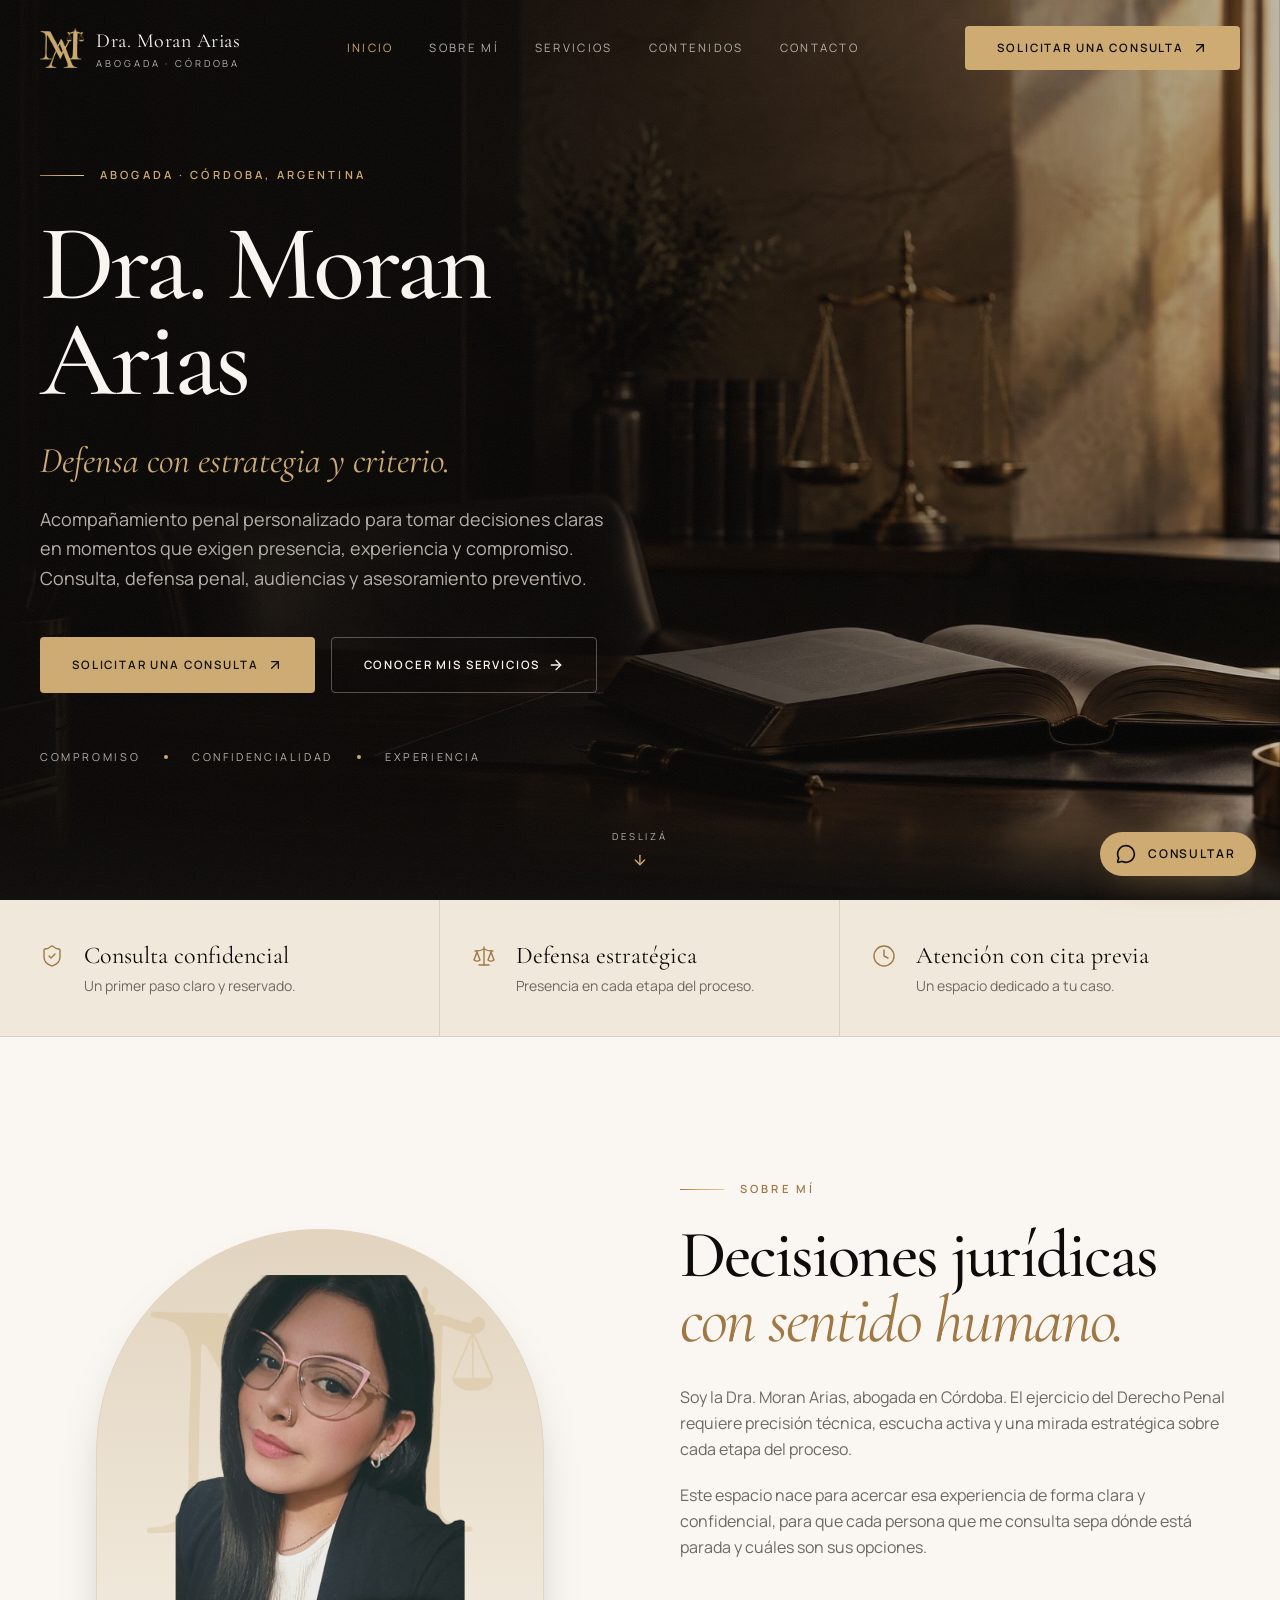
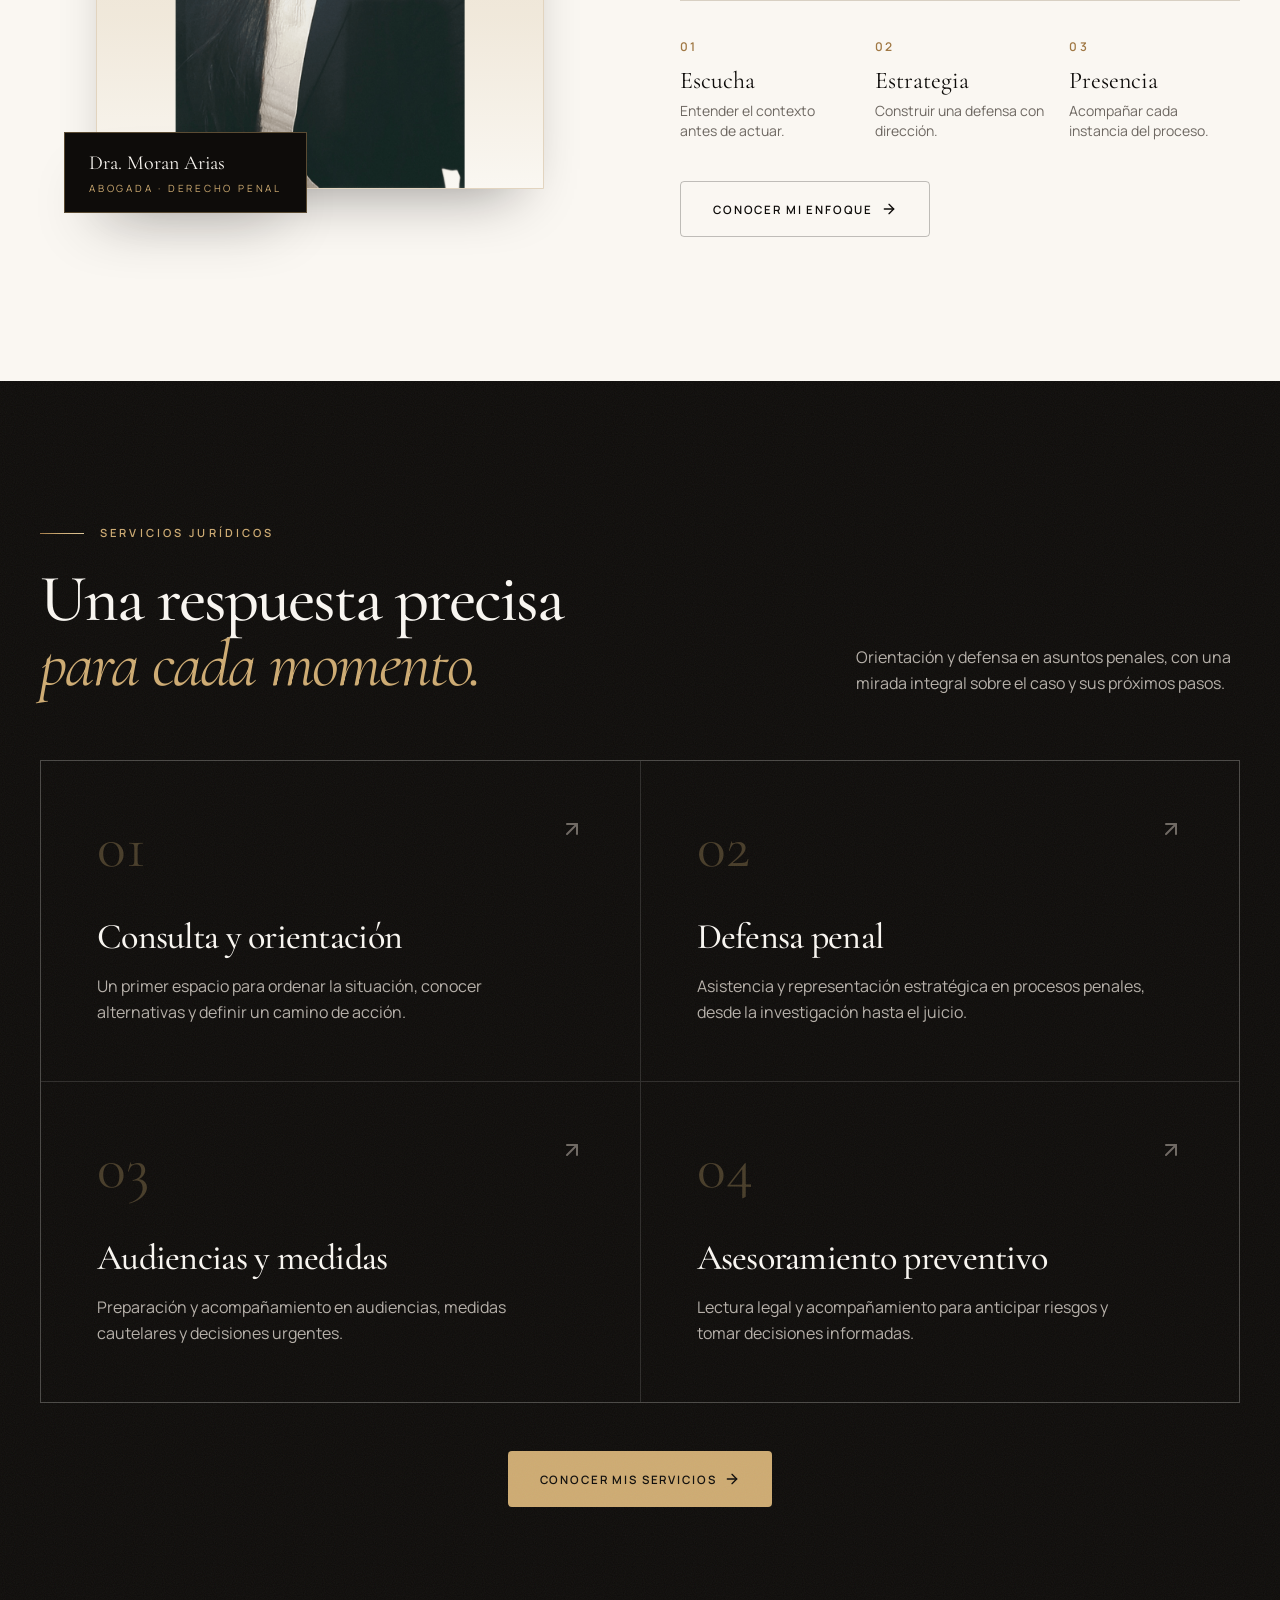
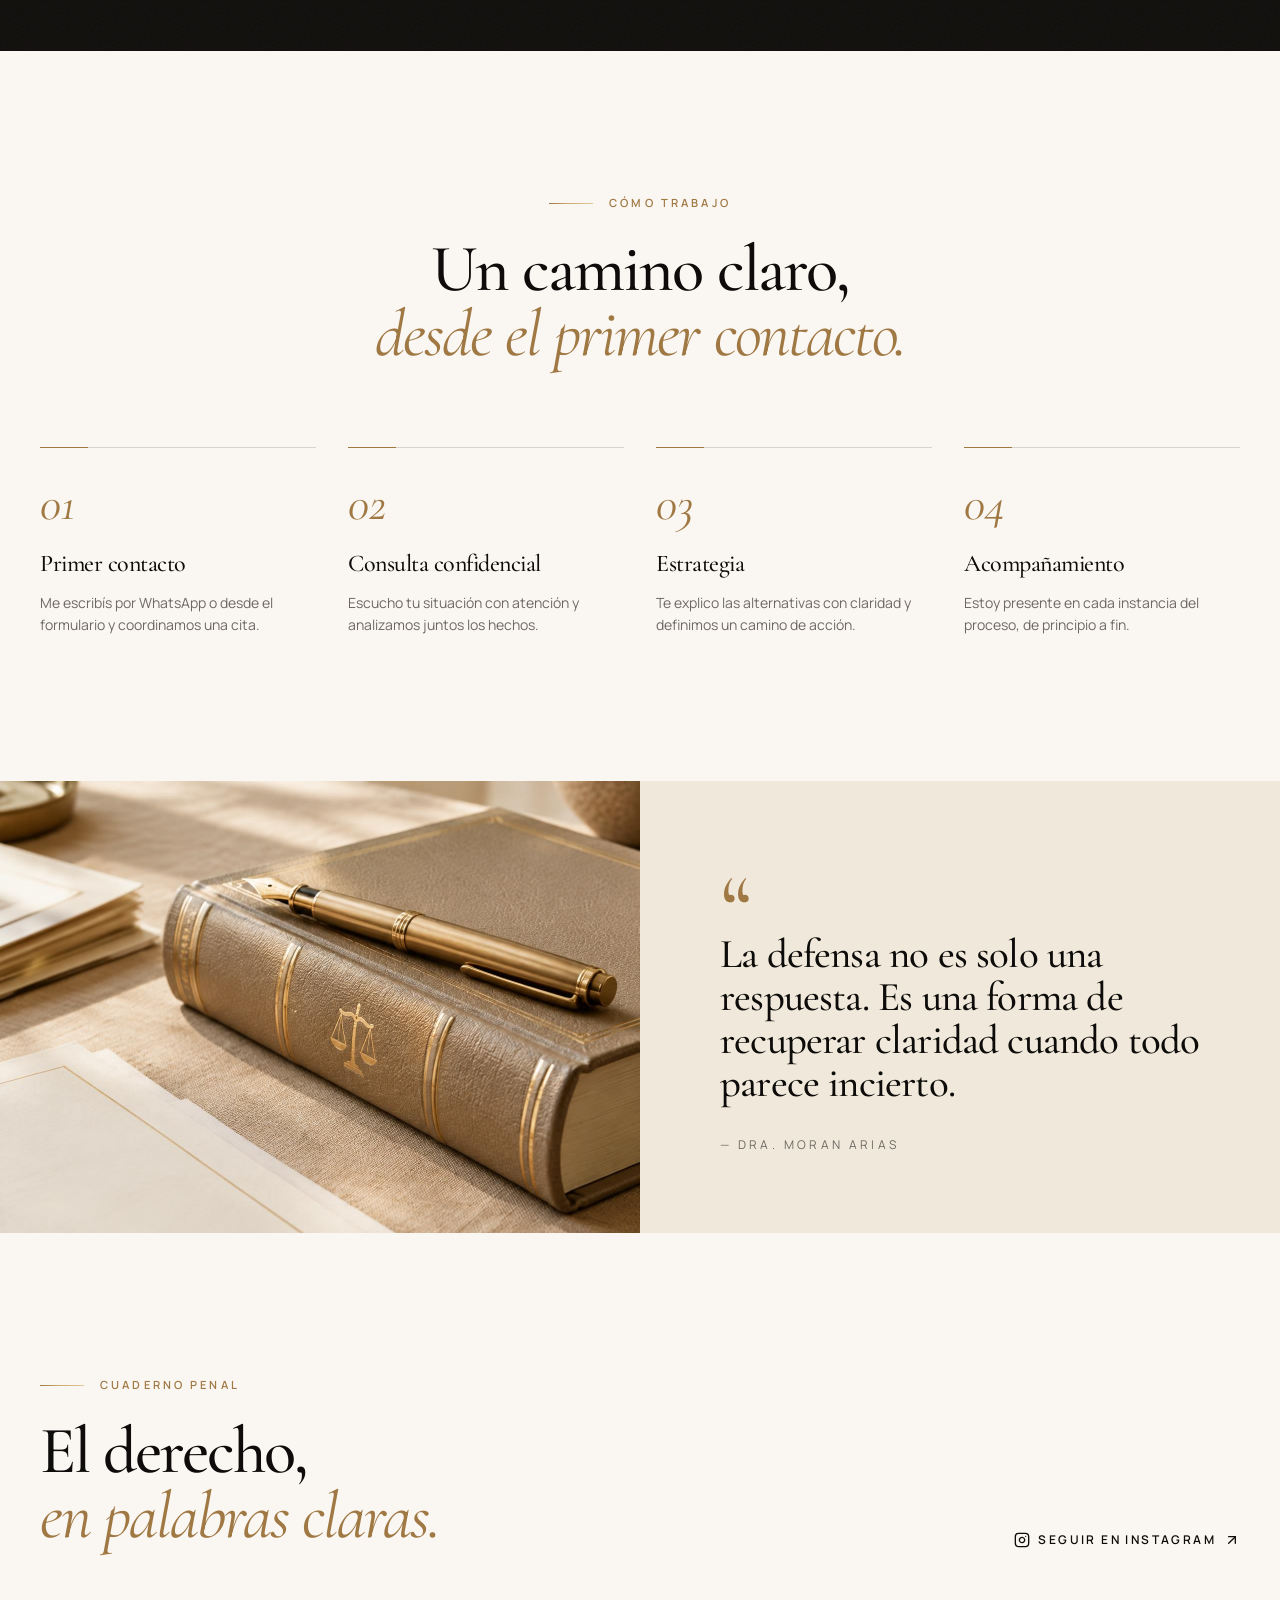
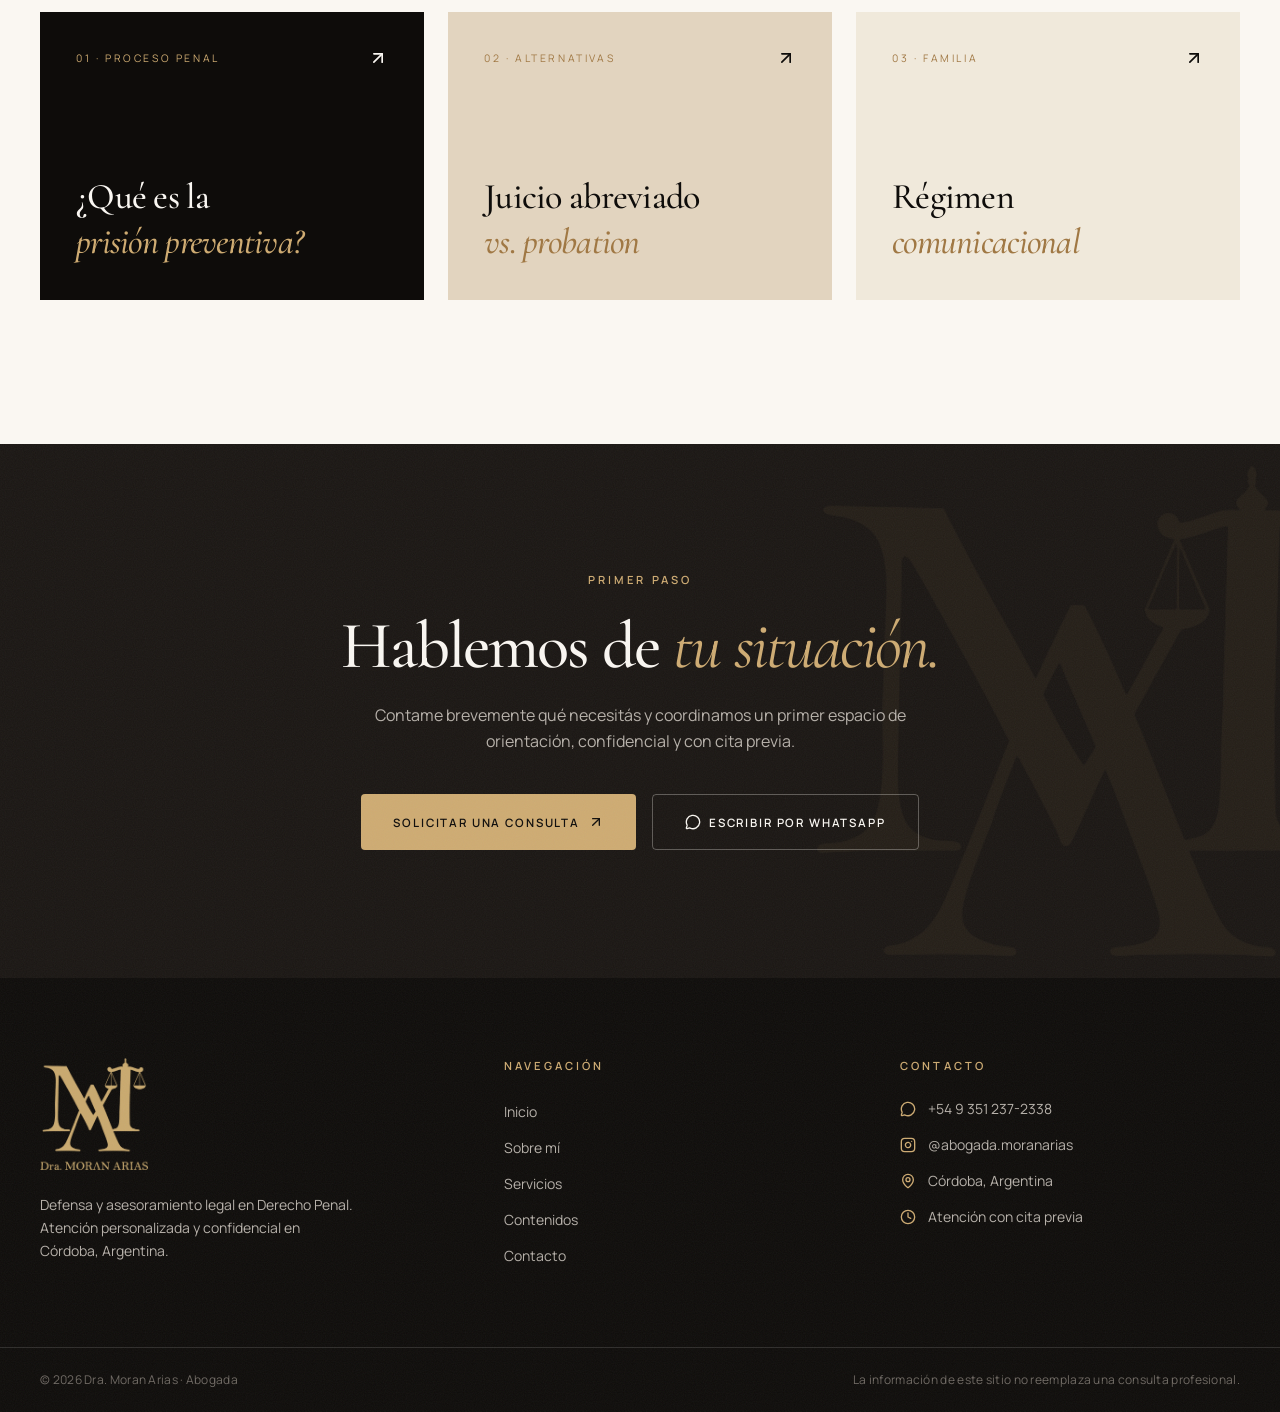
<file: index.html>
<!doctype html>
<!-- ===== PÁGINA: INICIO (index.html) =====
     Es la portada. Las secciones van de arriba hacia abajo en el mismo orden de este archivo.
     Acá no hay lógica: es HTML puro. Estilos en styles.css, interacciones en script.js.
     
     CÓMO LEER LAS CLASES (el sitio usa Tailwind, las clases van en class="..."):
     bg-ink / bg-paper / bg-sand ... color de fondo (negro cálido / blanco cálido / arena)
     text-gold / text-paper / text-ink / text-stone ... color del texto
     py-24 lg:py-36 ... espacio arriba y abajo (celular / pantallas grandes)
     px-6 lg:px-10 ... espacio a los costados
     mx-auto max-w-7xl ... contenido centrado con ancho máximo
     grid lg:grid-cols-[...] ... columnas (1 en celular, varias en pantalla grande)
     hidden lg:flex ... oculto en celular, visible en escritorio
     display-xl / display-lg / display-md ... tamaños de títulos grandes
     eyebrow ... texto chico dorado en mayúsculas (arriba de los títulos)
     reveal / animate-rise ... animación de aparición
     Los colores y tamaños reales están definidos en styles.css
-->
<html lang="es">
  <head>
    <!-- ===== HEAD: datos de la página (no se ven en pantalla) =====
         charset = acentos y ñ. viewport = que se vea bien en celular.
    -->
    <meta charset="utf-8" />
    <meta name="viewport" content="width=device-width, initial-scale=1" />
    <!-- ===== PRECARGA DE IMÁGENES =====
         Hace que el logo y la foto principal carguen más rápido.
    -->
    <link rel="preload" as="image" href="assets/monograma-dorado.png" />
    <link rel="preload" as="image" href="assets/hero-estudio.jpg" fetchpriority="high" />
    <!-- ===== ESTILOS =====
         styles.css tiene TODOS los estilos (colores, tamaños, animaciones).
    -->
    <link rel="stylesheet" href="styles.css" />
    <!-- ===== TIPOGRAFÍAS (Google Fonts) =====
         Cormorant Garamond = títulos (serif). Manrope = textos (sans).
         Si cambiás una fuente, también hay que cambiarla en styles.css (variables font-serif y font-sans).
    -->
    <link
      rel="stylesheet"
      href="https://fonts.googleapis.com/css2?family=Cormorant+Garamond:ital,wght@0,400;0,500;0,600;1,400;1,500&amp;family=Manrope:wght@300;400;500;600;700&amp;display=swap"
      data-precedence="default"
    />
    <!-- ===== TÍTULO Y DESCRIPCIÓN PARA GOOGLE / REDES =====
         title = texto de la pestaña y título en Google.
         description = frase que aparece debajo en los resultados.
         og:* y twitter:card = cómo se ve el link al compartirlo en WhatsApp o redes.
         theme-color = color de la barra del navegador en celular.
    -->
    <title>Dra. Moran Arias | Abogada penalista en Córdoba</title>
    <meta name="author" content="Dra. Moran Arias" />
    <meta name="theme-color" content="#141210" />
    <meta property="og:locale" content="es_AR" />
    <meta
      name="description"
      content="Defensa penal estratégica, asesoramiento y acompañamiento jurídico en Córdoba, Argentina. Solicitá una consulta confidencial con la Dra. Moran Arias."
    />
    <meta property="og:title" content="Dra. Moran Arias | Abogada penalista en Córdoba" />
    <meta
      property="og:description"
      content="Defensa con estrategia y criterio. Consulta confidencial con cita previa."
    />
    <meta property="og:type" content="website" />
    <meta name="twitter:card" content="summary_large_image" />
    <!-- ===== ÍCONO DE LA PESTAÑA (favicon) =====
    -->
    <link rel="icon" href="favicon.ico" type="image/x-icon" />
    <link rel="preconnect" href="https://fonts.googleapis.com" />
    <link rel="preconnect" href="https://fonts.gstatic.com" crossorigin="anonymous" />
  </head>
  <body>
    <!-- ===== HEADER (menú superior fijo) =====
         Es transparente arriba de todo y se vuelve oscuro al hacer scroll (lo maneja script.js).
         Contiene: logo, menú de escritorio, botón de consulta y botón hamburguesa para celular.
    -->
    <header class="fixed inset-x-0 top-0 z-50 transition-all duration-500 border-b border-transparent bg-transparent">
      <div class="mx-auto flex max-w-7xl items-center justify-between px-6 transition-all duration-500 lg:px-10 h-24">
        <!-- ===== LOGO + NOMBRE (lleva al inicio) =====
        -->
        <a
          class="flex items-center gap-3 active"
          aria-label="Dra. Moran Arias, inicio"
          href="index.html"
          data-status="active"
          aria-current="page"
          ><img src="assets/monograma-dorado.png" alt="" class="h-10 w-auto" width="445" height="402" /><span
            class="flex flex-col leading-none"
            ><span class="font-serif text-xl tracking-wide text-paper">Dra. Moran Arias</span
            ><span class="mt-1 text-[0.6rem] uppercase tracking-[0.3em] text-stone-light">Abogada · Córdoba</span></span
          ></a
        >
        <!-- ===== MENÚ DE ESCRITORIO =====
             Links a las 5 páginas. El de la página actual lleva data-status="active" (se pinta dorado).
             Si agregás una página nueva, sumá su link acá, en el pie de página (Navegación) y mové el 'active'.
             En celular este menú se oculta y script.js arma uno nuevo a partir de estos links.
        -->
        <nav class="hidden items-center gap-9 lg:flex" aria-label="Navegación principal">
          <a
            class="relative text-[0.72rem] uppercase tracking-[0.2em] text-stone-light transition-colors hover:text-gold data-[status=active]:text-gold active"
            href="index.html"
            data-status="active"
            aria-current="page"
            >Inicio</a
          ><a
            class="relative text-[0.72rem] uppercase tracking-[0.2em] text-stone-light transition-colors hover:text-gold data-[status=active]:text-gold"
            href="sobre-mi.html"
            >Sobre mí</a
          ><a
            class="relative text-[0.72rem] uppercase tracking-[0.2em] text-stone-light transition-colors hover:text-gold data-[status=active]:text-gold"
            href="servicios.html"
            >Servicios</a
          ><a
            class="relative text-[0.72rem] uppercase tracking-[0.2em] text-stone-light transition-colors hover:text-gold data-[status=active]:text-gold"
            href="contenidos.html"
            >Contenidos</a
          ><a
            class="relative text-[0.72rem] uppercase tracking-[0.2em] text-stone-light transition-colors hover:text-gold data-[status=active]:text-gold"
            href="contacto.html"
            >Contacto</a
          >
        </nav>
        <div class="hidden lg:block">
          <a
            class="inline-flex items-center justify-center gap-2 whitespace-nowrap cursor-pointer transition-all duration-300 focus-visible:outline-none focus-visible:ring-2 focus-visible:ring-ring focus-visible:ring-offset-2 disabled:pointer-events-none disabled:opacity-50 disabled:cursor-not-allowed [&amp;_svg]:pointer-events-none [&amp;_svg]:size-4 [&amp;_svg]:shrink-0 bg-gold text-ink uppercase tracking-[0.16em] text-[0.72rem] font-semibold hover:bg-gold-soft hover:-translate-y-0.5 hover:shadow-gold rounded-md px-8 h-11"
            href="contacto.html"
            >Solicitar una consulta
            <svg
              xmlns="http://www.w3.org/2000/svg"
              width="24"
              height="24"
              viewBox="0 0 24 24"
              fill="none"
              stroke="currentColor"
              stroke-width="2"
              stroke-linecap="round"
              stroke-linejoin="round"
              class="lucide lucide-arrow-up-right"
              aria-hidden="true"
            >
              <path d="M7 7h10v10"></path>
              <path d="M7 17 17 7"></path></svg
          ></a>
        </div>
        <!-- ===== BOTÓN HAMBURGUESA (solo celular) =====
             Al tocarlo, script.js despliega el menú móvil.
        -->
        <button type="button" class="p-2 text-paper lg:hidden" aria-label="Abrir menú" aria-expanded="false">
          <svg
            xmlns="http://www.w3.org/2000/svg"
            width="24"
            height="24"
            viewBox="0 0 24 24"
            fill="none"
            stroke="currentColor"
            stroke-width="2"
            stroke-linecap="round"
            stroke-linejoin="round"
            class="lucide lucide-menu size-6"
            aria-hidden="true"
          >
            <path d="M4 5h16"></path>
            <path d="M4 12h16"></path>
            <path d="M4 19h16"></path>
          </svg>
        </button>
      </div>
    </header>
    <!-- ===== CONTENIDO PRINCIPAL =====
         Cada <section> es un bloque horizontal de la página.
    -->
    <main>
      
      <!-- ===== SECCIÓN 1) HERO (portada) =====
           Foto de fondo (assets/hero-estudio.jpg), título 'Dra. Moran Arias', frase y botones.
           Para cambiar textos: editar lo que está entre las etiquetas. Para cambiar la foto: ver comentario de la imagen.
      -->
      <section class="grain relative flex min-h-[100svh] items-center overflow-hidden bg-ink text-paper">
        <!-- ===== IMAGEN: hero-estudio.jpg =====
             FOTO DE FONDO del encabezado. Para cambiarla: reemplazar el archivo en assets/ (mismo nombre) o cambiar el src.
        -->
        <img
          src="assets/hero-estudio.jpg"
          alt="Escritorio de un estudio jurídico con código abierto y balanza de la justicia"
          width="1920"
          height="1152"
          fetchpriority="high"
          class="animate-slow-zoom absolute inset-0 h-full w-full object-cover object-[70%_center]"
        />
        <!-- ===== Capa oscura degradada sobre la foto (para que se lea el texto) =====
             Se edita en styles.css: variable gradient-hero.
        -->
        <div class="bg-hero-overlay absolute inset-0"></div>
        <!-- ===== Degradado hacia abajo para fundir la foto con la siguiente sección =====
        -->
        <div class="bg-fade-up absolute inset-x-0 bottom-0 h-40"></div>
        <div class="relative mx-auto w-full max-w-7xl px-6 pb-28 pt-36 lg:px-10">
          <div class="max-w-3xl">
            <div class="animate-rise flex items-center gap-4">
              <span class="gold-rule"></span>
              <p class="eyebrow-light">
                Abogada ·
                Córdoba, Argentina
              </p>
            </div>
            <h1 class="animate-rise anim-delay-1 display-xl mt-8">Dra. Moran<br />Arias</h1>
            <p class="animate-rise anim-delay-2 mt-8 font-serif text-3xl italic text-gold sm:text-4xl">
              Defensa con estrategia y criterio.
            </p>
            <p class="animate-rise anim-delay-2 mt-6 max-w-xl text-base leading-relaxed text-stone-light sm:text-lg">
              Acompañamiento penal personalizado para tomar decisiones claras en momentos que exigen presencia,
              experiencia y compromiso. Consulta, defensa penal, audiencias y asesoramiento preventivo.
            </p>
            <div class="animate-rise anim-delay-3 mt-11 flex flex-col gap-4 sm:flex-row">
              <a
                class="inline-flex items-center justify-center gap-2 whitespace-nowrap rounded-md cursor-pointer transition-all duration-300 focus-visible:outline-none focus-visible:ring-2 focus-visible:ring-ring focus-visible:ring-offset-2 disabled:pointer-events-none disabled:opacity-50 disabled:cursor-not-allowed [&amp;_svg]:pointer-events-none [&amp;_svg]:size-4 [&amp;_svg]:shrink-0 bg-gold text-ink uppercase tracking-[0.16em] text-[0.72rem] font-semibold hover:bg-gold-soft hover:-translate-y-0.5 hover:shadow-gold h-14 px-8"
                href="contacto.html"
                >Solicitar una consulta
                <svg
                  xmlns="http://www.w3.org/2000/svg"
                  width="24"
                  height="24"
                  viewBox="0 0 24 24"
                  fill="none"
                  stroke="currentColor"
                  stroke-width="2"
                  stroke-linecap="round"
                  stroke-linejoin="round"
                  class="lucide lucide-arrow-up-right"
                  aria-hidden="true"
                >
                  <path d="M7 7h10v10"></path>
                  <path d="M7 17 17 7"></path></svg></a
              ><a
                class="inline-flex items-center justify-center gap-2 whitespace-nowrap rounded-md cursor-pointer transition-all duration-300 focus-visible:outline-none focus-visible:ring-2 focus-visible:ring-ring focus-visible:ring-offset-2 disabled:pointer-events-none disabled:opacity-50 disabled:cursor-not-allowed [&amp;_svg]:pointer-events-none [&amp;_svg]:size-4 [&amp;_svg]:shrink-0 border border-paper/30 bg-transparent text-paper uppercase tracking-[0.16em] text-[0.72rem] font-semibold hover:border-gold hover:text-gold h-14 px-8"
                href="servicios.html"
                >Conocer mis servicios
                <svg
                  xmlns="http://www.w3.org/2000/svg"
                  width="24"
                  height="24"
                  viewBox="0 0 24 24"
                  fill="none"
                  stroke="currentColor"
                  stroke-width="2"
                  stroke-linecap="round"
                  stroke-linejoin="round"
                  class="lucide lucide-arrow-right"
                  aria-hidden="true"
                >
                  <path d="M5 12h14"></path>
                  <path d="m12 5 7 7-7 7"></path></svg
              ></a>
            </div>
            <div
              class="animate-rise anim-delay-3 mt-14 flex flex-wrap items-center gap-x-6 gap-y-3 text-[0.62rem] sm:text-[0.68rem] uppercase tracking-[0.24em] text-stone-light"
            >
              <span class="flex items-center gap-6">Compromiso</span
              ><span class="flex items-center gap-6"
                ><span class="hidden size-1 rounded-full bg-gold sm:inline-block"></span>Confidencialidad</span
              ><span class="flex items-center gap-6"
                ><span class="hidden size-1 rounded-full bg-gold sm:inline-block"></span>Experiencia</span
              >
            </div>
          </div>
        </div>
        <div
          class="absolute bottom-8 left-1/2 hidden -translate-x-1/2 flex-col items-center gap-2 text-[0.6rem] uppercase tracking-[0.3em] text-stone-light md:flex"
        >
          Deslizá<svg
            xmlns="http://www.w3.org/2000/svg"
            width="24"
            height="24"
            viewBox="0 0 24 24"
            fill="none"
            stroke="currentColor"
            stroke-width="2"
            stroke-linecap="round"
            stroke-linejoin="round"
            class="lucide lucide-arrow-down size-4 animate-bounce text-gold"
            aria-hidden="true"
          >
            <path d="M12 5v14"></path>
            <path d="m19 12-7 7-7-7"></path>
          </svg>
        </div>
      </section>
      <!-- ===== SECCIÓN 2) FRANJA DE PUNTOS FUERTES =====
           Banda clara con 3 o 4 ideas cortas (Consulta confidencial, Defensa estratégica, etc.).
           Cada bloque tiene un título chico y una frase.
      -->
      <section class="border-b border-border bg-sand">
        <div
          class="mx-auto grid max-w-7xl divide-y divide-border px-6 md:grid-cols-3 md:divide-x md:divide-y-0 lg:px-10"
        >
          <div class="reveal flex items-start gap-5 py-10 md:px-8 md:first:pl-0">
            <svg
              xmlns="http://www.w3.org/2000/svg"
              width="24"
              height="24"
              viewBox="0 0 24 24"
              fill="none"
              stroke="currentColor"
              stroke-width="1.4"
              stroke-linecap="round"
              stroke-linejoin="round"
              class="lucide lucide-shield-check mt-1 size-6 shrink-0 text-gold-deep"
              aria-hidden="true"
            >
              <path
                d="M20 13c0 5-3.5 7.5-7.66 8.95a1 1 0 0 1-.67-.01C7.5 20.5 4 18 4 13V6a1 1 0 0 1 1-1c2 0 4.5-1.2 6.24-2.72a1.17 1.17 0 0 1 1.52 0C14.51 3.81 17 5 19 5a1 1 0 0 1 1 1z"
              ></path>
              <path d="m9 12 2 2 4-4"></path>
            </svg>
            <div>
              <p class="font-serif text-2xl text-ink">Consulta confidencial</p>
              <p class="mt-1 text-sm text-muted-foreground">Un primer paso claro y reservado.</p>
            </div>
          </div>
          <div class="reveal flex items-start gap-5 py-10 md:px-8 md:first:pl-0">
            <svg
              xmlns="http://www.w3.org/2000/svg"
              width="24"
              height="24"
              viewBox="0 0 24 24"
              fill="none"
              stroke="currentColor"
              stroke-width="1.4"
              stroke-linecap="round"
              stroke-linejoin="round"
              class="lucide lucide-scale mt-1 size-6 shrink-0 text-gold-deep"
              aria-hidden="true"
            >
              <path d="M12 3v18"></path>
              <path d="m19 8 3 8a5 5 0 0 1-6 0zV7"></path>
              <path d="M3 7h1a17 17 0 0 0 8-2 17 17 0 0 0 8 2h1"></path>
              <path d="m5 8 3 8a5 5 0 0 1-6 0zV7"></path>
              <path d="M7 21h10"></path>
            </svg>
            <div>
              <p class="font-serif text-2xl text-ink">Defensa estratégica</p>
              <p class="mt-1 text-sm text-muted-foreground">Presencia en cada etapa del proceso.</p>
            </div>
          </div>
          <div class="reveal flex items-start gap-5 py-10 md:px-8 md:first:pl-0">
            <svg
              xmlns="http://www.w3.org/2000/svg"
              width="24"
              height="24"
              viewBox="0 0 24 24"
              fill="none"
              stroke="currentColor"
              stroke-width="1.4"
              stroke-linecap="round"
              stroke-linejoin="round"
              class="lucide lucide-clock mt-1 size-6 shrink-0 text-gold-deep"
              aria-hidden="true"
            >
              <circle cx="12" cy="12" r="10"></circle>
              <path d="M12 6v6l4 2"></path>
            </svg>
            <div>
              <p class="font-serif text-2xl text-ink">Atención con cita previa</p>
              <p class="mt-1 text-sm text-muted-foreground">Un espacio dedicado a tu caso.</p>
            </div>
          </div>
        </div>
      </section>
      <!-- ===== SECCIÓN 3) SOBRE MÍ (resumen) =====
           Retrato a un lado (assets/moran-arias-retrato.png) y texto de presentación al otro.
           El botón lleva a sobre-mi.html.
      -->
      <section class="bg-background py-24 lg:py-36">
        <div class="mx-auto grid max-w-7xl items-center gap-20 px-6 lg:grid-cols-2 lg:px-10">
          <div class="reveal order-2 lg:order-1">
            <figure class="relative mx-auto w-full max-w-md">
              <div class="arch bg-arch shadow-elegant relative aspect-[4/5] overflow-hidden border border-beige">
                <!-- ===== IMAGEN: monograma-dorado.png =====
                     MONOGRAMA dorado del logo del menú superior.
                -->
                <img
                  src="assets/monograma-dorado.png"
                  alt=""
                  aria-hidden="true"
                  class="absolute left-1/2 top-[10%] w-[78%] -translate-x-1/2 opacity-25"
                  loading="lazy"
                /><img
                  src="assets/moranarias.png"
                  alt="Dra. Moran Arias, abogada en Córdoba"
                  width="291"
                  height="664"
                  loading="lazy"
                  class="absolute bottom-0 left-1/2 h-[92%] w-auto -translate-x-1/2 object-contain"
                />
              </div>
              <figcaption
                class="absolute -bottom-6 -left-4 border border-gold/40 bg-ink px-6 py-4 text-paper shadow-elegant sm:-left-8"
              >
                <span class="block font-serif text-xl">Dra. Moran Arias</span
                ><span class="mt-1 block text-[0.62rem] uppercase tracking-[0.28em] text-gold"
                  >Abogada · Derecho Penal</span
                >
              </figcaption>
            </figure>
          </div>
          <div class="order-1 lg:order-2">
            <div class="reveal">
              <div class="flex items-center gap-4">
                <span class="gold-rule"></span>
                <p class="eyebrow">Sobre mí</p>
              </div>
              <h2 class="display-lg mt-6 text-ink">
                Decisiones jurídicas<br /><em class="font-normal text-gold-deep">con sentido humano.</em>
              </h2>
            </div>
            <div class="reveal mt-8 space-y-5 text-base leading-relaxed text-muted-foreground">
              <p>
                Soy la Dra. Moran Arias, abogada en Córdoba. El ejercicio del Derecho Penal requiere precisión técnica,
                escucha activa y una mirada estratégica sobre cada etapa del proceso.
              </p>
              <p>
                Este espacio nace para acercar esa experiencia de forma clara y confidencial, para que cada persona que
                me consulta sepa dónde está parada y cuáles son sus opciones.
              </p>
            </div>
            <div class="reveal mt-10 grid gap-6 border-t border-border pt-8 sm:grid-cols-3">
              <div>
                <span class="text-xs font-semibold tracking-[0.2em] text-gold-deep">01</span>
                <p class="mt-2 font-serif text-2xl text-ink">Escucha</p>
                <p class="mt-1 text-sm text-muted-foreground">Entender el contexto antes de actuar.</p>
              </div>
              <div>
                <span class="text-xs font-semibold tracking-[0.2em] text-gold-deep">02</span>
                <p class="mt-2 font-serif text-2xl text-ink">Estrategia</p>
                <p class="mt-1 text-sm text-muted-foreground">Construir una defensa con dirección.</p>
              </div>
              <div>
                <span class="text-xs font-semibold tracking-[0.2em] text-gold-deep">03</span>
                <p class="mt-2 font-serif text-2xl text-ink">Presencia</p>
                <p class="mt-1 text-sm text-muted-foreground">Acompañar cada instancia del proceso.</p>
              </div>
            </div>
            <a
              class="inline-flex items-center justify-center gap-2 whitespace-nowrap rounded-md cursor-pointer transition-all duration-300 focus-visible:outline-none focus-visible:ring-2 focus-visible:ring-ring focus-visible:ring-offset-2 disabled:pointer-events-none disabled:opacity-50 disabled:cursor-not-allowed [&amp;_svg]:pointer-events-none [&amp;_svg]:size-4 [&amp;_svg]:shrink-0 border border-ink/25 bg-transparent text-ink uppercase tracking-[0.16em] text-[0.72rem] font-semibold hover:border-gold-deep hover:text-gold-deep h-14 px-8 reveal mt-10"
              href="sobre-mi.html"
              >Conocer mi enfoque
              <svg
                xmlns="http://www.w3.org/2000/svg"
                width="24"
                height="24"
                viewBox="0 0 24 24"
                fill="none"
                stroke="currentColor"
                stroke-width="2"
                stroke-linecap="round"
                stroke-linejoin="round"
                class="lucide lucide-arrow-right"
                aria-hidden="true"
              >
                <path d="M5 12h14"></path>
                <path d="m12 5 7 7-7 7"></path></svg
            ></a>
          </div>
        </div>
      </section>
      <!-- ===== SECCIÓN 4) SERVICIOS (resumen) =====
           Fondo oscuro con tarjetas numeradas (01, 02, 03...) de los servicios.
           Para agregar una tarjeta: copiar una completa y cambiar número, título y texto.
      -->
      <section class="grain bg-ink py-24 text-paper lg:py-36">
        <div class="mx-auto max-w-7xl px-6 lg:px-10">
          <div class="flex flex-col justify-between gap-8 lg:flex-row lg:items-end">
            <div class="reveal">
              <div class="flex items-center gap-4">
                <span class="gold-rule"></span>
                <p class="eyebrow-light">Servicios jurídicos</p>
              </div>
              <h2 class="display-lg mt-6 text-paper">
                Una respuesta precisa<br /><em class="font-normal text-gold">para cada momento.</em>
              </h2>
            </div>
            <p class="reveal max-w-sm leading-relaxed text-stone-light">
              Orientación y defensa en asuntos penales, con una mirada integral sobre el caso y sus próximos pasos.
            </p>
          </div>
          <div class="mt-16 grid gap-px overflow-hidden border border-ink-line bg-ink-line md:grid-cols-2">
            <a
              class="reveal group relative flex flex-col bg-ink p-10 transition-colors duration-500 hover:bg-ink-soft lg:p-14"
              href="/servicios#consulta"
              ><div class="flex items-start justify-between">
                <span class="font-serif text-6xl text-gold/30 transition-colors duration-500 group-hover:text-gold"
                  >01</span
                ><svg
                  xmlns="http://www.w3.org/2000/svg"
                  width="24"
                  height="24"
                  viewBox="0 0 24 24"
                  fill="none"
                  stroke="currentColor"
                  stroke-width="2"
                  stroke-linecap="round"
                  stroke-linejoin="round"
                  class="lucide lucide-arrow-up-right size-6 text-stone transition-all duration-500 group-hover:-translate-y-1 group-hover:translate-x-1 group-hover:text-gold"
                  aria-hidden="true"
                >
                  <path d="M7 7h10v10"></path>
                  <path d="M7 17 17 7"></path>
                </svg>
              </div>
              <h3 class="mt-10 font-serif text-3xl lg:text-4xl">Consulta y orientación</h3>
              <p class="mt-4 max-w-md leading-relaxed text-stone-light">
                Un primer espacio para ordenar la situación, conocer alternativas y definir un camino de acción.
              </p>
              <span
                class="bg-gold-gradient absolute bottom-0 left-0 h-px w-0 transition-all duration-700 group-hover:w-full"
              ></span></a
            ><a
              class="reveal group relative flex flex-col bg-ink p-10 transition-colors duration-500 hover:bg-ink-soft lg:p-14"
              href="/servicios#defensa-penal"
              ><div class="flex items-start justify-between">
                <span class="font-serif text-6xl text-gold/30 transition-colors duration-500 group-hover:text-gold"
                  >02</span
                ><svg
                  xmlns="http://www.w3.org/2000/svg"
                  width="24"
                  height="24"
                  viewBox="0 0 24 24"
                  fill="none"
                  stroke="currentColor"
                  stroke-width="2"
                  stroke-linecap="round"
                  stroke-linejoin="round"
                  class="lucide lucide-arrow-up-right size-6 text-stone transition-all duration-500 group-hover:-translate-y-1 group-hover:translate-x-1 group-hover:text-gold"
                  aria-hidden="true"
                >
                  <path d="M7 7h10v10"></path>
                  <path d="M7 17 17 7"></path>
                </svg>
              </div>
              <h3 class="mt-10 font-serif text-3xl lg:text-4xl">Defensa penal</h3>
              <p class="mt-4 max-w-md leading-relaxed text-stone-light">
                Asistencia y representación estratégica en procesos penales, desde la investigación hasta el juicio.
              </p>
              <span
                class="bg-gold-gradient absolute bottom-0 left-0 h-px w-0 transition-all duration-700 group-hover:w-full"
              ></span></a
            ><a
              class="reveal group relative flex flex-col bg-ink p-10 transition-colors duration-500 hover:bg-ink-soft lg:p-14"
              href="/servicios#audiencias"
              ><div class="flex items-start justify-between">
                <span class="font-serif text-6xl text-gold/30 transition-colors duration-500 group-hover:text-gold"
                  >03</span
                ><svg
                  xmlns="http://www.w3.org/2000/svg"
                  width="24"
                  height="24"
                  viewBox="0 0 24 24"
                  fill="none"
                  stroke="currentColor"
                  stroke-width="2"
                  stroke-linecap="round"
                  stroke-linejoin="round"
                  class="lucide lucide-arrow-up-right size-6 text-stone transition-all duration-500 group-hover:-translate-y-1 group-hover:translate-x-1 group-hover:text-gold"
                  aria-hidden="true"
                >
                  <path d="M7 7h10v10"></path>
                  <path d="M7 17 17 7"></path>
                </svg>
              </div>
              <h3 class="mt-10 font-serif text-3xl lg:text-4xl">Audiencias y medidas</h3>
              <p class="mt-4 max-w-md leading-relaxed text-stone-light">
                Preparación y acompañamiento en audiencias, medidas cautelares y decisiones urgentes.
              </p>
              <span
                class="bg-gold-gradient absolute bottom-0 left-0 h-px w-0 transition-all duration-700 group-hover:w-full"
              ></span></a
            ><a
              class="reveal group relative flex flex-col bg-ink p-10 transition-colors duration-500 hover:bg-ink-soft lg:p-14"
              href="/servicios#asesoramiento-preventivo"
              ><div class="flex items-start justify-between">
                <span class="font-serif text-6xl text-gold/30 transition-colors duration-500 group-hover:text-gold"
                  >04</span
                ><svg
                  xmlns="http://www.w3.org/2000/svg"
                  width="24"
                  height="24"
                  viewBox="0 0 24 24"
                  fill="none"
                  stroke="currentColor"
                  stroke-width="2"
                  stroke-linecap="round"
                  stroke-linejoin="round"
                  class="lucide lucide-arrow-up-right size-6 text-stone transition-all duration-500 group-hover:-translate-y-1 group-hover:translate-x-1 group-hover:text-gold"
                  aria-hidden="true"
                >
                  <path d="M7 7h10v10"></path>
                  <path d="M7 17 17 7"></path>
                </svg>
              </div>
              <h3 class="mt-10 font-serif text-3xl lg:text-4xl">Asesoramiento preventivo</h3>
              <p class="mt-4 max-w-md leading-relaxed text-stone-light">
                Lectura legal y acompañamiento para anticipar riesgos y tomar decisiones informadas.
              </p>
              <span
                class="bg-gold-gradient absolute bottom-0 left-0 h-px w-0 transition-all duration-700 group-hover:w-full"
              ></span
            ></a>
          </div>
          <div class="mt-12 flex justify-center">
            <a
              class="inline-flex items-center justify-center gap-2 whitespace-nowrap rounded-md cursor-pointer transition-all duration-300 focus-visible:outline-none focus-visible:ring-2 focus-visible:ring-ring focus-visible:ring-offset-2 disabled:pointer-events-none disabled:opacity-50 disabled:cursor-not-allowed [&amp;_svg]:pointer-events-none [&amp;_svg]:size-4 [&amp;_svg]:shrink-0 bg-gold text-ink uppercase tracking-[0.16em] text-[0.72rem] font-semibold hover:bg-gold-soft hover:-translate-y-0.5 hover:shadow-gold h-14 px-8"
              href="servicios.html"
              >Conocer mis servicios
              <svg
                xmlns="http://www.w3.org/2000/svg"
                width="24"
                height="24"
                viewBox="0 0 24 24"
                fill="none"
                stroke="currentColor"
                stroke-width="2"
                stroke-linecap="round"
                stroke-linejoin="round"
                class="lucide lucide-arrow-right"
                aria-hidden="true"
              >
                <path d="M5 12h14"></path>
                <path d="m12 5 7 7-7 7"></path></svg
            ></a>
          </div>
        </div>
      </section>
      <!-- ===== SECCIÓN 5) CÓMO TRABAJO =====
           Pasos numerados del proceso (primer contacto, estrategia, etc.).
           Cada paso es un bloque con número, título y descripción.
      -->
      <section class="bg-background py-24 lg:py-36">
        <div class="mx-auto max-w-7xl px-6 lg:px-10">
          <div class="reveal text-center">
            <div class="flex items-center gap-4 justify-center">
              <span class="gold-rule"></span>
              <p class="eyebrow">Cómo trabajo</p>
            </div>
            <h2 class="display-lg mt-6 text-ink">
              Un camino claro,<br /><em class="font-normal text-gold-deep">desde el primer contacto.</em>
            </h2>
          </div>
          <ol class="mt-20 grid gap-12 md:grid-cols-2 lg:grid-cols-4 lg:gap-8">
            <li class="reveal relative border-t border-ink/15 pt-8">
              <span class="absolute -top-px left-0 h-px w-12 bg-gold-deep"></span
              ><span class="font-serif text-5xl italic text-gold-deep">01</span>
              <h3 class="mt-5 font-serif text-2xl text-ink">Primer contacto</h3>
              <p class="mt-3 text-sm leading-relaxed text-muted-foreground">
                Me escribís por WhatsApp o desde el formulario y coordinamos una cita.
              </p>
            </li>
            <li class="reveal relative border-t border-ink/15 pt-8">
              <span class="absolute -top-px left-0 h-px w-12 bg-gold-deep"></span
              ><span class="font-serif text-5xl italic text-gold-deep">02</span>
              <h3 class="mt-5 font-serif text-2xl text-ink">Consulta confidencial</h3>
              <p class="mt-3 text-sm leading-relaxed text-muted-foreground">
                Escucho tu situación con atención y analizamos juntos los hechos.
              </p>
            </li>
            <li class="reveal relative border-t border-ink/15 pt-8">
              <span class="absolute -top-px left-0 h-px w-12 bg-gold-deep"></span
              ><span class="font-serif text-5xl italic text-gold-deep">03</span>
              <h3 class="mt-5 font-serif text-2xl text-ink">Estrategia</h3>
              <p class="mt-3 text-sm leading-relaxed text-muted-foreground">
                Te explico las alternativas con claridad y definimos un camino de acción.
              </p>
            </li>
            <li class="reveal relative border-t border-ink/15 pt-8">
              <span class="absolute -top-px left-0 h-px w-12 bg-gold-deep"></span
              ><span class="font-serif text-5xl italic text-gold-deep">04</span>
              <h3 class="mt-5 font-serif text-2xl text-ink">Acompañamiento</h3>
              <p class="mt-3 text-sm leading-relaxed text-muted-foreground">
                Estoy presente en cada instancia del proceso, de principio a fin.
              </p>
            </li>
          </ol>
        </div>
      </section>
      <!-- ===== SECCIÓN 6) FRASE DESTACADA =====
           Foto de documentos (assets/detalle-documentos.jpg) con una cita grande de la Dra.
      -->
      <section class="bg-sand">
        <div class="grid items-stretch lg:grid-cols-2">
          <div class="relative min-h-[22rem] overflow-hidden">
            <!-- ===== IMAGEN: detalle-documentos.jpg =====
                 FOTO DE DETALLE (documentos). Para cambiarla: reemplazar el archivo en assets/ o cambiar el src.
            -->
            <img
              src="assets/detalle-documentos.jpg"
              alt="Código legal y pluma dorada sobre un escritorio"
              width="1280"
              height="1600"
              loading="lazy"
              class="absolute inset-0 h-full w-full object-cover"
            />
          </div>
          <div class="reveal flex max-w-2xl flex-col justify-center px-6 py-20 lg:px-20">
            <span class="font-serif text-8xl leading-none text-gold-deep">“</span>
            <blockquote class="display-md -mt-6 text-ink">
              La defensa no es solo una respuesta. Es una forma de recuperar claridad cuando todo parece incierto.
            </blockquote>
            <p class="mt-8 text-xs uppercase tracking-[0.28em] text-muted-foreground">— Dra. Moran Arias</p>
          </div>
        </div>
      </section>
      <!-- ===== SECCIÓN 7) CONTENIDOS (Cuaderno penal) =====
           Tarjetas de temas que llevan a Instagram. Cada tarjeta es un link.
           Para que apunte a una publicación puntual, cambiar la URL de instagram.com dentro de cada link.
      -->
      <section class="bg-background py-24 lg:py-36">
        <div class="mx-auto max-w-7xl px-6 lg:px-10">
          <div class="flex flex-col justify-between gap-8 lg:flex-row lg:items-end">
            <div class="reveal">
              <div class="flex items-center gap-4">
                <span class="gold-rule"></span>
                <p class="eyebrow">Cuaderno penal</p>
              </div>
              <h2 class="display-lg mt-6 text-ink">
                El derecho,<br /><em class="font-normal text-gold-deep">en palabras claras.</em>
              </h2>
            </div>
            <!-- ===== LINK A INSTAGRAM =====
                 Para llevar a una publicación puntual, reemplazar la URL por la del post.
            -->
            <a
              href="https://www.instagram.com/abogada.moranarias/"
              target="_blank"
              rel="noreferrer"
              class="reveal flex items-center gap-2 text-xs font-semibold uppercase tracking-[0.2em] text-ink transition-colors hover:text-gold-deep"
              ><svg
                xmlns="http://www.w3.org/2000/svg"
                width="24"
                height="24"
                viewBox="0 0 24 24"
                fill="none"
                stroke="currentColor"
                stroke-width="2"
                stroke-linecap="round"
                stroke-linejoin="round"
                class="lucide lucide-instagram size-4"
                aria-hidden="true"
              >
                <rect width="20" height="20" x="2" y="2" rx="5" ry="5"></rect>
                <path d="M16 11.37A4 4 0 1 1 12.63 8 4 4 0 0 1 16 11.37z"></path>
                <line x1="17.5" x2="17.51" y1="6.5" y2="6.5"></line>
              </svg>
              Seguir en Instagram
              <svg
                xmlns="http://www.w3.org/2000/svg"
                width="24"
                height="24"
                viewBox="0 0 24 24"
                fill="none"
                stroke="currentColor"
                stroke-width="2"
                stroke-linecap="round"
                stroke-linejoin="round"
                class="lucide lucide-arrow-up-right size-4"
                aria-hidden="true"
              >
                <path d="M7 7h10v10"></path>
                <path d="M7 17 17 7"></path></svg
            ></a>
          </div>
          <div class="mt-16 grid gap-6 md:grid-cols-3">
            <!-- ===== LINK A INSTAGRAM =====
                 Para llevar a una publicación puntual, reemplazar la URL por la del post.
            -->
            <a
              href="https://www.instagram.com/abogada.moranarias/"
              target="_blank"
              rel="noreferrer"
              class="reveal group flex min-h-72 flex-col justify-between p-9 transition-all duration-500 hover:-translate-y-1 hover:shadow-elegant bg-ink text-paper"
              ><div class="flex items-center justify-between">
                <span class="text-[0.65rem] uppercase tracking-[0.25em] text-gold"
                  >01
                  ·
                  Proceso penal</span
                ><svg
                  xmlns="http://www.w3.org/2000/svg"
                  width="24"
                  height="24"
                  viewBox="0 0 24 24"
                  fill="none"
                  stroke="currentColor"
                  stroke-width="2"
                  stroke-linecap="round"
                  stroke-linejoin="round"
                  class="lucide lucide-arrow-up-right size-5 transition-transform duration-500 group-hover:-translate-y-1 group-hover:translate-x-1"
                  aria-hidden="true"
                >
                  <path d="M7 7h10v10"></path>
                  <path d="M7 17 17 7"></path>
                </svg>
              </div>
              <h3 class="font-serif text-4xl leading-tight">
                ¿Qué es la<br /><em class="text-gold">prisión preventiva?</em>
              </h3></a
            ><a
              href="https://www.instagram.com/abogada.moranarias/"
              target="_blank"
              rel="noreferrer"
              class="reveal group flex min-h-72 flex-col justify-between p-9 transition-all duration-500 hover:-translate-y-1 hover:shadow-elegant bg-beige text-ink"
              ><div class="flex items-center justify-between">
                <span class="text-[0.65rem] uppercase tracking-[0.25em] text-gold-deep"
                  >02
                  ·
                  Alternativas</span
                ><svg
                  xmlns="http://www.w3.org/2000/svg"
                  width="24"
                  height="24"
                  viewBox="0 0 24 24"
                  fill="none"
                  stroke="currentColor"
                  stroke-width="2"
                  stroke-linecap="round"
                  stroke-linejoin="round"
                  class="lucide lucide-arrow-up-right size-5 transition-transform duration-500 group-hover:-translate-y-1 group-hover:translate-x-1"
                  aria-hidden="true"
                >
                  <path d="M7 7h10v10"></path>
                  <path d="M7 17 17 7"></path>
                </svg>
              </div>
              <h3 class="font-serif text-4xl leading-tight">
                Juicio abreviado<br /><em class="text-gold-deep">vs. probation</em>
              </h3></a
            ><a
              href="https://www.instagram.com/abogada.moranarias/"
              target="_blank"
              rel="noreferrer"
              class="reveal group flex min-h-72 flex-col justify-between p-9 transition-all duration-500 hover:-translate-y-1 hover:shadow-elegant bg-sand text-ink"
              ><div class="flex items-center justify-between">
                <span class="text-[0.65rem] uppercase tracking-[0.25em] text-gold-deep"
                  >03
                  ·
                  Familia</span
                ><svg
                  xmlns="http://www.w3.org/2000/svg"
                  width="24"
                  height="24"
                  viewBox="0 0 24 24"
                  fill="none"
                  stroke="currentColor"
                  stroke-width="2"
                  stroke-linecap="round"
                  stroke-linejoin="round"
                  class="lucide lucide-arrow-up-right size-5 transition-transform duration-500 group-hover:-translate-y-1 group-hover:translate-x-1"
                  aria-hidden="true"
                >
                  <path d="M7 7h10v10"></path>
                  <path d="M7 17 17 7"></path>
                </svg>
              </div>
              <h3 class="font-serif text-4xl leading-tight">
                Régimen<br /><em class="text-gold-deep">comunicacional</em>
              </h3></a
            >
          </div>
        </div>
      </section>
      <!-- ===== SECCIÓN 8) LLAMADO FINAL A LA ACCIÓN =====
           Bloque 'Hablemos de tu situación' con botón de WhatsApp y botón a contacto.html.
           Es el mismo bloque que aparece al final de las otras páginas.
      -->
      <section class="grain relative overflow-hidden bg-ink-soft py-24 text-paper lg:py-32">
        <!-- ===== IMAGEN: monograma-dorado.png =====
             MONOGRAMA dorado del logo del menú superior.
        -->
        <img
          src="assets/monograma-dorado.png"
          alt=""
          aria-hidden="true"
          loading="lazy"
          class="pointer-events-none absolute -right-20 top-1/2 w-[34rem] -translate-y-1/2 opacity-[0.06]"
        />
        <div class="relative mx-auto max-w-4xl px-6 text-center">
          <div class="reveal">
            <p class="eyebrow-light">Primer paso</p>
            <h2 class="display-lg mt-6">Hablemos de <em class="font-normal text-gold">tu situación.</em></h2>
            <p class="mx-auto mt-6 max-w-xl leading-relaxed text-stone-light">
              Contame brevemente qué necesitás y coordinamos un primer espacio de orientación, confidencial y con cita
              previa.
            </p>
            <div class="mt-10 flex flex-col items-center justify-center gap-4 sm:flex-row">
              <a
                class="inline-flex items-center justify-center gap-2 whitespace-nowrap rounded-md cursor-pointer transition-all duration-300 focus-visible:outline-none focus-visible:ring-2 focus-visible:ring-ring focus-visible:ring-offset-2 disabled:pointer-events-none disabled:opacity-50 disabled:cursor-not-allowed [&amp;_svg]:pointer-events-none [&amp;_svg]:size-4 [&amp;_svg]:shrink-0 bg-gold text-ink uppercase tracking-[0.16em] text-[0.72rem] font-semibold hover:bg-gold-soft hover:-translate-y-0.5 hover:shadow-gold h-14 px-8"
                href="contacto.html"
                >Solicitar una consulta
                <svg
                  xmlns="http://www.w3.org/2000/svg"
                  width="24"
                  height="24"
                  viewBox="0 0 24 24"
                  fill="none"
                  stroke="currentColor"
                  stroke-width="2"
                  stroke-linecap="round"
                  stroke-linejoin="round"
                  class="lucide lucide-arrow-up-right"
                  aria-hidden="true"
                >
                  <path d="M7 7h10v10"></path>
                  <path d="M7 17 17 7"></path></svg></a
              ><a
                href="https://wa.me/5493512372338?text=Hola%20Dra.%20Moran%20Arias%2C%20quisiera%20solicitar%20una%20consulta."
                target="_blank"
                rel="noreferrer"
                class="inline-flex items-center justify-center gap-2 whitespace-nowrap rounded-md cursor-pointer transition-all duration-300 focus-visible:outline-none focus-visible:ring-2 focus-visible:ring-ring focus-visible:ring-offset-2 disabled:pointer-events-none disabled:opacity-50 disabled:cursor-not-allowed [&amp;_svg]:pointer-events-none [&amp;_svg]:size-4 [&amp;_svg]:shrink-0 border border-paper/30 bg-transparent text-paper uppercase tracking-[0.16em] text-[0.72rem] font-semibold hover:border-gold hover:text-gold h-14 px-8"
                ><svg
                  xmlns="http://www.w3.org/2000/svg"
                  width="24"
                  height="24"
                  viewBox="0 0 24 24"
                  fill="none"
                  stroke="currentColor"
                  stroke-width="2"
                  stroke-linecap="round"
                  stroke-linejoin="round"
                  class="lucide lucide-message-circle"
                  aria-hidden="true"
                >
                  <path
                    d="M2.992 16.342a2 2 0 0 1 .094 1.167l-1.065 3.29a1 1 0 0 0 1.236 1.168l3.413-.998a2 2 0 0 1 1.099.092 10 10 0 1 0-4.777-4.719"
                  ></path>
                </svg>
                Escribir por WhatsApp</a
              >
            </div>
          </div>
        </div>
      </section>
      
    </main>
    <!-- ===== FOOTER (pie de página) =====
         Tres columnas: logo + descripción, navegación y datos de contacto.
         El año del copyright está escrito a mano en el texto (© 2026).
    -->
    <footer class="grain bg-ink text-paper">
      <div class="mx-auto grid max-w-7xl gap-14 px-6 py-20 lg:grid-cols-[1.2fr_1fr_1fr] lg:px-10">
        <div>
          <!-- ===== IMAGEN: logo-dorado.png =====
               LOGO dorado del pie de página.
          -->
          <img
            src="assets/logo-dorado.png"
            alt="Dra. Moran Arias"
            class="h-28 w-auto"
            width="464"
            height="482"
            loading="lazy"
          />
          <p class="mt-6 max-w-xs text-sm leading-relaxed text-stone-light">
            Defensa y asesoramiento legal en Derecho Penal. Atención personalizada y confidencial en Córdoba, Argentina.
          </p>
        </div>
        <div>
          <p class="eyebrow-light">Navegación</p>
          <ul class="mt-6 space-y-3">
            <li>
              <a
                class="text-sm text-stone-light transition-colors hover:text-gold active"
                href="index.html"
                data-status="active"
                aria-current="page"
                >Inicio</a
              >
            </li>
            <li>
              <a class="text-sm text-stone-light transition-colors hover:text-gold" href="sobre-mi.html">Sobre mí</a>
            </li>
            <li>
              <a class="text-sm text-stone-light transition-colors hover:text-gold" href="servicios.html">Servicios</a>
            </li>
            <li>
              <a class="text-sm text-stone-light transition-colors hover:text-gold" href="contenidos.html"
                >Contenidos</a
              >
            </li>
            <li>
              <!-- ===== LINK A WHATSAPP =====
                   El número va sin + ni espacios (54 9 351 237-2338 = 5493512372338).
                   El texto después de ?text= es el mensaje prellenado (está codificado, %20 = espacio).
              -->
              <a class="text-sm text-stone-light transition-colors hover:text-gold" href="contacto.html">Contacto</a>
            </li>
          </ul>
        </div>
        <div>
          <p class="eyebrow-light">Contacto</p>
          <ul class="mt-6 space-y-4 text-sm text-stone-light">
            <li>
              <!-- ===== LINK A WHATSAPP =====
                   El número va sin + ni espacios (54 9 351 237-2338 = 5493512372338).
                   El texto después de ?text= es el mensaje prellenado (está codificado, %20 = espacio).
              -->
              <a
                href="https://wa.me/5493512372338?text=Hola%20Dra.%20Moran%20Arias%2C%20quisiera%20solicitar%20una%20consulta."
                target="_blank"
                rel="noreferrer"
                class="flex items-center gap-3 transition-colors hover:text-gold"
                ><svg
                  xmlns="http://www.w3.org/2000/svg"
                  width="24"
                  height="24"
                  viewBox="0 0 24 24"
                  fill="none"
                  stroke="currentColor"
                  stroke-width="2"
                  stroke-linecap="round"
                  stroke-linejoin="round"
                  class="lucide lucide-message-circle size-4 text-gold"
                  aria-hidden="true"
                >
                  <path
                    d="M2.992 16.342a2 2 0 0 1 .094 1.167l-1.065 3.29a1 1 0 0 0 1.236 1.168l3.413-.998a2 2 0 0 1 1.099.092 10 10 0 1 0-4.777-4.719"
                  ></path>
                </svg>
                +54 9 351 237-2338</a
              >
            </li>
            <li>
              <!-- ===== LINK A INSTAGRAM =====
                   Para llevar a una publicación puntual, reemplazar la URL por la del post.
              -->
              <a
                href="https://www.instagram.com/abogada.moranarias/"
                target="_blank"
                rel="noreferrer"
                class="flex items-center gap-3 transition-colors hover:text-gold"
                ><svg
                  xmlns="http://www.w3.org/2000/svg"
                  width="24"
                  height="24"
                  viewBox="0 0 24 24"
                  fill="none"
                  stroke="currentColor"
                  stroke-width="2"
                  stroke-linecap="round"
                  stroke-linejoin="round"
                  class="lucide lucide-instagram size-4 text-gold"
                  aria-hidden="true"
                >
                  <rect width="20" height="20" x="2" y="2" rx="5" ry="5"></rect>
                  <path d="M16 11.37A4 4 0 1 1 12.63 8 4 4 0 0 1 16 11.37z"></path>
                  <line x1="17.5" x2="17.51" y1="6.5" y2="6.5"></line>
                </svg>
                @abogada.moranarias</a
              >
            </li>
            <li class="flex items-center gap-3">
              <svg
                xmlns="http://www.w3.org/2000/svg"
                width="24"
                height="24"
                viewBox="0 0 24 24"
                fill="none"
                stroke="currentColor"
                stroke-width="2"
                stroke-linecap="round"
                stroke-linejoin="round"
                class="lucide lucide-map-pin size-4 text-gold"
                aria-hidden="true"
              >
                <path
                  d="M20 10c0 4.993-5.539 10.193-7.399 11.799a1 1 0 0 1-1.202 0C9.539 20.193 4 14.993 4 10a8 8 0 0 1 16 0"
                ></path>
                <circle cx="12" cy="10" r="3"></circle>
              </svg>
              Córdoba, Argentina
            </li>
            <li class="flex items-center gap-3">
              <svg
                xmlns="http://www.w3.org/2000/svg"
                width="24"
                height="24"
                viewBox="0 0 24 24"
                fill="none"
                stroke="currentColor"
                stroke-width="2"
                stroke-linecap="round"
                stroke-linejoin="round"
                class="lucide lucide-clock size-4 text-gold"
                aria-hidden="true"
              >
                <circle cx="12" cy="12" r="10"></circle>
                <path d="M12 6v6l4 2"></path>
              </svg>
              Atención
              con cita previa
            </li>
          </ul>
        </div>
      </div>
      <div class="border-t border-ink-line">
        <div
          class="mx-auto flex max-w-7xl flex-col gap-2 px-6 py-6 text-xs tracking-wide text-stone sm:flex-row sm:items-center sm:justify-between lg:px-10"
        >
          <span
            >©
            2026
            Dra. Moran Arias · Abogada</span
          ><span>La información de este sitio no reemplaza una consulta profesional.</span>
        </div>
      </div>
    </footer>
    <!-- ===== BOTÓN FLOTANTE DE WHATSAPP (siempre visible abajo a la derecha) =====
         Mismo link que el resto: el número está en la URL wa.me/5493512372338.
         Para cambiar el número, reemplazarlo en TODOS los archivos .html y en script.js (buscar y reemplazar).
    -->
    <a
      href="https://wa.me/5493512372338?text=Hola%20Dra.%20Moran%20Arias%2C%20quisiera%20solicitar%20una%20consulta."
      target="_blank"
      rel="noreferrer"
      aria-label="Escribir por WhatsApp"
      class="group fixed bottom-6 right-6 z-40 flex items-center gap-3 rounded-full bg-gold py-3 pl-4 pr-4 text-ink shadow-gold transition-all duration-300 hover:-translate-y-1 hover:bg-gold-soft sm:pr-5"
      ><svg
        xmlns="http://www.w3.org/2000/svg"
        width="24"
        height="24"
        viewBox="0 0 24 24"
        fill="none"
        stroke="currentColor"
        stroke-width="2"
        stroke-linecap="round"
        stroke-linejoin="round"
        class="lucide lucide-message-circle size-5"
        aria-hidden="true"
      >
        <path
          d="M2.992 16.342a2 2 0 0 1 .094 1.167l-1.065 3.29a1 1 0 0 0 1.236 1.168l3.413-.998a2 2 0 0 1 1.099.092 10 10 0 1 0-4.777-4.719"
        ></path></svg
      ><span class="hidden text-xs font-semibold uppercase tracking-[0.16em] sm:inline">Consultar</span></a
    >
    <!-- ===== JAVASCRIPT =====
         Menú móvil, acordeón de preguntas y formulario → WhatsApp.
         Va al final del body para que cargue después de todo el contenido.
    -->
    <script src="script.js"></script>
  </body>
</html>
</file>
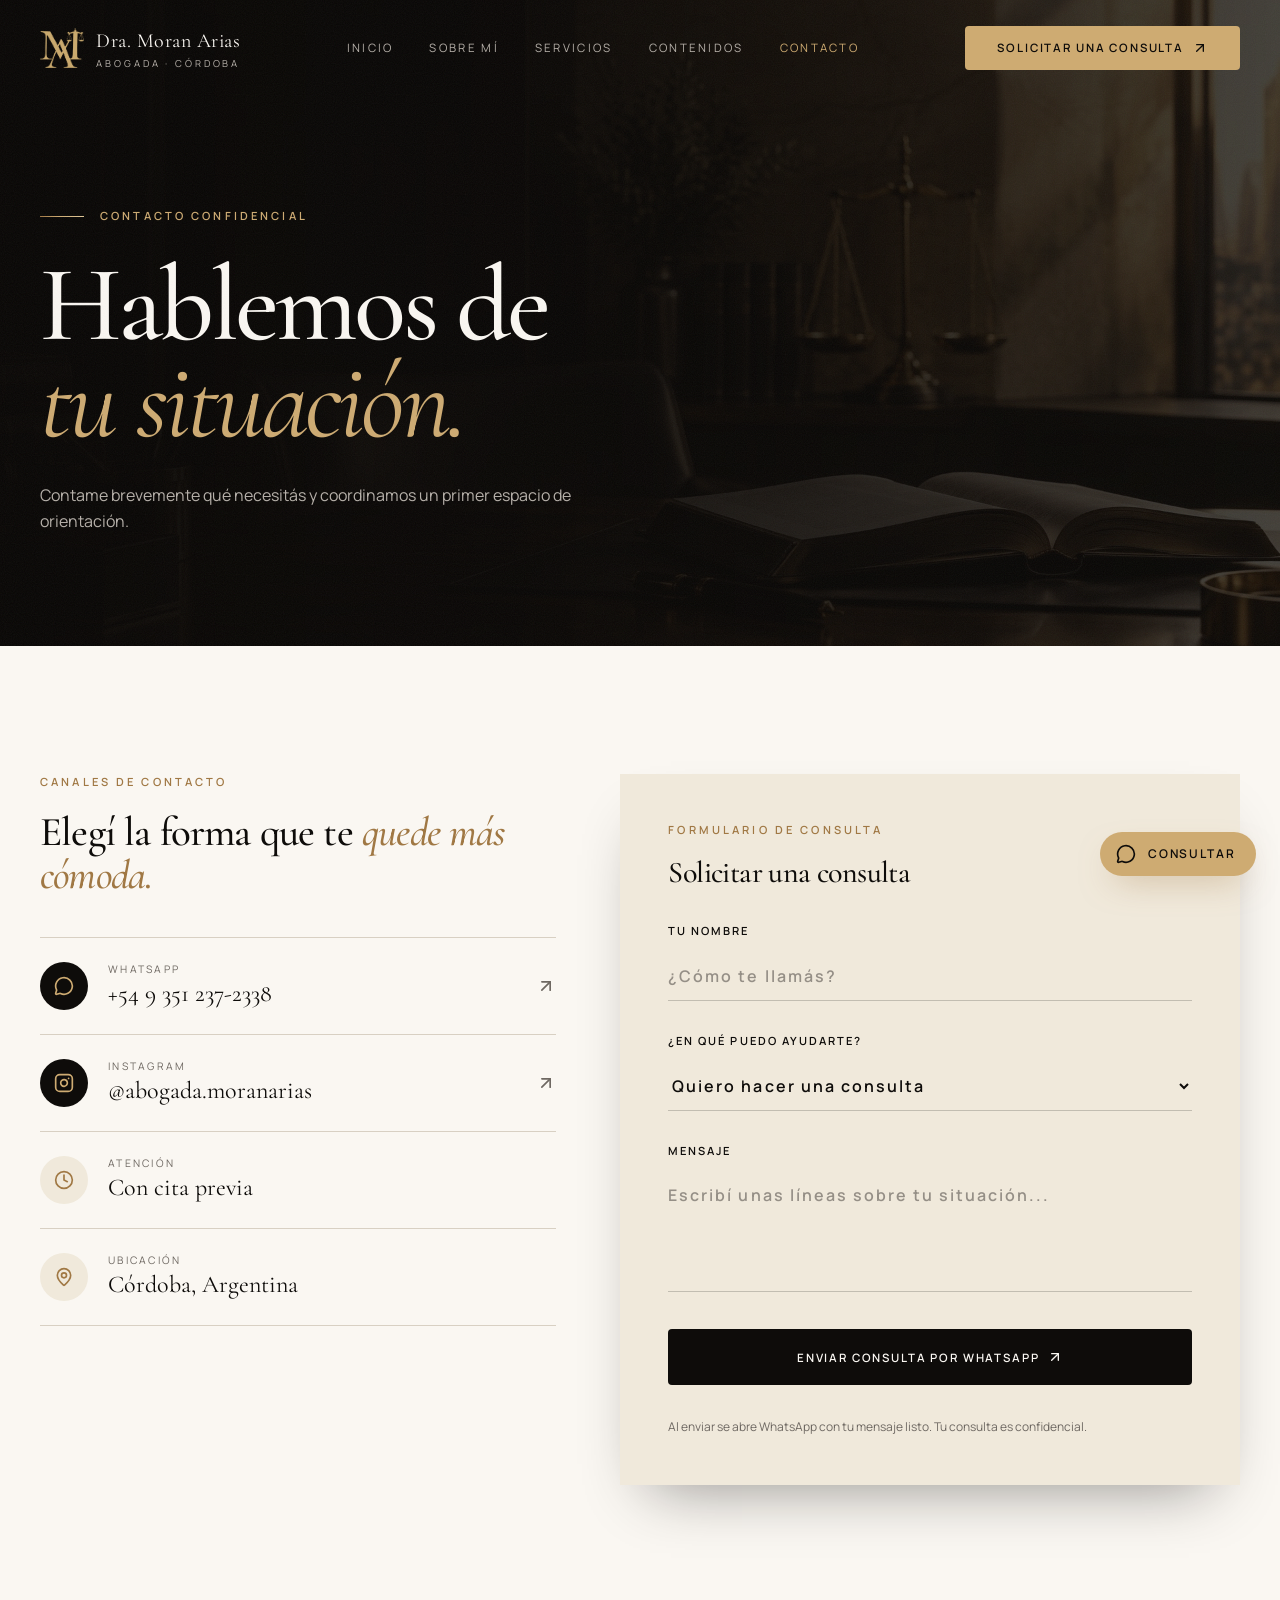
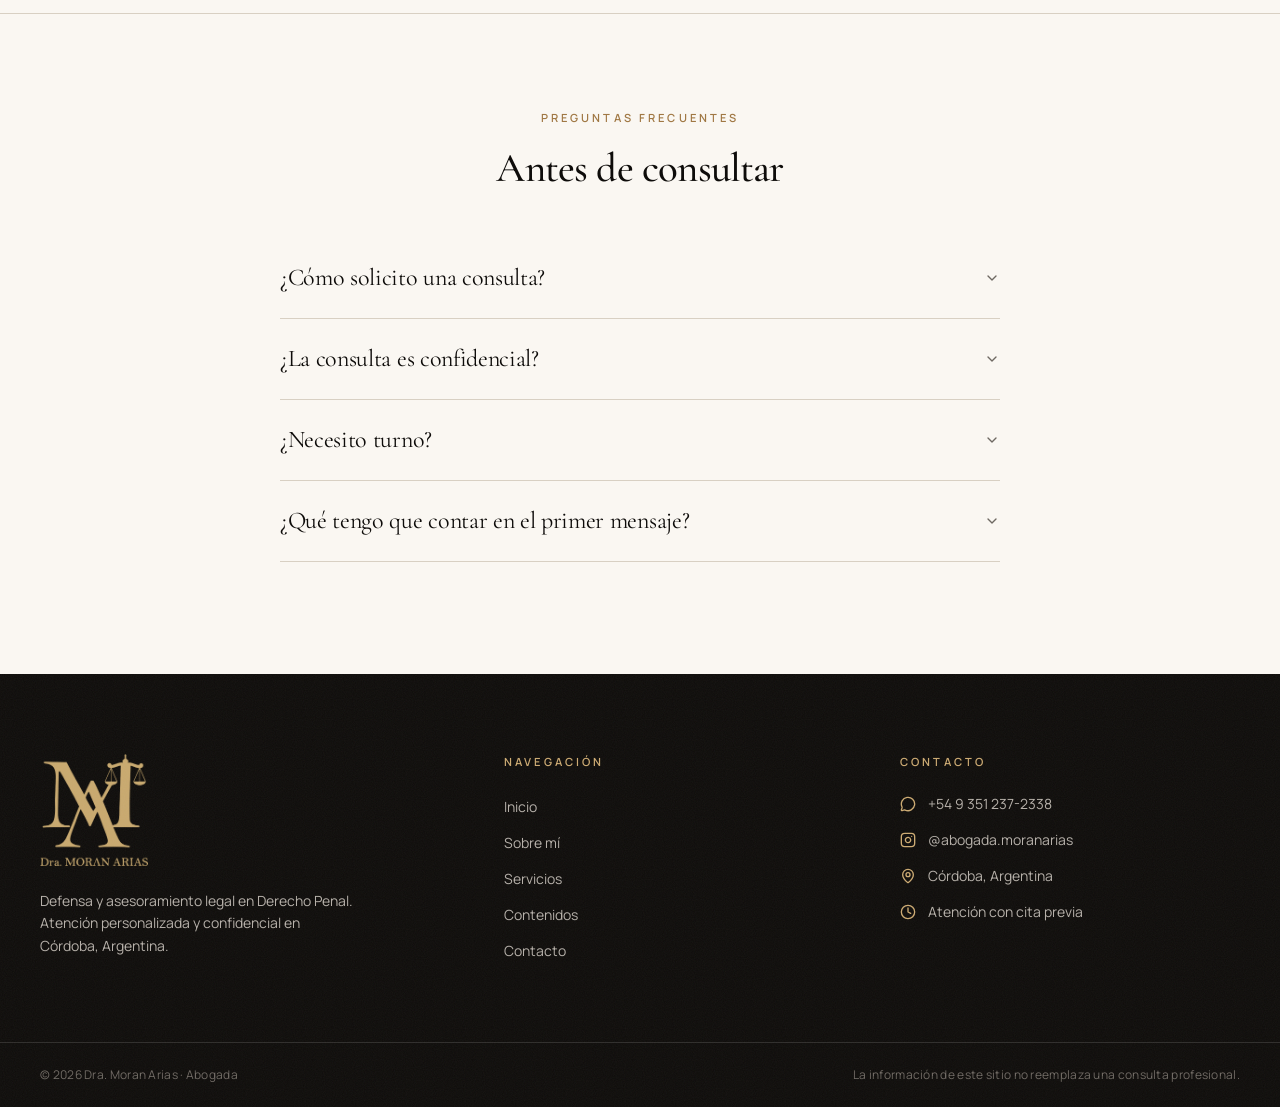
<file: contacto.html>
<!doctype html>
<!-- ===== PÁGINA: CONTACTO (contacto.html) =====
     Canales de contacto, formulario que arma un mensaje de WhatsApp y preguntas frecuentes.
     Acá no hay lógica: es HTML puro. Estilos en styles.css, interacciones en script.js.
     
     CÓMO LEER LAS CLASES (el sitio usa Tailwind, las clases van en class="..."):
     bg-ink / bg-paper / bg-sand ... color de fondo (negro cálido / blanco cálido / arena)
     text-gold / text-paper / text-ink / text-stone ... color del texto
     py-24 lg:py-36 ... espacio arriba y abajo (celular / pantallas grandes)
     px-6 lg:px-10 ... espacio a los costados
     mx-auto max-w-7xl ... contenido centrado con ancho máximo
     grid lg:grid-cols-[...] ... columnas (1 en celular, varias en pantalla grande)
     hidden lg:flex ... oculto en celular, visible en escritorio
     display-xl / display-lg / display-md ... tamaños de títulos grandes
     eyebrow ... texto chico dorado en mayúsculas (arriba de los títulos)
     reveal / animate-rise ... animación de aparición
     Los colores y tamaños reales están definidos en styles.css
-->
<html lang="es">
  <head>
    <!-- ===== HEAD: datos de la página (no se ven en pantalla) =====
         charset = acentos y ñ. viewport = que se vea bien en celular.
    -->
    <meta charset="utf-8" />
    <meta name="viewport" content="width=device-width, initial-scale=1" />
    <!-- ===== PRECARGA DE IMÁGENES =====
         Hace que el logo y la foto principal carguen más rápido.
    -->
    <link rel="preload" as="image" href="assets/monograma-dorado.png" />
    <link rel="preload" as="image" href="assets/hero-estudio.jpg" />
    <!-- ===== ESTILOS =====
         styles.css tiene TODOS los estilos (colores, tamaños, animaciones).
    -->
    <link rel="stylesheet" href="styles.css" />
    <!-- ===== TIPOGRAFÍAS (Google Fonts) =====
         Cormorant Garamond = títulos (serif). Manrope = textos (sans).
         Si cambiás una fuente, también hay que cambiarla en styles.css (variables font-serif y font-sans).
    -->
    <link
      rel="stylesheet"
      href="https://fonts.googleapis.com/css2?family=Cormorant+Garamond:ital,wght@0,400;0,500;0,600;1,400;1,500&amp;family=Manrope:wght@300;400;500;600;700&amp;display=swap"
      data-precedence="default"
    />
    <!-- ===== TÍTULO Y DESCRIPCIÓN PARA GOOGLE / REDES =====
         title = texto de la pestaña y título en Google.
         description = frase que aparece debajo en los resultados.
         og:* y twitter:card = cómo se ve el link al compartirlo en WhatsApp o redes.
         theme-color = color de la barra del navegador en celular.
    -->
    <title>Contacto | Solicitar una consulta con la Dra. Moran Arias</title>
    <meta name="author" content="Dra. Moran Arias" />
    <meta name="theme-color" content="#141210" />
    <meta property="og:locale" content="es_AR" />
    <meta
      name="description"
      content="Solicitá una consulta confidencial con la Dra. Moran Arias, abogada en Córdoba. Escribí por WhatsApp o completá el formulario. Atención con cita previa."
    />
    <meta property="og:title" content="Solicitar una consulta | Dra. Moran Arias" />
    <meta
      property="og:description"
      content="Hablemos de tu situación. Consulta confidencial con cita previa en Córdoba."
    />
    <meta property="og:type" content="website" />
    <meta name="twitter:card" content="summary_large_image" />
    <!-- ===== ÍCONO DE LA PESTAÑA (favicon) =====
    -->
    <link rel="icon" href="favicon.ico" type="image/x-icon" />
    <link rel="preconnect" href="https://fonts.googleapis.com" />
    <link rel="preconnect" href="https://fonts.gstatic.com" crossorigin="anonymous" />
  </head>
  <body>
    <!-- ===== HEADER (menú superior fijo) =====
         Es transparente arriba de todo y se vuelve oscuro al hacer scroll (lo maneja script.js).
         Contiene: logo, menú de escritorio, botón de consulta y botón hamburguesa para celular.
    -->
    <header class="fixed inset-x-0 top-0 z-50 transition-all duration-500 border-b border-transparent bg-transparent">
      <div class="mx-auto flex max-w-7xl items-center justify-between px-6 transition-all duration-500 lg:px-10 h-24">
        <!-- ===== LOGO + NOMBRE (lleva al inicio) =====
        -->
        <a class="flex items-center gap-3" aria-label="Dra. Moran Arias, inicio" href="index.html"
          ><img src="assets/monograma-dorado.png" alt="" class="h-10 w-auto" width="445" height="402" /><span
            class="flex flex-col leading-none"
            ><span class="font-serif text-xl tracking-wide text-paper">Dra. Moran Arias</span
            ><span class="mt-1 text-[0.6rem] uppercase tracking-[0.3em] text-stone-light">Abogada · Córdoba</span></span
          ></a
        >
        <!-- ===== MENÚ DE ESCRITORIO =====
             Links a las 5 páginas. El de la página actual lleva data-status="active" (se pinta dorado).
             Si agregás una página nueva, sumá su link acá, en el pie de página (Navegación) y mové el 'active'.
             En celular este menú se oculta y script.js arma uno nuevo a partir de estos links.
        -->
        <nav class="hidden items-center gap-9 lg:flex" aria-label="Navegación principal">
          <a
            class="relative text-[0.72rem] uppercase tracking-[0.2em] text-stone-light transition-colors hover:text-gold data-[status=active]:text-gold"
            href="index.html"
            >Inicio</a
          ><a
            class="relative text-[0.72rem] uppercase tracking-[0.2em] text-stone-light transition-colors hover:text-gold data-[status=active]:text-gold"
            href="sobre-mi.html"
            >Sobre mí</a
          ><a
            class="relative text-[0.72rem] uppercase tracking-[0.2em] text-stone-light transition-colors hover:text-gold data-[status=active]:text-gold"
            href="servicios.html"
            >Servicios</a
          ><a
            class="relative text-[0.72rem] uppercase tracking-[0.2em] text-stone-light transition-colors hover:text-gold data-[status=active]:text-gold"
            href="contenidos.html"
            >Contenidos</a
          ><a
            class="relative text-[0.72rem] uppercase tracking-[0.2em] text-stone-light transition-colors hover:text-gold data-[status=active]:text-gold active"
            href="contacto.html"
            data-status="active"
            aria-current="page"
            >Contacto</a
          >
        </nav>
        <div class="hidden lg:block">
          <a
            class="inline-flex items-center justify-center gap-2 whitespace-nowrap cursor-pointer transition-all duration-300 focus-visible:outline-none focus-visible:ring-2 focus-visible:ring-ring focus-visible:ring-offset-2 disabled:pointer-events-none disabled:opacity-50 disabled:cursor-not-allowed [&amp;_svg]:pointer-events-none [&amp;_svg]:size-4 [&amp;_svg]:shrink-0 bg-gold text-ink uppercase tracking-[0.16em] text-[0.72rem] font-semibold hover:bg-gold-soft hover:-translate-y-0.5 hover:shadow-gold rounded-md px-8 h-11 active"
            href="contacto.html"
            data-status="active"
            aria-current="page"
            >Solicitar una consulta
            <svg
              xmlns="http://www.w3.org/2000/svg"
              width="24"
              height="24"
              viewBox="0 0 24 24"
              fill="none"
              stroke="currentColor"
              stroke-width="2"
              stroke-linecap="round"
              stroke-linejoin="round"
              class="lucide lucide-arrow-up-right"
              aria-hidden="true"
            >
              <path d="M7 7h10v10"></path>
              <path d="M7 17 17 7"></path></svg
          ></a>
        </div>
        <!-- ===== BOTÓN HAMBURGUESA (solo celular) =====
             Al tocarlo, script.js despliega el menú móvil.
        -->
        <button type="button" class="p-2 text-paper lg:hidden" aria-label="Abrir menú" aria-expanded="false">
          <svg
            xmlns="http://www.w3.org/2000/svg"
            width="24"
            height="24"
            viewBox="0 0 24 24"
            fill="none"
            stroke="currentColor"
            stroke-width="2"
            stroke-linecap="round"
            stroke-linejoin="round"
            class="lucide lucide-menu size-6"
            aria-hidden="true"
          >
            <path d="M4 5h16"></path>
            <path d="M4 12h16"></path>
            <path d="M4 19h16"></path>
          </svg>
        </button>
      </div>
    </header>
    <!-- ===== CONTENIDO PRINCIPAL =====
         Cada <section> es un bloque horizontal de la página.
    -->
    <main>
      
      <!-- ===== SECCIÓN 1) ENCABEZADO DE PÁGINA =====
           Título 'Hablemos de tu situación' y bajada.
      -->
      <section class="grain relative overflow-hidden bg-ink pb-20 pt-44 text-paper lg:pb-28 lg:pt-52">
        <!-- ===== IMAGEN: hero-estudio.jpg =====
             FOTO DE FONDO del encabezado. Para cambiarla: reemplazar el archivo en assets/ (mismo nombre) o cambiar el src.
        -->
        <img
          src="assets/hero-estudio.jpg"
          alt=""
          width="1920"
          height="1152"
          class="animate-slow-zoom absolute inset-0 h-full w-full object-cover opacity-30"
        />
        <!-- ===== Capa oscura degradada sobre la foto (para que se lea el texto) =====
             Se edita en styles.css: variable gradient-hero.
        -->
        <div class="bg-hero-overlay absolute inset-0"></div>
        <div class="relative mx-auto max-w-7xl px-6 lg:px-10">
          <div class="animate-rise flex items-center gap-4">
            <span class="gold-rule"></span>
            <p class="eyebrow-light">Contacto confidencial</p>
          </div>
          <h1 class="animate-rise anim-delay-1 display-xl mt-8 max-w-4xl">
            Hablemos de<br /><em class="font-normal text-gold">tu situación.</em>
          </h1>
          <p class="animate-rise anim-delay-2 mt-8 max-w-xl text-base leading-relaxed text-stone-light">
            Contame brevemente qué necesitás y coordinamos un primer espacio de orientación.
          </p>
        </div>
      </section>
      <!-- ===== SECCIÓN 2) CANALES + FORMULARIO =====
           Columna izquierda: links de contacto (WhatsApp, Instagram, ubicación, horario).
           Columna derecha: formulario. No guarda datos: script.js arma el mensaje y abre WhatsApp.
      -->
      <section class="bg-background py-24 lg:py-32">
        <div class="mx-auto grid max-w-7xl gap-16 px-6 lg:grid-cols-[1fr_1.2fr] lg:px-10">
          <div class="reveal">
            <p class="eyebrow">Canales de contacto</p>
            <h2 class="display-md mt-5 text-ink">
              Elegí la forma que te <em class="text-gold-deep">quede más cómoda.</em>
            </h2>
            <div class="mt-10 divide-y divide-border border-y border-border">
              <!-- ===== LINK A WHATSAPP =====
                   El número va sin + ni espacios (54 9 351 237-2338 = 5493512372338).
                   El texto después de ?text= es el mensaje prellenado (está codificado, %20 = espacio).
              -->
              <a
                href="https://wa.me/5493512372338?text=Hola%20Dra.%20Moran%20Arias%2C%20quisiera%20solicitar%20una%20consulta."
                target="_blank"
                rel="noreferrer"
                class="group flex items-center gap-5 py-6"
                ><span class="flex size-12 items-center justify-center rounded-full bg-ink text-gold"
                  ><svg
                    xmlns="http://www.w3.org/2000/svg"
                    width="24"
                    height="24"
                    viewBox="0 0 24 24"
                    fill="none"
                    stroke="currentColor"
                    stroke-width="2"
                    stroke-linecap="round"
                    stroke-linejoin="round"
                    class="lucide lucide-message-circle size-5"
                    aria-hidden="true"
                  >
                    <path
                      d="M2.992 16.342a2 2 0 0 1 .094 1.167l-1.065 3.29a1 1 0 0 0 1.236 1.168l3.413-.998a2 2 0 0 1 1.099.092 10 10 0 1 0-4.777-4.719"
                    ></path></svg></span
                ><span class="flex-1"
                  ><span class="block text-[0.65rem] uppercase tracking-[0.22em] text-muted-foreground">WhatsApp</span
                  ><span class="block font-serif text-2xl text-ink">+54 9 351 237-2338</span></span
                ><svg
                  xmlns="http://www.w3.org/2000/svg"
                  width="24"
                  height="24"
                  viewBox="0 0 24 24"
                  fill="none"
                  stroke="currentColor"
                  stroke-width="2"
                  stroke-linecap="round"
                  stroke-linejoin="round"
                  class="lucide lucide-arrow-up-right size-5 text-stone transition-all group-hover:-translate-y-1 group-hover:translate-x-1 group-hover:text-gold-deep"
                  aria-hidden="true"
                >
                  <path d="M7 7h10v10"></path>
                  <path d="M7 17 17 7"></path></svg></a
              ><a
                href="https://www.instagram.com/abogada.moranarias/"
                target="_blank"
                rel="noreferrer"
                class="group flex items-center gap-5 py-6"
                ><span class="flex size-12 items-center justify-center rounded-full bg-ink text-gold"
                  ><svg
                    xmlns="http://www.w3.org/2000/svg"
                    width="24"
                    height="24"
                    viewBox="0 0 24 24"
                    fill="none"
                    stroke="currentColor"
                    stroke-width="2"
                    stroke-linecap="round"
                    stroke-linejoin="round"
                    class="lucide lucide-instagram size-5"
                    aria-hidden="true"
                  >
                    <rect width="20" height="20" x="2" y="2" rx="5" ry="5"></rect>
                    <path d="M16 11.37A4 4 0 1 1 12.63 8 4 4 0 0 1 16 11.37z"></path>
                    <line x1="17.5" x2="17.51" y1="6.5" y2="6.5"></line></svg></span
                ><span class="flex-1"
                  ><span class="block text-[0.65rem] uppercase tracking-[0.22em] text-muted-foreground">Instagram</span
                  ><span class="block font-serif text-2xl text-ink">@abogada.moranarias</span></span
                ><svg
                  xmlns="http://www.w3.org/2000/svg"
                  width="24"
                  height="24"
                  viewBox="0 0 24 24"
                  fill="none"
                  stroke="currentColor"
                  stroke-width="2"
                  stroke-linecap="round"
                  stroke-linejoin="round"
                  class="lucide lucide-arrow-up-right size-5 text-stone transition-all group-hover:-translate-y-1 group-hover:translate-x-1 group-hover:text-gold-deep"
                  aria-hidden="true"
                >
                  <path d="M7 7h10v10"></path>
                  <path d="M7 17 17 7"></path></svg
              ></a>
              <div class="flex items-center gap-5 py-6">
                <span class="flex size-12 items-center justify-center rounded-full bg-sand text-gold-deep"
                  ><svg
                    xmlns="http://www.w3.org/2000/svg"
                    width="24"
                    height="24"
                    viewBox="0 0 24 24"
                    fill="none"
                    stroke="currentColor"
                    stroke-width="2"
                    stroke-linecap="round"
                    stroke-linejoin="round"
                    class="lucide lucide-clock size-5"
                    aria-hidden="true"
                  >
                    <circle cx="12" cy="12" r="10"></circle>
                    <path d="M12 6v6l4 2"></path></svg></span
                ><span
                  ><span class="block text-[0.65rem] uppercase tracking-[0.22em] text-muted-foreground">Atención</span
                  ><span class="block font-serif text-2xl text-ink">Con cita previa</span></span
                >
              </div>
              <div class="flex items-center gap-5 py-6">
                <span class="flex size-12 items-center justify-center rounded-full bg-sand text-gold-deep"
                  ><svg
                    xmlns="http://www.w3.org/2000/svg"
                    width="24"
                    height="24"
                    viewBox="0 0 24 24"
                    fill="none"
                    stroke="currentColor"
                    stroke-width="2"
                    stroke-linecap="round"
                    stroke-linejoin="round"
                    class="lucide lucide-map-pin size-5"
                    aria-hidden="true"
                  >
                    <path
                      d="M20 10c0 4.993-5.539 10.193-7.399 11.799a1 1 0 0 1-1.202 0C9.539 20.193 4 14.993 4 10a8 8 0 0 1 16 0"
                    ></path>
                    <circle cx="12" cy="10" r="3"></circle></svg></span
                ><span
                  ><span class="block text-[0.65rem] uppercase tracking-[0.22em] text-muted-foreground">Ubicación</span
                  ><span class="block font-serif text-2xl text-ink">Córdoba, Argentina</span></span
                >
              </div>
            </div>
          </div>
          <div class="reveal bg-sand p-8 shadow-elegant sm:p-12">
            <!-- ===== FORMULARIO DE CONSULTA =====
                 Campos: name (nombre), topic (motivo, select) y message (mensaje).
                 script.js lee esos 3 campos por su atributo name. Si les cambiás el name, hay que cambiarlo también en script.js.
                 No envía datos a ningún servidor: arma el texto y abre WhatsApp.
            -->
            <form class="space-y-8">
              <div>
                <p class="eyebrow">Formulario de consulta</p>
                <h3 class="mt-4 font-serif text-3xl text-ink">Solicitar una consulta</h3>
              </div>
              <label class="block text-[0.7rem] font-semibold uppercase tracking-[0.18em] text-ink"
                >Tu nombre<input
                  required=""
                  autocomplete="name"
                  placeholder="¿Cómo te llamás?"
                  class="mt-3 w-full border-0 border-b border-ink/20 bg-transparent px-0 py-3 text-base text-ink placeholder:text-stone/70 focus:border-gold-deep focus:outline-none focus:ring-0 transition-colors"
                  name="name" /></label
              ><label class="block text-[0.7rem] font-semibold uppercase tracking-[0.18em] text-ink"
                >¿En qué puedo ayudarte?<select
                  name="topic"
                  class="mt-3 w-full border-0 border-b border-ink/20 bg-transparent px-0 py-3 text-base text-ink placeholder:text-stone/70 focus:border-gold-deep focus:outline-none focus:ring-0 transition-colors cursor-pointer"
                >
                  <option selected="">Quiero hacer una consulta</option>
                  <option>Necesito defensa penal</option>
                  <option>Consulta sobre una audiencia</option>
                  <option>Quiero asesoramiento preventivo</option>
                </select></label
              ><label class="block text-[0.7rem] font-semibold uppercase tracking-[0.18em] text-ink"
                >Mensaje<textarea
                  name="message"
                  rows="4"
                  placeholder="Escribí unas líneas sobre tu situación..."
                  class="mt-3 w-full border-0 border-b border-ink/20 bg-transparent px-0 py-3 text-base text-ink placeholder:text-stone/70 focus:border-gold-deep focus:outline-none focus:ring-0 transition-colors resize-none"
                ></textarea></label
              ><button
                class="inline-flex items-center justify-center gap-2 whitespace-nowrap rounded-md cursor-pointer transition-all duration-300 focus-visible:outline-none focus-visible:ring-2 focus-visible:ring-ring focus-visible:ring-offset-2 disabled:pointer-events-none disabled:opacity-50 disabled:cursor-not-allowed [&amp;_svg]:pointer-events-none [&amp;_svg]:size-4 [&amp;_svg]:shrink-0 bg-ink text-paper uppercase tracking-[0.16em] text-[0.72rem] font-semibold hover:bg-ink-soft hover:-translate-y-0.5 hover:shadow-elegant h-14 px-8 w-full"
                type="submit"
              >
                Enviar consulta por WhatsApp
                <svg
                  xmlns="http://www.w3.org/2000/svg"
                  width="24"
                  height="24"
                  viewBox="0 0 24 24"
                  fill="none"
                  stroke="currentColor"
                  stroke-width="2"
                  stroke-linecap="round"
                  stroke-linejoin="round"
                  class="lucide lucide-arrow-up-right"
                  aria-hidden="true"
                >
                  <path d="M7 7h10v10"></path>
                  <path d="M7 17 17 7"></path>
                </svg>
              </button>
              <p class="text-xs leading-relaxed text-muted-foreground">
                Al enviar se abre WhatsApp con tu mensaje listo. Tu consulta es confidencial.
              </p>
            </form>
          </div>
        </div>
      </section>
      <!-- ===== SECCIÓN 3) PREGUNTAS FRECUENTES (acordeón) =====
           Cada pregunta es un bloque: el botón es la pregunta y el div de abajo (role=region) es la respuesta.
           Para agregar una: copiar un bloque completo y cambiar el id del botón y el aria-labelledby
           de la respuesta para que sean únicos y coincidan entre sí. script.js se encarga de abrir y cerrar.
      -->
      <section class="border-t border-border bg-background pb-28">
        <div class="mx-auto max-w-3xl px-6 pt-24">
          <p class="eyebrow text-center">Preguntas frecuentes</p>
          <h2 class="display-md mt-5 text-center text-ink">Antes de consultar</h2>
          <div class="mt-12" data-orientation="vertical">
            <!-- ===== PREGUNTA FRECUENTE N° 1 =====
                 El botón es la pregunta; el div con role=region es la respuesta (empieza oculto).
            -->
            <div data-state="closed" data-orientation="vertical" class="border-b border-border">
              <h3 data-orientation="vertical" data-state="closed" class="flex">
                <button
                  type="button"
                  aria-expanded="false"
                  data-state="closed"
                  data-orientation="vertical"
                  id="radix-_R_bqiq_"
                  class="flex flex-1 items-center justify-between cursor-pointer transition-all [&amp;[data-state=open]&gt;svg]:rotate-180 py-6 text-left font-serif text-2xl font-normal text-ink hover:no-underline"
                  data-radix-collection-item=""
                >
                  ¿Cómo solicito una consulta?<svg
                    xmlns="http://www.w3.org/2000/svg"
                    width="24"
                    height="24"
                    viewBox="0 0 24 24"
                    fill="none"
                    stroke="currentColor"
                    stroke-width="2"
                    stroke-linecap="round"
                    stroke-linejoin="round"
                    class="lucide lucide-chevron-down h-4 w-4 shrink-0 text-muted-foreground transition-transform duration-200"
                    aria-hidden="true"
                  >
                    <path d="m6 9 6 6 6-6"></path>
                  </svg>
                </button>
              </h3>
              <div
                data-state="closed"
                id="radix-_R_2bqiq_"
                hidden=""
                role="region"
                aria-labelledby="radix-_R_bqiq_"
                data-orientation="vertical"
                class="overflow-hidden text-sm data-[state=closed]:animate-accordion-up data-[state=open]:animate-accordion-down"
                style="
                  --radix-accordion-content-height: var(--radix-collapsible-content-height);
                  --radix-accordion-content-width: var(--radix-collapsible-content-width);
                "
              >
                <div class="pb-6 text-base leading-relaxed text-muted-foreground">
                  <p>
                    Podés escribirme directamente por WhatsApp o completar el formulario de esta página. Con esos datos
                    coordinamos día y horario para la consulta.
                  </p>
                </div>
              </div>
            </div>
            <!-- ===== PREGUNTA FRECUENTE N° 2 =====
                 El botón es la pregunta; el div con role=region es la respuesta (empieza oculto).
            -->
            <div data-state="closed" data-orientation="vertical" class="border-b border-border">
              <h3 data-orientation="vertical" data-state="closed" class="flex">
                <button
                  type="button"
                  aria-expanded="false"
                  data-state="closed"
                  data-orientation="vertical"
                  id="radix-_R_jqiq_"
                  class="flex flex-1 items-center justify-between cursor-pointer transition-all [&amp;[data-state=open]&gt;svg]:rotate-180 py-6 text-left font-serif text-2xl font-normal text-ink hover:no-underline"
                  data-radix-collection-item=""
                >
                  ¿La consulta es confidencial?<svg
                    xmlns="http://www.w3.org/2000/svg"
                    width="24"
                    height="24"
                    viewBox="0 0 24 24"
                    fill="none"
                    stroke="currentColor"
                    stroke-width="2"
                    stroke-linecap="round"
                    stroke-linejoin="round"
                    class="lucide lucide-chevron-down h-4 w-4 shrink-0 text-muted-foreground transition-transform duration-200"
                    aria-hidden="true"
                  >
                    <path d="m6 9 6 6 6-6"></path>
                  </svg>
                </button>
              </h3>
              <div
                data-state="closed"
                id="radix-_R_2jqiq_"
                hidden=""
                role="region"
                aria-labelledby="radix-_R_jqiq_"
                data-orientation="vertical"
                class="overflow-hidden text-sm data-[state=closed]:animate-accordion-up data-[state=open]:animate-accordion-down"
                style="
                  --radix-accordion-content-height: var(--radix-collapsible-content-height);
                  --radix-accordion-content-width: var(--radix-collapsible-content-width);
                "
              >
                <div class="pb-6 text-base leading-relaxed text-muted-foreground">
                  <p>Sí. Todo lo que me cuentes, desde el primer mensaje, se trata con absoluta reserva.</p>
                </div>
              </div>
            </div>
            <!-- ===== PREGUNTA FRECUENTE N° 3 =====
                 El botón es la pregunta; el div con role=region es la respuesta (empieza oculto).
            -->
            <div data-state="closed" data-orientation="vertical" class="border-b border-border">
              <h3 data-orientation="vertical" data-state="closed" class="flex">
                <button
                  type="button"
                  aria-expanded="false"
                  data-state="closed"
                  data-orientation="vertical"
                  id="radix-_R_rqiq_"
                  class="flex flex-1 items-center justify-between cursor-pointer transition-all [&amp;[data-state=open]&gt;svg]:rotate-180 py-6 text-left font-serif text-2xl font-normal text-ink hover:no-underline"
                  data-radix-collection-item=""
                >
                  ¿Necesito turno?<svg
                    xmlns="http://www.w3.org/2000/svg"
                    width="24"
                    height="24"
                    viewBox="0 0 24 24"
                    fill="none"
                    stroke="currentColor"
                    stroke-width="2"
                    stroke-linecap="round"
                    stroke-linejoin="round"
                    class="lucide lucide-chevron-down h-4 w-4 shrink-0 text-muted-foreground transition-transform duration-200"
                    aria-hidden="true"
                  >
                    <path d="m6 9 6 6 6-6"></path>
                  </svg>
                </button>
              </h3>
              <div
                data-state="closed"
                id="radix-_R_2rqiq_"
                hidden=""
                role="region"
                aria-labelledby="radix-_R_rqiq_"
                data-orientation="vertical"
                class="overflow-hidden text-sm data-[state=closed]:animate-accordion-up data-[state=open]:animate-accordion-down"
                style="
                  --radix-accordion-content-height: var(--radix-collapsible-content-height);
                  --radix-accordion-content-width: var(--radix-collapsible-content-width);
                "
              >
                <div class="pb-6 text-base leading-relaxed text-muted-foreground">
                  <p>
                    Sí, la atención es con cita previa, para poder dedicarle a tu caso el tiempo y la atención que
                    merece.
                  </p>
                </div>
              </div>
            </div>
            <!-- ===== PREGUNTA FRECUENTE N° 4 =====
                 El botón es la pregunta; el div con role=region es la respuesta (empieza oculto).
            -->
            <div data-state="closed" data-orientation="vertical" class="border-b border-border">
              <h3 data-orientation="vertical" data-state="closed" class="flex">
                <button
                  type="button"
                  aria-expanded="false"
                  data-state="closed"
                  data-orientation="vertical"
                  id="radix-_R_13qiq_"
                  class="flex flex-1 items-center justify-between cursor-pointer transition-all [&amp;[data-state=open]&gt;svg]:rotate-180 py-6 text-left font-serif text-2xl font-normal text-ink hover:no-underline"
                  data-radix-collection-item=""
                >
                  ¿Qué tengo que contar en el primer mensaje?<svg
                    xmlns="http://www.w3.org/2000/svg"
                    width="24"
                    height="24"
                    viewBox="0 0 24 24"
                    fill="none"
                    stroke="currentColor"
                    stroke-width="2"
                    stroke-linecap="round"
                    stroke-linejoin="round"
                    class="lucide lucide-chevron-down h-4 w-4 shrink-0 text-muted-foreground transition-transform duration-200"
                    aria-hidden="true"
                  >
                    <path d="m6 9 6 6 6-6"></path>
                  </svg>
                </button>
              </h3>
              <div
                data-state="closed"
                id="radix-_R_33qiq_"
                hidden=""
                role="region"
                aria-labelledby="radix-_R_13qiq_"
                data-orientation="vertical"
                class="overflow-hidden text-sm data-[state=closed]:animate-accordion-up data-[state=open]:animate-accordion-down"
                style="
                  --radix-accordion-content-height: var(--radix-collapsible-content-height);
                  --radix-accordion-content-width: var(--radix-collapsible-content-width);
                "
              >
                <div class="pb-6 text-base leading-relaxed text-muted-foreground">
                  <p>
                    Alcanza con unas líneas sobre tu situación y si hay alguna fecha próxima, como una audiencia. Los
                    detalles los vemos en la consulta.
                  </p>
                </div>
              </div>
            </div>
          </div>
          <p class="sr-only">
            Servicios:
            Consulta y orientación, Defensa penal, Audiencias y medidas, Asesoramiento preventivo
          </p>
        </div>
      </section>
      
    </main>
    <!-- ===== FOOTER (pie de página) =====
         Tres columnas: logo + descripción, navegación y datos de contacto.
         El año del copyright está escrito a mano en el texto (© 2026).
    -->
    <footer class="grain bg-ink text-paper">
      <div class="mx-auto grid max-w-7xl gap-14 px-6 py-20 lg:grid-cols-[1.2fr_1fr_1fr] lg:px-10">
        <div>
          <!-- ===== IMAGEN: logo-dorado.png =====
               LOGO dorado del pie de página.
          -->
          <img
            src="assets/logo-dorado.png"
            alt="Dra. Moran Arias"
            class="h-28 w-auto"
            width="464"
            height="482"
            loading="lazy"
          />
          <p class="mt-6 max-w-xs text-sm leading-relaxed text-stone-light">
            Defensa y asesoramiento legal en Derecho Penal. Atención personalizada y confidencial en Córdoba, Argentina.
          </p>
        </div>
        <div>
          <p class="eyebrow-light">Navegación</p>
          <ul class="mt-6 space-y-3">
            <li><a class="text-sm text-stone-light transition-colors hover:text-gold" href="index.html">Inicio</a></li>
            <li>
              <a class="text-sm text-stone-light transition-colors hover:text-gold" href="sobre-mi.html">Sobre mí</a>
            </li>
            <li>
              <a class="text-sm text-stone-light transition-colors hover:text-gold" href="servicios.html">Servicios</a>
            </li>
            <li>
              <a class="text-sm text-stone-light transition-colors hover:text-gold" href="contenidos.html"
                >Contenidos</a
              >
            </li>
            <li>
              <a
                class="text-sm text-stone-light transition-colors hover:text-gold active"
                href="contacto.html"
                data-status="active"
                aria-current="page"
                >Contacto</a
              >
            </li>
          </ul>
        </div>
        <div>
          <p class="eyebrow-light">Contacto</p>
          <ul class="mt-6 space-y-4 text-sm text-stone-light">
            <li>
              <!-- ===== LINK A WHATSAPP =====
                   El número va sin + ni espacios (54 9 351 237-2338 = 5493512372338).
                   El texto después de ?text= es el mensaje prellenado (está codificado, %20 = espacio).
              -->
              <a
                href="https://wa.me/5493512372338?text=Hola%20Dra.%20Moran%20Arias%2C%20quisiera%20solicitar%20una%20consulta."
                target="_blank"
                rel="noreferrer"
                class="flex items-center gap-3 transition-colors hover:text-gold"
                ><svg
                  xmlns="http://www.w3.org/2000/svg"
                  width="24"
                  height="24"
                  viewBox="0 0 24 24"
                  fill="none"
                  stroke="currentColor"
                  stroke-width="2"
                  stroke-linecap="round"
                  stroke-linejoin="round"
                  class="lucide lucide-message-circle size-4 text-gold"
                  aria-hidden="true"
                >
                  <path
                    d="M2.992 16.342a2 2 0 0 1 .094 1.167l-1.065 3.29a1 1 0 0 0 1.236 1.168l3.413-.998a2 2 0 0 1 1.099.092 10 10 0 1 0-4.777-4.719"
                  ></path>
                </svg>
                +54 9 351 237-2338</a
              >
            </li>
            <li>
              <!-- ===== LINK A INSTAGRAM =====
                   Para llevar a una publicación puntual, reemplazar la URL por la del post.
              -->
              <a
                href="https://www.instagram.com/abogada.moranarias/"
                target="_blank"
                rel="noreferrer"
                class="flex items-center gap-3 transition-colors hover:text-gold"
                ><svg
                  xmlns="http://www.w3.org/2000/svg"
                  width="24"
                  height="24"
                  viewBox="0 0 24 24"
                  fill="none"
                  stroke="currentColor"
                  stroke-width="2"
                  stroke-linecap="round"
                  stroke-linejoin="round"
                  class="lucide lucide-instagram size-4 text-gold"
                  aria-hidden="true"
                >
                  <rect width="20" height="20" x="2" y="2" rx="5" ry="5"></rect>
                  <path d="M16 11.37A4 4 0 1 1 12.63 8 4 4 0 0 1 16 11.37z"></path>
                  <line x1="17.5" x2="17.51" y1="6.5" y2="6.5"></line>
                </svg>
                @abogada.moranarias</a
              >
            </li>
            <li class="flex items-center gap-3">
              <svg
                xmlns="http://www.w3.org/2000/svg"
                width="24"
                height="24"
                viewBox="0 0 24 24"
                fill="none"
                stroke="currentColor"
                stroke-width="2"
                stroke-linecap="round"
                stroke-linejoin="round"
                class="lucide lucide-map-pin size-4 text-gold"
                aria-hidden="true"
              >
                <path
                  d="M20 10c0 4.993-5.539 10.193-7.399 11.799a1 1 0 0 1-1.202 0C9.539 20.193 4 14.993 4 10a8 8 0 0 1 16 0"
                ></path>
                <circle cx="12" cy="10" r="3"></circle>
              </svg>
              Córdoba, Argentina
            </li>
            <li class="flex items-center gap-3">
              <svg
                xmlns="http://www.w3.org/2000/svg"
                width="24"
                height="24"
                viewBox="0 0 24 24"
                fill="none"
                stroke="currentColor"
                stroke-width="2"
                stroke-linecap="round"
                stroke-linejoin="round"
                class="lucide lucide-clock size-4 text-gold"
                aria-hidden="true"
              >
                <circle cx="12" cy="12" r="10"></circle>
                <path d="M12 6v6l4 2"></path>
              </svg>
              Atención
              con cita previa
            </li>
          </ul>
        </div>
      </div>
      <div class="border-t border-ink-line">
        <div
          class="mx-auto flex max-w-7xl flex-col gap-2 px-6 py-6 text-xs tracking-wide text-stone sm:flex-row sm:items-center sm:justify-between lg:px-10"
        >
          <span
            >©
            2026
            Dra. Moran Arias · Abogada</span
          ><span>La información de este sitio no reemplaza una consulta profesional.</span>
        </div>
      </div>
    </footer>
    <!-- ===== BOTÓN FLOTANTE DE WHATSAPP (siempre visible abajo a la derecha) =====
         Mismo link que el resto: el número está en la URL wa.me/5493512372338.
         Para cambiar el número, reemplazarlo en TODOS los archivos .html y en script.js (buscar y reemplazar).
    -->
    <a
      href="https://wa.me/5493512372338?text=Hola%20Dra.%20Moran%20Arias%2C%20quisiera%20solicitar%20una%20consulta."
      target="_blank"
      rel="noreferrer"
      aria-label="Escribir por WhatsApp"
      class="group fixed bottom-6 right-6 z-40 flex items-center gap-3 rounded-full bg-gold py-3 pl-4 pr-4 text-ink shadow-gold transition-all duration-300 hover:-translate-y-1 hover:bg-gold-soft sm:pr-5"
      ><svg
        xmlns="http://www.w3.org/2000/svg"
        width="24"
        height="24"
        viewBox="0 0 24 24"
        fill="none"
        stroke="currentColor"
        stroke-width="2"
        stroke-linecap="round"
        stroke-linejoin="round"
        class="lucide lucide-message-circle size-5"
        aria-hidden="true"
      >
        <path
          d="M2.992 16.342a2 2 0 0 1 .094 1.167l-1.065 3.29a1 1 0 0 0 1.236 1.168l3.413-.998a2 2 0 0 1 1.099.092 10 10 0 1 0-4.777-4.719"
        ></path></svg
      ><span class="hidden text-xs font-semibold uppercase tracking-[0.16em] sm:inline">Consultar</span></a
    >
    <!-- ===== JAVASCRIPT =====
         Menú móvil, acordeón de preguntas y formulario → WhatsApp.
         Va al final del body para que cargue después de todo el contenido.
    -->
    <script src="script.js"></script>
  </body>
</html>
</file>
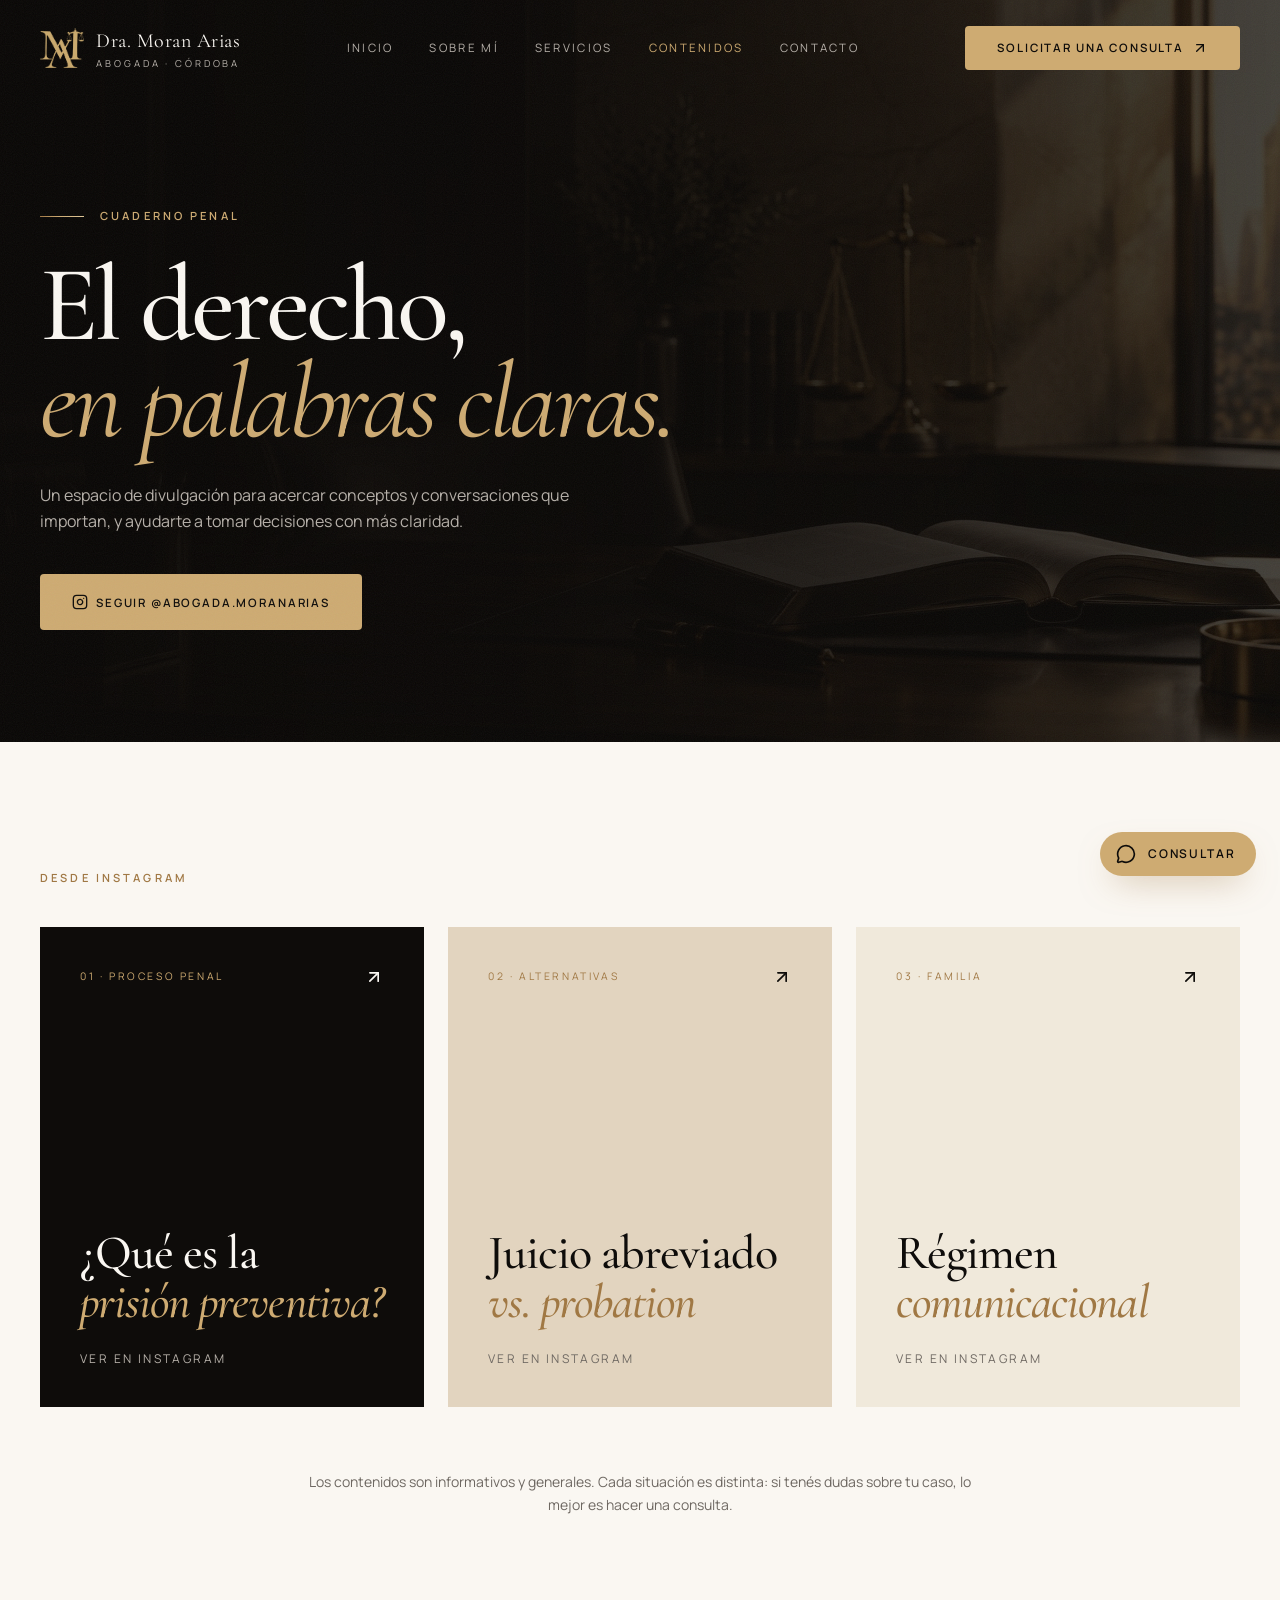
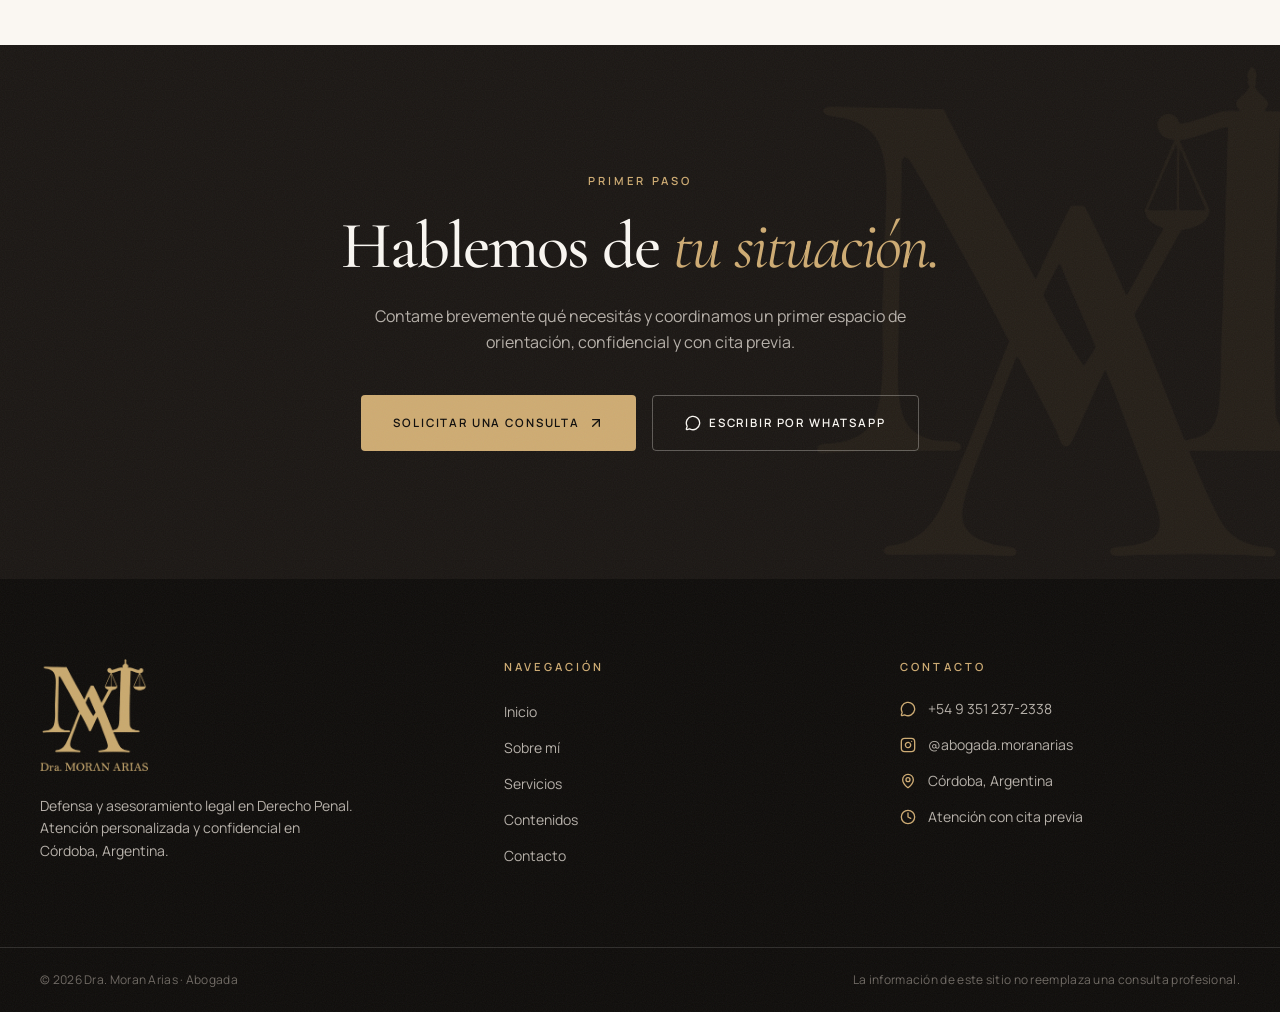
<file: contenidos.html>
<!doctype html>
<!-- ===== PÁGINA: CONTENIDOS (contenidos.html) =====
     Cuaderno penal: divulgación que redirige a Instagram.
     Acá no hay lógica: es HTML puro. Estilos en styles.css, interacciones en script.js.
     
     CÓMO LEER LAS CLASES (el sitio usa Tailwind, las clases van en class="..."):
     bg-ink / bg-paper / bg-sand ... color de fondo (negro cálido / blanco cálido / arena)
     text-gold / text-paper / text-ink / text-stone ... color del texto
     py-24 lg:py-36 ... espacio arriba y abajo (celular / pantallas grandes)
     px-6 lg:px-10 ... espacio a los costados
     mx-auto max-w-7xl ... contenido centrado con ancho máximo
     grid lg:grid-cols-[...] ... columnas (1 en celular, varias en pantalla grande)
     hidden lg:flex ... oculto en celular, visible en escritorio
     display-xl / display-lg / display-md ... tamaños de títulos grandes
     eyebrow ... texto chico dorado en mayúsculas (arriba de los títulos)
     reveal / animate-rise ... animación de aparición
     Los colores y tamaños reales están definidos en styles.css
-->
<html lang="es">
  <head>
    <!-- ===== HEAD: datos de la página (no se ven en pantalla) =====
         charset = acentos y ñ. viewport = que se vea bien en celular.
    -->
    <meta charset="utf-8" />
    <meta name="viewport" content="width=device-width, initial-scale=1" />
    <!-- ===== PRECARGA DE IMÁGENES =====
         Hace que el logo y la foto principal carguen más rápido.
    -->
    <link rel="preload" as="image" href="assets/monograma-dorado.png" />
    <link rel="preload" as="image" href="assets/hero-estudio.jpg" />
    <!-- ===== ESTILOS =====
         styles.css tiene TODOS los estilos (colores, tamaños, animaciones).
    -->
    <link rel="stylesheet" href="styles.css" />
    <!-- ===== TIPOGRAFÍAS (Google Fonts) =====
         Cormorant Garamond = títulos (serif). Manrope = textos (sans).
         Si cambiás una fuente, también hay que cambiarla en styles.css (variables font-serif y font-sans).
    -->
    <link
      rel="stylesheet"
      href="https://fonts.googleapis.com/css2?family=Cormorant+Garamond:ital,wght@0,400;0,500;0,600;1,400;1,500&amp;family=Manrope:wght@300;400;500;600;700&amp;display=swap"
      data-precedence="default"
    />
    <!-- ===== TÍTULO Y DESCRIPCIÓN PARA GOOGLE / REDES =====
         title = texto de la pestaña y título en Google.
         description = frase que aparece debajo en los resultados.
         og:* y twitter:card = cómo se ve el link al compartirlo en WhatsApp o redes.
         theme-color = color de la barra del navegador en celular.
    -->
    <title>Contenidos | Cuaderno penal de la Dra. Moran Arias</title>
    <meta name="author" content="Dra. Moran Arias" />
    <meta name="theme-color" content="#141210" />
    <meta property="og:locale" content="es_AR" />
    <meta
      name="description"
      content="Información penal en palabras claras: prisión preventiva, juicio abreviado vs. probation, régimen comunicacional y más, en el Instagram de la Dra. Moran Arias."
    />
    <meta property="og:title" content="Cuaderno penal | Dra. Moran Arias" />
    <meta property="og:description" content="El derecho, en palabras claras." />
    <meta property="og:type" content="website" />
    <meta name="twitter:card" content="summary_large_image" />
    <!-- ===== ÍCONO DE LA PESTAÑA (favicon) =====
    -->
    <link rel="icon" href="favicon.ico" type="image/x-icon" />
    <link rel="preconnect" href="https://fonts.googleapis.com" />
    <link rel="preconnect" href="https://fonts.gstatic.com" crossorigin="anonymous" />
  </head>
  <body>
    <!-- ===== HEADER (menú superior fijo) =====
         Es transparente arriba de todo y se vuelve oscuro al hacer scroll (lo maneja script.js).
         Contiene: logo, menú de escritorio, botón de consulta y botón hamburguesa para celular.
    -->
    <header class="fixed inset-x-0 top-0 z-50 transition-all duration-500 border-b border-transparent bg-transparent">
      <div class="mx-auto flex max-w-7xl items-center justify-between px-6 transition-all duration-500 lg:px-10 h-24">
        <!-- ===== LOGO + NOMBRE (lleva al inicio) =====
        -->
        <a class="flex items-center gap-3" aria-label="Dra. Moran Arias, inicio" href="index.html"
          ><img src="assets/monograma-dorado.png" alt="" class="h-10 w-auto" width="445" height="402" /><span
            class="flex flex-col leading-none"
            ><span class="font-serif text-xl tracking-wide text-paper">Dra. Moran Arias</span
            ><span class="mt-1 text-[0.6rem] uppercase tracking-[0.3em] text-stone-light">Abogada · Córdoba</span></span
          ></a
        >
        <!-- ===== MENÚ DE ESCRITORIO =====
             Links a las 5 páginas. El de la página actual lleva data-status="active" (se pinta dorado).
             Si agregás una página nueva, sumá su link acá, en el pie de página (Navegación) y mové el 'active'.
             En celular este menú se oculta y script.js arma uno nuevo a partir de estos links.
        -->
        <nav class="hidden items-center gap-9 lg:flex" aria-label="Navegación principal">
          <a
            class="relative text-[0.72rem] uppercase tracking-[0.2em] text-stone-light transition-colors hover:text-gold data-[status=active]:text-gold"
            href="index.html"
            >Inicio</a
          ><a
            class="relative text-[0.72rem] uppercase tracking-[0.2em] text-stone-light transition-colors hover:text-gold data-[status=active]:text-gold"
            href="sobre-mi.html"
            >Sobre mí</a
          ><a
            class="relative text-[0.72rem] uppercase tracking-[0.2em] text-stone-light transition-colors hover:text-gold data-[status=active]:text-gold"
            href="servicios.html"
            >Servicios</a
          ><a
            class="relative text-[0.72rem] uppercase tracking-[0.2em] text-stone-light transition-colors hover:text-gold data-[status=active]:text-gold active"
            href="contenidos.html"
            data-status="active"
            aria-current="page"
            >Contenidos</a
          ><a
            class="relative text-[0.72rem] uppercase tracking-[0.2em] text-stone-light transition-colors hover:text-gold data-[status=active]:text-gold"
            href="contacto.html"
            >Contacto</a
          >
        </nav>
        <div class="hidden lg:block">
          <a
            class="inline-flex items-center justify-center gap-2 whitespace-nowrap cursor-pointer transition-all duration-300 focus-visible:outline-none focus-visible:ring-2 focus-visible:ring-ring focus-visible:ring-offset-2 disabled:pointer-events-none disabled:opacity-50 disabled:cursor-not-allowed [&amp;_svg]:pointer-events-none [&amp;_svg]:size-4 [&amp;_svg]:shrink-0 bg-gold text-ink uppercase tracking-[0.16em] text-[0.72rem] font-semibold hover:bg-gold-soft hover:-translate-y-0.5 hover:shadow-gold rounded-md px-8 h-11"
            href="contacto.html"
            >Solicitar una consulta
            <svg
              xmlns="http://www.w3.org/2000/svg"
              width="24"
              height="24"
              viewBox="0 0 24 24"
              fill="none"
              stroke="currentColor"
              stroke-width="2"
              stroke-linecap="round"
              stroke-linejoin="round"
              class="lucide lucide-arrow-up-right"
              aria-hidden="true"
            >
              <path d="M7 7h10v10"></path>
              <path d="M7 17 17 7"></path></svg
          ></a>
        </div>
        <!-- ===== BOTÓN HAMBURGUESA (solo celular) =====
             Al tocarlo, script.js despliega el menú móvil.
        -->
        <button type="button" class="p-2 text-paper lg:hidden" aria-label="Abrir menú" aria-expanded="false">
          <svg
            xmlns="http://www.w3.org/2000/svg"
            width="24"
            height="24"
            viewBox="0 0 24 24"
            fill="none"
            stroke="currentColor"
            stroke-width="2"
            stroke-linecap="round"
            stroke-linejoin="round"
            class="lucide lucide-menu size-6"
            aria-hidden="true"
          >
            <path d="M4 5h16"></path>
            <path d="M4 12h16"></path>
            <path d="M4 19h16"></path>
          </svg>
        </button>
      </div>
    </header>
    <!-- ===== CONTENIDO PRINCIPAL =====
         Cada <section> es un bloque horizontal de la página.
    -->
    <main>
      
      <!-- ===== SECCIÓN 1) ENCABEZADO DE PÁGINA =====
           Título 'El derecho, en palabras claras' y botón para seguir en Instagram.
      -->
      <section class="grain relative overflow-hidden bg-ink pb-20 pt-44 text-paper lg:pb-28 lg:pt-52">
        <!-- ===== IMAGEN: hero-estudio.jpg =====
             FOTO DE FONDO del encabezado. Para cambiarla: reemplazar el archivo en assets/ (mismo nombre) o cambiar el src.
        -->
        <img
          src="assets/hero-estudio.jpg"
          alt=""
          width="1920"
          height="1152"
          class="animate-slow-zoom absolute inset-0 h-full w-full object-cover opacity-30"
        />
        <!-- ===== Capa oscura degradada sobre la foto (para que se lea el texto) =====
             Se edita en styles.css: variable gradient-hero.
        -->
        <div class="bg-hero-overlay absolute inset-0"></div>
        <div class="relative mx-auto max-w-7xl px-6 lg:px-10">
          <div class="animate-rise flex items-center gap-4">
            <span class="gold-rule"></span>
            <p class="eyebrow-light">Cuaderno penal</p>
          </div>
          <h1 class="animate-rise anim-delay-1 display-xl mt-8 max-w-4xl">
            El derecho,<br /><em class="font-normal text-gold">en palabras claras.</em>
          </h1>
          <p class="animate-rise anim-delay-2 mt-8 max-w-xl text-base leading-relaxed text-stone-light">
            Un espacio de divulgación para acercar conceptos y conversaciones que importan, y ayudarte a tomar
            decisiones con más claridad.
          </p>
          <!-- ===== LINK A INSTAGRAM =====
               Para llevar a una publicación puntual, reemplazar la URL por la del post.
          -->
          <a
            href="https://www.instagram.com/abogada.moranarias/"
            target="_blank"
            rel="noreferrer"
            class="inline-flex items-center justify-center gap-2 whitespace-nowrap rounded-md cursor-pointer transition-all duration-300 focus-visible:outline-none focus-visible:ring-2 focus-visible:ring-ring focus-visible:ring-offset-2 disabled:pointer-events-none disabled:opacity-50 disabled:cursor-not-allowed [&amp;_svg]:pointer-events-none [&amp;_svg]:size-4 [&amp;_svg]:shrink-0 bg-gold text-ink uppercase tracking-[0.16em] text-[0.72rem] font-semibold hover:bg-gold-soft hover:-translate-y-0.5 hover:shadow-gold h-14 px-8 animate-rise anim-delay-3 mt-10"
            ><svg
              xmlns="http://www.w3.org/2000/svg"
              width="24"
              height="24"
              viewBox="0 0 24 24"
              fill="none"
              stroke="currentColor"
              stroke-width="2"
              stroke-linecap="round"
              stroke-linejoin="round"
              class="lucide lucide-instagram"
              aria-hidden="true"
            >
              <rect width="20" height="20" x="2" y="2" rx="5" ry="5"></rect>
              <path d="M16 11.37A4 4 0 1 1 12.63 8 4 4 0 0 1 16 11.37z"></path>
              <line x1="17.5" x2="17.51" y1="6.5" y2="6.5"></line>
            </svg>
            Seguir
            @abogada.moranarias</a
          >
        </div>
      </section>
      <!-- ===== SECCIÓN 2) TARJETAS DE CONTENIDO =====
           Cada tarjeta (01 · Proceso penal, 02 · Alternativas...) es un link a Instagram.
           Para agregar una: copiar una tarjeta completa y cambiar categoría, título y URL.
      -->
      <section class="bg-background py-24 lg:py-32">
        <div class="mx-auto max-w-7xl px-6 lg:px-10">
          <p class="eyebrow">Desde Instagram</p>
          <div class="mt-10 grid gap-6 md:grid-cols-3">
            <!-- ===== LINK A INSTAGRAM =====
                 Para llevar a una publicación puntual, reemplazar la URL por la del post.
            -->
            <a
              href="https://www.instagram.com/abogada.moranarias/"
              target="_blank"
              rel="noreferrer"
              class="reveal group flex aspect-[4/5] flex-col justify-between p-10 transition-all duration-500 hover:-translate-y-1 hover:shadow-elegant bg-ink text-paper"
              ><div class="flex items-center justify-between">
                <span class="text-[0.65rem] uppercase tracking-[0.25em] text-gold"
                  >01
                  ·
                  Proceso penal</span
                ><svg
                  xmlns="http://www.w3.org/2000/svg"
                  width="24"
                  height="24"
                  viewBox="0 0 24 24"
                  fill="none"
                  stroke="currentColor"
                  stroke-width="2"
                  stroke-linecap="round"
                  stroke-linejoin="round"
                  class="lucide lucide-arrow-up-right size-5 transition-transform duration-500 group-hover:-translate-y-1 group-hover:translate-x-1"
                  aria-hidden="true"
                >
                  <path d="M7 7h10v10"></path>
                  <path d="M7 17 17 7"></path>
                </svg>
              </div>
              <div>
                <h2 class="font-serif text-5xl leading-[1.02]">
                  ¿Qué es la<br /><em class="text-gold">prisión preventiva?</em>
                </h2>
                <p class="mt-6 text-xs uppercase tracking-[0.2em] text-stone-light">Ver en Instagram</p>
              </div></a
            ><a
              href="https://www.instagram.com/abogada.moranarias/"
              target="_blank"
              rel="noreferrer"
              class="reveal group flex aspect-[4/5] flex-col justify-between p-10 transition-all duration-500 hover:-translate-y-1 hover:shadow-elegant bg-beige text-ink"
              ><div class="flex items-center justify-between">
                <span class="text-[0.65rem] uppercase tracking-[0.25em] text-gold-deep"
                  >02
                  ·
                  Alternativas</span
                ><svg
                  xmlns="http://www.w3.org/2000/svg"
                  width="24"
                  height="24"
                  viewBox="0 0 24 24"
                  fill="none"
                  stroke="currentColor"
                  stroke-width="2"
                  stroke-linecap="round"
                  stroke-linejoin="round"
                  class="lucide lucide-arrow-up-right size-5 transition-transform duration-500 group-hover:-translate-y-1 group-hover:translate-x-1"
                  aria-hidden="true"
                >
                  <path d="M7 7h10v10"></path>
                  <path d="M7 17 17 7"></path>
                </svg>
              </div>
              <div>
                <h2 class="font-serif text-5xl leading-[1.02]">
                  Juicio abreviado<br /><em class="text-gold-deep">vs. probation</em>
                </h2>
                <p class="mt-6 text-xs uppercase tracking-[0.2em] text-muted-foreground">Ver en Instagram</p>
              </div></a
            ><a
              href="https://www.instagram.com/abogada.moranarias/"
              target="_blank"
              rel="noreferrer"
              class="reveal group flex aspect-[4/5] flex-col justify-between p-10 transition-all duration-500 hover:-translate-y-1 hover:shadow-elegant bg-sand text-ink"
              ><div class="flex items-center justify-between">
                <span class="text-[0.65rem] uppercase tracking-[0.25em] text-gold-deep"
                  >03
                  ·
                  Familia</span
                ><svg
                  xmlns="http://www.w3.org/2000/svg"
                  width="24"
                  height="24"
                  viewBox="0 0 24 24"
                  fill="none"
                  stroke="currentColor"
                  stroke-width="2"
                  stroke-linecap="round"
                  stroke-linejoin="round"
                  class="lucide lucide-arrow-up-right size-5 transition-transform duration-500 group-hover:-translate-y-1 group-hover:translate-x-1"
                  aria-hidden="true"
                >
                  <path d="M7 7h10v10"></path>
                  <path d="M7 17 17 7"></path>
                </svg>
              </div>
              <div>
                <h2 class="font-serif text-5xl leading-[1.02]">
                  Régimen<br /><em class="text-gold-deep">comunicacional</em>
                </h2>
                <p class="mt-6 text-xs uppercase tracking-[0.2em] text-muted-foreground">Ver en Instagram</p>
              </div></a
            >
          </div>
          <p class="mx-auto mt-16 max-w-2xl text-center text-sm leading-relaxed text-muted-foreground">
            Los contenidos son informativos y generales. Cada situación es distinta: si tenés dudas sobre tu caso, lo
            mejor es hacer una consulta.
          </p>
        </div>
      </section>
      <!-- ===== SECCIÓN 3) LLAMADO FINAL A LA ACCIÓN =====
           Bloque 'Hablemos de tu situación' (igual en todas las páginas).
      -->
      <section class="grain relative overflow-hidden bg-ink-soft py-24 text-paper lg:py-32">
        <!-- ===== IMAGEN: monograma-dorado.png =====
             MONOGRAMA dorado del logo del menú superior.
        -->
        <img
          src="assets/monograma-dorado.png"
          alt=""
          aria-hidden="true"
          loading="lazy"
          class="pointer-events-none absolute -right-20 top-1/2 w-[34rem] -translate-y-1/2 opacity-[0.06]"
        />
        <div class="relative mx-auto max-w-4xl px-6 text-center">
          <div class="reveal">
            <p class="eyebrow-light">Primer paso</p>
            <h2 class="display-lg mt-6">Hablemos de <em class="font-normal text-gold">tu situación.</em></h2>
            <p class="mx-auto mt-6 max-w-xl leading-relaxed text-stone-light">
              Contame brevemente qué necesitás y coordinamos un primer espacio de orientación, confidencial y con cita
              previa.
            </p>
            <div class="mt-10 flex flex-col items-center justify-center gap-4 sm:flex-row">
              <a
                class="inline-flex items-center justify-center gap-2 whitespace-nowrap rounded-md cursor-pointer transition-all duration-300 focus-visible:outline-none focus-visible:ring-2 focus-visible:ring-ring focus-visible:ring-offset-2 disabled:pointer-events-none disabled:opacity-50 disabled:cursor-not-allowed [&amp;_svg]:pointer-events-none [&amp;_svg]:size-4 [&amp;_svg]:shrink-0 bg-gold text-ink uppercase tracking-[0.16em] text-[0.72rem] font-semibold hover:bg-gold-soft hover:-translate-y-0.5 hover:shadow-gold h-14 px-8"
                href="contacto.html"
                >Solicitar una consulta
                <svg
                  xmlns="http://www.w3.org/2000/svg"
                  width="24"
                  height="24"
                  viewBox="0 0 24 24"
                  fill="none"
                  stroke="currentColor"
                  stroke-width="2"
                  stroke-linecap="round"
                  stroke-linejoin="round"
                  class="lucide lucide-arrow-up-right"
                  aria-hidden="true"
                >
                  <path d="M7 7h10v10"></path>
                  <path d="M7 17 17 7"></path></svg></a
              ><a
                href="https://wa.me/5493512372338?text=Hola%20Dra.%20Moran%20Arias%2C%20quisiera%20solicitar%20una%20consulta."
                target="_blank"
                rel="noreferrer"
                class="inline-flex items-center justify-center gap-2 whitespace-nowrap rounded-md cursor-pointer transition-all duration-300 focus-visible:outline-none focus-visible:ring-2 focus-visible:ring-ring focus-visible:ring-offset-2 disabled:pointer-events-none disabled:opacity-50 disabled:cursor-not-allowed [&amp;_svg]:pointer-events-none [&amp;_svg]:size-4 [&amp;_svg]:shrink-0 border border-paper/30 bg-transparent text-paper uppercase tracking-[0.16em] text-[0.72rem] font-semibold hover:border-gold hover:text-gold h-14 px-8"
                ><svg
                  xmlns="http://www.w3.org/2000/svg"
                  width="24"
                  height="24"
                  viewBox="0 0 24 24"
                  fill="none"
                  stroke="currentColor"
                  stroke-width="2"
                  stroke-linecap="round"
                  stroke-linejoin="round"
                  class="lucide lucide-message-circle"
                  aria-hidden="true"
                >
                  <path
                    d="M2.992 16.342a2 2 0 0 1 .094 1.167l-1.065 3.29a1 1 0 0 0 1.236 1.168l3.413-.998a2 2 0 0 1 1.099.092 10 10 0 1 0-4.777-4.719"
                  ></path>
                </svg>
                Escribir por WhatsApp</a
              >
            </div>
          </div>
        </div>
      </section>
      
    </main>
    <!-- ===== FOOTER (pie de página) =====
         Tres columnas: logo + descripción, navegación y datos de contacto.
         El año del copyright está escrito a mano en el texto (© 2026).
    -->
    <footer class="grain bg-ink text-paper">
      <div class="mx-auto grid max-w-7xl gap-14 px-6 py-20 lg:grid-cols-[1.2fr_1fr_1fr] lg:px-10">
        <div>
          <!-- ===== IMAGEN: logo-dorado.png =====
               LOGO dorado del pie de página.
          -->
          <img
            src="assets/logo-dorado.png"
            alt="Dra. Moran Arias"
            class="h-28 w-auto"
            width="464"
            height="482"
            loading="lazy"
          />
          <p class="mt-6 max-w-xs text-sm leading-relaxed text-stone-light">
            Defensa y asesoramiento legal en Derecho Penal. Atención personalizada y confidencial en Córdoba, Argentina.
          </p>
        </div>
        <div>
          <p class="eyebrow-light">Navegación</p>
          <ul class="mt-6 space-y-3">
            <li><a class="text-sm text-stone-light transition-colors hover:text-gold" href="index.html">Inicio</a></li>
            <li>
              <a class="text-sm text-stone-light transition-colors hover:text-gold" href="sobre-mi.html">Sobre mí</a>
            </li>
            <li>
              <a class="text-sm text-stone-light transition-colors hover:text-gold" href="servicios.html">Servicios</a>
            </li>
            <li>
              <a
                class="text-sm text-stone-light transition-colors hover:text-gold active"
                href="contenidos.html"
                data-status="active"
                aria-current="page"
                >Contenidos</a
              >
            </li>
            <li>
              <!-- ===== LINK A WHATSAPP =====
                   El número va sin + ni espacios (54 9 351 237-2338 = 5493512372338).
                   El texto después de ?text= es el mensaje prellenado (está codificado, %20 = espacio).
              -->
              <a class="text-sm text-stone-light transition-colors hover:text-gold" href="contacto.html">Contacto</a>
            </li>
          </ul>
        </div>
        <div>
          <p class="eyebrow-light">Contacto</p>
          <ul class="mt-6 space-y-4 text-sm text-stone-light">
            <li>
              <!-- ===== LINK A WHATSAPP =====
                   El número va sin + ni espacios (54 9 351 237-2338 = 5493512372338).
                   El texto después de ?text= es el mensaje prellenado (está codificado, %20 = espacio).
              -->
              <a
                href="https://wa.me/5493512372338?text=Hola%20Dra.%20Moran%20Arias%2C%20quisiera%20solicitar%20una%20consulta."
                target="_blank"
                rel="noreferrer"
                class="flex items-center gap-3 transition-colors hover:text-gold"
                ><svg
                  xmlns="http://www.w3.org/2000/svg"
                  width="24"
                  height="24"
                  viewBox="0 0 24 24"
                  fill="none"
                  stroke="currentColor"
                  stroke-width="2"
                  stroke-linecap="round"
                  stroke-linejoin="round"
                  class="lucide lucide-message-circle size-4 text-gold"
                  aria-hidden="true"
                >
                  <path
                    d="M2.992 16.342a2 2 0 0 1 .094 1.167l-1.065 3.29a1 1 0 0 0 1.236 1.168l3.413-.998a2 2 0 0 1 1.099.092 10 10 0 1 0-4.777-4.719"
                  ></path>
                </svg>
                +54 9 351 237-2338</a
              >
            </li>
            <li>
              <!-- ===== LINK A INSTAGRAM =====
                   Para llevar a una publicación puntual, reemplazar la URL por la del post.
              -->
              <a
                href="https://www.instagram.com/abogada.moranarias/"
                target="_blank"
                rel="noreferrer"
                class="flex items-center gap-3 transition-colors hover:text-gold"
                ><svg
                  xmlns="http://www.w3.org/2000/svg"
                  width="24"
                  height="24"
                  viewBox="0 0 24 24"
                  fill="none"
                  stroke="currentColor"
                  stroke-width="2"
                  stroke-linecap="round"
                  stroke-linejoin="round"
                  class="lucide lucide-instagram size-4 text-gold"
                  aria-hidden="true"
                >
                  <rect width="20" height="20" x="2" y="2" rx="5" ry="5"></rect>
                  <path d="M16 11.37A4 4 0 1 1 12.63 8 4 4 0 0 1 16 11.37z"></path>
                  <line x1="17.5" x2="17.51" y1="6.5" y2="6.5"></line>
                </svg>
                @abogada.moranarias</a
              >
            </li>
            <li class="flex items-center gap-3">
              <svg
                xmlns="http://www.w3.org/2000/svg"
                width="24"
                height="24"
                viewBox="0 0 24 24"
                fill="none"
                stroke="currentColor"
                stroke-width="2"
                stroke-linecap="round"
                stroke-linejoin="round"
                class="lucide lucide-map-pin size-4 text-gold"
                aria-hidden="true"
              >
                <path
                  d="M20 10c0 4.993-5.539 10.193-7.399 11.799a1 1 0 0 1-1.202 0C9.539 20.193 4 14.993 4 10a8 8 0 0 1 16 0"
                ></path>
                <circle cx="12" cy="10" r="3"></circle>
              </svg>
              Córdoba, Argentina
            </li>
            <li class="flex items-center gap-3">
              <svg
                xmlns="http://www.w3.org/2000/svg"
                width="24"
                height="24"
                viewBox="0 0 24 24"
                fill="none"
                stroke="currentColor"
                stroke-width="2"
                stroke-linecap="round"
                stroke-linejoin="round"
                class="lucide lucide-clock size-4 text-gold"
                aria-hidden="true"
              >
                <circle cx="12" cy="12" r="10"></circle>
                <path d="M12 6v6l4 2"></path>
              </svg>
              Atención
              con cita previa
            </li>
          </ul>
        </div>
      </div>
      <div class="border-t border-ink-line">
        <div
          class="mx-auto flex max-w-7xl flex-col gap-2 px-6 py-6 text-xs tracking-wide text-stone sm:flex-row sm:items-center sm:justify-between lg:px-10"
        >
          <span
            >©
            2026
            Dra. Moran Arias · Abogada</span
          ><span>La información de este sitio no reemplaza una consulta profesional.</span>
        </div>
      </div>
    </footer>
    <!-- ===== BOTÓN FLOTANTE DE WHATSAPP (siempre visible abajo a la derecha) =====
         Mismo link que el resto: el número está en la URL wa.me/5493512372338.
         Para cambiar el número, reemplazarlo en TODOS los archivos .html y en script.js (buscar y reemplazar).
    -->
    <a
      href="https://wa.me/5493512372338?text=Hola%20Dra.%20Moran%20Arias%2C%20quisiera%20solicitar%20una%20consulta."
      target="_blank"
      rel="noreferrer"
      aria-label="Escribir por WhatsApp"
      class="group fixed bottom-6 right-6 z-40 flex items-center gap-3 rounded-full bg-gold py-3 pl-4 pr-4 text-ink shadow-gold transition-all duration-300 hover:-translate-y-1 hover:bg-gold-soft sm:pr-5"
      ><svg
        xmlns="http://www.w3.org/2000/svg"
        width="24"
        height="24"
        viewBox="0 0 24 24"
        fill="none"
        stroke="currentColor"
        stroke-width="2"
        stroke-linecap="round"
        stroke-linejoin="round"
        class="lucide lucide-message-circle size-5"
        aria-hidden="true"
      >
        <path
          d="M2.992 16.342a2 2 0 0 1 .094 1.167l-1.065 3.29a1 1 0 0 0 1.236 1.168l3.413-.998a2 2 0 0 1 1.099.092 10 10 0 1 0-4.777-4.719"
        ></path></svg
      ><span class="hidden text-xs font-semibold uppercase tracking-[0.16em] sm:inline">Consultar</span></a
    >
    <!-- ===== JAVASCRIPT =====
         Menú móvil, acordeón de preguntas y formulario → WhatsApp.
         Va al final del body para que cargue después de todo el contenido.
    -->
    <script src="script.js"></script>
  </body>
</html>
</file>
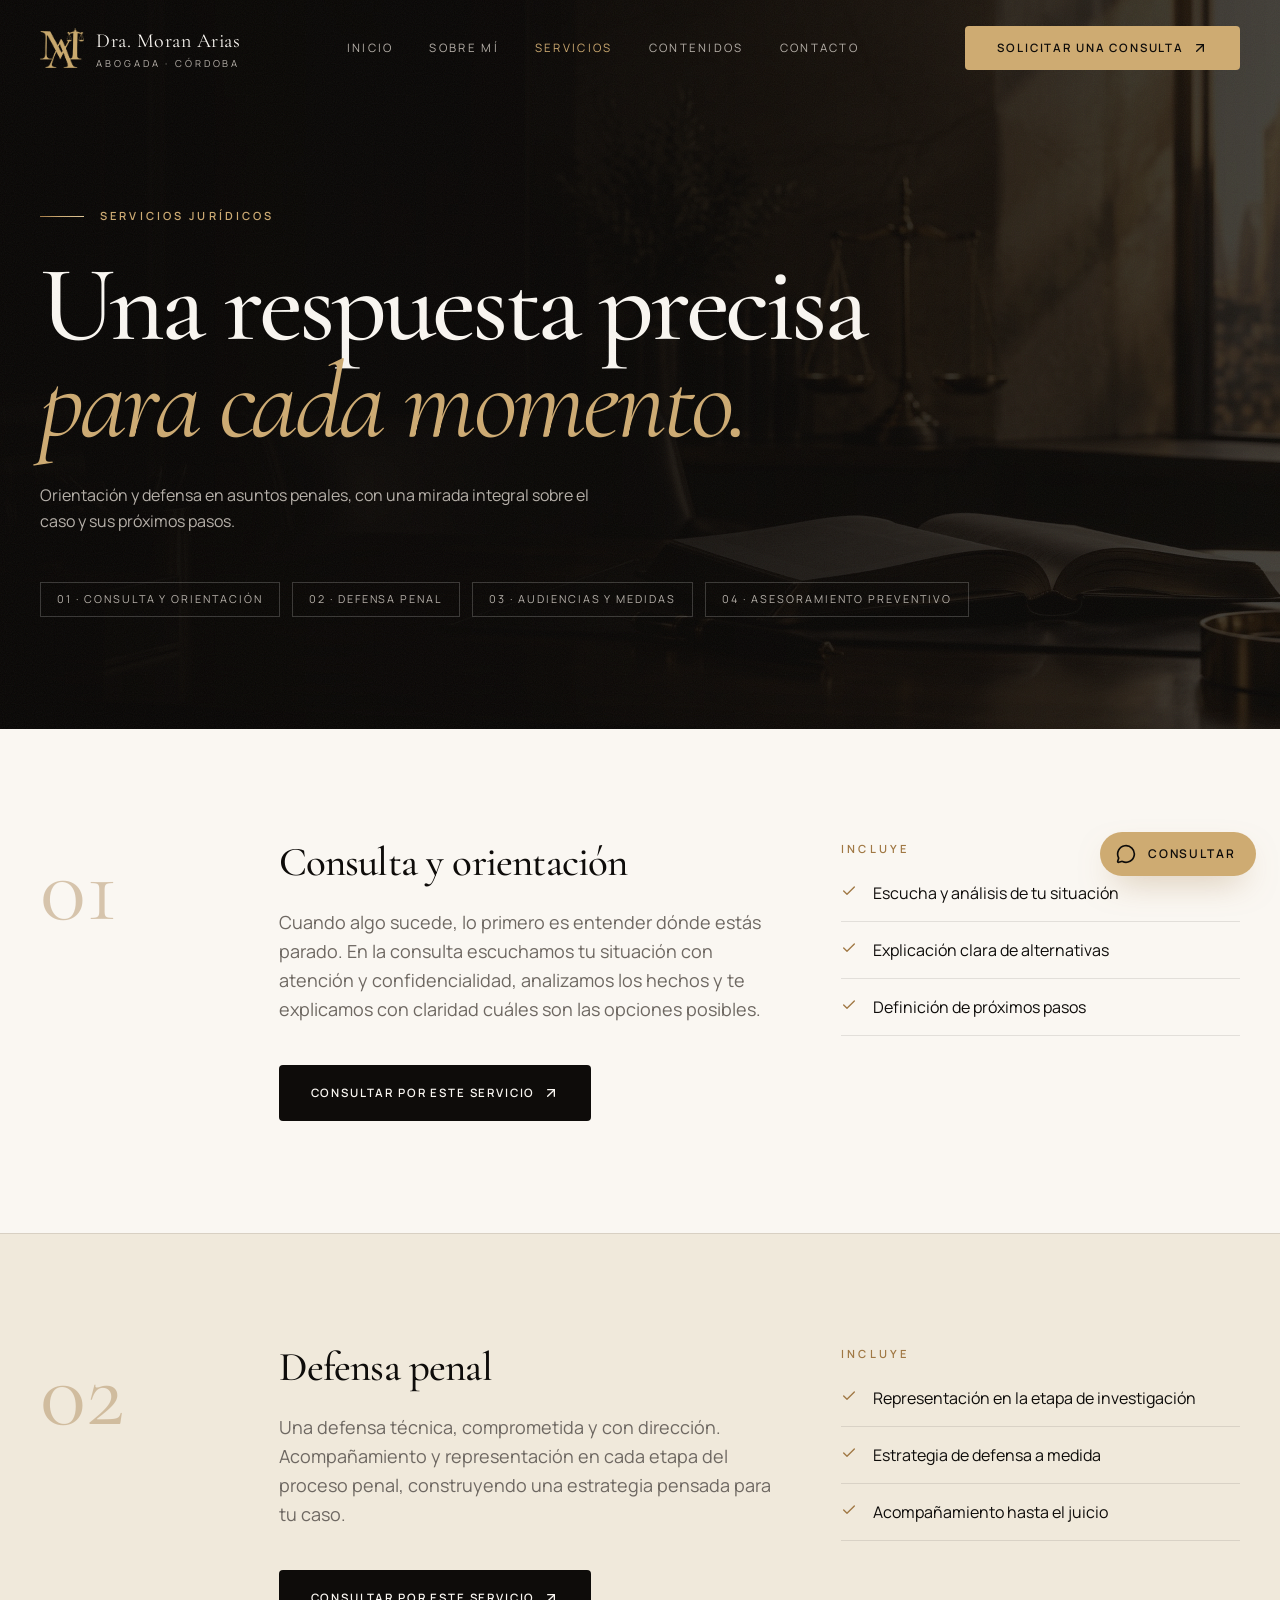
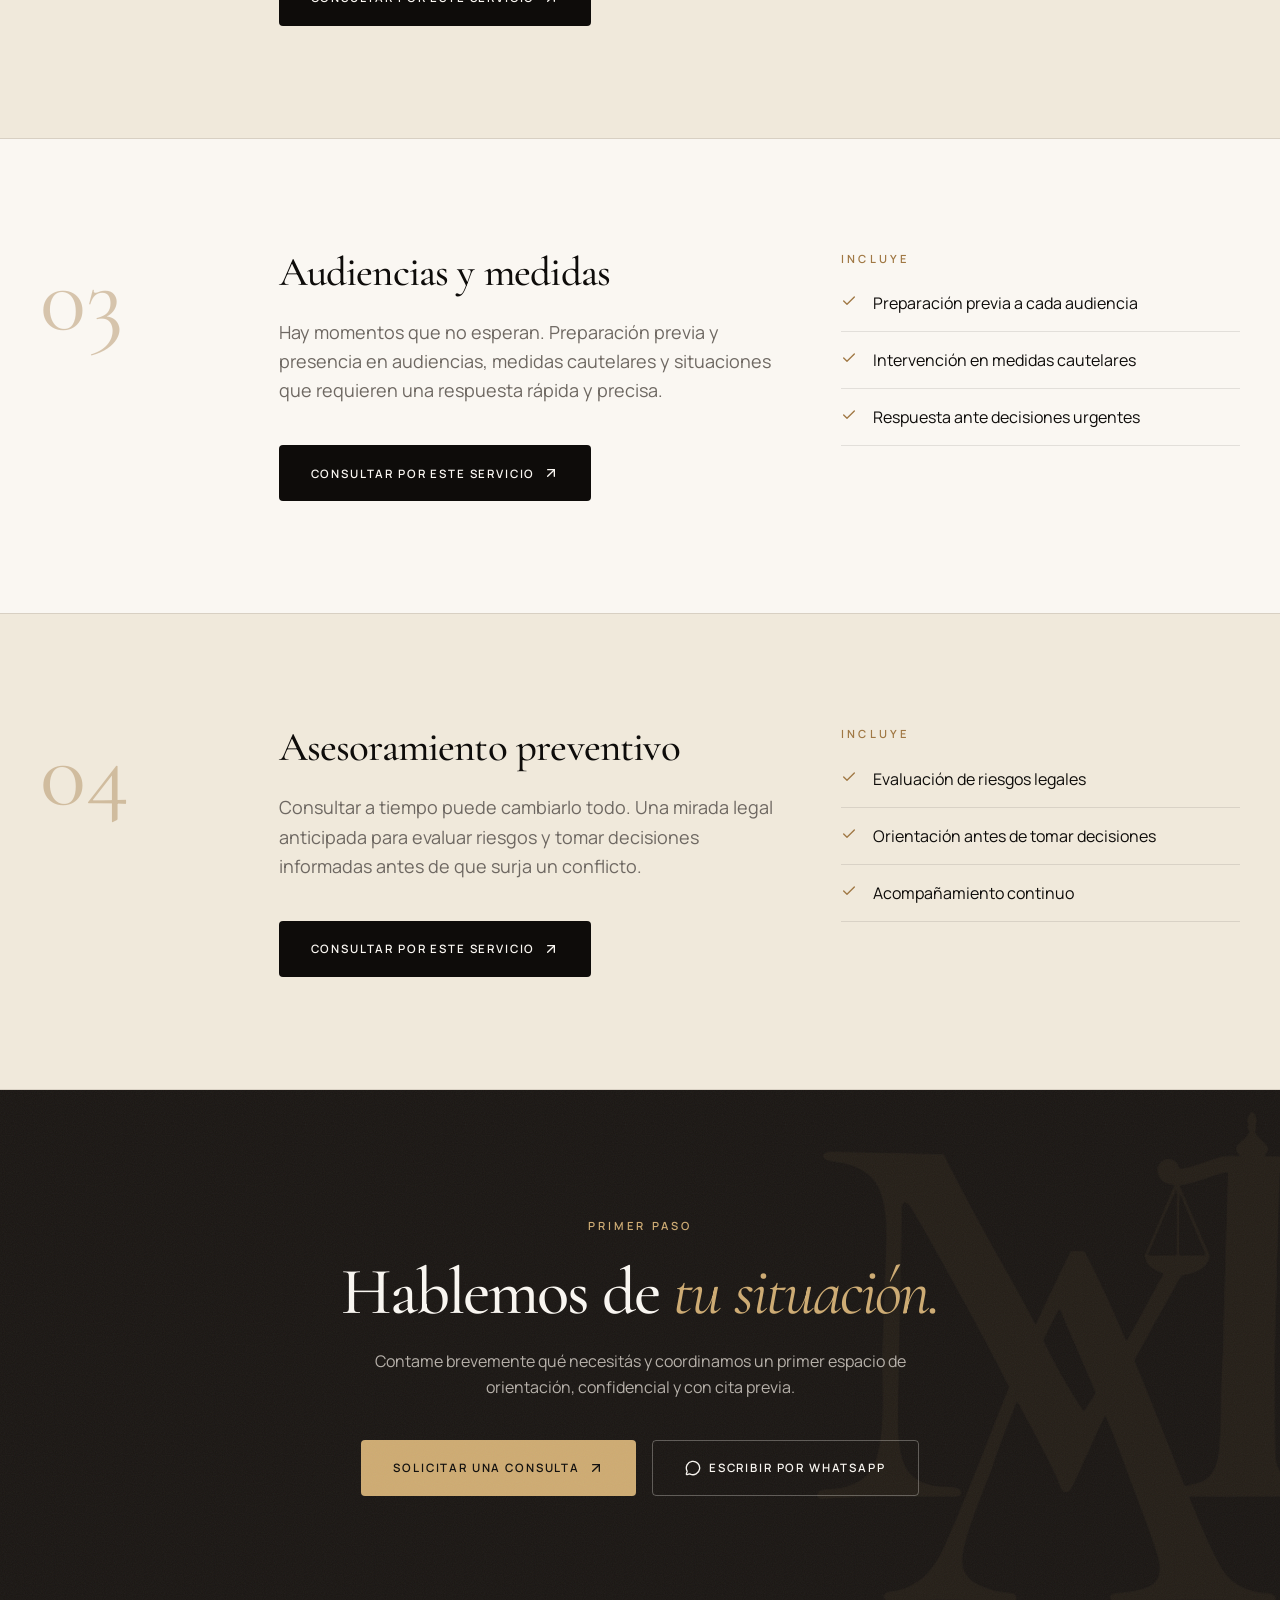
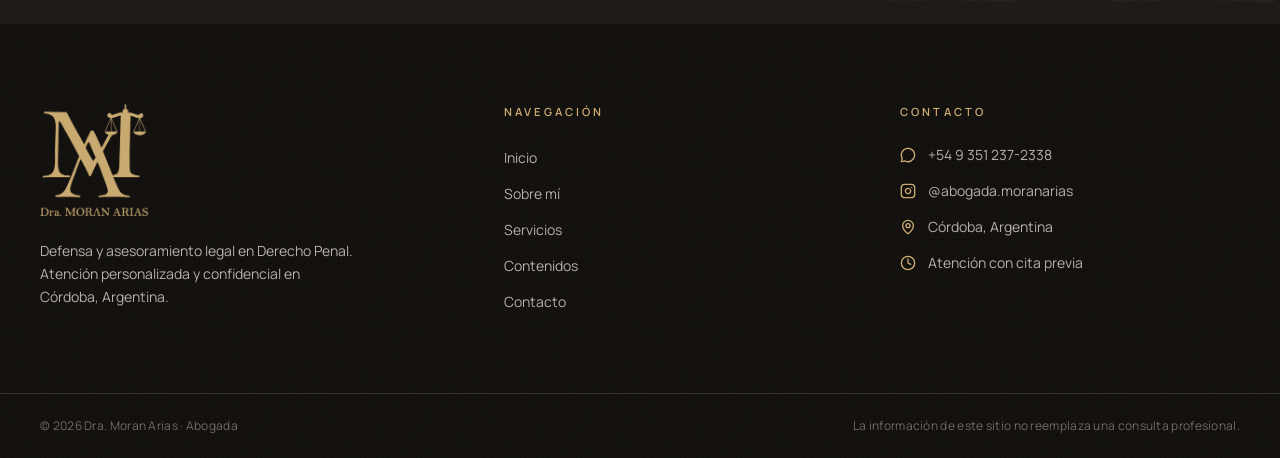
<file: servicios.html>
<!doctype html>
<!-- ===== PÁGINA: SERVICIOS (servicios.html) =====
     Detalle de cada servicio que ofrece la Dra.
     Acá no hay lógica: es HTML puro. Estilos en styles.css, interacciones en script.js.
     
     CÓMO LEER LAS CLASES (el sitio usa Tailwind, las clases van en class="..."):
     bg-ink / bg-paper / bg-sand ... color de fondo (negro cálido / blanco cálido / arena)
     text-gold / text-paper / text-ink / text-stone ... color del texto
     py-24 lg:py-36 ... espacio arriba y abajo (celular / pantallas grandes)
     px-6 lg:px-10 ... espacio a los costados
     mx-auto max-w-7xl ... contenido centrado con ancho máximo
     grid lg:grid-cols-[...] ... columnas (1 en celular, varias en pantalla grande)
     hidden lg:flex ... oculto en celular, visible en escritorio
     display-xl / display-lg / display-md ... tamaños de títulos grandes
     eyebrow ... texto chico dorado en mayúsculas (arriba de los títulos)
     reveal / animate-rise ... animación de aparición
     Los colores y tamaños reales están definidos en styles.css
-->
<html lang="es">
  <head>
    <!-- ===== HEAD: datos de la página (no se ven en pantalla) =====
         charset = acentos y ñ. viewport = que se vea bien en celular.
    -->
    <meta charset="utf-8" />
    <meta name="viewport" content="width=device-width, initial-scale=1" />
    <!-- ===== PRECARGA DE IMÁGENES =====
         Hace que el logo y la foto principal carguen más rápido.
    -->
    <link rel="preload" as="image" href="assets/monograma-dorado.png" />
    <link rel="preload" as="image" href="assets/hero-estudio.jpg" />
    <!-- ===== ESTILOS =====
         styles.css tiene TODOS los estilos (colores, tamaños, animaciones).
    -->
    <link rel="stylesheet" href="styles.css" />
    <!-- ===== TIPOGRAFÍAS (Google Fonts) =====
         Cormorant Garamond = títulos (serif). Manrope = textos (sans).
         Si cambiás una fuente, también hay que cambiarla en styles.css (variables font-serif y font-sans).
    -->
    <link
      rel="stylesheet"
      href="https://fonts.googleapis.com/css2?family=Cormorant+Garamond:ital,wght@0,400;0,500;0,600;1,400;1,500&amp;family=Manrope:wght@300;400;500;600;700&amp;display=swap"
      data-precedence="default"
    />
    <!-- ===== TÍTULO Y DESCRIPCIÓN PARA GOOGLE / REDES =====
         title = texto de la pestaña y título en Google.
         description = frase que aparece debajo en los resultados.
         og:* y twitter:card = cómo se ve el link al compartirlo en WhatsApp o redes.
         theme-color = color de la barra del navegador en celular.
    -->
    <title>Servicios jurídicos | Dra. Moran Arias, defensa penal en Córdoba</title>
    <meta name="author" content="Dra. Moran Arias" />
    <meta name="theme-color" content="#141210" />
    <meta property="og:locale" content="es_AR" />
    <meta
      name="description"
      content="Consulta y orientación, defensa penal, audiencias y medidas cautelares, y asesoramiento preventivo en Córdoba, Argentina."
    />
    <meta property="og:title" content="Servicios jurídicos | Dra. Moran Arias" />
    <meta
      property="og:description"
      content="Defensa penal estratégica y asesoramiento jurídico personalizado en Córdoba."
    />
    <meta property="og:type" content="website" />
    <meta name="twitter:card" content="summary_large_image" />
    <!-- ===== ÍCONO DE LA PESTAÑA (favicon) =====
    -->
    <link rel="icon" href="favicon.ico" type="image/x-icon" />
    <link rel="preconnect" href="https://fonts.googleapis.com" />
    <link rel="preconnect" href="https://fonts.gstatic.com" crossorigin="anonymous" />
  </head>
  <body>
    <!-- ===== HEADER (menú superior fijo) =====
         Es transparente arriba de todo y se vuelve oscuro al hacer scroll (lo maneja script.js).
         Contiene: logo, menú de escritorio, botón de consulta y botón hamburguesa para celular.
    -->
    <header class="fixed inset-x-0 top-0 z-50 transition-all duration-500 border-b border-transparent bg-transparent">
      <div class="mx-auto flex max-w-7xl items-center justify-between px-6 transition-all duration-500 lg:px-10 h-24">
        <!-- ===== LOGO + NOMBRE (lleva al inicio) =====
        -->
        <a class="flex items-center gap-3" aria-label="Dra. Moran Arias, inicio" href="index.html"
          ><img src="assets/monograma-dorado.png" alt="" class="h-10 w-auto" width="445" height="402" /><span
            class="flex flex-col leading-none"
            ><span class="font-serif text-xl tracking-wide text-paper">Dra. Moran Arias</span
            ><span class="mt-1 text-[0.6rem] uppercase tracking-[0.3em] text-stone-light">Abogada · Córdoba</span></span
          ></a
        >
        <!-- ===== MENÚ DE ESCRITORIO =====
             Links a las 5 páginas. El de la página actual lleva data-status="active" (se pinta dorado).
             Si agregás una página nueva, sumá su link acá, en el pie de página (Navegación) y mové el 'active'.
             En celular este menú se oculta y script.js arma uno nuevo a partir de estos links.
        -->
        <nav class="hidden items-center gap-9 lg:flex" aria-label="Navegación principal">
          <a
            class="relative text-[0.72rem] uppercase tracking-[0.2em] text-stone-light transition-colors hover:text-gold data-[status=active]:text-gold"
            href="index.html"
            >Inicio</a
          ><a
            class="relative text-[0.72rem] uppercase tracking-[0.2em] text-stone-light transition-colors hover:text-gold data-[status=active]:text-gold"
            href="sobre-mi.html"
            >Sobre mí</a
          ><a
            class="relative text-[0.72rem] uppercase tracking-[0.2em] text-stone-light transition-colors hover:text-gold data-[status=active]:text-gold active"
            href="servicios.html"
            data-status="active"
            aria-current="page"
            >Servicios</a
          ><a
            class="relative text-[0.72rem] uppercase tracking-[0.2em] text-stone-light transition-colors hover:text-gold data-[status=active]:text-gold"
            href="contenidos.html"
            >Contenidos</a
          ><a
            class="relative text-[0.72rem] uppercase tracking-[0.2em] text-stone-light transition-colors hover:text-gold data-[status=active]:text-gold"
            href="contacto.html"
            >Contacto</a
          >
        </nav>
        <div class="hidden lg:block">
          <a
            class="inline-flex items-center justify-center gap-2 whitespace-nowrap cursor-pointer transition-all duration-300 focus-visible:outline-none focus-visible:ring-2 focus-visible:ring-ring focus-visible:ring-offset-2 disabled:pointer-events-none disabled:opacity-50 disabled:cursor-not-allowed [&amp;_svg]:pointer-events-none [&amp;_svg]:size-4 [&amp;_svg]:shrink-0 bg-gold text-ink uppercase tracking-[0.16em] text-[0.72rem] font-semibold hover:bg-gold-soft hover:-translate-y-0.5 hover:shadow-gold rounded-md px-8 h-11"
            href="contacto.html"
            >Solicitar una consulta
            <svg
              xmlns="http://www.w3.org/2000/svg"
              width="24"
              height="24"
              viewBox="0 0 24 24"
              fill="none"
              stroke="currentColor"
              stroke-width="2"
              stroke-linecap="round"
              stroke-linejoin="round"
              class="lucide lucide-arrow-up-right"
              aria-hidden="true"
            >
              <path d="M7 7h10v10"></path>
              <path d="M7 17 17 7"></path></svg
          ></a>
        </div>
        <!-- ===== BOTÓN HAMBURGUESA (solo celular) =====
             Al tocarlo, script.js despliega el menú móvil.
        -->
        <button type="button" class="p-2 text-paper lg:hidden" aria-label="Abrir menú" aria-expanded="false">
          <svg
            xmlns="http://www.w3.org/2000/svg"
            width="24"
            height="24"
            viewBox="0 0 24 24"
            fill="none"
            stroke="currentColor"
            stroke-width="2"
            stroke-linecap="round"
            stroke-linejoin="round"
            class="lucide lucide-menu size-6"
            aria-hidden="true"
          >
            <path d="M4 5h16"></path>
            <path d="M4 12h16"></path>
            <path d="M4 19h16"></path>
          </svg>
        </button>
      </div>
    </header>
    <!-- ===== CONTENIDO PRINCIPAL =====
         Cada <section> es un bloque horizontal de la página.
    -->
    <main>
      
      <!-- ===== SECCIÓN 1) ENCABEZADO DE PÁGINA =====
           Título 'Una respuesta precisa para cada momento' y bajada.
      -->
      <section class="grain relative overflow-hidden bg-ink pb-20 pt-44 text-paper lg:pb-28 lg:pt-52">
        <!-- ===== IMAGEN: hero-estudio.jpg =====
             FOTO DE FONDO del encabezado. Para cambiarla: reemplazar el archivo en assets/ (mismo nombre) o cambiar el src.
        -->
        <img
          src="assets/hero-estudio.jpg"
          alt=""
          width="1920"
          height="1152"
          class="animate-slow-zoom absolute inset-0 h-full w-full object-cover opacity-30"
        />
        <!-- ===== Capa oscura degradada sobre la foto (para que se lea el texto) =====
             Se edita en styles.css: variable gradient-hero.
        -->
        <div class="bg-hero-overlay absolute inset-0"></div>
        <div class="relative mx-auto max-w-7xl px-6 lg:px-10">
          <div class="animate-rise flex items-center gap-4">
            <span class="gold-rule"></span>
            <p class="eyebrow-light">Servicios jurídicos</p>
          </div>
          <h1 class="animate-rise anim-delay-1 display-xl mt-8 max-w-4xl">
            Una respuesta precisa<br /><em class="font-normal text-gold">para cada momento.</em>
          </h1>
          <p class="animate-rise anim-delay-2 mt-8 max-w-xl text-base leading-relaxed text-stone-light">
            Orientación y defensa en asuntos penales, con una mirada integral sobre el caso y sus próximos pasos.
          </p>
          <nav class="animate-rise anim-delay-3 mt-12 flex flex-wrap gap-3" aria-label="Servicios">
            <a
              href="#consulta"
              class="border border-paper/20 px-4 py-2 text-[0.68rem] uppercase tracking-[0.18em] text-stone-light transition-colors hover:border-gold hover:text-gold"
              >01
              ·
              Consulta y orientación</a
            ><a
              href="#defensa-penal"
              class="border border-paper/20 px-4 py-2 text-[0.68rem] uppercase tracking-[0.18em] text-stone-light transition-colors hover:border-gold hover:text-gold"
              >02
              ·
              Defensa penal</a
            ><a
              href="#audiencias"
              class="border border-paper/20 px-4 py-2 text-[0.68rem] uppercase tracking-[0.18em] text-stone-light transition-colors hover:border-gold hover:text-gold"
              >03
              ·
              Audiencias y medidas</a
            ><a
              href="#asesoramiento-preventivo"
              class="border border-paper/20 px-4 py-2 text-[0.68rem] uppercase tracking-[0.18em] text-stone-light transition-colors hover:border-gold hover:text-gold"
              >04
              ·
              Asesoramiento preventivo</a
            >
          </nav>
        </div>
      </section>
      <!-- ===== SECCIÓN 2) LISTA DE SERVICIOS =====
           Cada servicio es un bloque numerado (01 Consulta y orientación, 02...).
           Para agregar uno: copiar un bloque completo, cambiar número, título y texto.
      -->
      <section class="bg-background">
        <article id="consulta" class="scroll-mt-24 border-b border-border">
          <div
            class="mx-auto grid max-w-7xl gap-12 px-6 py-20 lg:grid-cols-[0.35fr_1fr_0.8fr] lg:gap-16 lg:px-10 lg:py-28"
          >
            <span class="reveal font-serif text-8xl leading-none text-gold-deep/40">01</span>
            <div class="reveal">
              <h2 class="display-md text-ink">Consulta y orientación</h2>
              <p class="mt-6 text-lg leading-relaxed text-muted-foreground">
                Cuando algo sucede, lo primero es entender dónde estás parado. En la consulta escuchamos tu situación
                con atención y confidencialidad, analizamos los hechos y te explicamos con claridad cuáles son las
                opciones posibles.
              </p>
              <a
                class="inline-flex items-center justify-center gap-2 whitespace-nowrap rounded-md cursor-pointer transition-all duration-300 focus-visible:outline-none focus-visible:ring-2 focus-visible:ring-ring focus-visible:ring-offset-2 disabled:pointer-events-none disabled:opacity-50 disabled:cursor-not-allowed [&amp;_svg]:pointer-events-none [&amp;_svg]:size-4 [&amp;_svg]:shrink-0 bg-ink text-paper uppercase tracking-[0.16em] text-[0.72rem] font-semibold hover:bg-ink-soft hover:-translate-y-0.5 hover:shadow-elegant h-14 px-8 mt-10"
                href="https://wa.me/5493512372338?text=Hola%20Dra.%20Moran%20Arias%2C%20quisiera%20consultar%20por%20el%20servicio%20de%20Consulta%20y%20orientaci%C3%B3n."
                target="_blank"
                rel="noreferrer"
                data-servicio="Consulta y orientación"
                >Consultar por este servicio
                <svg
                  xmlns="http://www.w3.org/2000/svg"
                  width="24"
                  height="24"
                  viewBox="0 0 24 24"
                  fill="none"
                  stroke="currentColor"
                  stroke-width="2"
                  stroke-linecap="round"
                  stroke-linejoin="round"
                  class="lucide lucide-arrow-up-right"
                  aria-hidden="true"
                >
                  <path d="M7 7h10v10"></path>
                  <path d="M7 17 17 7"></path></svg
              ></a>
            </div>
            <div class="reveal">
              <p class="eyebrow">Incluye</p>
              <ul class="mt-6 space-y-4">
                <li class="flex items-start gap-4 border-b border-ink/10 pb-4 text-ink">
                  <svg
                    xmlns="http://www.w3.org/2000/svg"
                    width="24"
                    height="24"
                    viewBox="0 0 24 24"
                    fill="none"
                    stroke="currentColor"
                    stroke-width="2"
                    stroke-linecap="round"
                    stroke-linejoin="round"
                    class="lucide lucide-check mt-0.5 size-4 shrink-0 text-gold-deep"
                    aria-hidden="true"
                  >
                    <path d="M20 6 9 17l-5-5"></path></svg
                  >Escucha y análisis de tu situación
                </li>
                <li class="flex items-start gap-4 border-b border-ink/10 pb-4 text-ink">
                  <svg
                    xmlns="http://www.w3.org/2000/svg"
                    width="24"
                    height="24"
                    viewBox="0 0 24 24"
                    fill="none"
                    stroke="currentColor"
                    stroke-width="2"
                    stroke-linecap="round"
                    stroke-linejoin="round"
                    class="lucide lucide-check mt-0.5 size-4 shrink-0 text-gold-deep"
                    aria-hidden="true"
                  >
                    <path d="M20 6 9 17l-5-5"></path></svg
                  >Explicación clara de alternativas
                </li>
                <li class="flex items-start gap-4 border-b border-ink/10 pb-4 text-ink">
                  <svg
                    xmlns="http://www.w3.org/2000/svg"
                    width="24"
                    height="24"
                    viewBox="0 0 24 24"
                    fill="none"
                    stroke="currentColor"
                    stroke-width="2"
                    stroke-linecap="round"
                    stroke-linejoin="round"
                    class="lucide lucide-check mt-0.5 size-4 shrink-0 text-gold-deep"
                    aria-hidden="true"
                  >
                    <path d="M20 6 9 17l-5-5"></path></svg
                  >Definición de próximos pasos
                </li>
              </ul>
            </div>
          </div>
        </article>
        <article id="defensa-penal" class="scroll-mt-24 border-b border-border bg-sand">
          <div
            class="mx-auto grid max-w-7xl gap-12 px-6 py-20 lg:grid-cols-[0.35fr_1fr_0.8fr] lg:gap-16 lg:px-10 lg:py-28"
          >
            <span class="reveal font-serif text-8xl leading-none text-gold-deep/40">02</span>
            <div class="reveal">
              <h2 class="display-md text-ink">Defensa penal</h2>
              <p class="mt-6 text-lg leading-relaxed text-muted-foreground">
                Una defensa técnica, comprometida y con dirección. Acompañamiento y representación en cada etapa del
                proceso penal, construyendo una estrategia pensada para tu caso.
              </p>
              <a
                class="inline-flex items-center justify-center gap-2 whitespace-nowrap rounded-md cursor-pointer transition-all duration-300 focus-visible:outline-none focus-visible:ring-2 focus-visible:ring-ring focus-visible:ring-offset-2 disabled:pointer-events-none disabled:opacity-50 disabled:cursor-not-allowed [&amp;_svg]:pointer-events-none [&amp;_svg]:size-4 [&amp;_svg]:shrink-0 bg-ink text-paper uppercase tracking-[0.16em] text-[0.72rem] font-semibold hover:bg-ink-soft hover:-translate-y-0.5 hover:shadow-elegant h-14 px-8 mt-10"
                href="https://wa.me/5493512372338?text=Hola%20Dra.%20Moran%20Arias%2C%20quisiera%20consultar%20por%20el%20servicio%20de%20Defensa%20penal."
                target="_blank"
                rel="noreferrer"
                data-servicio="Defensa penal"
                >Consultar por este servicio
                <svg
                  xmlns="http://www.w3.org/2000/svg"
                  width="24"
                  height="24"
                  viewBox="0 0 24 24"
                  fill="none"
                  stroke="currentColor"
                  stroke-width="2"
                  stroke-linecap="round"
                  stroke-linejoin="round"
                  class="lucide lucide-arrow-up-right"
                  aria-hidden="true"
                >
                  <path d="M7 7h10v10"></path>
                  <path d="M7 17 17 7"></path></svg
              ></a>
            </div>
            <div class="reveal">
              <p class="eyebrow">Incluye</p>
              <ul class="mt-6 space-y-4">
                <li class="flex items-start gap-4 border-b border-ink/10 pb-4 text-ink">
                  <svg
                    xmlns="http://www.w3.org/2000/svg"
                    width="24"
                    height="24"
                    viewBox="0 0 24 24"
                    fill="none"
                    stroke="currentColor"
                    stroke-width="2"
                    stroke-linecap="round"
                    stroke-linejoin="round"
                    class="lucide lucide-check mt-0.5 size-4 shrink-0 text-gold-deep"
                    aria-hidden="true"
                  >
                    <path d="M20 6 9 17l-5-5"></path></svg
                  >Representación en la etapa de investigación
                </li>
                <li class="flex items-start gap-4 border-b border-ink/10 pb-4 text-ink">
                  <svg
                    xmlns="http://www.w3.org/2000/svg"
                    width="24"
                    height="24"
                    viewBox="0 0 24 24"
                    fill="none"
                    stroke="currentColor"
                    stroke-width="2"
                    stroke-linecap="round"
                    stroke-linejoin="round"
                    class="lucide lucide-check mt-0.5 size-4 shrink-0 text-gold-deep"
                    aria-hidden="true"
                  >
                    <path d="M20 6 9 17l-5-5"></path></svg
                  >Estrategia de defensa a medida
                </li>
                <li class="flex items-start gap-4 border-b border-ink/10 pb-4 text-ink">
                  <svg
                    xmlns="http://www.w3.org/2000/svg"
                    width="24"
                    height="24"
                    viewBox="0 0 24 24"
                    fill="none"
                    stroke="currentColor"
                    stroke-width="2"
                    stroke-linecap="round"
                    stroke-linejoin="round"
                    class="lucide lucide-check mt-0.5 size-4 shrink-0 text-gold-deep"
                    aria-hidden="true"
                  >
                    <path d="M20 6 9 17l-5-5"></path></svg
                  >Acompañamiento hasta el juicio
                </li>
              </ul>
            </div>
          </div>
        </article>
        <article id="audiencias" class="scroll-mt-24 border-b border-border">
          <div
            class="mx-auto grid max-w-7xl gap-12 px-6 py-20 lg:grid-cols-[0.35fr_1fr_0.8fr] lg:gap-16 lg:px-10 lg:py-28"
          >
            <span class="reveal font-serif text-8xl leading-none text-gold-deep/40">03</span>
            <div class="reveal">
              <h2 class="display-md text-ink">Audiencias y medidas</h2>
              <p class="mt-6 text-lg leading-relaxed text-muted-foreground">
                Hay momentos que no esperan. Preparación previa y presencia en audiencias, medidas cautelares y
                situaciones que requieren una respuesta rápida y precisa.
              </p>
              <a
                class="inline-flex items-center justify-center gap-2 whitespace-nowrap rounded-md cursor-pointer transition-all duration-300 focus-visible:outline-none focus-visible:ring-2 focus-visible:ring-ring focus-visible:ring-offset-2 disabled:pointer-events-none disabled:opacity-50 disabled:cursor-not-allowed [&amp;_svg]:pointer-events-none [&amp;_svg]:size-4 [&amp;_svg]:shrink-0 bg-ink text-paper uppercase tracking-[0.16em] text-[0.72rem] font-semibold hover:bg-ink-soft hover:-translate-y-0.5 hover:shadow-elegant h-14 px-8 mt-10"
                href="https://wa.me/5493512372338?text=Hola%20Dra.%20Moran%20Arias%2C%20quisiera%20consultar%20por%20el%20servicio%20de%20Audiencias%20y%20medidas."
                target="_blank"
                rel="noreferrer"
                data-servicio="Audiencias y medidas"
                >Consultar por este servicio
                <svg
                  xmlns="http://www.w3.org/2000/svg"
                  width="24"
                  height="24"
                  viewBox="0 0 24 24"
                  fill="none"
                  stroke="currentColor"
                  stroke-width="2"
                  stroke-linecap="round"
                  stroke-linejoin="round"
                  class="lucide lucide-arrow-up-right"
                  aria-hidden="true"
                >
                  <path d="M7 7h10v10"></path>
                  <path d="M7 17 17 7"></path></svg
              ></a>
            </div>
            <div class="reveal">
              <p class="eyebrow">Incluye</p>
              <ul class="mt-6 space-y-4">
                <li class="flex items-start gap-4 border-b border-ink/10 pb-4 text-ink">
                  <svg
                    xmlns="http://www.w3.org/2000/svg"
                    width="24"
                    height="24"
                    viewBox="0 0 24 24"
                    fill="none"
                    stroke="currentColor"
                    stroke-width="2"
                    stroke-linecap="round"
                    stroke-linejoin="round"
                    class="lucide lucide-check mt-0.5 size-4 shrink-0 text-gold-deep"
                    aria-hidden="true"
                  >
                    <path d="M20 6 9 17l-5-5"></path></svg
                  >Preparación previa a cada audiencia
                </li>
                <li class="flex items-start gap-4 border-b border-ink/10 pb-4 text-ink">
                  <svg
                    xmlns="http://www.w3.org/2000/svg"
                    width="24"
                    height="24"
                    viewBox="0 0 24 24"
                    fill="none"
                    stroke="currentColor"
                    stroke-width="2"
                    stroke-linecap="round"
                    stroke-linejoin="round"
                    class="lucide lucide-check mt-0.5 size-4 shrink-0 text-gold-deep"
                    aria-hidden="true"
                  >
                    <path d="M20 6 9 17l-5-5"></path></svg
                  >Intervención en medidas cautelares
                </li>
                <li class="flex items-start gap-4 border-b border-ink/10 pb-4 text-ink">
                  <svg
                    xmlns="http://www.w3.org/2000/svg"
                    width="24"
                    height="24"
                    viewBox="0 0 24 24"
                    fill="none"
                    stroke="currentColor"
                    stroke-width="2"
                    stroke-linecap="round"
                    stroke-linejoin="round"
                    class="lucide lucide-check mt-0.5 size-4 shrink-0 text-gold-deep"
                    aria-hidden="true"
                  >
                    <path d="M20 6 9 17l-5-5"></path></svg
                  >Respuesta ante decisiones urgentes
                </li>
              </ul>
            </div>
          </div>
        </article>
        <article id="asesoramiento-preventivo" class="scroll-mt-24 border-b border-border bg-sand">
          <div
            class="mx-auto grid max-w-7xl gap-12 px-6 py-20 lg:grid-cols-[0.35fr_1fr_0.8fr] lg:gap-16 lg:px-10 lg:py-28"
          >
            <span class="reveal font-serif text-8xl leading-none text-gold-deep/40">04</span>
            <div class="reveal">
              <h2 class="display-md text-ink">Asesoramiento preventivo</h2>
              <p class="mt-6 text-lg leading-relaxed text-muted-foreground">
                Consultar a tiempo puede cambiarlo todo. Una mirada legal anticipada para evaluar riesgos y tomar
                decisiones informadas antes de que surja un conflicto.
              </p>
              <a
                class="inline-flex items-center justify-center gap-2 whitespace-nowrap rounded-md cursor-pointer transition-all duration-300 focus-visible:outline-none focus-visible:ring-2 focus-visible:ring-ring focus-visible:ring-offset-2 disabled:pointer-events-none disabled:opacity-50 disabled:cursor-not-allowed [&amp;_svg]:pointer-events-none [&amp;_svg]:size-4 [&amp;_svg]:shrink-0 bg-ink text-paper uppercase tracking-[0.16em] text-[0.72rem] font-semibold hover:bg-ink-soft hover:-translate-y-0.5 hover:shadow-elegant h-14 px-8 mt-10"
                href="https://wa.me/5493512372338?text=Hola%20Dra.%20Moran%20Arias%2C%20quisiera%20consultar%20por%20el%20servicio%20de%20Asesoramiento%20preventivo."
                target="_blank"
                rel="noreferrer"
                data-servicio="Asesoramiento preventivo"
                >Consultar por este servicio
                <svg
                  xmlns="http://www.w3.org/2000/svg"
                  width="24"
                  height="24"
                  viewBox="0 0 24 24"
                  fill="none"
                  stroke="currentColor"
                  stroke-width="2"
                  stroke-linecap="round"
                  stroke-linejoin="round"
                  class="lucide lucide-arrow-up-right"
                  aria-hidden="true"
                >
                  <path d="M7 7h10v10"></path>
                  <path d="M7 17 17 7"></path></svg
              ></a>
            </div>
            <div class="reveal">
              <p class="eyebrow">Incluye</p>
              <ul class="mt-6 space-y-4">
                <li class="flex items-start gap-4 border-b border-ink/10 pb-4 text-ink">
                  <svg
                    xmlns="http://www.w3.org/2000/svg"
                    width="24"
                    height="24"
                    viewBox="0 0 24 24"
                    fill="none"
                    stroke="currentColor"
                    stroke-width="2"
                    stroke-linecap="round"
                    stroke-linejoin="round"
                    class="lucide lucide-check mt-0.5 size-4 shrink-0 text-gold-deep"
                    aria-hidden="true"
                  >
                    <path d="M20 6 9 17l-5-5"></path></svg
                  >Evaluación de riesgos legales
                </li>
                <li class="flex items-start gap-4 border-b border-ink/10 pb-4 text-ink">
                  <svg
                    xmlns="http://www.w3.org/2000/svg"
                    width="24"
                    height="24"
                    viewBox="0 0 24 24"
                    fill="none"
                    stroke="currentColor"
                    stroke-width="2"
                    stroke-linecap="round"
                    stroke-linejoin="round"
                    class="lucide lucide-check mt-0.5 size-4 shrink-0 text-gold-deep"
                    aria-hidden="true"
                  >
                    <path d="M20 6 9 17l-5-5"></path></svg
                  >Orientación antes de tomar decisiones
                </li>
                <li class="flex items-start gap-4 border-b border-ink/10 pb-4 text-ink">
                  <svg
                    xmlns="http://www.w3.org/2000/svg"
                    width="24"
                    height="24"
                    viewBox="0 0 24 24"
                    fill="none"
                    stroke="currentColor"
                    stroke-width="2"
                    stroke-linecap="round"
                    stroke-linejoin="round"
                    class="lucide lucide-check mt-0.5 size-4 shrink-0 text-gold-deep"
                    aria-hidden="true"
                  >
                    <path d="M20 6 9 17l-5-5"></path></svg
                  >Acompañamiento continuo
                </li>
              </ul>
            </div>
          </div>
        </article>
      </section>
      <!-- ===== SECCIÓN 3) LLAMADO FINAL A LA ACCIÓN =====
           Bloque 'Hablemos de tu situación' (igual en todas las páginas).
      -->
      <section class="grain relative overflow-hidden bg-ink-soft py-24 text-paper lg:py-32">
        <!-- ===== IMAGEN: monograma-dorado.png =====
             MONOGRAMA dorado del logo del menú superior.
        -->
        <img
          src="assets/monograma-dorado.png"
          alt=""
          aria-hidden="true"
          loading="lazy"
          class="pointer-events-none absolute -right-20 top-1/2 w-[34rem] -translate-y-1/2 opacity-[0.06]"
        />
        <div class="relative mx-auto max-w-4xl px-6 text-center">
          <div class="reveal">
            <p class="eyebrow-light">Primer paso</p>
            <h2 class="display-lg mt-6">Hablemos de <em class="font-normal text-gold">tu situación.</em></h2>
            <p class="mx-auto mt-6 max-w-xl leading-relaxed text-stone-light">
              Contame brevemente qué necesitás y coordinamos un primer espacio de orientación, confidencial y con cita
              previa.
            </p>
            <div class="mt-10 flex flex-col items-center justify-center gap-4 sm:flex-row">
              <a
                class="inline-flex items-center justify-center gap-2 whitespace-nowrap rounded-md cursor-pointer transition-all duration-300 focus-visible:outline-none focus-visible:ring-2 focus-visible:ring-ring focus-visible:ring-offset-2 disabled:pointer-events-none disabled:opacity-50 disabled:cursor-not-allowed [&amp;_svg]:pointer-events-none [&amp;_svg]:size-4 [&amp;_svg]:shrink-0 bg-gold text-ink uppercase tracking-[0.16em] text-[0.72rem] font-semibold hover:bg-gold-soft hover:-translate-y-0.5 hover:shadow-gold h-14 px-8"
                href="contacto.html"
                >Solicitar una consulta
                <svg
                  xmlns="http://www.w3.org/2000/svg"
                  width="24"
                  height="24"
                  viewBox="0 0 24 24"
                  fill="none"
                  stroke="currentColor"
                  stroke-width="2"
                  stroke-linecap="round"
                  stroke-linejoin="round"
                  class="lucide lucide-arrow-up-right"
                  aria-hidden="true"
                >
                  <path d="M7 7h10v10"></path>
                  <path d="M7 17 17 7"></path></svg></a
              ><a
                href="https://wa.me/5493512372338?text=Hola%20Dra.%20Moran%20Arias%2C%20quisiera%20solicitar%20una%20consulta."
                target="_blank"
                rel="noreferrer"
                class="inline-flex items-center justify-center gap-2 whitespace-nowrap rounded-md cursor-pointer transition-all duration-300 focus-visible:outline-none focus-visible:ring-2 focus-visible:ring-ring focus-visible:ring-offset-2 disabled:pointer-events-none disabled:opacity-50 disabled:cursor-not-allowed [&amp;_svg]:pointer-events-none [&amp;_svg]:size-4 [&amp;_svg]:shrink-0 border border-paper/30 bg-transparent text-paper uppercase tracking-[0.16em] text-[0.72rem] font-semibold hover:border-gold hover:text-gold h-14 px-8"
                ><svg
                  xmlns="http://www.w3.org/2000/svg"
                  width="24"
                  height="24"
                  viewBox="0 0 24 24"
                  fill="none"
                  stroke="currentColor"
                  stroke-width="2"
                  stroke-linecap="round"
                  stroke-linejoin="round"
                  class="lucide lucide-message-circle"
                  aria-hidden="true"
                >
                  <path
                    d="M2.992 16.342a2 2 0 0 1 .094 1.167l-1.065 3.29a1 1 0 0 0 1.236 1.168l3.413-.998a2 2 0 0 1 1.099.092 10 10 0 1 0-4.777-4.719"
                  ></path>
                </svg>
                Escribir por WhatsApp</a
              >
            </div>
          </div>
        </div>
      </section>
      
    </main>
    <!-- ===== FOOTER (pie de página) =====
         Tres columnas: logo + descripción, navegación y datos de contacto.
         El año del copyright está escrito a mano en el texto (© 2026).
    -->
    <footer class="grain bg-ink text-paper">
      <div class="mx-auto grid max-w-7xl gap-14 px-6 py-20 lg:grid-cols-[1.2fr_1fr_1fr] lg:px-10">
        <div>
          <!-- ===== IMAGEN: logo-dorado.png =====
               LOGO dorado del pie de página.
          -->
          <img
            src="assets/logo-dorado.png"
            alt="Dra. Moran Arias"
            class="h-28 w-auto"
            width="464"
            height="482"
            loading="lazy"
          />
          <p class="mt-6 max-w-xs text-sm leading-relaxed text-stone-light">
            Defensa y asesoramiento legal en Derecho Penal. Atención personalizada y confidencial en Córdoba, Argentina.
          </p>
        </div>
        <div>
          <p class="eyebrow-light">Navegación</p>
          <ul class="mt-6 space-y-3">
            <li><a class="text-sm text-stone-light transition-colors hover:text-gold" href="index.html">Inicio</a></li>
            <li>
              <a class="text-sm text-stone-light transition-colors hover:text-gold" href="sobre-mi.html">Sobre mí</a>
            </li>
            <li>
              <a
                class="text-sm text-stone-light transition-colors hover:text-gold active"
                href="servicios.html"
                data-status="active"
                aria-current="page"
                >Servicios</a
              >
            </li>
            <li>
              <a class="text-sm text-stone-light transition-colors hover:text-gold" href="contenidos.html"
                >Contenidos</a
              >
            </li>
            <li>
              <!-- ===== LINK A WHATSAPP =====
                   El número va sin + ni espacios (54 9 351 237-2338 = 5493512372338).
                   El texto después de ?text= es el mensaje prellenado (está codificado, %20 = espacio).
              -->
              <a class="text-sm text-stone-light transition-colors hover:text-gold" href="contacto.html">Contacto</a>
            </li>
          </ul>
        </div>
        <div>
          <p class="eyebrow-light">Contacto</p>
          <ul class="mt-6 space-y-4 text-sm text-stone-light">
            <li>
              <!-- ===== LINK A WHATSAPP =====
                   El número va sin + ni espacios (54 9 351 237-2338 = 5493512372338).
                   El texto después de ?text= es el mensaje prellenado (está codificado, %20 = espacio).
              -->
              <a
                href="https://wa.me/5493512372338?text=Hola%20Dra.%20Moran%20Arias%2C%20quisiera%20solicitar%20una%20consulta."
                target="_blank"
                rel="noreferrer"
                class="flex items-center gap-3 transition-colors hover:text-gold"
                ><svg
                  xmlns="http://www.w3.org/2000/svg"
                  width="24"
                  height="24"
                  viewBox="0 0 24 24"
                  fill="none"
                  stroke="currentColor"
                  stroke-width="2"
                  stroke-linecap="round"
                  stroke-linejoin="round"
                  class="lucide lucide-message-circle size-4 text-gold"
                  aria-hidden="true"
                >
                  <path
                    d="M2.992 16.342a2 2 0 0 1 .094 1.167l-1.065 3.29a1 1 0 0 0 1.236 1.168l3.413-.998a2 2 0 0 1 1.099.092 10 10 0 1 0-4.777-4.719"
                  ></path>
                </svg>
                +54 9 351 237-2338</a
              >
            </li>
            <li>
              <!-- ===== LINK A INSTAGRAM =====
                   Para llevar a una publicación puntual, reemplazar la URL por la del post.
              -->
              <a
                href="https://www.instagram.com/abogada.moranarias/"
                target="_blank"
                rel="noreferrer"
                class="flex items-center gap-3 transition-colors hover:text-gold"
                ><svg
                  xmlns="http://www.w3.org/2000/svg"
                  width="24"
                  height="24"
                  viewBox="0 0 24 24"
                  fill="none"
                  stroke="currentColor"
                  stroke-width="2"
                  stroke-linecap="round"
                  stroke-linejoin="round"
                  class="lucide lucide-instagram size-4 text-gold"
                  aria-hidden="true"
                >
                  <rect width="20" height="20" x="2" y="2" rx="5" ry="5"></rect>
                  <path d="M16 11.37A4 4 0 1 1 12.63 8 4 4 0 0 1 16 11.37z"></path>
                  <line x1="17.5" x2="17.51" y1="6.5" y2="6.5"></line>
                </svg>
                @abogada.moranarias</a
              >
            </li>
            <li class="flex items-center gap-3">
              <svg
                xmlns="http://www.w3.org/2000/svg"
                width="24"
                height="24"
                viewBox="0 0 24 24"
                fill="none"
                stroke="currentColor"
                stroke-width="2"
                stroke-linecap="round"
                stroke-linejoin="round"
                class="lucide lucide-map-pin size-4 text-gold"
                aria-hidden="true"
              >
                <path
                  d="M20 10c0 4.993-5.539 10.193-7.399 11.799a1 1 0 0 1-1.202 0C9.539 20.193 4 14.993 4 10a8 8 0 0 1 16 0"
                ></path>
                <circle cx="12" cy="10" r="3"></circle>
              </svg>
              Córdoba, Argentina
            </li>
            <li class="flex items-center gap-3">
              <svg
                xmlns="http://www.w3.org/2000/svg"
                width="24"
                height="24"
                viewBox="0 0 24 24"
                fill="none"
                stroke="currentColor"
                stroke-width="2"
                stroke-linecap="round"
                stroke-linejoin="round"
                class="lucide lucide-clock size-4 text-gold"
                aria-hidden="true"
              >
                <circle cx="12" cy="12" r="10"></circle>
                <path d="M12 6v6l4 2"></path>
              </svg>
              Atención
              con cita previa
            </li>
          </ul>
        </div>
      </div>
      <div class="border-t border-ink-line">
        <div
          class="mx-auto flex max-w-7xl flex-col gap-2 px-6 py-6 text-xs tracking-wide text-stone sm:flex-row sm:items-center sm:justify-between lg:px-10"
        >
          <span
            >©
            2026
            Dra. Moran Arias · Abogada</span
          ><span>La información de este sitio no reemplaza una consulta profesional.</span>
        </div>
      </div>
    </footer>
    <!-- ===== BOTÓN FLOTANTE DE WHATSAPP (siempre visible abajo a la derecha) =====
         Mismo link que el resto: el número está en la URL wa.me/5493512372338.
         Para cambiar el número, reemplazarlo en TODOS los archivos .html y en script.js (buscar y reemplazar).
    -->
    <a
      href="https://wa.me/5493512372338?text=Hola%20Dra.%20Moran%20Arias%2C%20quisiera%20solicitar%20una%20consulta."
      target="_blank"
      rel="noreferrer"
      aria-label="Escribir por WhatsApp"
      class="group fixed bottom-6 right-6 z-40 flex items-center gap-3 rounded-full bg-gold py-3 pl-4 pr-4 text-ink shadow-gold transition-all duration-300 hover:-translate-y-1 hover:bg-gold-soft sm:pr-5"
      ><svg
        xmlns="http://www.w3.org/2000/svg"
        width="24"
        height="24"
        viewBox="0 0 24 24"
        fill="none"
        stroke="currentColor"
        stroke-width="2"
        stroke-linecap="round"
        stroke-linejoin="round"
        class="lucide lucide-message-circle size-5"
        aria-hidden="true"
      >
        <path
          d="M2.992 16.342a2 2 0 0 1 .094 1.167l-1.065 3.29a1 1 0 0 0 1.236 1.168l3.413-.998a2 2 0 0 1 1.099.092 10 10 0 1 0-4.777-4.719"
        ></path></svg
      ><span class="hidden text-xs font-semibold uppercase tracking-[0.16em] sm:inline">Consultar</span></a
    >
    <!-- ===== JAVASCRIPT =====
         Menú móvil, acordeón de preguntas y formulario → WhatsApp.
         Va al final del body para que cargue después de todo el contenido.
    -->
    <script src="script.js"></script>
  </body>
</html>
</file>
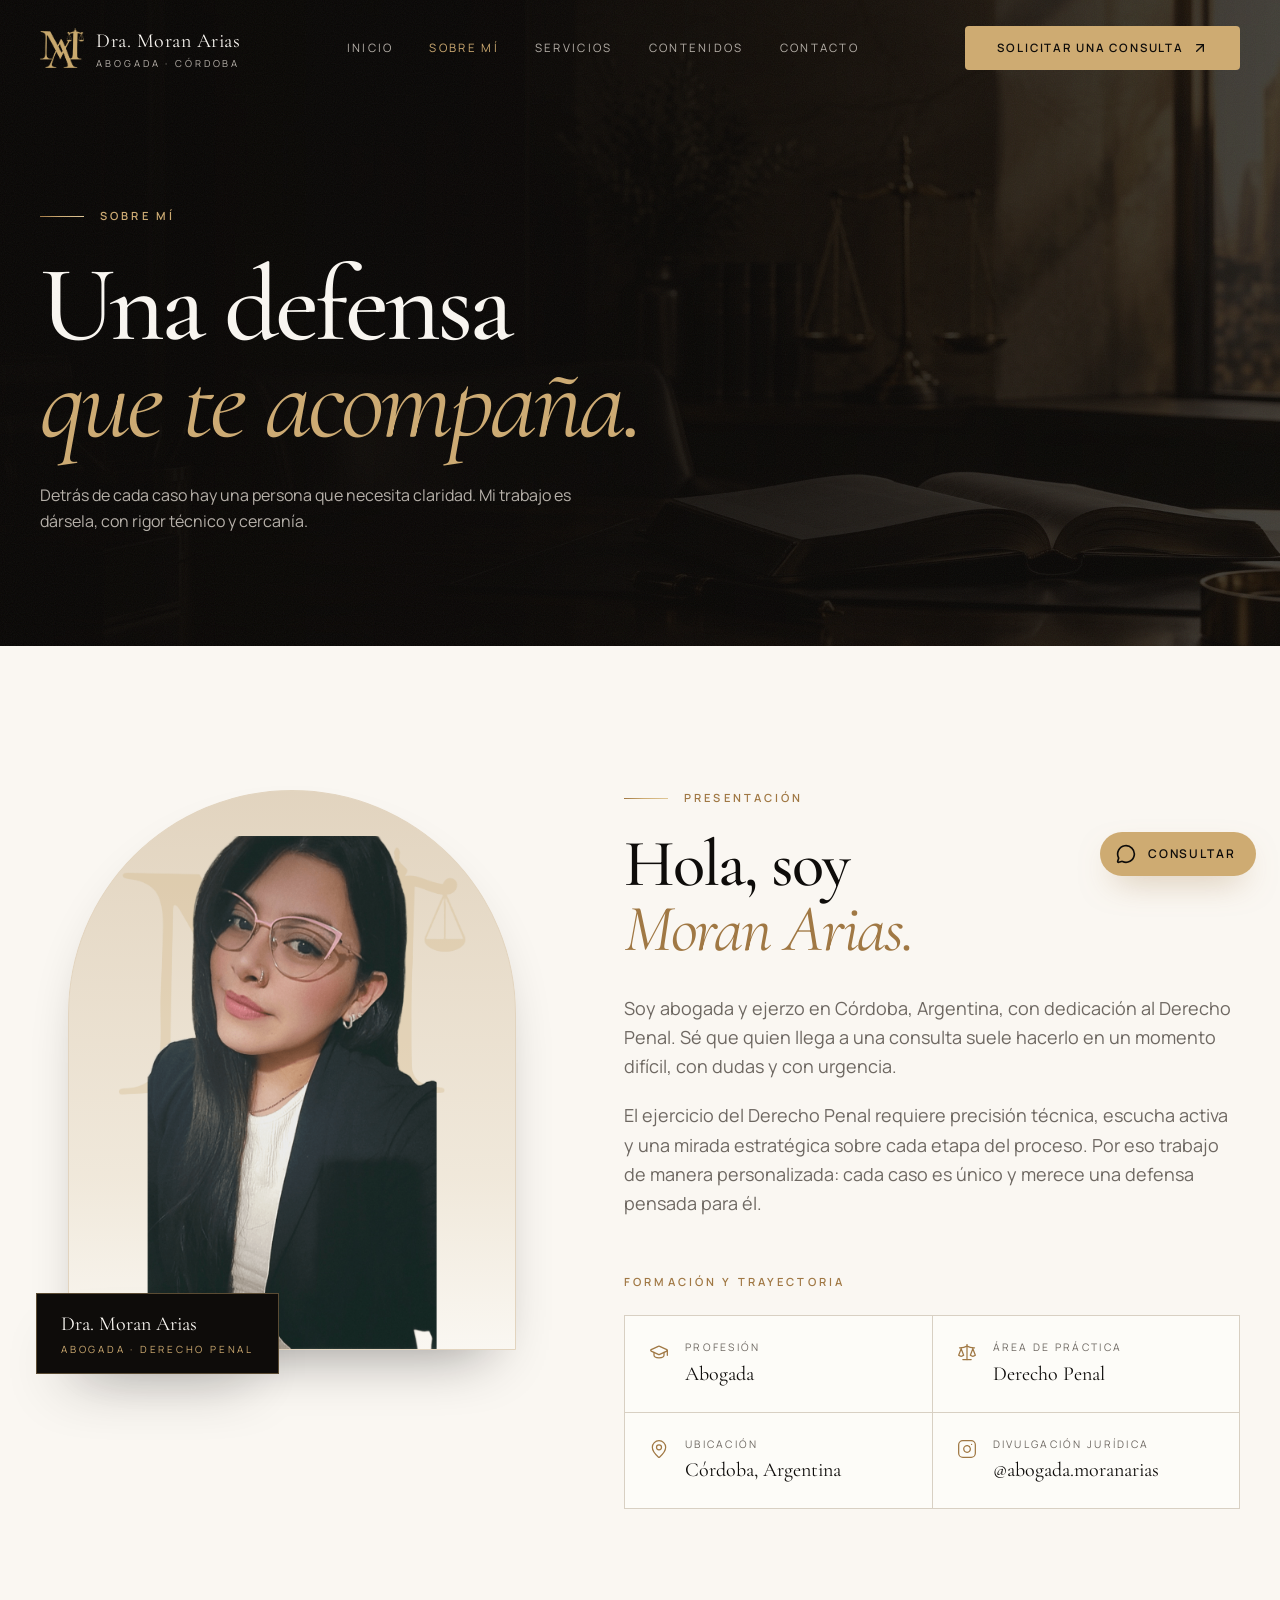
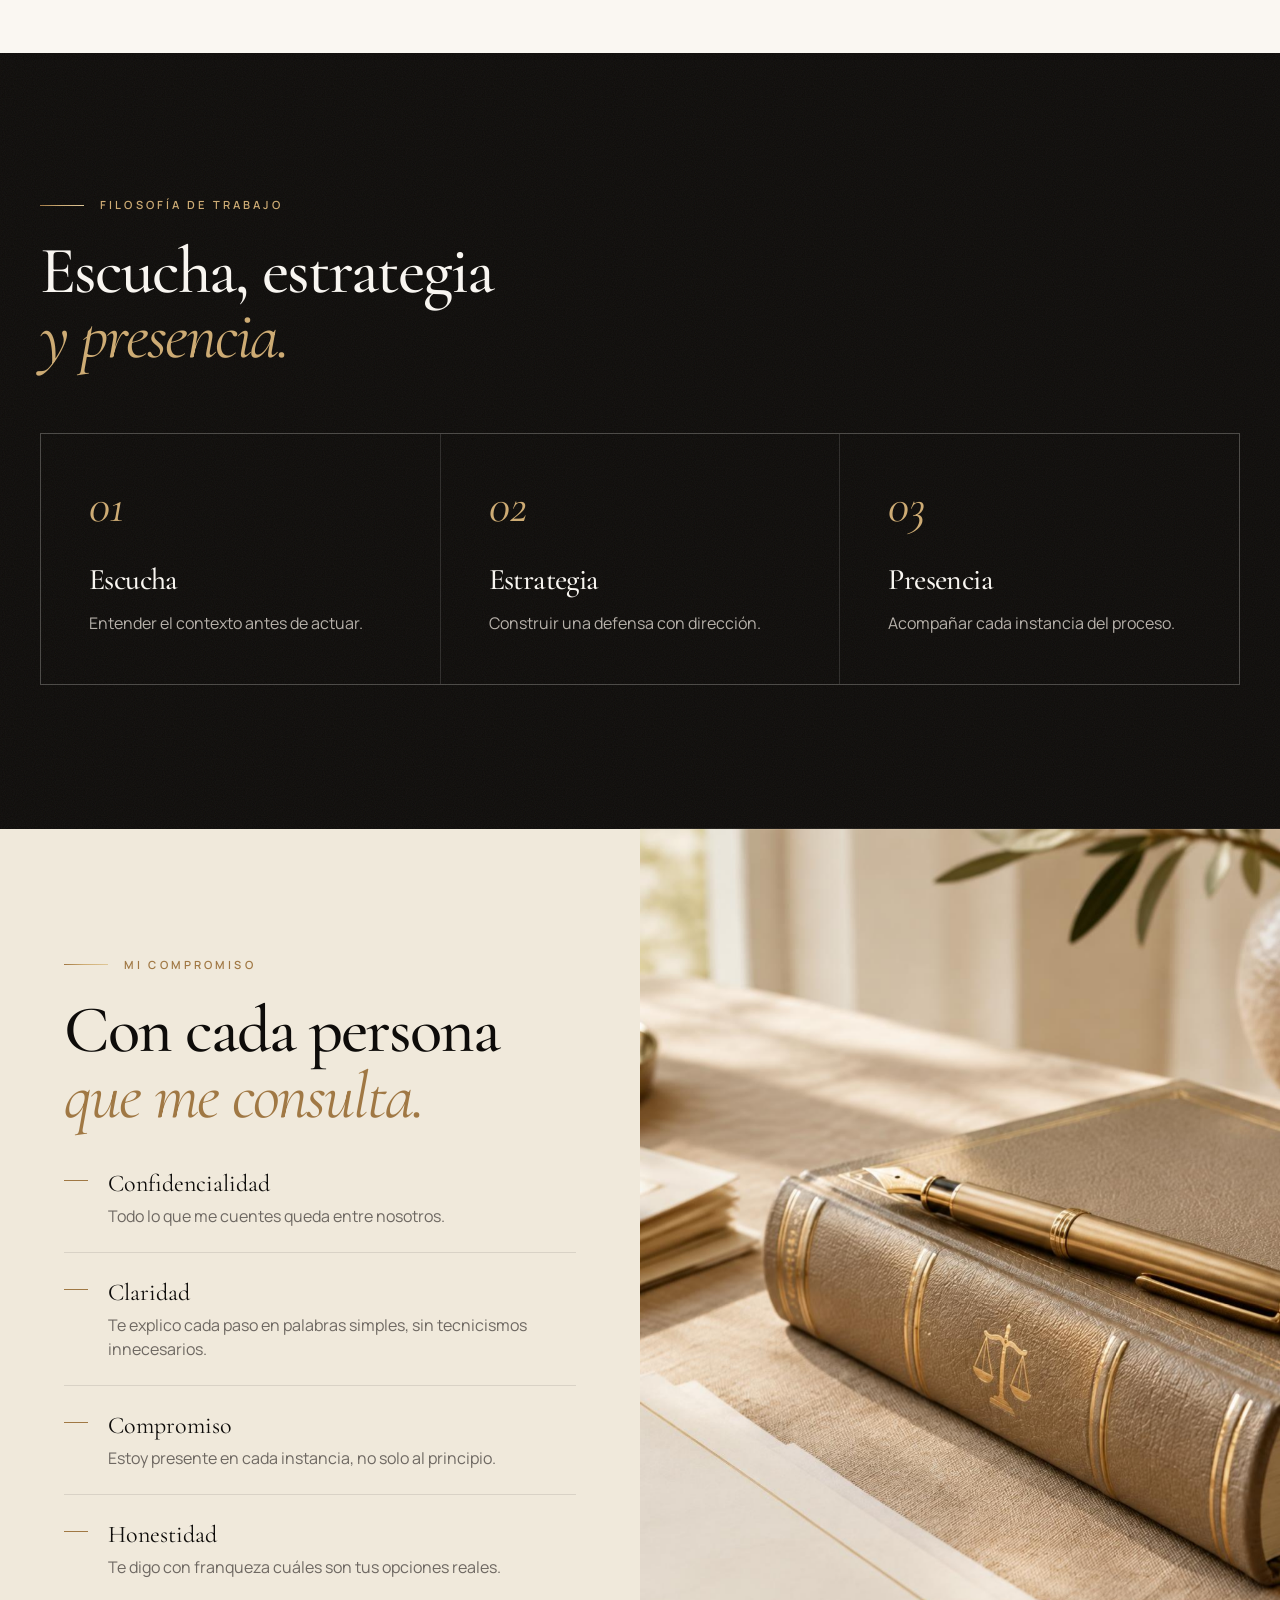
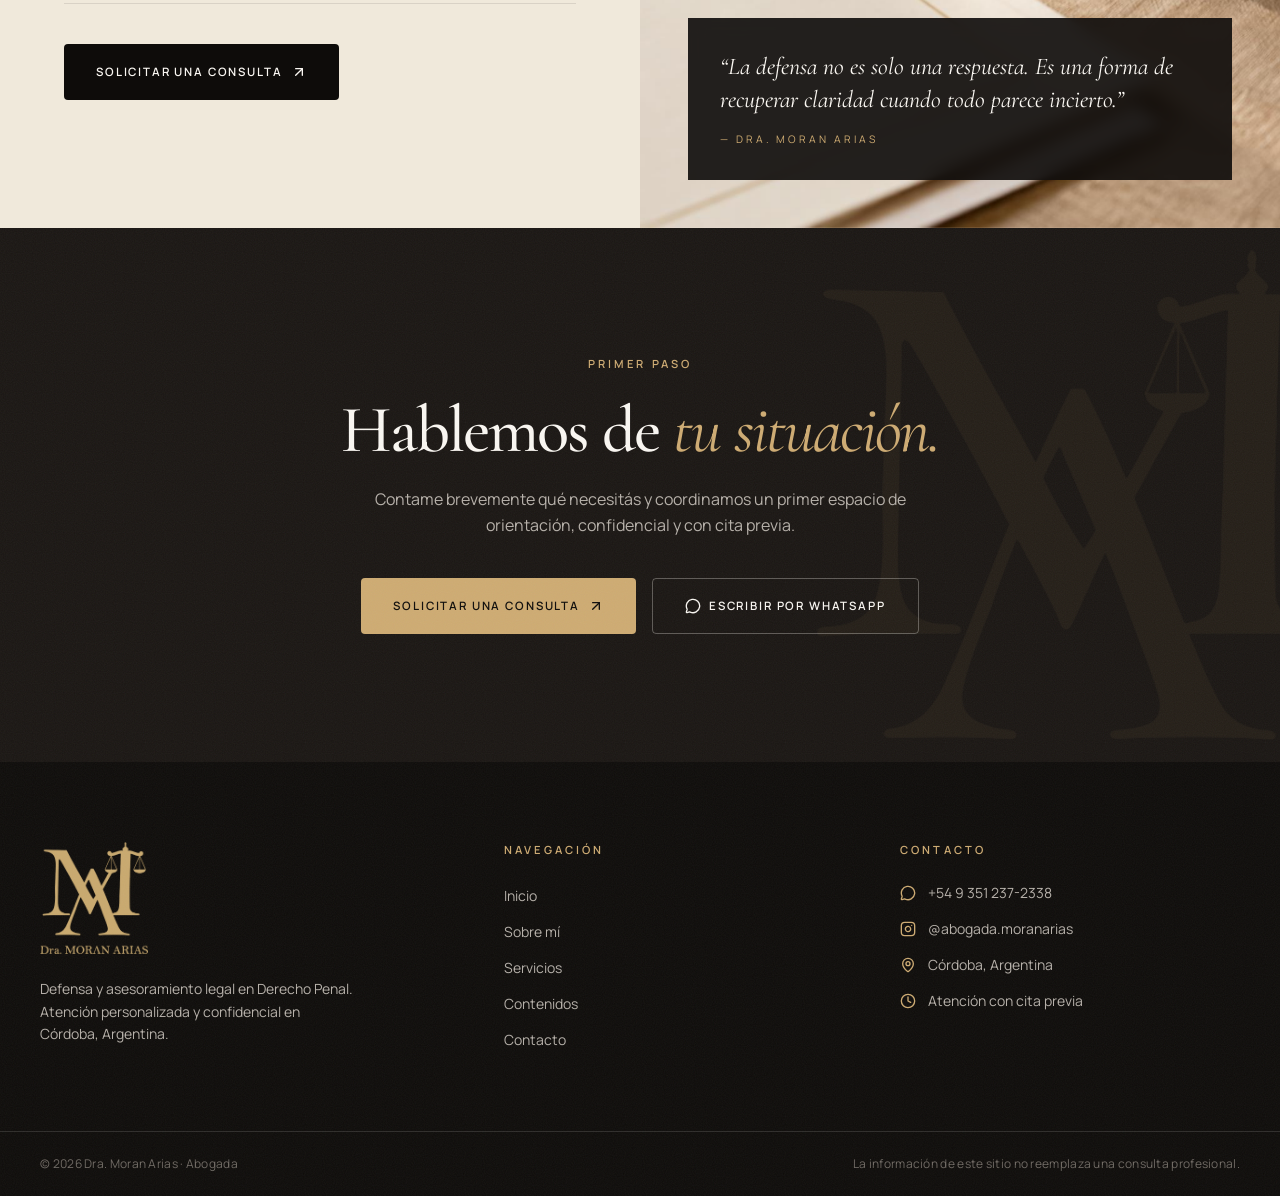
<file: sobre-mi.html>
<!doctype html>
<!-- ===== PÁGINA: SOBRE MÍ (sobre-mi.html) =====
     Presentación personal, filosofía de trabajo y compromiso.
     Acá no hay lógica: es HTML puro. Estilos en styles.css, interacciones en script.js.
     
     CÓMO LEER LAS CLASES (el sitio usa Tailwind, las clases van en class="..."):
     bg-ink / bg-paper / bg-sand ... color de fondo (negro cálido / blanco cálido / arena)
     text-gold / text-paper / text-ink / text-stone ... color del texto
     py-24 lg:py-36 ... espacio arriba y abajo (celular / pantallas grandes)
     px-6 lg:px-10 ... espacio a los costados
     mx-auto max-w-7xl ... contenido centrado con ancho máximo
     grid lg:grid-cols-[...] ... columnas (1 en celular, varias en pantalla grande)
     hidden lg:flex ... oculto en celular, visible en escritorio
     display-xl / display-lg / display-md ... tamaños de títulos grandes
     eyebrow ... texto chico dorado en mayúsculas (arriba de los títulos)
     reveal / animate-rise ... animación de aparición
     Los colores y tamaños reales están definidos en styles.css
-->
<html lang="es">
  <head>
    <!-- ===== HEAD: datos de la página (no se ven en pantalla) =====
         charset = acentos y ñ. viewport = que se vea bien en celular.
    -->
    <meta charset="utf-8" />
    <meta name="viewport" content="width=device-width, initial-scale=1" />
    <!-- ===== PRECARGA DE IMÁGENES =====
         Hace que el logo y la foto principal carguen más rápido.
    -->
    <link rel="preload" as="image" href="assets/monograma-dorado.png" />
    <link rel="preload" as="image" href="assets/hero-estudio.jpg" />
    <!-- ===== ESTILOS =====
         styles.css tiene TODOS los estilos (colores, tamaños, animaciones).
    -->
    <link rel="stylesheet" href="styles.css" />
    <!-- ===== TIPOGRAFÍAS (Google Fonts) =====
         Cormorant Garamond = títulos (serif). Manrope = textos (sans).
         Si cambiás una fuente, también hay que cambiarla en styles.css (variables font-serif y font-sans).
    -->
    <link
      rel="stylesheet"
      href="https://fonts.googleapis.com/css2?family=Cormorant+Garamond:ital,wght@0,400;0,500;0,600;1,400;1,500&amp;family=Manrope:wght@300;400;500;600;700&amp;display=swap"
      data-precedence="default"
    />
    <!-- ===== TÍTULO Y DESCRIPCIÓN PARA GOOGLE / REDES =====
         title = texto de la pestaña y título en Google.
         description = frase que aparece debajo en los resultados.
         og:* y twitter:card = cómo se ve el link al compartirlo en WhatsApp o redes.
         theme-color = color de la barra del navegador en celular.
    -->
    <title>Sobre mí | Dra. Moran Arias, abogada en Córdoba</title>
    <meta name="author" content="Dra. Moran Arias" />
    <meta name="theme-color" content="#141210" />
    <meta property="og:locale" content="es_AR" />
    <meta
      name="description"
      content="Conocé a la Dra. Moran Arias: abogada en Córdoba dedicada al Derecho Penal, con una forma de trabajo basada en la escucha, la estrategia y la presencia."
    />
    <meta property="og:title" content="Sobre mí | Dra. Moran Arias" />
    <meta
      property="og:description"
      content="Abogada en Córdoba. Escucha, estrategia y presencia en cada etapa del proceso."
    />
    <meta property="og:type" content="profile" />
    <meta name="twitter:card" content="summary_large_image" />
    <!-- ===== ÍCONO DE LA PESTAÑA (favicon) =====
    -->
    <link rel="icon" href="favicon.ico" type="image/x-icon" />
    <link rel="preconnect" href="https://fonts.googleapis.com" />
    <link rel="preconnect" href="https://fonts.gstatic.com" crossorigin="anonymous" />
  </head>
  <body>
    <!-- ===== HEADER (menú superior fijo) =====
         Es transparente arriba de todo y se vuelve oscuro al hacer scroll (lo maneja script.js).
         Contiene: logo, menú de escritorio, botón de consulta y botón hamburguesa para celular.
    -->
    <header class="fixed inset-x-0 top-0 z-50 transition-all duration-500 border-b border-transparent bg-transparent">
      <div class="mx-auto flex max-w-7xl items-center justify-between px-6 transition-all duration-500 lg:px-10 h-24">
        <!-- ===== LOGO + NOMBRE (lleva al inicio) =====
        -->
        <a class="flex items-center gap-3" aria-label="Dra. Moran Arias, inicio" href="index.html"
          ><img src="assets/monograma-dorado.png" alt="" class="h-10 w-auto" width="445" height="402" /><span
            class="flex flex-col leading-none"
            ><span class="font-serif text-xl tracking-wide text-paper">Dra. Moran Arias</span
            ><span class="mt-1 text-[0.6rem] uppercase tracking-[0.3em] text-stone-light">Abogada · Córdoba</span></span
          ></a
        >
        <!-- ===== MENÚ DE ESCRITORIO =====
             Links a las 5 páginas. El de la página actual lleva data-status="active" (se pinta dorado).
             Si agregás una página nueva, sumá su link acá, en el pie de página (Navegación) y mové el 'active'.
             En celular este menú se oculta y script.js arma uno nuevo a partir de estos links.
        -->
        <nav class="hidden items-center gap-9 lg:flex" aria-label="Navegación principal">
          <a
            class="relative text-[0.72rem] uppercase tracking-[0.2em] text-stone-light transition-colors hover:text-gold data-[status=active]:text-gold"
            href="index.html"
            >Inicio</a
          ><a
            class="relative text-[0.72rem] uppercase tracking-[0.2em] text-stone-light transition-colors hover:text-gold data-[status=active]:text-gold active"
            href="sobre-mi.html"
            data-status="active"
            aria-current="page"
            >Sobre mí</a
          ><a
            class="relative text-[0.72rem] uppercase tracking-[0.2em] text-stone-light transition-colors hover:text-gold data-[status=active]:text-gold"
            href="servicios.html"
            >Servicios</a
          ><a
            class="relative text-[0.72rem] uppercase tracking-[0.2em] text-stone-light transition-colors hover:text-gold data-[status=active]:text-gold"
            href="contenidos.html"
            >Contenidos</a
          ><a
            class="relative text-[0.72rem] uppercase tracking-[0.2em] text-stone-light transition-colors hover:text-gold data-[status=active]:text-gold"
            href="contacto.html"
            >Contacto</a
          >
        </nav>
        <div class="hidden lg:block">
          <a
            class="inline-flex items-center justify-center gap-2 whitespace-nowrap cursor-pointer transition-all duration-300 focus-visible:outline-none focus-visible:ring-2 focus-visible:ring-ring focus-visible:ring-offset-2 disabled:pointer-events-none disabled:opacity-50 disabled:cursor-not-allowed [&amp;_svg]:pointer-events-none [&amp;_svg]:size-4 [&amp;_svg]:shrink-0 bg-gold text-ink uppercase tracking-[0.16em] text-[0.72rem] font-semibold hover:bg-gold-soft hover:-translate-y-0.5 hover:shadow-gold rounded-md px-8 h-11"
            href="contacto.html"
            >Solicitar una consulta
            <svg
              xmlns="http://www.w3.org/2000/svg"
              width="24"
              height="24"
              viewBox="0 0 24 24"
              fill="none"
              stroke="currentColor"
              stroke-width="2"
              stroke-linecap="round"
              stroke-linejoin="round"
              class="lucide lucide-arrow-up-right"
              aria-hidden="true"
            >
              <path d="M7 7h10v10"></path>
              <path d="M7 17 17 7"></path></svg
          ></a>
        </div>
        <!-- ===== BOTÓN HAMBURGUESA (solo celular) =====
             Al tocarlo, script.js despliega el menú móvil.
        -->
        <button type="button" class="p-2 text-paper lg:hidden" aria-label="Abrir menú" aria-expanded="false">
          <svg
            xmlns="http://www.w3.org/2000/svg"
            width="24"
            height="24"
            viewBox="0 0 24 24"
            fill="none"
            stroke="currentColor"
            stroke-width="2"
            stroke-linecap="round"
            stroke-linejoin="round"
            class="lucide lucide-menu size-6"
            aria-hidden="true"
          >
            <path d="M4 5h16"></path>
            <path d="M4 12h16"></path>
            <path d="M4 19h16"></path>
          </svg>
        </button>
      </div>
    </header>
    <!-- ===== CONTENIDO PRINCIPAL =====
         Cada <section> es un bloque horizontal de la página.
    -->
    <main>
      
      <!-- ===== SECCIÓN 1) ENCABEZADO DE PÁGINA =====
           Fondo oscuro con título grande 'Una defensa que te acompaña' y bajada.
           Todas las páginas internas empiezan con un encabezado parecido.
      -->
      <section class="grain relative overflow-hidden bg-ink pb-20 pt-44 text-paper lg:pb-28 lg:pt-52">
        <!-- ===== IMAGEN: hero-estudio.jpg =====
             FOTO DE FONDO del encabezado. Para cambiarla: reemplazar el archivo en assets/ (mismo nombre) o cambiar el src.
        -->
        <img
          src="assets/hero-estudio.jpg"
          alt=""
          width="1920"
          height="1152"
          class="animate-slow-zoom absolute inset-0 h-full w-full object-cover opacity-30"
        />
        <!-- ===== Capa oscura degradada sobre la foto (para que se lea el texto) =====
             Se edita en styles.css: variable gradient-hero.
        -->
        <div class="bg-hero-overlay absolute inset-0"></div>
        <div class="relative mx-auto max-w-7xl px-6 lg:px-10">
          <div class="animate-rise flex items-center gap-4">
            <span class="gold-rule"></span>
            <p class="eyebrow-light">Sobre mí</p>
          </div>
          <h1 class="animate-rise anim-delay-1 display-xl mt-8 max-w-4xl">
            Una defensa<br /><em class="font-normal text-gold">que te acompaña.</em>
          </h1>
          <p class="animate-rise anim-delay-2 mt-8 max-w-xl text-base leading-relaxed text-stone-light">
            Detrás de cada caso hay una persona que necesita claridad. Mi trabajo es dársela, con rigor técnico y
            cercanía.
          </p>
        </div>
      </section>
      <!-- ===== SECCIÓN 2) PRESENTACIÓN =====
           Retrato (assets/moran-arias-retrato.png) y texto 'Hola, soy Moran Arias'.
      -->
      <section class="bg-background py-24 lg:py-36">
        <div class="mx-auto grid max-w-7xl items-start gap-20 px-6 lg:grid-cols-[0.9fr_1.1fr] lg:px-10">
          <div class="reveal lg:sticky lg:top-32">
            <figure class="relative mx-auto w-full max-w-md">
              <div class="arch bg-arch shadow-elegant relative aspect-[4/5] overflow-hidden border border-beige">
                <!-- ===== IMAGEN: monograma-dorado.png =====
                     MONOGRAMA dorado del logo del menú superior.
                -->
                <img
                  src="assets/monograma-dorado.png"
                  alt=""
                  aria-hidden="true"
                  class="absolute left-1/2 top-[10%] w-[78%] -translate-x-1/2 opacity-25"
                  loading="lazy"
                /><img
                  src="assets/moranarias.png"
                  alt="Dra. Moran Arias, abogada en Córdoba"
                  width="291"
                  height="664"
                  loading="lazy"
                  class="absolute bottom-0 left-1/2 h-[92%] w-auto -translate-x-1/2 object-contain"
                />
              </div>
              <figcaption
                class="absolute -bottom-6 -left-4 border border-gold/40 bg-ink px-6 py-4 text-paper shadow-elegant sm:-left-8"
              >
                <span class="block font-serif text-xl">Dra. Moran Arias</span
                ><span class="mt-1 block text-[0.62rem] uppercase tracking-[0.28em] text-gold"
                  >Abogada · Derecho Penal</span
                >
              </figcaption>
            </figure>
          </div>
          <div>
            <div class="reveal">
              <div class="flex items-center gap-4">
                <span class="gold-rule"></span>
                <p class="eyebrow">Presentación</p>
              </div>
              <h2 class="display-lg mt-6 text-ink">
                Hola, soy<br /><em class="font-normal text-gold-deep">Moran Arias.</em>
              </h2>
            </div>
            <div class="reveal mt-8 space-y-5 text-lg leading-relaxed text-muted-foreground">
              <p>
                Soy abogada y ejerzo en Córdoba, Argentina, con dedicación al Derecho Penal. Sé que quien llega a una
                consulta suele hacerlo en un momento difícil, con dudas y con urgencia.
              </p>
              <p>
                El ejercicio del Derecho Penal requiere precisión técnica, escucha activa y una mirada estratégica sobre
                cada etapa del proceso. Por eso trabajo de manera personalizada: cada caso es único y merece una defensa
                pensada para él.
              </p>
            </div>
            <div class="reveal mt-14">
              <p class="eyebrow">Formación y trayectoria</p>
              <dl class="mt-6 grid gap-px overflow-hidden border border-border bg-border sm:grid-cols-2">
                <div class="flex items-start gap-4 bg-card p-6">
                  <svg
                    xmlns="http://www.w3.org/2000/svg"
                    width="24"
                    height="24"
                    viewBox="0 0 24 24"
                    fill="none"
                    stroke="currentColor"
                    stroke-width="1.5"
                    stroke-linecap="round"
                    stroke-linejoin="round"
                    class="lucide lucide-graduation-cap mt-0.5 size-5 shrink-0 text-gold-deep"
                    aria-hidden="true"
                  >
                    <path
                      d="M21.42 10.922a1 1 0 0 0-.019-1.838L12.83 5.18a2 2 0 0 0-1.66 0L2.6 9.08a1 1 0 0 0 0 1.832l8.57 3.908a2 2 0 0 0 1.66 0z"
                    ></path>
                    <path d="M22 10v6"></path>
                    <path d="M6 12.5V16a6 3 0 0 0 12 0v-3.5"></path>
                  </svg>
                  <div>
                    <dt class="text-[0.65rem] uppercase tracking-[0.22em] text-muted-foreground">Profesión</dt>
                    <dd class="mt-1 font-serif text-xl text-ink">Abogada</dd>
                  </div>
                </div>
                <div class="flex items-start gap-4 bg-card p-6">
                  <svg
                    xmlns="http://www.w3.org/2000/svg"
                    width="24"
                    height="24"
                    viewBox="0 0 24 24"
                    fill="none"
                    stroke="currentColor"
                    stroke-width="1.5"
                    stroke-linecap="round"
                    stroke-linejoin="round"
                    class="lucide lucide-scale mt-0.5 size-5 shrink-0 text-gold-deep"
                    aria-hidden="true"
                  >
                    <path d="M12 3v18"></path>
                    <path d="m19 8 3 8a5 5 0 0 1-6 0zV7"></path>
                    <path d="M3 7h1a17 17 0 0 0 8-2 17 17 0 0 0 8 2h1"></path>
                    <path d="m5 8 3 8a5 5 0 0 1-6 0zV7"></path>
                    <path d="M7 21h10"></path>
                  </svg>
                  <div>
                    <dt class="text-[0.65rem] uppercase tracking-[0.22em] text-muted-foreground">Área de práctica</dt>
                    <dd class="mt-1 font-serif text-xl text-ink">Derecho Penal</dd>
                  </div>
                </div>
                <div class="flex items-start gap-4 bg-card p-6">
                  <svg
                    xmlns="http://www.w3.org/2000/svg"
                    width="24"
                    height="24"
                    viewBox="0 0 24 24"
                    fill="none"
                    stroke="currentColor"
                    stroke-width="1.5"
                    stroke-linecap="round"
                    stroke-linejoin="round"
                    class="lucide lucide-map-pin mt-0.5 size-5 shrink-0 text-gold-deep"
                    aria-hidden="true"
                  >
                    <path
                      d="M20 10c0 4.993-5.539 10.193-7.399 11.799a1 1 0 0 1-1.202 0C9.539 20.193 4 14.993 4 10a8 8 0 0 1 16 0"
                    ></path>
                    <circle cx="12" cy="10" r="3"></circle>
                  </svg>
                  <div>
                    <dt class="text-[0.65rem] uppercase tracking-[0.22em] text-muted-foreground">Ubicación</dt>
                    <dd class="mt-1 font-serif text-xl text-ink">Córdoba, Argentina</dd>
                  </div>
                </div>
                <div class="flex items-start gap-4 bg-card p-6">
                  <svg
                    xmlns="http://www.w3.org/2000/svg"
                    width="24"
                    height="24"
                    viewBox="0 0 24 24"
                    fill="none"
                    stroke="currentColor"
                    stroke-width="1.5"
                    stroke-linecap="round"
                    stroke-linejoin="round"
                    class="lucide lucide-instagram mt-0.5 size-5 shrink-0 text-gold-deep"
                    aria-hidden="true"
                  >
                    <rect width="20" height="20" x="2" y="2" rx="5" ry="5"></rect>
                    <path d="M16 11.37A4 4 0 1 1 12.63 8 4 4 0 0 1 16 11.37z"></path>
                    <line x1="17.5" x2="17.51" y1="6.5" y2="6.5"></line>
                  </svg>
                  <div>
                    <dt class="text-[0.65rem] uppercase tracking-[0.22em] text-muted-foreground">
                      Divulgación jurídica
                    </dt>
                    <dd class="mt-1 font-serif text-xl text-ink">@abogada.moranarias</dd>
                  </div>
                </div>
              </dl>
            </div>
          </div>
        </div>
      </section>
      <!-- ===== SECCIÓN 3) FILOSOFÍA DE TRABAJO =====
           Tres ideas numeradas: Escucha, Estrategia, Presencia.
           Cada una es un bloque con número, título y frase.
      -->
      <section class="grain bg-ink py-24 text-paper lg:py-36">
        <div class="mx-auto max-w-7xl px-6 lg:px-10">
          <div class="reveal">
            <div class="flex items-center gap-4">
              <span class="gold-rule"></span>
              <p class="eyebrow-light">Filosofía de trabajo</p>
            </div>
            <h2 class="display-lg mt-6 text-paper">
              Escucha, estrategia<br /><em class="font-normal text-gold">y presencia.</em>
            </h2>
          </div>
          <div class="mt-16 grid gap-px overflow-hidden border border-ink-line bg-ink-line md:grid-cols-3">
            <div class="reveal bg-ink p-10 lg:p-12">
              <span class="font-serif text-5xl italic text-gold">01</span>
              <h3 class="mt-8 font-serif text-3xl">Escucha</h3>
              <p class="mt-3 leading-relaxed text-stone-light">Entender el contexto antes de actuar.</p>
            </div>
            <div class="reveal bg-ink p-10 lg:p-12">
              <span class="font-serif text-5xl italic text-gold">02</span>
              <h3 class="mt-8 font-serif text-3xl">Estrategia</h3>
              <p class="mt-3 leading-relaxed text-stone-light">Construir una defensa con dirección.</p>
            </div>
            <div class="reveal bg-ink p-10 lg:p-12">
              <span class="font-serif text-5xl italic text-gold">03</span>
              <h3 class="mt-8 font-serif text-3xl">Presencia</h3>
              <p class="mt-3 leading-relaxed text-stone-light">Acompañar cada instancia del proceso.</p>
            </div>
          </div>
        </div>
      </section>
      <!-- ===== SECCIÓN 4) MI COMPROMISO =====
           Foto de documentos y lista de compromisos (Confidencialidad, etc.).
      -->
      <section class="bg-sand">
        <div class="mx-auto grid max-w-7xl lg:grid-cols-2">
          <div class="reveal px-6 py-24 lg:px-16 lg:py-32">
            <div class="reveal">
              <div class="flex items-center gap-4">
                <span class="gold-rule"></span>
                <p class="eyebrow">Mi compromiso</p>
              </div>
              <h2 class="display-lg mt-6 text-ink">
                Con cada persona<br /><em class="font-normal text-gold-deep">que me consulta.</em>
              </h2>
            </div>
            <ul class="mt-10 space-y-6">
              <li class="flex gap-5 border-b border-ink/10 pb-6">
                <span class="mt-3 h-px w-6 shrink-0 bg-gold-deep"></span>
                <div>
                  <p class="font-serif text-2xl text-ink">Confidencialidad</p>
                  <p class="mt-1 text-muted-foreground">Todo lo que me cuentes queda entre nosotros.</p>
                </div>
              </li>
              <li class="flex gap-5 border-b border-ink/10 pb-6">
                <span class="mt-3 h-px w-6 shrink-0 bg-gold-deep"></span>
                <div>
                  <p class="font-serif text-2xl text-ink">Claridad</p>
                  <p class="mt-1 text-muted-foreground">
                    Te explico cada paso en palabras simples, sin tecnicismos innecesarios.
                  </p>
                </div>
              </li>
              <li class="flex gap-5 border-b border-ink/10 pb-6">
                <span class="mt-3 h-px w-6 shrink-0 bg-gold-deep"></span>
                <div>
                  <p class="font-serif text-2xl text-ink">Compromiso</p>
                  <p class="mt-1 text-muted-foreground">Estoy presente en cada instancia, no solo al principio.</p>
                </div>
              </li>
              <li class="flex gap-5 border-b border-ink/10 pb-6">
                <span class="mt-3 h-px w-6 shrink-0 bg-gold-deep"></span>
                <div>
                  <p class="font-serif text-2xl text-ink">Honestidad</p>
                  <p class="mt-1 text-muted-foreground">Te digo con franqueza cuáles son tus opciones reales.</p>
                </div>
              </li>
            </ul>
            <a
              class="inline-flex items-center justify-center gap-2 whitespace-nowrap rounded-md cursor-pointer transition-all duration-300 focus-visible:outline-none focus-visible:ring-2 focus-visible:ring-ring focus-visible:ring-offset-2 disabled:pointer-events-none disabled:opacity-50 disabled:cursor-not-allowed [&amp;_svg]:pointer-events-none [&amp;_svg]:size-4 [&amp;_svg]:shrink-0 bg-ink text-paper uppercase tracking-[0.16em] text-[0.72rem] font-semibold hover:bg-ink-soft hover:-translate-y-0.5 hover:shadow-elegant h-14 px-8 mt-10"
              href="contacto.html"
              >Solicitar una consulta
              <svg
                xmlns="http://www.w3.org/2000/svg"
                width="24"
                height="24"
                viewBox="0 0 24 24"
                fill="none"
                stroke="currentColor"
                stroke-width="2"
                stroke-linecap="round"
                stroke-linejoin="round"
                class="lucide lucide-arrow-up-right"
                aria-hidden="true"
              >
                <path d="M7 7h10v10"></path>
                <path d="M7 17 17 7"></path></svg
            ></a>
          </div>
          <div class="relative min-h-[28rem]">
            <!-- ===== IMAGEN: detalle-documentos.jpg =====
                 FOTO DE DETALLE (documentos). Para cambiarla: reemplazar el archivo en assets/ o cambiar el src.
            -->
            <img
              src="assets/detalle-documentos.jpg"
              alt="Código legal y pluma dorada"
              width="1280"
              height="1600"
              loading="lazy"
              class="absolute inset-0 h-full w-full object-cover"
            />
            <div class="absolute inset-x-6 bottom-6 bg-ink/90 p-8 text-paper backdrop-blur lg:inset-x-12 lg:bottom-12">
              <p class="font-serif text-2xl italic leading-snug">
                “La defensa no es solo una respuesta. Es una forma de recuperar claridad cuando todo parece
                incierto.”
              </p>
              <p class="mt-4 text-[0.65rem] uppercase tracking-[0.28em] text-gold">— Dra. Moran Arias</p>
            </div>
          </div>
        </div>
      </section>
      <!-- ===== SECCIÓN 5) LLAMADO FINAL A LA ACCIÓN =====
           Bloque 'Hablemos de tu situación' (igual en todas las páginas).
      -->
      <section class="grain relative overflow-hidden bg-ink-soft py-24 text-paper lg:py-32">
        <!-- ===== IMAGEN: monograma-dorado.png =====
             MONOGRAMA dorado del logo del menú superior.
        -->
        <img
          src="assets/monograma-dorado.png"
          alt=""
          aria-hidden="true"
          loading="lazy"
          class="pointer-events-none absolute -right-20 top-1/2 w-[34rem] -translate-y-1/2 opacity-[0.06]"
        />
        <div class="relative mx-auto max-w-4xl px-6 text-center">
          <div class="reveal">
            <p class="eyebrow-light">Primer paso</p>
            <h2 class="display-lg mt-6">Hablemos de <em class="font-normal text-gold">tu situación.</em></h2>
            <p class="mx-auto mt-6 max-w-xl leading-relaxed text-stone-light">
              Contame brevemente qué necesitás y coordinamos un primer espacio de orientación, confidencial y con cita
              previa.
            </p>
            <div class="mt-10 flex flex-col items-center justify-center gap-4 sm:flex-row">
              <a
                class="inline-flex items-center justify-center gap-2 whitespace-nowrap rounded-md cursor-pointer transition-all duration-300 focus-visible:outline-none focus-visible:ring-2 focus-visible:ring-ring focus-visible:ring-offset-2 disabled:pointer-events-none disabled:opacity-50 disabled:cursor-not-allowed [&amp;_svg]:pointer-events-none [&amp;_svg]:size-4 [&amp;_svg]:shrink-0 bg-gold text-ink uppercase tracking-[0.16em] text-[0.72rem] font-semibold hover:bg-gold-soft hover:-translate-y-0.5 hover:shadow-gold h-14 px-8"
                href="contacto.html"
                >Solicitar una consulta
                <svg
                  xmlns="http://www.w3.org/2000/svg"
                  width="24"
                  height="24"
                  viewBox="0 0 24 24"
                  fill="none"
                  stroke="currentColor"
                  stroke-width="2"
                  stroke-linecap="round"
                  stroke-linejoin="round"
                  class="lucide lucide-arrow-up-right"
                  aria-hidden="true"
                >
                  <path d="M7 7h10v10"></path>
                  <path d="M7 17 17 7"></path></svg></a
              ><a
                href="https://wa.me/5493512372338?text=Hola%20Dra.%20Moran%20Arias%2C%20quisiera%20solicitar%20una%20consulta."
                target="_blank"
                rel="noreferrer"
                class="inline-flex items-center justify-center gap-2 whitespace-nowrap rounded-md cursor-pointer transition-all duration-300 focus-visible:outline-none focus-visible:ring-2 focus-visible:ring-ring focus-visible:ring-offset-2 disabled:pointer-events-none disabled:opacity-50 disabled:cursor-not-allowed [&amp;_svg]:pointer-events-none [&amp;_svg]:size-4 [&amp;_svg]:shrink-0 border border-paper/30 bg-transparent text-paper uppercase tracking-[0.16em] text-[0.72rem] font-semibold hover:border-gold hover:text-gold h-14 px-8"
                ><svg
                  xmlns="http://www.w3.org/2000/svg"
                  width="24"
                  height="24"
                  viewBox="0 0 24 24"
                  fill="none"
                  stroke="currentColor"
                  stroke-width="2"
                  stroke-linecap="round"
                  stroke-linejoin="round"
                  class="lucide lucide-message-circle"
                  aria-hidden="true"
                >
                  <path
                    d="M2.992 16.342a2 2 0 0 1 .094 1.167l-1.065 3.29a1 1 0 0 0 1.236 1.168l3.413-.998a2 2 0 0 1 1.099.092 10 10 0 1 0-4.777-4.719"
                  ></path>
                </svg>
                Escribir por WhatsApp</a
              >
            </div>
          </div>
        </div>
      </section>
      
    </main>
    <!-- ===== FOOTER (pie de página) =====
         Tres columnas: logo + descripción, navegación y datos de contacto.
         El año del copyright está escrito a mano en el texto (© 2026).
    -->
    <footer class="grain bg-ink text-paper">
      <div class="mx-auto grid max-w-7xl gap-14 px-6 py-20 lg:grid-cols-[1.2fr_1fr_1fr] lg:px-10">
        <div>
          <!-- ===== IMAGEN: logo-dorado.png =====
               LOGO dorado del pie de página.
          -->
          <img
            src="assets/logo-dorado.png"
            alt="Dra. Moran Arias"
            class="h-28 w-auto"
            width="464"
            height="482"
            loading="lazy"
          />
          <p class="mt-6 max-w-xs text-sm leading-relaxed text-stone-light">
            Defensa y asesoramiento legal en Derecho Penal. Atención personalizada y confidencial en Córdoba, Argentina.
          </p>
        </div>
        <div>
          <p class="eyebrow-light">Navegación</p>
          <ul class="mt-6 space-y-3">
            <li><a class="text-sm text-stone-light transition-colors hover:text-gold" href="index.html">Inicio</a></li>
            <li>
              <a
                class="text-sm text-stone-light transition-colors hover:text-gold active"
                href="sobre-mi.html"
                data-status="active"
                aria-current="page"
                >Sobre mí</a
              >
            </li>
            <li>
              <a class="text-sm text-stone-light transition-colors hover:text-gold" href="servicios.html">Servicios</a>
            </li>
            <li>
              <a class="text-sm text-stone-light transition-colors hover:text-gold" href="contenidos.html"
                >Contenidos</a
              >
            </li>
            <li>
              <!-- ===== LINK A WHATSAPP =====
                   El número va sin + ni espacios (54 9 351 237-2338 = 5493512372338).
                   El texto después de ?text= es el mensaje prellenado (está codificado, %20 = espacio).
              -->
              <a class="text-sm text-stone-light transition-colors hover:text-gold" href="contacto.html">Contacto</a>
            </li>
          </ul>
        </div>
        <div>
          <p class="eyebrow-light">Contacto</p>
          <ul class="mt-6 space-y-4 text-sm text-stone-light">
            <li>
              <!-- ===== LINK A WHATSAPP =====
                   El número va sin + ni espacios (54 9 351 237-2338 = 5493512372338).
                   El texto después de ?text= es el mensaje prellenado (está codificado, %20 = espacio).
              -->
              <a
                href="https://wa.me/5493512372338?text=Hola%20Dra.%20Moran%20Arias%2C%20quisiera%20solicitar%20una%20consulta."
                target="_blank"
                rel="noreferrer"
                class="flex items-center gap-3 transition-colors hover:text-gold"
                ><svg
                  xmlns="http://www.w3.org/2000/svg"
                  width="24"
                  height="24"
                  viewBox="0 0 24 24"
                  fill="none"
                  stroke="currentColor"
                  stroke-width="2"
                  stroke-linecap="round"
                  stroke-linejoin="round"
                  class="lucide lucide-message-circle size-4 text-gold"
                  aria-hidden="true"
                >
                  <path
                    d="M2.992 16.342a2 2 0 0 1 .094 1.167l-1.065 3.29a1 1 0 0 0 1.236 1.168l3.413-.998a2 2 0 0 1 1.099.092 10 10 0 1 0-4.777-4.719"
                  ></path>
                </svg>
                +54 9 351 237-2338</a
              >
            </li>
            <li>
              <!-- ===== LINK A INSTAGRAM =====
                   Para llevar a una publicación puntual, reemplazar la URL por la del post.
              -->
              <a
                href="https://www.instagram.com/abogada.moranarias/"
                target="_blank"
                rel="noreferrer"
                class="flex items-center gap-3 transition-colors hover:text-gold"
                ><svg
                  xmlns="http://www.w3.org/2000/svg"
                  width="24"
                  height="24"
                  viewBox="0 0 24 24"
                  fill="none"
                  stroke="currentColor"
                  stroke-width="2"
                  stroke-linecap="round"
                  stroke-linejoin="round"
                  class="lucide lucide-instagram size-4 text-gold"
                  aria-hidden="true"
                >
                  <rect width="20" height="20" x="2" y="2" rx="5" ry="5"></rect>
                  <path d="M16 11.37A4 4 0 1 1 12.63 8 4 4 0 0 1 16 11.37z"></path>
                  <line x1="17.5" x2="17.51" y1="6.5" y2="6.5"></line>
                </svg>
                @abogada.moranarias</a
              >
            </li>
            <li class="flex items-center gap-3">
              <svg
                xmlns="http://www.w3.org/2000/svg"
                width="24"
                height="24"
                viewBox="0 0 24 24"
                fill="none"
                stroke="currentColor"
                stroke-width="2"
                stroke-linecap="round"
                stroke-linejoin="round"
                class="lucide lucide-map-pin size-4 text-gold"
                aria-hidden="true"
              >
                <path
                  d="M20 10c0 4.993-5.539 10.193-7.399 11.799a1 1 0 0 1-1.202 0C9.539 20.193 4 14.993 4 10a8 8 0 0 1 16 0"
                ></path>
                <circle cx="12" cy="10" r="3"></circle>
              </svg>
              Córdoba, Argentina
            </li>
            <li class="flex items-center gap-3">
              <svg
                xmlns="http://www.w3.org/2000/svg"
                width="24"
                height="24"
                viewBox="0 0 24 24"
                fill="none"
                stroke="currentColor"
                stroke-width="2"
                stroke-linecap="round"
                stroke-linejoin="round"
                class="lucide lucide-clock size-4 text-gold"
                aria-hidden="true"
              >
                <circle cx="12" cy="12" r="10"></circle>
                <path d="M12 6v6l4 2"></path>
              </svg>
              Atención
              con cita previa
            </li>
          </ul>
        </div>
      </div>
      <div class="border-t border-ink-line">
        <div
          class="mx-auto flex max-w-7xl flex-col gap-2 px-6 py-6 text-xs tracking-wide text-stone sm:flex-row sm:items-center sm:justify-between lg:px-10"
        >
          <span
            >©
            2026
            Dra. Moran Arias · Abogada</span
          ><span>La información de este sitio no reemplaza una consulta profesional.</span>
        </div>
      </div>
    </footer>
    <!-- ===== BOTÓN FLOTANTE DE WHATSAPP (siempre visible abajo a la derecha) =====
         Mismo link que el resto: el número está en la URL wa.me/5493512372338.
         Para cambiar el número, reemplazarlo en TODOS los archivos .html y en script.js (buscar y reemplazar).
    -->
    <a
      href="https://wa.me/5493512372338?text=Hola%20Dra.%20Moran%20Arias%2C%20quisiera%20solicitar%20una%20consulta."
      target="_blank"
      rel="noreferrer"
      aria-label="Escribir por WhatsApp"
      class="group fixed bottom-6 right-6 z-40 flex items-center gap-3 rounded-full bg-gold py-3 pl-4 pr-4 text-ink shadow-gold transition-all duration-300 hover:-translate-y-1 hover:bg-gold-soft sm:pr-5"
      ><svg
        xmlns="http://www.w3.org/2000/svg"
        width="24"
        height="24"
        viewBox="0 0 24 24"
        fill="none"
        stroke="currentColor"
        stroke-width="2"
        stroke-linecap="round"
        stroke-linejoin="round"
        class="lucide lucide-message-circle size-5"
        aria-hidden="true"
      >
        <path
          d="M2.992 16.342a2 2 0 0 1 .094 1.167l-1.065 3.29a1 1 0 0 0 1.236 1.168l3.413-.998a2 2 0 0 1 1.099.092 10 10 0 1 0-4.777-4.719"
        ></path></svg
      ><span class="hidden text-xs font-semibold uppercase tracking-[0.16em] sm:inline">Consultar</span></a
    >
    <!-- ===== JAVASCRIPT =====
         Menú móvil, acordeón de preguntas y formulario → WhatsApp.
         Va al final del body para que cargue después de todo el contenido.
    -->
    <script src="script.js"></script>
  </body>
</html>
</file>
<file: styles.css>
/* ====================================================================
   styles.css — ESTILOS DEL SITIO (Dra. Moran Arias)
   Este archivo es CSS COMPILADO de Tailwind v4: casi todo son 'utilidades'
   (.bg-ink, .px-6, .text-gold...) que el HTML usa en class="...".
   Por eso es largo. Lo que de verdad conviene tocar está marcado con [EDITAR].
   
   ÍNDICE (buscá estos títulos con Ctrl+F):
   1) @layer properties  -> valores internos de Tailwind (no tocar)
   2) @layer theme       -> tipografías, tamaños, breakpoints
   3) @layer base        -> reset y estilos base de etiquetas (h1, a, button...)
   4) @layer utilities   -> TODAS las clases usadas en el HTML
   5) @property          -> declaraciones internas de Tailwind (no tocar)
   6) :root              -> [EDITAR] COLORES, degradados y sombras del sitio
   7) @keyframes         -> animaciones (rise, slow-zoom)
   8) prefers-reduced-motion -> desactiva animaciones si el usuario lo pide
   
   REGLA: no cambies el ORDEN de las reglas dentro de utilities, porque en CSS
   la regla que viene después gana. Podés cambiar valores, no orden.
   ==================================================================== */
/*! tailwindcss v4.3.3 | MIT License | https://tailwindcss.com */
/* ====================================================================
   1) @layer properties — valores iniciales internos de Tailwind
   No tocar. Sirve para que transformaciones, sombras y filtros funcionen en todos los navegadores.
   ==================================================================== */
@layer properties {
  @supports (((-webkit-hyphens: none)) and (not (margin-trim: inline))) or
    ((-moz-orient: inline) and (not (color: rgb(from red r g b)))) {
    *,
    :before,
    :after,
    ::backdrop {
      --tw-translate-x: 0;
      --tw-translate-y: 0;
      --tw-translate-z: 0;
      --tw-rotate-x: initial;
      --tw-rotate-y: initial;
      --tw-rotate-z: initial;
      --tw-skew-x: initial;
      --tw-skew-y: initial;
      --tw-space-y-reverse: 0;
      --tw-space-x-reverse: 0;
      --tw-divide-y-reverse: 0;
      --tw-border-style: solid;
      --tw-leading: initial;
      --tw-font-weight: initial;
      --tw-tracking: initial;
      --tw-ordinal: initial;
      --tw-slashed-zero: initial;
      --tw-numeric-figure: initial;
      --tw-numeric-spacing: initial;
      --tw-numeric-fraction: initial;
      --tw-shadow: 0 0 #0000;
      --tw-shadow-color: initial;
      --tw-shadow-alpha: 100%;
      --tw-inset-shadow: 0 0 #0000;
      --tw-inset-shadow-color: initial;
      --tw-inset-shadow-alpha: 100%;
      --tw-ring-color: initial;
      --tw-ring-shadow: 0 0 #0000;
      --tw-inset-ring-color: initial;
      --tw-inset-ring-shadow: 0 0 #0000;
      --tw-ring-inset: initial;
      --tw-ring-offset-width: 0px;
      --tw-ring-offset-color: #fff;
      --tw-ring-offset-shadow: 0 0 #0000;
      --tw-outline-style: solid;
      --tw-blur: initial;
      --tw-brightness: initial;
      --tw-contrast: initial;
      --tw-grayscale: initial;
      --tw-hue-rotate: initial;
      --tw-invert: initial;
      --tw-opacity: initial;
      --tw-saturate: initial;
      --tw-sepia: initial;
      --tw-drop-shadow: initial;
      --tw-drop-shadow-color: initial;
      --tw-drop-shadow-alpha: 100%;
      --tw-drop-shadow-size: initial;
      --tw-backdrop-blur: initial;
      --tw-backdrop-brightness: initial;
      --tw-backdrop-contrast: initial;
      --tw-backdrop-grayscale: initial;
      --tw-backdrop-hue-rotate: initial;
      --tw-backdrop-invert: initial;
      --tw-backdrop-opacity: initial;
      --tw-backdrop-saturate: initial;
      --tw-backdrop-sepia: initial;
      --tw-duration: initial;
      --tw-ease: initial;
      --tw-content: "";
      --tw-divide-x-reverse: 0;
      --tw-animation-delay: 0s;
      --tw-animation-direction: normal;
      --tw-animation-duration: initial;
      --tw-animation-fill-mode: none;
      --tw-animation-iteration-count: 1;
      --tw-enter-blur: 0;
      --tw-enter-opacity: 1;
      --tw-enter-rotate: 0;
      --tw-enter-scale: 1;
      --tw-enter-translate-x: 0;
      --tw-enter-translate-y: 0;
      --tw-exit-blur: 0;
      --tw-exit-opacity: 1;
      --tw-exit-rotate: 0;
      --tw-exit-scale: 1;
      --tw-exit-translate-x: 0;
      --tw-exit-translate-y: 0;
    }
  }
}
/* ====================================================================
   2) @layer theme — tipografías y escalas
   [EDITAR] --font-sans (textos) y --font-serif (títulos) definen las fuentes.
   Si las cambiás, también hay que cambiar el link de Google Fonts en el <head> de cada HTML.
   ==================================================================== */
@layer theme {
  :root,
  :host {
    --font-sans: "Manrope", ui-sans-serif, system-ui, sans-serif;  /* fuente de los TEXTOS */
    --font-serif: "Cormorant Garamond", Georgia, serif;  /* fuente de los TÍTULOS */
    --font-mono:
      ui-monospace, SFMono-Regular, Menlo, Monaco, Consolas, "Liberation Mono",
      "Courier New", monospace;
    --color-black: #000;
    --spacing: 0.25rem;
    --container-xs: 20rem;
    --container-sm: 24rem;
    --container-md: 28rem;
    --container-lg: 32rem;
    --container-xl: 36rem;
    --container-2xl: 42rem;
    --container-3xl: 48rem;
    --container-4xl: 56rem;
    --container-7xl: 80rem;
    --text-xs: 0.75rem;
    --text-xs--line-height: calc(1 / 0.75);
    --text-sm: 0.875rem;
    --text-sm--line-height: calc(1.25 / 0.875);
    --text-base: 1rem;
    --text-base--line-height: calc(1.5 / 1);
    --text-lg: 1.125rem;
    --text-lg--line-height: calc(1.75 / 1.125);
    --text-xl: 1.25rem;
    --text-xl--line-height: calc(1.75 / 1.25);
    --text-2xl: 1.5rem;
    --text-2xl--line-height: calc(2 / 1.5);
    --text-3xl: 1.875rem;
    --text-3xl--line-height: calc(2.25 / 1.875);
    --text-4xl: 2.25rem;
    --text-4xl--line-height: calc(2.5 / 2.25);
    --text-5xl: 3rem;
    --text-5xl--line-height: 1;
    --text-6xl: 3.75rem;
    --text-6xl--line-height: 1;
    --text-7xl: 4.5rem;
    --text-7xl--line-height: 1;
    --text-8xl: 6rem;
    --text-8xl--line-height: 1;
    --font-weight-normal: 400;
    --font-weight-medium: 500;
    --font-weight-semibold: 600;
    --font-weight-bold: 700;
    --tracking-tight: -0.025em;
    --tracking-wide: 0.025em;
    --tracking-widest: 0.1em;
    --leading-tight: 1.25;
    --leading-snug: 1.375;
    --leading-relaxed: 1.625;
    --ease-in-out: cubic-bezier(0.4, 0, 0.2, 1);
    --animate-pulse: pulse 2s cubic-bezier(0.4, 0, 0.6, 1) infinite;
    --animate-bounce: bounce 1s infinite;
    --blur-md: 12px;
    --aspect-video: 16 / 9;
    --default-transition-duration: 0.15s;
    --default-transition-timing-function: cubic-bezier(0.4, 0, 0.2, 1);
    --default-font-family: "Manrope", ui-sans-serif, system-ui, sans-serif;
    --default-mono-font-family: var(--font-mono);
    --color-background: var(--background);
    --color-foreground: var(--foreground);
    --color-border: var(--border);
  }
}
/* ====================================================================
   3) @layer base — reset y estilos base
   Deja todos los elementos en cero (sin márgenes ni bordes del navegador) para partir parejo.
   También define cómo se ven por defecto h1-h6, a, button, input, etc.
   ==================================================================== */
@layer base {
  *,
  :after,
  :before,
  ::backdrop {
    box-sizing: border-box;
    border: 0 solid;
    margin: 0;
    padding: 0;
  }
  ::file-selector-button {
    box-sizing: border-box;
    border: 0 solid;
    margin: 0;
    padding: 0;
  }
  html,
  :host {
    -webkit-text-size-adjust: 100%;
    tab-size: 4;
    line-height: 1.5;
    font-family: var(
      --default-font-family,
      -apple-system,
      BlinkMacSystemFont,
      "Segoe UI",
      Roboto,
      "Helvetica Neue",
      "Noto Sans",
      Arial,
      sans-serif,
      "Apple Color Emoji",
      "Segoe UI Emoji",
      "Segoe UI Symbol",
      "Noto Color Emoji"
    );
    font-feature-settings: var(--default-font-feature-settings, normal);
    font-variation-settings: var(--default-font-variation-settings, normal);
    -webkit-tap-highlight-color: transparent;
  }
  hr {
    height: 0;
    color: inherit;
    border-top-width: 1px;
  }
  abbr:where([title]) {
    -webkit-text-decoration: underline dotted;
    text-decoration: underline dotted;
  }
  h1,
  h2,
  h3,
  h4,
  h5,
  h6 {
    font-size: inherit;
    font-weight: inherit;
  }
  a {
    color: inherit;
    -webkit-text-decoration: inherit;
    -webkit-text-decoration: inherit;
    -webkit-text-decoration: inherit;
    -webkit-text-decoration: inherit;
    -webkit-text-decoration: inherit;
    text-decoration: inherit;
  }
  b,
  strong {
    font-weight: bolder;
  }
  code,
  kbd,
  samp,
  pre {
    font-family: var(
      --default-mono-font-family,
      ui-monospace,
      SFMono-Regular,
      Menlo,
      Monaco,
      Consolas,
      "Liberation Mono",
      "Courier New",
      monospace
    );
    font-feature-settings: var(--default-mono-font-feature-settings, normal);
    font-variation-settings: var(
      --default-mono-font-variation-settings,
      normal
    );
    font-size: 1em;
  }
  small {
    font-size: 80%;
  }
  sub,
  sup {
    vertical-align: baseline;
    font-size: 75%;
    line-height: 0;
    position: relative;
  }
  sub {
    bottom: -0.25em;
  }
  sup {
    top: -0.5em;
  }
  table {
    text-indent: 0;
    border-color: inherit;
    border-collapse: collapse;
  }
  :-moz-focusring:where(:not(iframe)) {
    outline: auto;
  }
  progress {
    vertical-align: baseline;
  }
  summary {
    display: list-item;
  }
  ol,
  ul,
  menu {
    list-style: none;
  }
  img,
  svg,
  video,
  canvas,
  audio,
  iframe,
  embed,
  object {
    vertical-align: middle;
    display: block;
  }
  img,
  video {
    max-width: 100%;
    height: auto;
  }
  button,
  input,
  select,
  optgroup,
  textarea {
    font: inherit;
    font-feature-settings: inherit;
    font-variation-settings: inherit;
    letter-spacing: inherit;
    color: inherit;
    opacity: 1;
    background-color: #0000;
    border-radius: 0;
  }
  ::file-selector-button {
    font: inherit;
    font-feature-settings: inherit;
    font-variation-settings: inherit;
    letter-spacing: inherit;
    color: inherit;
    opacity: 1;
    background-color: #0000;
    border-radius: 0;
  }
  :where(select:is([multiple], [size])) optgroup {
    font-weight: bolder;
  }
  :where(select:is([multiple], [size])) optgroup option {
    padding-inline-start: 20px;
  }
  ::file-selector-button {
    margin-inline-end: 4px;
  }
  ::placeholder {
    opacity: 1;
  }
  @supports (not ((-webkit-appearance: -apple-pay-button))) or
    (contain-intrinsic-size: 1px) {
    ::placeholder {
      color: currentColor;
    }
    @supports (color: color-mix(in lab, red, red)) {
      ::placeholder {
        color: color-mix(in oklab, currentcolor 50%, transparent);
      }
    }
  }
  textarea {
    resize: vertical;
  }
  ::-webkit-search-decoration {
    -webkit-appearance: none;
  }
  ::-webkit-date-and-time-value {
    min-height: 1lh;
    text-align: inherit;
  }
  ::-webkit-datetime-edit {
    display: inline-flex;
  }
  ::-webkit-datetime-edit-fields-wrapper {
    padding: 0;
  }
  ::-webkit-datetime-edit {
    padding-block: 0;
  }
  ::-webkit-datetime-edit-year-field {
    padding-block: 0;
  }
  ::-webkit-datetime-edit-month-field {
    padding-block: 0;
  }
  ::-webkit-datetime-edit-day-field {
    padding-block: 0;
  }
  ::-webkit-datetime-edit-hour-field {
    padding-block: 0;
  }
  ::-webkit-datetime-edit-minute-field {
    padding-block: 0;
  }
  ::-webkit-datetime-edit-second-field {
    padding-block: 0;
  }
  ::-webkit-datetime-edit-millisecond-field {
    padding-block: 0;
  }
  ::-webkit-datetime-edit-meridiem-field {
    padding-block: 0;
  }
  ::-webkit-calendar-picker-indicator {
    line-height: 1;
  }
  :-moz-ui-invalid {
    box-shadow: none;
  }
  button,
  input:where([type="button"], [type="reset"], [type="submit"]) {
    appearance: button;
  }
  ::file-selector-button {
    appearance: button;
  }
  ::-webkit-inner-spin-button {
    height: auto;
  }
  ::-webkit-outer-spin-button {
    height: auto;
  }
  [hidden]:where(:not([hidden="until-found"])) {
    display: none !important;
  }
  * {
    border-color: var(--color-border);
  }
  html {
    scroll-behavior: smooth;
  }
  body {
    background-color: var(--color-background);
    color: var(--color-foreground);
    font-family: var(--font-sans);
    -webkit-font-smoothing: antialiased;
    text-rendering: optimizelegibility;
  }
  h1,
  h2,
  h3,
  h4 {
    font-family: var(--font-serif);
    letter-spacing: -0.02em;
    font-weight: 500;
  }
  ::selection {
    background: var(--gold);
    color: var(--ink);
  }
}
/* (capa de componentes vacía: el sitio no define componentes aparte) */
@layer components;
/* ====================================================================
   4) @layer utilities — TODAS LAS CLASES DEL HTML
   Están en el orden que genera Tailwind (por tipo de propiedad). Las clases propias del sitio
   (grain, gold-rule, reveal, display-*, eyebrow, anim-delay-*, bg-arch...) tienen su propio comentario.
   Varias reglas de menús/calendarios/tablas (radix, cell-size, etc.) son sobras de una plantilla
   y no se usan en estas páginas: no molestan, pero se pueden ignorar.
   ==================================================================== */
@layer utilities {
  /* [PROPIA] .grain — textura de ruido sutil sobre fondos oscuros
     opacity: 0.06 controla cuánto se nota (subir = más grano). */
  .grain {
    position: relative;
  }
  .grain:after {
    content: "";
    pointer-events: none;
    opacity: 0.06;
    background-image: url("data:image/svg+xml,%3Csvg xmlns='http://www.w3.org/2000/svg' width='160' height='160'%3E%3Cfilter id='n'%3E%3CfeTurbulence type='fractalNoise' baseFrequency='.9' numOctaves='2'/%3E%3C/filter%3E%3Crect width='100%25' height='100%25' filter='url(%23n)'/%3E%3C/svg%3E");
    position: absolute;
    inset: 0;
  }
/* ====================================================================
   4.1) POSICIÓN Y CAPAS
   pointer-events, visibility, position (absolute/fixed/sticky), top/left/right/bottom, z-index
   ==================================================================== */
  .pointer-events-none {
    pointer-events: none;
  }
  .invisible {
    visibility: hidden;
  }
  .sr-only {
    clip-path: inset(50%);
    white-space: nowrap;
    border-width: 0;
    width: 1px;
    height: 1px;
    margin: -1px;
    padding: 0;
    position: absolute;
    overflow: hidden;
  }
  .absolute {
    position: absolute;
  }
  .fixed {
    position: fixed;
  }
  .relative {
    position: relative;
  }
  .inset-0 {
    inset: 0;
  }
  .inset-x-0 {
    inset-inline: 0;
  }
  .inset-x-6 {
    inset-inline: calc(var(--spacing) * 6);
  }
  .inset-y-0 {
    inset-block: 0;
  }
  .-top-12 {
    top: calc(var(--spacing) * -12);
  }
  .-top-px {
    top: -1px;
  }
  .top-0 {
    top: 0;
  }
  .top-1\.5 {
    top: calc(var(--spacing) * 1.5);
  }
  .top-1\/2 {
    top: 50%;
  }
  .top-3\.5 {
    top: calc(var(--spacing) * 3.5);
  }
  .top-4 {
    top: calc(var(--spacing) * 4);
  }
  .top-\[1px\] {
    top: 1px;
  }
  .top-\[10\%\] {
    top: 10%;
  }
  .top-\[50\%\] {
    top: 50%;
  }
  .top-\[60\%\] {
    top: 60%;
  }
  .top-full {
    top: 100%;
  }
  .-right-12 {
    right: calc(var(--spacing) * -12);
  }
  .-right-20 {
    right: calc(var(--spacing) * -20);
  }
  .right-0 {
    right: 0;
  }
  .right-1 {
    right: var(--spacing);
  }
  .right-2 {
    right: calc(var(--spacing) * 2);
  }
  .right-3 {
    right: calc(var(--spacing) * 3);
  }
  .right-4 {
    right: calc(var(--spacing) * 4);
  }
  .right-6 {
    right: calc(var(--spacing) * 6);
  }
  .-bottom-6 {
    bottom: calc(var(--spacing) * -6);
  }
  .-bottom-12 {
    bottom: calc(var(--spacing) * -12);
  }
  .bottom-0 {
    bottom: 0;
  }
  .bottom-6 {
    bottom: calc(var(--spacing) * 6);
  }
  .bottom-8 {
    bottom: calc(var(--spacing) * 8);
  }
  .-left-4 {
    left: calc(var(--spacing) * -4);
  }
  .-left-12 {
    left: calc(var(--spacing) * -12);
  }
  .left-0 {
    left: 0;
  }
  .left-1\/2 {
    left: 50%;
  }
  .left-2 {
    left: calc(var(--spacing) * 2);
  }
  .left-\[50\%\] {
    left: 50%;
  }
  .z-10 {
    z-index: 10;
  }
  .z-20 {
    z-index: 20;
  }
  .z-40 {
    z-index: 40;
  }
  .z-50 {
    z-index: 50;
  }
  .z-\[1\] {
    z-index: 1;
  }
  .order-1 {
    order: 1;
  }
  .order-2 {
    order: 2;
  }
  .-mx-1 {
    margin-inline: calc(var(--spacing) * -1);
  }
/* ====================================================================
   4.2) MÁRGENES
   m-, mx-, my-, mt-, mb-... = espacio por FUERA de un elemento
   ==================================================================== */
  .mx-2 {
    margin-inline: calc(var(--spacing) * 2);
  }
  .mx-3\.5 {
    margin-inline: calc(var(--spacing) * 3.5);
  }
  .mx-auto {
    margin-inline: auto;
  }
  .my-0\.5 {
    margin-block: calc(var(--spacing) * 0.5);
  }
  .my-1 {
    margin-block: var(--spacing);
  }
  .-mt-4 {
    margin-top: calc(var(--spacing) * -4);
  }
  .-mt-6 {
    margin-top: calc(var(--spacing) * -6);
  }
  .mt-0\.5 {
    margin-top: calc(var(--spacing) * 0.5);
  }
  .mt-1 {
    margin-top: var(--spacing);
  }
  .mt-1\.5 {
    margin-top: calc(var(--spacing) * 1.5);
  }
  .mt-2 {
    margin-top: calc(var(--spacing) * 2);
  }
  .mt-3 {
    margin-top: calc(var(--spacing) * 3);
  }
  .mt-4 {
    margin-top: calc(var(--spacing) * 4);
  }
  .mt-5 {
    margin-top: calc(var(--spacing) * 5);
  }
  .mt-6 {
    margin-top: calc(var(--spacing) * 6);
  }
  .mt-8 {
    margin-top: calc(var(--spacing) * 8);
  }
  .mt-10 {
    margin-top: calc(var(--spacing) * 10);
  }
  .mt-11 {
    margin-top: calc(var(--spacing) * 11);
  }
  .mt-12 {
    margin-top: calc(var(--spacing) * 12);
  }
  .mt-14 {
    margin-top: calc(var(--spacing) * 14);
  }
  .mt-16 {
    margin-top: calc(var(--spacing) * 16);
  }
  .mt-20 {
    margin-top: calc(var(--spacing) * 20);
  }
  .mt-24 {
    margin-top: calc(var(--spacing) * 24);
  }
  .mt-auto {
    margin-top: auto;
  }
  .mr-2 {
    margin-right: calc(var(--spacing) * 2);
  }
  .mb-1 {
    margin-bottom: var(--spacing);
  }
  .-ml-4 {
    margin-left: calc(var(--spacing) * -4);
  }
  .ml-1 {
    margin-left: var(--spacing);
  }
  .ml-auto {
    margin-left: auto;
  }
  /* [PROPIA] .gold-rule — línea dorada finita decorativa (al lado de los eyebrow) */
  .gold-rule {
    background: var(--gradient-gold);
    width: 2.75rem;
    height: 1px;
    display: inline-block;
  }
/* ====================================================================
   4.3) DISPLAY
   block, flex, grid, hidden... cómo se acomoda cada elemento
   ==================================================================== */
  .block {
    display: block;
  }
  .flex {
    display: flex;
  }
  .grid {
    display: grid;
  }
  .hidden {
    display: none;
  }
  .inline-flex {
    display: inline-flex;
  }
  .table {
    display: table;
  }
/* ====================================================================
   4.4) TAMAÑOS
   aspect (proporción), size, h- (alto), min-h-, w- (ancho), max-w- (ancho máximo)
   ==================================================================== */
  .aspect-\[4\/5\] {
    aspect-ratio: 4/5;
  }
  .aspect-square {
    aspect-ratio: 1;
  }
  .aspect-video {
    aspect-ratio: var(--aspect-video);
  }
  .size-\(--cell-size\) {
    width: var(--cell-size);
    height: var(--cell-size);
  }
  .size-1 {
    width: var(--spacing);
    height: var(--spacing);
  }
  .size-4 {
    width: calc(var(--spacing) * 4);
    height: calc(var(--spacing) * 4);
  }
  .size-5 {
    width: calc(var(--spacing) * 5);
    height: calc(var(--spacing) * 5);
  }
  .size-6 {
    width: calc(var(--spacing) * 6);
    height: calc(var(--spacing) * 6);
  }
  .size-10 {
    width: calc(var(--spacing) * 10);
    height: calc(var(--spacing) * 10);
  }
  .size-12 {
    width: calc(var(--spacing) * 12);
    height: calc(var(--spacing) * 12);
  }
  .h-\(--cell-size\) {
    height: var(--cell-size);
  }
  .h-1\.5 {
    height: calc(var(--spacing) * 1.5);
  }
  .h-2 {
    height: calc(var(--spacing) * 2);
  }
  .h-2\.5 {
    height: calc(var(--spacing) * 2.5);
  }
  .h-3 {
    height: calc(var(--spacing) * 3);
  }
  .h-3\.5 {
    height: calc(var(--spacing) * 3.5);
  }
  .h-4 {
    height: calc(var(--spacing) * 4);
  }
  .h-5 {
    height: calc(var(--spacing) * 5);
  }
  .h-7 {
    height: calc(var(--spacing) * 7);
  }
  .h-8 {
    height: calc(var(--spacing) * 8);
  }
  .h-9 {
    height: calc(var(--spacing) * 9);
  }
  .h-10 {
    height: calc(var(--spacing) * 10);
  }
  .h-11 {
    height: calc(var(--spacing) * 11);
  }
  .h-12 {
    height: calc(var(--spacing) * 12);
  }
  .h-14 {
    height: calc(var(--spacing) * 14);
  }
  .h-20 {
    height: calc(var(--spacing) * 20);
  }
  .h-24 {
    height: calc(var(--spacing) * 24);
  }
  .h-28 {
    height: calc(var(--spacing) * 28);
  }
  .h-40 {
    height: calc(var(--spacing) * 40);
  }
  .h-\[1px\] {
    height: 1px;
  }
  .h-\[92\%\] {
    height: 92%;
  }
  .h-\[var\(--radix-navigation-menu-viewport-height\)\] {
    height: var(--radix-navigation-menu-viewport-height);
  }
  .h-\[var\(--radix-select-trigger-height\)\] {
    height: var(--radix-select-trigger-height);
  }
  .h-auto {
    height: auto;
  }
  .h-full {
    height: 100%;
  }
  .h-px {
    height: 1px;
  }
  .h-svh {
    height: 100svh;
  }
  .max-h-\(--radix-context-menu-content-available-height\) {
    max-height: var(--radix-context-menu-content-available-height);
  }
  .max-h-\(--radix-select-content-available-height\) {
    max-height: var(--radix-select-content-available-height);
  }
  .max-h-\[300px\] {
    max-height: 300px;
  }
  .max-h-\[var\(--radix-dropdown-menu-content-available-height\)\] {
    max-height: var(--radix-dropdown-menu-content-available-height);
  }
  .min-h-0 {
    min-height: 0;
  }
  .min-h-72 {
    min-height: calc(var(--spacing) * 72);
  }
  .min-h-\[22rem\] {
    min-height: 22rem;
  }
  .min-h-\[28rem\] {
    min-height: 28rem;
  }
  .min-h-\[60px\] {
    min-height: 60px;
  }
  .min-h-\[100svh\] {
    min-height: 100svh;
  }
  .min-h-screen {
    min-height: 100vh;
  }
  .min-h-svh {
    min-height: 100svh;
  }
  .w-\(--cell-size\) {
    width: var(--cell-size);
  }
  .w-\(--sidebar-width\) {
    width: var(--sidebar-width);
  }
  .w-0 {
    width: 0;
  }
  .w-1 {
    width: var(--spacing);
  }
  .w-2 {
    width: calc(var(--spacing) * 2);
  }
  .w-2\.5 {
    width: calc(var(--spacing) * 2.5);
  }
  .w-3 {
    width: calc(var(--spacing) * 3);
  }
  .w-3\.5 {
    width: calc(var(--spacing) * 3.5);
  }
  .w-3\/4 {
    width: 75%;
  }
  .w-4 {
    width: calc(var(--spacing) * 4);
  }
  .w-5 {
    width: calc(var(--spacing) * 5);
  }
  .w-6 {
    width: calc(var(--spacing) * 6);
  }
  .w-7 {
    width: calc(var(--spacing) * 7);
  }
  .w-8 {
    width: calc(var(--spacing) * 8);
  }
  .w-9 {
    width: calc(var(--spacing) * 9);
  }
  .w-10 {
    width: calc(var(--spacing) * 10);
  }
  .w-12 {
    width: calc(var(--spacing) * 12);
  }
  .w-64 {
    width: calc(var(--spacing) * 64);
  }
  .w-72 {
    width: calc(var(--spacing) * 72);
  }
  .w-\[1px\] {
    width: 1px;
  }
  .w-\[34rem\] {
    width: 34rem;
  }
  .w-\[78\%\] {
    width: 78%;
  }
  .w-\[100px\] {
    width: 100px;
  }
  .w-auto {
    width: auto;
  }
  .w-fit {
    width: fit-content;
  }
  .w-full {
    width: 100%;
  }
  .w-max {
    width: max-content;
  }
  .w-px {
    width: 1px;
  }
  .max-w-\(--skeleton-width\) {
    max-width: var(--skeleton-width);
  }
  .max-w-2xl {
    max-width: var(--container-2xl);
  }
  .max-w-3xl {
    max-width: var(--container-3xl);
  }
  .max-w-4xl {
    max-width: var(--container-4xl);
  }
  .max-w-7xl {
    max-width: var(--container-7xl);
  }
  .max-w-lg {
    max-width: var(--container-lg);
  }
  .max-w-max {
    max-width: max-content;
  }
  .max-w-md {
    max-width: var(--container-md);
  }
  .max-w-sm {
    max-width: var(--container-sm);
  }
  .max-w-xl {
    max-width: var(--container-xl);
  }
  .max-w-xs {
    max-width: var(--container-xs);
  }
  .min-w-\(--cell-size\) {
    min-width: var(--cell-size);
  }
  .min-w-0 {
    min-width: 0;
  }
  .min-w-5 {
    min-width: calc(var(--spacing) * 5);
  }
  .min-w-8 {
    min-width: calc(var(--spacing) * 8);
  }
  .min-w-9 {
    min-width: calc(var(--spacing) * 9);
  }
  .min-w-10 {
    min-width: calc(var(--spacing) * 10);
  }
  .min-w-\[8rem\] {
    min-width: 8rem;
  }
  .min-w-\[12rem\] {
    min-width: 12rem;
  }
  .min-w-\[var\(--radix-select-trigger-width\)\] {
    min-width: var(--radix-select-trigger-width);
  }
/* ====================================================================
   4.5) FLEX / TRANSFORMACIONES
   flex-1, shrink, translate, rotate, scale
   ==================================================================== */
  .flex-1 {
    flex: 1;
  }
  .shrink-0 {
    flex-shrink: 0;
  }
  .grow {
    flex-grow: 1;
  }
  .grow-0 {
    flex-grow: 0;
  }
  .basis-full {
    flex-basis: 100%;
  }
  .caption-bottom {
    caption-side: bottom;
  }
  .border-collapse {
    border-collapse: collapse;
  }
  .origin-\(--radix-context-menu-content-transform-origin\) {
    transform-origin: var(--radix-context-menu-content-transform-origin);
  }
  .origin-\(--radix-dropdown-menu-content-transform-origin\) {
    transform-origin: var(--radix-dropdown-menu-content-transform-origin);
  }
  .origin-\(--radix-hover-card-content-transform-origin\) {
    transform-origin: var(--radix-hover-card-content-transform-origin);
  }
  .origin-\(--radix-menubar-content-transform-origin\) {
    transform-origin: var(--radix-menubar-content-transform-origin);
  }
  .origin-\(--radix-popover-content-transform-origin\) {
    transform-origin: var(--radix-popover-content-transform-origin);
  }
  .origin-\(--radix-select-content-transform-origin\) {
    transform-origin: var(--radix-select-content-transform-origin);
  }
  .origin-\(--radix-tooltip-content-transform-origin\) {
    transform-origin: var(--radix-tooltip-content-transform-origin);
  }
  .-translate-x-1\/2 {
    --tw-translate-x: calc(calc(1 / 2 * 100%) * -1);
    translate: var(--tw-translate-x) var(--tw-translate-y);
  }
  .-translate-x-px {
    --tw-translate-x: -1px;
    translate: var(--tw-translate-x) var(--tw-translate-y);
  }
  .translate-x-\[-50\%\] {
    --tw-translate-x: -50%;
    translate: var(--tw-translate-x) var(--tw-translate-y);
  }
  .translate-x-px {
    --tw-translate-x: 1px;
    translate: var(--tw-translate-x) var(--tw-translate-y);
  }
  .-translate-y-1\/2 {
    --tw-translate-y: calc(calc(1 / 2 * 100%) * -1);
    translate: var(--tw-translate-x) var(--tw-translate-y);
  }
  .translate-y-\[-50\%\] {
    --tw-translate-y: -50%;
    translate: var(--tw-translate-x) var(--tw-translate-y);
  }
  .rotate-45 {
    rotate: 45deg;
  }
  .rotate-90 {
    rotate: 90deg;
  }
  .transform {
    transform: var(--tw-rotate-x,) var(--tw-rotate-y,) var(--tw-rotate-z,)
      var(--tw-skew-x,) var(--tw-skew-y,);
  }
/* ====================================================================
   4.6) ANIMACIONES
   reveal (aparece al hacer scroll), animate-rise (sube al cargar), animate-slow-zoom (zoom lento del hero)
   ==================================================================== */
  /* [PROPIA] .reveal — aparece suavemente al entrar en pantalla al hacer scroll (solo navegadores que lo soportan) */
  @supports (animation-timeline: view()) {
    .reveal {
      animation: linear both rise;
      animation-timeline: view();
      animation-range: entry entry 40%;
    }
  }
  .animate-bounce {
    animation: var(--animate-bounce);
  }
  .animate-caret-blink {
    animation: 1.25s ease-out infinite caret-blink;
  }
  .animate-in {
    animation: enter var(--tw-animation-duration, var(--tw-duration, 0.15s))
      var(--tw-ease, ease) var(--tw-animation-delay, 0s)
      var(--tw-animation-iteration-count, 1)
      var(--tw-animation-direction, normal) var(--tw-animation-fill-mode, none);
  }
  .animate-pulse {
    animation: var(--animate-pulse);
  }
  /* [PROPIA] .animate-rise — el elemento sube y aparece al cargar (1s). Usa @keyframes rise. */
  .animate-rise {
    animation: 1s cubic-bezier(0.22, 0.61, 0.36, 1) both rise;
  }
  /* [PROPIA] .animate-slow-zoom — zoom lento de la foto del hero (2.4s). Usa @keyframes slow-zoom. */
  .animate-slow-zoom {
    animation: 2.4s cubic-bezier(0.22, 0.61, 0.36, 1) both slow-zoom;
  }
/* ====================================================================
   4.7) INTERACCIÓN, GRID Y ALINEACIÓN
   cursor, grid-cols-, flex-col, items-, justify-, gap- (separación entre hijos), space-, divide-
   ==================================================================== */
  .cursor-default {
    cursor: default;
  }
  .cursor-pointer {
    cursor: pointer;
  }
  .touch-none {
    touch-action: none;
  }
  .resize-none {
    resize: none;
  }
  .scroll-mt-24 {
    scroll-margin-top: calc(var(--spacing) * 24);
  }
  .list-none {
    list-style-type: none;
  }
  .flex-col {
    flex-direction: column;
  }
  .flex-col-reverse {
    flex-direction: column-reverse;
  }
  .flex-row {
    flex-direction: row;
  }
  .flex-wrap {
    flex-wrap: wrap;
  }
  .place-content-center {
    place-content: center;
  }
  .items-center {
    align-items: center;
  }
  .items-end {
    align-items: flex-end;
  }
  .items-start {
    align-items: flex-start;
  }
  .items-stretch {
    align-items: stretch;
  }
  .justify-between {
    justify-content: space-between;
  }
  .justify-center {
    justify-content: center;
  }
  .gap-1 {
    gap: var(--spacing);
  }
  .gap-1\.5 {
    gap: calc(var(--spacing) * 1.5);
  }
  .gap-2 {
    gap: calc(var(--spacing) * 2);
  }
  .gap-3 {
    gap: calc(var(--spacing) * 3);
  }
  .gap-4 {
    gap: calc(var(--spacing) * 4);
  }
  .gap-5 {
    gap: calc(var(--spacing) * 5);
  }
  .gap-6 {
    gap: calc(var(--spacing) * 6);
  }
  .gap-8 {
    gap: calc(var(--spacing) * 8);
  }
  .gap-9 {
    gap: calc(var(--spacing) * 9);
  }
  .gap-12 {
    gap: calc(var(--spacing) * 12);
  }
  .gap-14 {
    gap: calc(var(--spacing) * 14);
  }
  .gap-16 {
    gap: calc(var(--spacing) * 16);
  }
  .gap-20 {
    gap: calc(var(--spacing) * 20);
  }
  .gap-px {
    gap: 1px;
  }
  :where(.space-y-1\.5 > :not(:last-child)) {
    --tw-space-y-reverse: 0;
    margin-block-start: calc(
      calc(var(--spacing) * 1.5) * var(--tw-space-y-reverse)
    );
    margin-block-end: calc(
      calc(var(--spacing) * 1.5) * calc(1 - var(--tw-space-y-reverse))
    );
  }
  :where(.space-y-2 > :not(:last-child)) {
    --tw-space-y-reverse: 0;
    margin-block-start: calc(
      calc(var(--spacing) * 2) * var(--tw-space-y-reverse)
    );
    margin-block-end: calc(
      calc(var(--spacing) * 2) * calc(1 - var(--tw-space-y-reverse))
    );
  }
  :where(.space-y-3 > :not(:last-child)) {
    --tw-space-y-reverse: 0;
    margin-block-start: calc(
      calc(var(--spacing) * 3) * var(--tw-space-y-reverse)
    );
    margin-block-end: calc(
      calc(var(--spacing) * 3) * calc(1 - var(--tw-space-y-reverse))
    );
  }
  :where(.space-y-4 > :not(:last-child)) {
    --tw-space-y-reverse: 0;
    margin-block-start: calc(
      calc(var(--spacing) * 4) * var(--tw-space-y-reverse)
    );
    margin-block-end: calc(
      calc(var(--spacing) * 4) * calc(1 - var(--tw-space-y-reverse))
    );
  }
  :where(.space-y-5 > :not(:last-child)) {
    --tw-space-y-reverse: 0;
    margin-block-start: calc(
      calc(var(--spacing) * 5) * var(--tw-space-y-reverse)
    );
    margin-block-end: calc(
      calc(var(--spacing) * 5) * calc(1 - var(--tw-space-y-reverse))
    );
  }
  :where(.space-y-6 > :not(:last-child)) {
    --tw-space-y-reverse: 0;
    margin-block-start: calc(
      calc(var(--spacing) * 6) * var(--tw-space-y-reverse)
    );
    margin-block-end: calc(
      calc(var(--spacing) * 6) * calc(1 - var(--tw-space-y-reverse))
    );
  }
  :where(.space-y-8 > :not(:last-child)) {
    --tw-space-y-reverse: 0;
    margin-block-start: calc(
      calc(var(--spacing) * 8) * var(--tw-space-y-reverse)
    );
    margin-block-end: calc(
      calc(var(--spacing) * 8) * calc(1 - var(--tw-space-y-reverse))
    );
  }
  .gap-x-6 {
    column-gap: calc(var(--spacing) * 6);
  }
  :where(.space-x-1 > :not(:last-child)) {
    --tw-space-x-reverse: 0;
    margin-inline-start: calc(var(--spacing) * var(--tw-space-x-reverse));
    margin-inline-end: calc(
      var(--spacing) * calc(1 - var(--tw-space-x-reverse))
    );
  }
  .gap-y-3 {
    row-gap: calc(var(--spacing) * 3);
  }
  :where(.divide-y > :not(:last-child)) {
    --tw-divide-y-reverse: 0;
    border-bottom-style: var(--tw-border-style);
    border-top-style: var(--tw-border-style);
    border-top-width: calc(1px * var(--tw-divide-y-reverse));
    border-bottom-width: calc(1px * calc(1 - var(--tw-divide-y-reverse)));
  }
  :where(.divide-border > :not(:last-child)) {
    border-color: var(--border);
  }
/* ====================================================================
   4.8) DESBORDE Y TEXTO CORTADO
   ==================================================================== */
  .overflow-auto {
    overflow: auto;
  }
  .overflow-hidden {
    overflow: hidden;
  }
  .overflow-x-hidden {
    overflow-x: hidden;
  }
  .overflow-y-auto {
    overflow-y: auto;
  }
  .arch {
    border-radius: 999px 999px 0.25rem 0.25rem;
  }
/* ====================================================================
   4.9) ESQUINAS REDONDEADAS
   rounded-md, rounded-full... (el radio base es --radius en :root)
   ==================================================================== */
  .rounded-\[2px\] {
    border-radius: 2px;
  }
  .rounded-\[inherit\] {
    border-radius: inherit;
  }
  .rounded-full {
    border-radius: 2147483647px;
  }
  .rounded-lg {
    border-radius: calc(var(--radius) + 2px);
  }
  .rounded-md {
    border-radius: var(--radius);
  }
  .rounded-none {
    border-radius: 0;
  }
  .rounded-sm {
    border-radius: calc(var(--radius) - 2px);
  }
  .rounded-xl {
    border-radius: calc(var(--radius) + 6px);
  }
  .rounded-t-\[10px\] {
    border-top-left-radius: 10px;
    border-top-right-radius: 10px;
  }
  .rounded-l-md {
    border-top-left-radius: var(--radius);
    border-bottom-left-radius: var(--radius);
  }
  .rounded-tl-sm {
    border-top-left-radius: calc(var(--radius) - 2px);
  }
  .rounded-r-md {
    border-top-right-radius: var(--radius);
    border-bottom-right-radius: var(--radius);
  }
/* ====================================================================
   4.10) BORDES
   grosor y color de líneas (border, border-ink-line, border-gold/40...)
   ==================================================================== */
  .border {
    border-style: var(--tw-border-style);
    border-width: 1px;
  }
  .border-0 {
    border-style: var(--tw-border-style);
    border-width: 0;
  }
  .border-2 {
    border-style: var(--tw-border-style);
    border-width: 2px;
  }
  .border-\[1\.5px\] {
    border-style: var(--tw-border-style);
    border-width: 1.5px;
  }
  .border-y {
    border-block-style: var(--tw-border-style);
    border-block-width: 1px;
  }
  .border-t {
    border-top-style: var(--tw-border-style);
    border-top-width: 1px;
  }
  .border-r {
    border-right-style: var(--tw-border-style);
    border-right-width: 1px;
  }
  .border-b {
    border-bottom-style: var(--tw-border-style);
    border-bottom-width: 1px;
  }
  .border-l {
    border-left-style: var(--tw-border-style);
    border-left-width: 1px;
  }
  .border-dashed {
    --tw-border-style: dashed;
    border-style: dashed;
  }
  .border-\(--color-border\) {
    border-color: var(--color-border);
  }
  .border-beige {
    border-color: var(--beige);
  }
  .border-border,
  .border-border\/50 {
    border-color: var(--border);
  }
  @supports (color: color-mix(in lab, red, red)) {
    .border-border\/50 {
      border-color: color-mix(in oklab, var(--border) 50%, transparent);
    }
  }
  .border-destructive\/50 {
    border-color: var(--destructive);
  }
  @supports (color: color-mix(in lab, red, red)) {
    .border-destructive\/50 {
      border-color: color-mix(in oklab, var(--destructive) 50%, transparent);
    }
  }
  .border-gold\/40 {
    border-color: var(--gold);
  }
  @supports (color: color-mix(in lab, red, red)) {
    .border-gold\/40 {
      border-color: color-mix(in oklab, var(--gold) 40%, transparent);
    }
  }
  .border-ink-line {
    border-color: var(--ink-line);
  }
  .border-ink\/10 {
    border-color: var(--ink);
  }
  @supports (color: color-mix(in lab, red, red)) {
    .border-ink\/10 {
      border-color: color-mix(in oklab, var(--ink) 10%, transparent);
    }
  }
  .border-ink\/15 {
    border-color: var(--ink);
  }
  @supports (color: color-mix(in lab, red, red)) {
    .border-ink\/15 {
      border-color: color-mix(in oklab, var(--ink) 15%, transparent);
    }
  }
  .border-ink\/20 {
    border-color: var(--ink);
  }
  @supports (color: color-mix(in lab, red, red)) {
    .border-ink\/20 {
      border-color: color-mix(in oklab, var(--ink) 20%, transparent);
    }
  }
  .border-ink\/25 {
    border-color: var(--ink);
  }
  @supports (color: color-mix(in lab, red, red)) {
    .border-ink\/25 {
      border-color: color-mix(in oklab, var(--ink) 25%, transparent);
    }
  }
  .border-input {
    border-color: var(--input);
  }
  .border-paper\/20 {
    border-color: var(--paper);
  }
  @supports (color: color-mix(in lab, red, red)) {
    .border-paper\/20 {
      border-color: color-mix(in oklab, var(--paper) 20%, transparent);
    }
  }
  .border-paper\/30 {
    border-color: var(--paper);
  }
  @supports (color: color-mix(in lab, red, red)) {
    .border-paper\/30 {
      border-color: color-mix(in oklab, var(--paper) 30%, transparent);
    }
  }
  .border-primary,
  .border-primary\/50 {
    border-color: var(--primary);
  }
  @supports (color: color-mix(in lab, red, red)) {
    .border-primary\/50 {
      border-color: color-mix(in oklab, var(--primary) 50%, transparent);
    }
  }
  .border-sidebar-border {
    border-color: var(--sidebar-border);
  }
  .border-transparent {
    border-color: #0000;
  }
  .border-t-transparent {
    border-top-color: #0000;
  }
  .border-l-transparent {
    border-left-color: #0000;
  }
/* ====================================================================
   4.11) FONDOS
   bg-ink, bg-paper, bg-sand, bg-gold... y degradados propios (bg-arch, bg-hero-overlay)
   ==================================================================== */
  .bg-\(--color-bg\) {
    background-color: var(--color-bg);
  }
  .bg-accent {
    background-color: var(--accent);
  }
  .bg-background {
    background-color: var(--background);
  }
  .bg-beige {
    background-color: var(--beige);
  }
  .bg-black\/80 {
    background-color: #000c;
  }
  @supports (color: color-mix(in lab, red, red)) {
    .bg-black\/80 {
      background-color: color-mix(
        in oklab,
        var(--color-black) 80%,
        transparent
      );
    }
  }
  .bg-border {
    background-color: var(--border);
  }
  .bg-card {
    background-color: var(--card);
  }
  .bg-destructive {
    background-color: var(--destructive);
  }
  .bg-foreground {
    background-color: var(--foreground);
  }
  .bg-gold {
    background-color: var(--gold);
  }
  .bg-gold-deep {
    background-color: var(--gold-deep);
  }
  .bg-ink {
    background-color: var(--ink);
  }
  .bg-ink-line {
    background-color: var(--ink-line);
  }
  .bg-ink-soft {
    background-color: var(--ink-soft);
  }
  .bg-ink\/90 {
    background-color: var(--ink);
  }
  @supports (color: color-mix(in lab, red, red)) {
    .bg-ink\/90 {
      background-color: color-mix(in oklab, var(--ink) 90%, transparent);
    }
  }
  .bg-ink\/95 {
    background-color: var(--ink);
  }
  @supports (color: color-mix(in lab, red, red)) {
    .bg-ink\/95 {
      background-color: color-mix(in oklab, var(--ink) 95%, transparent);
    }
  }
  .bg-muted,
  .bg-muted\/50 {
    background-color: var(--muted);
  }
  @supports (color: color-mix(in lab, red, red)) {
    .bg-muted\/50 {
      background-color: color-mix(in oklab, var(--muted) 50%, transparent);
    }
  }
  .bg-popover {
    background-color: var(--popover);
  }
  .bg-primary,
  .bg-primary\/10 {
    background-color: var(--primary);
  }
  @supports (color: color-mix(in lab, red, red)) {
    .bg-primary\/10 {
      background-color: color-mix(in oklab, var(--primary) 10%, transparent);
    }
  }
  .bg-primary\/20 {
    background-color: var(--primary);
  }
  @supports (color: color-mix(in lab, red, red)) {
    .bg-primary\/20 {
      background-color: color-mix(in oklab, var(--primary) 20%, transparent);
    }
  }
  .bg-sand {
    background-color: var(--sand);
  }
  .bg-secondary {
    background-color: var(--secondary);
  }
  .bg-sidebar {
    background-color: var(--sidebar);
  }
  .bg-sidebar-border {
    background-color: var(--sidebar-border);
  }
  .bg-transparent {
    background-color: #0000;
  }
  .fill-current {
    fill: currentColor;
  }
  .fill-primary {
    fill: var(--primary);
  }
  .object-contain {
    object-fit: contain;
  }
  .object-cover {
    object-fit: cover;
  }
  .object-\[70\%_center\] {
    object-position: 70% center;
  }
/* ====================================================================
   4.12) PADDING (espacio interno)
   p-, px-, py-, pt-, pb-... = espacio por DENTRO de un elemento
   ==================================================================== */
  .p-0 {
    padding: 0;
  }
  .p-1 {
    padding: var(--spacing);
  }
  .p-2 {
    padding: calc(var(--spacing) * 2);
  }
  .p-3 {
    padding: calc(var(--spacing) * 3);
  }
  .p-4 {
    padding: calc(var(--spacing) * 4);
  }
  .p-6 {
    padding: calc(var(--spacing) * 6);
  }
  .p-8 {
    padding: calc(var(--spacing) * 8);
  }
  .p-9 {
    padding: calc(var(--spacing) * 9);
  }
  .p-10 {
    padding: calc(var(--spacing) * 10);
  }
  .p-\[1px\] {
    padding: 1px;
  }
  .px-\(--cell-size\) {
    padding-inline: var(--cell-size);
  }
  .px-0 {
    padding-inline: 0;
  }
  .px-1 {
    padding-inline: var(--spacing);
  }
  .px-1\.5 {
    padding-inline: calc(var(--spacing) * 1.5);
  }
  .px-2 {
    padding-inline: calc(var(--spacing) * 2);
  }
  .px-2\.5 {
    padding-inline: calc(var(--spacing) * 2.5);
  }
  .px-3 {
    padding-inline: calc(var(--spacing) * 3);
  }
  .px-4 {
    padding-inline: calc(var(--spacing) * 4);
  }
  .px-6 {
    padding-inline: calc(var(--spacing) * 6);
  }
  .px-8 {
    padding-inline: calc(var(--spacing) * 8);
  }
  .py-0\.5 {
    padding-block: calc(var(--spacing) * 0.5);
  }
  .py-1 {
    padding-block: var(--spacing);
  }
  .py-1\.5 {
    padding-block: calc(var(--spacing) * 1.5);
  }
  .py-2 {
    padding-block: calc(var(--spacing) * 2);
  }
  .py-3 {
    padding-block: calc(var(--spacing) * 3);
  }
  .py-4 {
    padding-block: calc(var(--spacing) * 4);
  }
  .py-6 {
    padding-block: calc(var(--spacing) * 6);
  }
  .py-10 {
    padding-block: calc(var(--spacing) * 10);
  }
  .py-20 {
    padding-block: calc(var(--spacing) * 20);
  }
  .py-24 {
    padding-block: calc(var(--spacing) * 24);
  }
  .pt-0 {
    padding-top: 0;
  }
  .pt-3 {
    padding-top: calc(var(--spacing) * 3);
  }
  .pt-4 {
    padding-top: calc(var(--spacing) * 4);
  }
  .pt-8 {
    padding-top: calc(var(--spacing) * 8);
  }
  .pt-24 {
    padding-top: calc(var(--spacing) * 24);
  }
  .pt-36 {
    padding-top: calc(var(--spacing) * 36);
  }
  .pt-44 {
    padding-top: calc(var(--spacing) * 44);
  }
  .pr-1 {
    padding-right: var(--spacing);
  }
  .pr-2 {
    padding-right: calc(var(--spacing) * 2);
  }
  .pr-2\.5 {
    padding-right: calc(var(--spacing) * 2.5);
  }
  .pr-4 {
    padding-right: calc(var(--spacing) * 4);
  }
  .pr-8 {
    padding-right: calc(var(--spacing) * 8);
  }
  .pb-3 {
    padding-bottom: calc(var(--spacing) * 3);
  }
  .pb-4 {
    padding-bottom: calc(var(--spacing) * 4);
  }
  .pb-6 {
    padding-bottom: calc(var(--spacing) * 6);
  }
  .pb-8 {
    padding-bottom: calc(var(--spacing) * 8);
  }
  .pb-20 {
    padding-bottom: calc(var(--spacing) * 20);
  }
  .pb-28 {
    padding-bottom: calc(var(--spacing) * 28);
  }
  .pl-2 {
    padding-left: calc(var(--spacing) * 2);
  }
  .pl-2\.5 {
    padding-left: calc(var(--spacing) * 2.5);
  }
  .pl-4 {
    padding-left: calc(var(--spacing) * 4);
  }
  .pl-8 {
    padding-left: calc(var(--spacing) * 8);
  }
/* ====================================================================
   4.13) TIPOGRAFÍA
   alineación, tamaños (text-sm...), display-xl/lg/md, eyebrow, font-serif/sans, tracking (separación de letras), leading (alto de línea)
   ==================================================================== */
  .text-center {
    text-align: center;
  }
  .text-left {
    text-align: left;
  }
  .align-middle {
    vertical-align: middle;
  }
  /* [PROPIA] .display-lg / .display-md / .display-xl — títulos grandes con letra serif.
     clamp(mínimo, ideal, máximo) hace que el tamaño se adapte solo al ancho de pantalla.
     xl = título del hero · lg = títulos de sección · md = títulos más chicos. */
  .display-lg {
    font-family: var(--font-serif);
    letter-spacing: -0.03em;
    font-size: clamp(2.5rem, 5.2vw, 4.6rem);
    font-weight: 500;
    line-height: 0.98;
  }
  .display-md {
    font-family: var(--font-serif);
    letter-spacing: -0.02em;
    font-size: clamp(1.9rem, 3.2vw, 2.8rem);
    font-weight: 500;
    line-height: 1.05;
  }
  .display-xl {
    font-family: var(--font-serif);
    letter-spacing: -0.035em;
    font-size: clamp(3.4rem, 8.4vw, 7.5rem);
    font-weight: 500;
    line-height: 0.9;
  }
  /* [PROPIA] .eyebrow — texto chico en mayúsculas dorado oscuro (sobre fondo claro) */
  .eyebrow {
    font-family: var(--font-sans);
    letter-spacing: 0.28em;
    text-transform: uppercase;
    color: var(--gold-deep);
    font-size: 0.7rem;
    font-weight: 600;
  }
  /* [PROPIA] .eyebrow-light — igual que eyebrow pero dorado claro (sobre fondo oscuro) */
  .eyebrow-light {
    font-family: var(--font-sans);
    letter-spacing: 0.28em;
    text-transform: uppercase;
    color: var(--gold);
    font-size: 0.7rem;
    font-weight: 600;
  }
  .font-mono {
    font-family: var(--font-mono);
  }
  .font-serif {
    font-family:
      Cormorant Garamond,
      Georgia,
      serif;
  }
  .text-2xl {
    font-size: var(--text-2xl);
    line-height: var(--tw-leading, var(--text-2xl--line-height));
  }
  .text-3xl {
    font-size: var(--text-3xl);
    line-height: var(--tw-leading, var(--text-3xl--line-height));
  }
  .text-4xl {
    font-size: var(--text-4xl);
    line-height: var(--tw-leading, var(--text-4xl--line-height));
  }
  .text-5xl {
    font-size: var(--text-5xl);
    line-height: var(--tw-leading, var(--text-5xl--line-height));
  }
  .text-6xl {
    font-size: var(--text-6xl);
    line-height: var(--tw-leading, var(--text-6xl--line-height));
  }
  .text-7xl {
    font-size: var(--text-7xl);
    line-height: var(--tw-leading, var(--text-7xl--line-height));
  }
  .text-8xl {
    font-size: var(--text-8xl);
    line-height: var(--tw-leading, var(--text-8xl--line-height));
  }
  .text-base {
    font-size: var(--text-base);
    line-height: var(--tw-leading, var(--text-base--line-height));
  }
  .text-lg {
    font-size: var(--text-lg);
    line-height: var(--tw-leading, var(--text-lg--line-height));
  }
  .text-sm {
    font-size: var(--text-sm);
    line-height: var(--tw-leading, var(--text-sm--line-height));
  }
  .text-xl {
    font-size: var(--text-xl);
    line-height: var(--tw-leading, var(--text-xl--line-height));
  }
  .text-xs {
    font-size: var(--text-xs);
    line-height: var(--tw-leading, var(--text-xs--line-height));
  }
  .text-\[0\.6rem\] {
    font-size: 0.6rem;
  }
  .text-\[0\.7rem\] {
    font-size: 0.7rem;
  }
  .text-\[0\.8rem\] {
    font-size: 0.8rem;
  }
  .text-\[0\.62rem\] {
    font-size: 0.62rem;
  }
  .text-\[0\.65rem\] {
    font-size: 0.65rem;
  }
  .text-\[0\.68rem\] {
    font-size: 0.68rem;
  }
  .text-\[0\.72rem\] {
    font-size: 0.72rem;
  }
  .leading-\[1\.02\] {
    --tw-leading: 1.02;
    line-height: 1.02;
  }
  .leading-none {
    --tw-leading: 1;
    line-height: 1;
  }
  .leading-relaxed {
    --tw-leading: var(--leading-relaxed);
    line-height: var(--leading-relaxed);
  }
  .leading-snug {
    --tw-leading: var(--leading-snug);
    line-height: var(--leading-snug);
  }
  .leading-tight {
    --tw-leading: var(--leading-tight);
    line-height: var(--leading-tight);
  }
  .font-bold {
    --tw-font-weight: var(--font-weight-bold);
    font-weight: var(--font-weight-bold);
  }
  .font-medium {
    --tw-font-weight: var(--font-weight-medium);
    font-weight: var(--font-weight-medium);
  }
  .font-normal {
    --tw-font-weight: var(--font-weight-normal);
    font-weight: var(--font-weight-normal);
  }
  .font-semibold {
    --tw-font-weight: var(--font-weight-semibold);
    font-weight: var(--font-weight-semibold);
  }
  .tracking-\[0\.2em\] {
    --tw-tracking: 0.2em;
    letter-spacing: 0.2em;
  }
  .tracking-\[0\.3em\] {
    --tw-tracking: 0.3em;
    letter-spacing: 0.3em;
  }
  .tracking-\[0\.16em\] {
    --tw-tracking: 0.16em;
    letter-spacing: 0.16em;
  }
  .tracking-\[0\.18em\] {
    --tw-tracking: 0.18em;
    letter-spacing: 0.18em;
  }
  .tracking-\[0\.22em\] {
    --tw-tracking: 0.22em;
    letter-spacing: 0.22em;
  }
  .tracking-\[0\.24em\] {
    --tw-tracking: 0.24em;
    letter-spacing: 0.24em;
  }
  .tracking-\[0\.25em\] {
    --tw-tracking: 0.25em;
    letter-spacing: 0.25em;
  }
  .tracking-\[0\.28em\] {
    --tw-tracking: 0.28em;
    letter-spacing: 0.28em;
  }
  .tracking-tight {
    --tw-tracking: var(--tracking-tight);
    letter-spacing: var(--tracking-tight);
  }
  .tracking-wide {
    --tw-tracking: var(--tracking-wide);
    letter-spacing: var(--tracking-wide);
  }
  .tracking-widest {
    --tw-tracking: var(--tracking-widest);
    letter-spacing: var(--tracking-widest);
  }
  .break-words {
    overflow-wrap: break-word;
  }
  .whitespace-nowrap {
    white-space: nowrap;
  }
  /* ==================================================================
     4.14) COLORES DE TEXTO
     text-gold, text-ink, text-paper, text-stone, text-stone-light, text-gold-deep...
     ================================================================== */
  .text-accent-foreground {
    color: var(--accent-foreground);
  }
  .text-card-foreground {
    color: var(--card-foreground);
  }
  .text-current {
    color: currentColor;
  }
  .text-destructive {
    color: var(--destructive);
  }
  .text-destructive-foreground {
    color: var(--destructive-foreground);
  }
  .text-foreground {
    color: var(--foreground);
  }
  .text-gold {
    color: var(--gold);
  }
  .text-gold-deep,
  .text-gold-deep\/40 {
    color: var(--gold-deep);
  }
  @supports (color: color-mix(in lab, red, red)) {
    .text-gold-deep\/40 {
      color: color-mix(in oklab, var(--gold-deep) 40%, transparent);
    }
  }
  .text-gold\/30 {
    color: var(--gold);
  }
  @supports (color: color-mix(in lab, red, red)) {
    .text-gold\/30 {
      color: color-mix(in oklab, var(--gold) 30%, transparent);
    }
  }
  .text-ink {
    color: var(--ink);
  }
  .text-muted-foreground {
    color: var(--muted-foreground);
  }
  .text-paper {
    color: var(--paper);
  }
  .text-popover-foreground {
    color: var(--popover-foreground);
  }
  .text-primary {
    color: var(--primary);
  }
  .text-primary-foreground {
    color: var(--primary-foreground);
  }
  .text-secondary-foreground {
    color: var(--secondary-foreground);
  }
  .text-sidebar-foreground,
  .text-sidebar-foreground\/70 {
    color: var(--sidebar-foreground);
  }
  @supports (color: color-mix(in lab, red, red)) {
    .text-sidebar-foreground\/70 {
      color: color-mix(in oklab, var(--sidebar-foreground) 70%, transparent);
    }
  }
  .text-stone {
    color: var(--stone);
  }
  .text-stone-light {
    color: var(--stone-light);
  }
/* ====================================================================
   4.15) DECORACIÓN DE TEXTO Y OPACIDAD
   ==================================================================== */
  .uppercase {
    text-transform: uppercase;
  }
  .italic {
    font-style: italic;
  }
  .tabular-nums {
    --tw-numeric-spacing: tabular-nums;
    font-variant-numeric: var(--tw-ordinal,) var(--tw-slashed-zero,)
      var(--tw-numeric-figure,) var(--tw-numeric-spacing,)
      var(--tw-numeric-fraction,);
  }
  .underline-offset-4 {
    text-underline-offset: 4px;
  }
  .opacity-0 {
    opacity: 0;
  }
  .opacity-25 {
    opacity: 0.25;
  }
  .opacity-30 {
    opacity: 0.3;
  }
  .opacity-50 {
    opacity: 0.5;
  }
  .opacity-60 {
    opacity: 0.6;
  }
  .opacity-70 {
    opacity: 0.7;
  }
  .opacity-\[0\.06\] {
    opacity: 0.06;
  }
  .shadow {
    --tw-shadow:
      0 1px 3px 0 var(--tw-shadow-color, #0000001a),
      0 1px 2px -1px var(--tw-shadow-color, #0000001a);
    box-shadow:
      var(--tw-inset-shadow), var(--tw-inset-ring-shadow),
      var(--tw-ring-offset-shadow), var(--tw-ring-shadow), var(--tw-shadow);
  }
/* ====================================================================
   4.16) SOMBRAS Y EFECTOS
   shadow-elegant y shadow-gold se definen en :root
   ==================================================================== */
  .shadow-\[0_0_0_1px_var\(--sidebar-border\)\] {
    --tw-shadow: 0 0 0 1px var(--tw-shadow-color, var(--sidebar-border));
    box-shadow:
      var(--tw-inset-shadow), var(--tw-inset-ring-shadow),
      var(--tw-ring-offset-shadow), var(--tw-ring-shadow), var(--tw-shadow);
  }
  .shadow-lg {
    --tw-shadow:
      0 10px 15px -3px var(--tw-shadow-color, #0000001a),
      0 4px 6px -4px var(--tw-shadow-color, #0000001a);
    box-shadow:
      var(--tw-inset-shadow), var(--tw-inset-ring-shadow),
      var(--tw-ring-offset-shadow), var(--tw-ring-shadow), var(--tw-shadow);
  }
  .shadow-md {
    --tw-shadow:
      0 4px 6px -1px var(--tw-shadow-color, #0000001a),
      0 2px 4px -2px var(--tw-shadow-color, #0000001a);
    box-shadow:
      var(--tw-inset-shadow), var(--tw-inset-ring-shadow),
      var(--tw-ring-offset-shadow), var(--tw-ring-shadow), var(--tw-shadow);
  }
  .shadow-none {
    --tw-shadow: 0 0 #0000;
    box-shadow:
      var(--tw-inset-shadow), var(--tw-inset-ring-shadow),
      var(--tw-ring-offset-shadow), var(--tw-ring-shadow), var(--tw-shadow);
  }
  .shadow-sm {
    --tw-shadow:
      0 1px 3px 0 var(--tw-shadow-color, #0000001a),
      0 1px 2px -1px var(--tw-shadow-color, #0000001a);
    box-shadow:
      var(--tw-inset-shadow), var(--tw-inset-ring-shadow),
      var(--tw-ring-offset-shadow), var(--tw-ring-shadow), var(--tw-shadow);
  }
  .shadow-xl {
    --tw-shadow:
      0 20px 25px -5px var(--tw-shadow-color, #0000001a),
      0 8px 10px -6px var(--tw-shadow-color, #0000001a);
    box-shadow:
      var(--tw-inset-shadow), var(--tw-inset-ring-shadow),
      var(--tw-ring-offset-shadow), var(--tw-ring-shadow), var(--tw-shadow);
  }
  .shadow-xs {
    --tw-shadow: 0 1px 2px 0 var(--tw-shadow-color, #0000000d);
    box-shadow:
      var(--tw-inset-shadow), var(--tw-inset-ring-shadow),
      var(--tw-ring-offset-shadow), var(--tw-ring-shadow), var(--tw-shadow);
  }
  .ring-0 {
    --tw-ring-shadow: var(--tw-ring-inset,) 0 0 0
      calc(0px + var(--tw-ring-offset-width)) var(--tw-ring-color, currentcolor);
    box-shadow:
      var(--tw-inset-shadow), var(--tw-inset-ring-shadow),
      var(--tw-ring-offset-shadow), var(--tw-ring-shadow), var(--tw-shadow);
  }
  .ring-1 {
    --tw-ring-shadow: var(--tw-ring-inset,) 0 0 0
      calc(1px + var(--tw-ring-offset-width)) var(--tw-ring-color, currentcolor);
    box-shadow:
      var(--tw-inset-shadow), var(--tw-inset-ring-shadow),
      var(--tw-ring-offset-shadow), var(--tw-ring-shadow), var(--tw-shadow);
  }
  .shadow-elegant {
    box-shadow: var(--shadow-elegant);
  }
  .shadow-gold {
    box-shadow: var(--shadow-gold);
    --tw-shadow-color: var(--gold);
  }
  @supports (color: color-mix(in lab, red, red)) {
    .shadow-gold {
      --tw-shadow-color: color-mix(
        in oklab,
        var(--gold) var(--tw-shadow-alpha),
        transparent
      );
    }
  }
  .ring-ring {
    --tw-ring-color: var(--ring);
  }
  .ring-sidebar-ring {
    --tw-ring-color: var(--sidebar-ring);
  }
  .ring-offset-background {
    --tw-ring-offset-color: var(--background);
  }
  .outline {
    outline-style: var(--tw-outline-style);
    outline-width: 1px;
  }
/* ====================================================================
   4.17) FILTROS Y BLUR
   backdrop-blur-md: desenfoque del header al hacer scroll
   ==================================================================== */
  .filter {
    filter: var(--tw-blur,) var(--tw-brightness,) var(--tw-contrast,)
      var(--tw-grayscale,) var(--tw-hue-rotate,) var(--tw-invert,)
      var(--tw-saturate,) var(--tw-sepia,) var(--tw-drop-shadow,);
  }
  .backdrop-blur {
    --tw-backdrop-blur: blur(8px);
    -webkit-backdrop-filter: var(--tw-backdrop-blur,)
      var(--tw-backdrop-brightness,) var(--tw-backdrop-contrast,)
      var(--tw-backdrop-grayscale,) var(--tw-backdrop-hue-rotate,)
      var(--tw-backdrop-invert,) var(--tw-backdrop-opacity,)
      var(--tw-backdrop-saturate,) var(--tw-backdrop-sepia,);
    backdrop-filter: var(--tw-backdrop-blur,) var(--tw-backdrop-brightness,)
      var(--tw-backdrop-contrast,) var(--tw-backdrop-grayscale,)
      var(--tw-backdrop-hue-rotate,) var(--tw-backdrop-invert,)
      var(--tw-backdrop-opacity,) var(--tw-backdrop-saturate,)
      var(--tw-backdrop-sepia,);
  }
  .backdrop-blur-md {
    --tw-backdrop-blur: blur(var(--blur-md));
    -webkit-backdrop-filter: var(--tw-backdrop-blur,)
      var(--tw-backdrop-brightness,) var(--tw-backdrop-contrast,)
      var(--tw-backdrop-grayscale,) var(--tw-backdrop-hue-rotate,)
      var(--tw-backdrop-invert,) var(--tw-backdrop-opacity,)
      var(--tw-backdrop-saturate,) var(--tw-backdrop-sepia,);
    backdrop-filter: var(--tw-backdrop-blur,) var(--tw-backdrop-brightness,)
      var(--tw-backdrop-contrast,) var(--tw-backdrop-grayscale,)
      var(--tw-backdrop-hue-rotate,) var(--tw-backdrop-invert,)
      var(--tw-backdrop-opacity,) var(--tw-backdrop-saturate,)
      var(--tw-backdrop-sepia,);
  }
/* ====================================================================
   4.18) TRANSICIONES
   transition-all, duration-500... suavidad de los cambios (hover, scroll)
   ==================================================================== */
  .transition {
    transition-property:
      color,
      background-color,
      border-color,
      outline-color,
      text-decoration-color,
      fill,
      stroke,
      --tw-gradient-from,
      --tw-gradient-via,
      --tw-gradient-to,
      opacity,
      box-shadow,
      transform,
      translate,
      scale,
      rotate,
      filter,
      -webkit-backdrop-filter,
      backdrop-filter,
      display,
      content-visibility,
      overlay,
      pointer-events;
    transition-timing-function: var(
      --tw-ease,
      var(--default-transition-timing-function)
    );
    transition-duration: var(--tw-duration, var(--default-transition-duration));
  }
  .transition-\[left\,right\,width\] {
    transition-property: left, right, width;
    transition-timing-function: var(
      --tw-ease,
      var(--default-transition-timing-function)
    );
    transition-duration: var(--tw-duration, var(--default-transition-duration));
  }
  .transition-\[margin\,opacity\] {
    transition-property: margin, opacity;
    transition-timing-function: var(
      --tw-ease,
      var(--default-transition-timing-function)
    );
    transition-duration: var(--tw-duration, var(--default-transition-duration));
  }
  .transition-\[width\,height\,padding\] {
    transition-property: width, height, padding;
    transition-timing-function: var(
      --tw-ease,
      var(--default-transition-timing-function)
    );
    transition-duration: var(--tw-duration, var(--default-transition-duration));
  }
  .transition-\[width\] {
    transition-property: width;
    transition-timing-function: var(
      --tw-ease,
      var(--default-transition-timing-function)
    );
    transition-duration: var(--tw-duration, var(--default-transition-duration));
  }
  .transition-all {
    transition-property: all;
    transition-timing-function: var(
      --tw-ease,
      var(--default-transition-timing-function)
    );
    transition-duration: var(--tw-duration, var(--default-transition-duration));
  }
  .transition-colors {
    transition-property:
      color, background-color, border-color, outline-color,
      text-decoration-color, fill, stroke, --tw-gradient-from,
      --tw-gradient-via, --tw-gradient-to;
    transition-timing-function: var(
      --tw-ease,
      var(--default-transition-timing-function)
    );
    transition-duration: var(--tw-duration, var(--default-transition-duration));
  }
  .transition-opacity {
    transition-property: opacity;
    transition-timing-function: var(
      --tw-ease,
      var(--default-transition-timing-function)
    );
    transition-duration: var(--tw-duration, var(--default-transition-duration));
  }
  .transition-transform {
    transition-property: transform, translate, scale, rotate;
    transition-timing-function: var(
      --tw-ease,
      var(--default-transition-timing-function)
    );
    transition-duration: var(--tw-duration, var(--default-transition-duration));
  }
  .duration-200 {
    --tw-duration: 0.2s;
    transition-duration: 0.2s;
  }
  .duration-300 {
    --tw-duration: 0.3s;
    transition-duration: 0.3s;
  }
  .duration-500 {
    --tw-duration: 0.5s;
    transition-duration: 0.5s;
  }
  .duration-700 {
    --tw-duration: 0.7s;
    transition-duration: 0.7s;
  }
  .duration-1000 {
    --tw-duration: 1s;
    transition-duration: 1s;
  }
  .ease-in-out {
    --tw-ease: var(--ease-in-out);
    transition-timing-function: var(--ease-in-out);
  }
  .ease-linear {
    --tw-ease: linear;
    transition-timing-function: linear;
  }
  .fade-in-0 {
    --tw-enter-opacity: 0;
  }
  .outline-none {
    --tw-outline-style: none;
    outline-style: none;
  }
  .select-none {
    -webkit-user-select: none;
    user-select: none;
  }
  .zoom-in-95 {
    --tw-enter-scale: 0.95;
  }
  .\[--cell-size\:2rem\] {
    --cell-size: 2rem;
  }
/* ====================================================================
   4.19) CLASES PROPIAS (retrasos y fondos)
   anim-delay-1/2/3: retrasan la animación de entrada (0.15s, 0.30s, 0.45s). bg-arch / bg-fade-up / bg-gold-gradient / bg-hero-overlay usan los degradados de :root.
   ==================================================================== */
  .anim-delay-1 {
    animation-delay: 0.15s;
  }
  .anim-delay-2 {
    animation-delay: 0.3s;
  }
  .anim-delay-3 {
    animation-delay: 0.45s;
  }
  .bg-arch {
    background: var(--gradient-arch);
  }
  .bg-fade-up {
    background: var(--gradient-fade-up);
  }
  .bg-gold-gradient {
    background: var(--gradient-gold);
  }
  .bg-hero-overlay {
    background: var(--gradient-hero);
  }
  .running {
    animation-play-state: running;
  }
  .group-focus-within\/menu-item\:opacity-100:is(
    :where(.group\/menu-item):focus-within *
  ) {
    opacity: 1;
  }
  /* ==================================================================
     4.20) VARIANTES: hover, focus y estados
     hover: = al pasar el mouse (solo dispositivos con mouse). focus: = al hacer clic en un campo.
     data-[...]: = cuando el elemento tiene ese atributo (ej. el link activo del menu: data-[status=active]:text-gold).
     ================================================================== */
  @media (hover: hover) {
    .group-hover\:w-full:is(:where(.group):hover *) {
      width: 100%;
    }
    .group-hover\:translate-x-1:is(:where(.group):hover *) {
      --tw-translate-x: var(--spacing);
      translate: var(--tw-translate-x) var(--tw-translate-y);
    }
    .group-hover\:-translate-y-1:is(:where(.group):hover *) {
      --tw-translate-y: calc(var(--spacing) * -1);
      translate: var(--tw-translate-x) var(--tw-translate-y);
    }
    .group-hover\:text-gold:is(:where(.group):hover *) {
      color: var(--gold);
    }
    .group-hover\:text-gold-deep:is(:where(.group):hover *) {
      color: var(--gold-deep);
    }
    .group-hover\/menu-item\:opacity-100:is(:where(.group\/menu-item):hover *) {
      opacity: 1;
    }
  }
  .group-has-\[\[data-sidebar\=menu-action\]\]\/menu-item\:pr-8:is(
    :where(.group\/menu-item):has([data-sidebar="menu-action"]) *
  ) {
    padding-right: calc(var(--spacing) * 8);
  }
  .group-data-\[collapsible\=icon\]\:-mt-8:is(
    :where(.group)[data-collapsible="icon"] *
  ) {
    margin-top: calc(var(--spacing) * -8);
  }
  .group-data-\[collapsible\=icon\]\:hidden:is(
    :where(.group)[data-collapsible="icon"] *
  ) {
    display: none;
  }
  .group-data-\[collapsible\=icon\]\:\!size-8:is(
    :where(.group)[data-collapsible="icon"] *
  ) {
    width: calc(var(--spacing) * 8) !important;
    height: calc(var(--spacing) * 8) !important;
  }
  .group-data-\[collapsible\=icon\]\:w-\(--sidebar-width-icon\):is(
    :where(.group)[data-collapsible="icon"] *
  ) {
    width: var(--sidebar-width-icon);
  }
  .group-data-\[collapsible\=icon\]\:w-\[calc\(var\(--sidebar-width-icon\)_\+_theme\(spacing\.4\)\)\]:is(
      :where(.group)[data-collapsible="icon"] *
    ) {
    width: calc(var(--sidebar-width-icon) + 1rem);
  }
  .group-data-\[collapsible\=icon\]\:w-\[calc\(var\(--sidebar-width-icon\)_\+_theme\(spacing\.4\)_\+2px\)\]:is(
      :where(.group)[data-collapsible="icon"] *
    ) {
    width: calc(var(--sidebar-width-icon) + 1rem + 2px);
  }
  .group-data-\[collapsible\=icon\]\:overflow-hidden:is(
    :where(.group)[data-collapsible="icon"] *
  ) {
    overflow: hidden;
  }
  .group-data-\[collapsible\=icon\]\:\!p-0:is(
    :where(.group)[data-collapsible="icon"] *
  ) {
    padding: 0 !important;
  }
  .group-data-\[collapsible\=icon\]\:\!p-2:is(
    :where(.group)[data-collapsible="icon"] *
  ) {
    padding: calc(var(--spacing) * 2) !important;
  }
  .group-data-\[collapsible\=icon\]\:opacity-0:is(
    :where(.group)[data-collapsible="icon"] *
  ) {
    opacity: 0;
  }
  .group-data-\[collapsible\=offcanvas\]\:right-\[calc\(var\(--sidebar-width\)\*-1\)\]:is(
    :where(.group)[data-collapsible="offcanvas"] *
  ) {
    right: calc(var(--sidebar-width) * -1);
  }
  .group-data-\[collapsible\=offcanvas\]\:left-\[calc\(var\(--sidebar-width\)\*-1\)\]:is(
    :where(.group)[data-collapsible="offcanvas"] *
  ) {
    left: calc(var(--sidebar-width) * -1);
  }
  .group-data-\[collapsible\=offcanvas\]\:w-0:is(
    :where(.group)[data-collapsible="offcanvas"] *
  ) {
    width: 0;
  }
  .group-data-\[collapsible\=offcanvas\]\:translate-x-0:is(
    :where(.group)[data-collapsible="offcanvas"] *
  ) {
    --tw-translate-x: 0px;
    translate: var(--tw-translate-x) var(--tw-translate-y);
  }
  .group-data-\[focused\=true\]\/day\:relative:is(
    :where(.group\/day)[data-focused="true"] *
  ) {
    position: relative;
  }
  .group-data-\[focused\=true\]\/day\:z-10:is(
    :where(.group\/day)[data-focused="true"] *
  ) {
    z-index: 10;
  }
  .group-data-\[focused\=true\]\/day\:border-ring:is(
    :where(.group\/day)[data-focused="true"] *
  ) {
    border-color: var(--ring);
  }
  .group-data-\[focused\=true\]\/day\:ring-\[3px\]:is(
    :where(.group\/day)[data-focused="true"] *
  ) {
    --tw-ring-shadow: var(--tw-ring-inset,) 0 0 0
      calc(3px + var(--tw-ring-offset-width)) var(--tw-ring-color, currentcolor);
    box-shadow:
      var(--tw-inset-shadow), var(--tw-inset-ring-shadow),
      var(--tw-ring-offset-shadow), var(--tw-ring-shadow), var(--tw-shadow);
  }
  .group-data-\[focused\=true\]\/day\:ring-ring\/50:is(
    :where(.group\/day)[data-focused="true"] *
  ) {
    --tw-ring-color: var(--ring);
  }
  @supports (color: color-mix(in lab, red, red)) {
    .group-data-\[focused\=true\]\/day\:ring-ring\/50:is(
      :where(.group\/day)[data-focused="true"] *
    ) {
      --tw-ring-color: color-mix(in oklab, var(--ring) 50%, transparent);
    }
  }
  .group-data-\[side\=left\]\:-right-4:is(:where(.group)[data-side="left"] *) {
    right: calc(var(--spacing) * -4);
  }
  .group-data-\[side\=left\]\:border-r:is(:where(.group)[data-side="left"] *) {
    border-right-style: var(--tw-border-style);
    border-right-width: 1px;
  }
  .group-data-\[side\=right\]\:left-0:is(:where(.group)[data-side="right"] *) {
    left: 0;
  }
  .group-data-\[side\=right\]\:rotate-180:is(
    :where(.group)[data-side="right"] *
  ) {
    rotate: 180deg;
  }
  .group-data-\[side\=right\]\:border-l:is(
    :where(.group)[data-side="right"] *
  ) {
    border-left-style: var(--tw-border-style);
    border-left-width: 1px;
  }
  .group-data-\[state\=open\]\:rotate-180:is(
    :where(.group)[data-state="open"] *
  ) {
    rotate: 180deg;
  }
  .group-data-\[variant\=floating\]\:rounded-lg:is(
    :where(.group)[data-variant="floating"] *
  ) {
    border-radius: calc(var(--radius) + 2px);
  }
  .group-data-\[variant\=floating\]\:border:is(
    :where(.group)[data-variant="floating"] *
  ) {
    border-style: var(--tw-border-style);
    border-width: 1px;
  }
  .group-data-\[variant\=floating\]\:border-sidebar-border:is(
    :where(.group)[data-variant="floating"] *
  ) {
    border-color: var(--sidebar-border);
  }
  .group-data-\[variant\=floating\]\:shadow:is(
    :where(.group)[data-variant="floating"] *
  ) {
    --tw-shadow:
      0 1px 3px 0 var(--tw-shadow-color, #0000001a),
      0 1px 2px -1px var(--tw-shadow-color, #0000001a);
    box-shadow:
      var(--tw-inset-shadow), var(--tw-inset-ring-shadow),
      var(--tw-ring-offset-shadow), var(--tw-ring-shadow), var(--tw-shadow);
  }
  .group-\[\.toast\]\:bg-muted:is(:where(.group).toast *) {
    background-color: var(--muted);
  }
  .group-\[\.toast\]\:bg-primary:is(:where(.group).toast *) {
    background-color: var(--primary);
  }
  .group-\[\.toast\]\:text-muted-foreground:is(:where(.group).toast *) {
    color: var(--muted-foreground);
  }
  .group-\[\.toast\]\:text-primary-foreground:is(:where(.group).toast *) {
    color: var(--primary-foreground);
  }
  .group-\[\.toaster\]\:border-border:is(:where(.group).toaster *) {
    border-color: var(--border);
  }
  .group-\[\.toaster\]\:bg-background:is(:where(.group).toaster *) {
    background-color: var(--background);
  }
  .group-\[\.toaster\]\:text-foreground:is(:where(.group).toaster *) {
    color: var(--foreground);
  }
  .group-\[\.toaster\]\:shadow-lg:is(:where(.group).toaster *) {
    --tw-shadow:
      0 10px 15px -3px var(--tw-shadow-color, #0000001a),
      0 4px 6px -4px var(--tw-shadow-color, #0000001a);
    box-shadow:
      var(--tw-inset-shadow), var(--tw-inset-ring-shadow),
      var(--tw-ring-offset-shadow), var(--tw-ring-shadow), var(--tw-shadow);
  }
  @media (hover: hover) {
    .peer-hover\/menu-button\:text-sidebar-accent-foreground:is(
      :where(.peer\/menu-button):hover ~ *
    ) {
      color: var(--sidebar-accent-foreground);
    }
  }
  .peer-disabled\:cursor-not-allowed:is(:where(.peer):disabled ~ *) {
    cursor: not-allowed;
  }
  .peer-disabled\:opacity-70:is(:where(.peer):disabled ~ *) {
    opacity: 0.7;
  }
  .peer-data-\[active\=true\]\/menu-button\:text-sidebar-accent-foreground:is(
    :where(.peer\/menu-button)[data-active="true"] ~ *
  ) {
    color: var(--sidebar-accent-foreground);
  }
  .peer-data-\[size\=default\]\/menu-button\:top-1\.5:is(
      :where(.peer\/menu-button)[data-size="default"] ~ *
    ) {
    top: calc(var(--spacing) * 1.5);
  }
  .peer-data-\[size\=lg\]\/menu-button\:top-2\.5:is(
      :where(.peer\/menu-button)[data-size="lg"] ~ *
    ) {
    top: calc(var(--spacing) * 2.5);
  }
  .peer-data-\[size\=sm\]\/menu-button\:top-1:is(
    :where(.peer\/menu-button)[data-size="sm"] ~ *
  ) {
    top: var(--spacing);
  }
  .file\:border-0::file-selector-button {
    border-style: var(--tw-border-style);
    border-width: 0;
  }
  .file\:bg-transparent::file-selector-button {
    background-color: #0000;
  }
  .file\:text-sm::file-selector-button {
    font-size: var(--text-sm);
    line-height: var(--tw-leading, var(--text-sm--line-height));
  }
  .file\:font-medium::file-selector-button {
    --tw-font-weight: var(--font-weight-medium);
    font-weight: var(--font-weight-medium);
  }
  .file\:text-foreground::file-selector-button {
    color: var(--foreground);
  }
  .placeholder\:text-muted-foreground::placeholder {
    color: var(--muted-foreground);
  }
  .placeholder\:text-stone\/70::placeholder {
    color: var(--stone);
  }
  @supports (color: color-mix(in lab, red, red)) {
    .placeholder\:text-stone\/70::placeholder {
      color: color-mix(in oklab, var(--stone) 70%, transparent);
    }
  }
  .after\:absolute:after {
    content: var(--tw-content);
    position: absolute;
  }
  .after\:-inset-2:after {
    content: var(--tw-content);
    inset: calc(var(--spacing) * -2);
  }
  .after\:inset-y-0:after {
    content: var(--tw-content);
    inset-block: 0;
  }
  .after\:left-1\/2:after {
    content: var(--tw-content);
    left: 50%;
  }
  .after\:w-1:after {
    content: var(--tw-content);
    width: var(--spacing);
  }
  .after\:w-\[2px\]:after {
    content: var(--tw-content);
    width: 2px;
  }
  .after\:-translate-x-1\/2:after {
    content: var(--tw-content);
    --tw-translate-x: calc(calc(1 / 2 * 100%) * -1);
    translate: var(--tw-translate-x) var(--tw-translate-y);
  }
  .group-data-\[collapsible\=offcanvas\]\:after\:left-full:is(
      :where(.group)[data-collapsible="offcanvas"] *
    ):after {
    content: var(--tw-content);
    left: 100%;
  }
  .first\:rounded-l-md:first-child {
    border-top-left-radius: var(--radius);
    border-bottom-left-radius: var(--radius);
  }
  .first\:border-l:first-child {
    border-left-style: var(--tw-border-style);
    border-left-width: 1px;
  }
  .last\:rounded-r-md:last-child {
    border-top-right-radius: var(--radius);
    border-bottom-right-radius: var(--radius);
  }
  @media (hover: hover) {
    .hover\:-translate-y-0\.5:hover {
      --tw-translate-y: calc(var(--spacing) * -0.5);
      translate: var(--tw-translate-x) var(--tw-translate-y);
    }
    .hover\:-translate-y-1:hover {
      --tw-translate-y: calc(var(--spacing) * -1);
      translate: var(--tw-translate-x) var(--tw-translate-y);
    }
    .hover\:border-gold:hover {
      border-color: var(--gold);
    }
    .hover\:border-gold-deep:hover {
      border-color: var(--gold-deep);
    }
    .hover\:bg-accent:hover {
      background-color: var(--accent);
    }
    .hover\:bg-destructive\/80:hover {
      background-color: var(--destructive);
    }
    @supports (color: color-mix(in lab, red, red)) {
      .hover\:bg-destructive\/80:hover {
        background-color: color-mix(
          in oklab,
          var(--destructive) 80%,
          transparent
        );
      }
    }
    .hover\:bg-destructive\/90:hover {
      background-color: var(--destructive);
    }
    @supports (color: color-mix(in lab, red, red)) {
      .hover\:bg-destructive\/90:hover {
        background-color: color-mix(
          in oklab,
          var(--destructive) 90%,
          transparent
        );
      }
    }
    .hover\:bg-gold-soft:hover {
      background-color: var(--gold-soft);
    }
    .hover\:bg-ink-soft:hover {
      background-color: var(--ink-soft);
    }
    .hover\:bg-muted:hover,
    .hover\:bg-muted\/50:hover {
      background-color: var(--muted);
    }
    @supports (color: color-mix(in lab, red, red)) {
      .hover\:bg-muted\/50:hover {
        background-color: color-mix(in oklab, var(--muted) 50%, transparent);
      }
    }
    .hover\:bg-primary\/80:hover {
      background-color: var(--primary);
    }
    @supports (color: color-mix(in lab, red, red)) {
      .hover\:bg-primary\/80:hover {
        background-color: color-mix(in oklab, var(--primary) 80%, transparent);
      }
    }
    .hover\:bg-primary\/90:hover {
      background-color: var(--primary);
    }
    @supports (color: color-mix(in lab, red, red)) {
      .hover\:bg-primary\/90:hover {
        background-color: color-mix(in oklab, var(--primary) 90%, transparent);
      }
    }
    .hover\:bg-secondary\/80:hover {
      background-color: var(--secondary);
    }
    @supports (color: color-mix(in lab, red, red)) {
      .hover\:bg-secondary\/80:hover {
        background-color: color-mix(
          in oklab,
          var(--secondary) 80%,
          transparent
        );
      }
    }
    .hover\:bg-sidebar-accent:hover {
      background-color: var(--sidebar-accent);
    }
    .hover\:text-accent-foreground:hover {
      color: var(--accent-foreground);
    }
    .hover\:text-foreground:hover {
      color: var(--foreground);
    }
    .hover\:text-gold:hover {
      color: var(--gold);
    }
    .hover\:text-gold-deep:hover {
      color: var(--gold-deep);
    }
    .hover\:text-muted-foreground:hover {
      color: var(--muted-foreground);
    }
    .hover\:text-sidebar-accent-foreground:hover {
      color: var(--sidebar-accent-foreground);
    }
    .hover\:no-underline:hover {
      text-decoration-line: none;
    }
    .hover\:underline:hover {
      text-decoration-line: underline;
    }
    .hover\:opacity-100:hover {
      opacity: 1;
    }
    .hover\:shadow-\[0_0_0_1px_var\(--sidebar-accent\)\]:hover {
      --tw-shadow: 0 0 0 1px var(--tw-shadow-color, var(--sidebar-accent));
      box-shadow:
        var(--tw-inset-shadow), var(--tw-inset-ring-shadow),
        var(--tw-ring-offset-shadow), var(--tw-ring-shadow), var(--tw-shadow);
    }
    .hover\:shadow-elegant:hover {
      box-shadow: var(--shadow-elegant);
    }
    .hover\:shadow-gold:hover {
      box-shadow: var(--shadow-gold);
      --tw-shadow-color: var(--gold);
    }
    @supports (color: color-mix(in lab, red, red)) {
      .hover\:shadow-gold:hover {
        --tw-shadow-color: color-mix(
          in oklab,
          var(--gold) var(--tw-shadow-alpha),
          transparent
        );
      }
    }
    .group-data-\[collapsible\=offcanvas\]\:hover\:bg-sidebar:is(
        :where(.group)[data-collapsible="offcanvas"] *
      ):hover {
      background-color: var(--sidebar);
    }
    .hover\:after\:bg-sidebar-border:hover:after {
      content: var(--tw-content);
      background-color: var(--sidebar-border);
    }
  }
  .focus\:border-gold-deep:focus {
    border-color: var(--gold-deep);
  }
  .focus\:bg-accent:focus {
    background-color: var(--accent);
  }
  .focus\:text-accent-foreground:focus {
    color: var(--accent-foreground);
  }
  .focus\:ring-0:focus {
    --tw-ring-shadow: var(--tw-ring-inset,) 0 0 0
      calc(0px + var(--tw-ring-offset-width)) var(--tw-ring-color, currentcolor);
    box-shadow:
      var(--tw-inset-shadow), var(--tw-inset-ring-shadow),
      var(--tw-ring-offset-shadow), var(--tw-ring-shadow), var(--tw-shadow);
  }
  .focus\:ring-1:focus {
    --tw-ring-shadow: var(--tw-ring-inset,) 0 0 0
      calc(1px + var(--tw-ring-offset-width)) var(--tw-ring-color, currentcolor);
    box-shadow:
      var(--tw-inset-shadow), var(--tw-inset-ring-shadow),
      var(--tw-ring-offset-shadow), var(--tw-ring-shadow), var(--tw-shadow);
  }
  .focus\:ring-2:focus {
    --tw-ring-shadow: var(--tw-ring-inset,) 0 0 0
      calc(2px + var(--tw-ring-offset-width)) var(--tw-ring-color, currentcolor);
    box-shadow:
      var(--tw-inset-shadow), var(--tw-inset-ring-shadow),
      var(--tw-ring-offset-shadow), var(--tw-ring-shadow), var(--tw-shadow);
  }
  .focus\:ring-ring:focus {
    --tw-ring-color: var(--ring);
  }
  .focus\:ring-offset-2:focus {
    --tw-ring-offset-width: 2px;
    --tw-ring-offset-shadow: var(--tw-ring-inset,) 0 0 0
      var(--tw-ring-offset-width) var(--tw-ring-offset-color);
  }
  .focus\:outline-none:focus {
    --tw-outline-style: none;
    outline-style: none;
  }
  .focus-visible\:ring-1:focus-visible {
    --tw-ring-shadow: var(--tw-ring-inset,) 0 0 0
      calc(1px + var(--tw-ring-offset-width)) var(--tw-ring-color, currentcolor);
    box-shadow:
      var(--tw-inset-shadow), var(--tw-inset-ring-shadow),
      var(--tw-ring-offset-shadow), var(--tw-ring-shadow), var(--tw-shadow);
  }
  .focus-visible\:ring-2:focus-visible {
    --tw-ring-shadow: var(--tw-ring-inset,) 0 0 0
      calc(2px + var(--tw-ring-offset-width)) var(--tw-ring-color, currentcolor);
    box-shadow:
      var(--tw-inset-shadow), var(--tw-inset-ring-shadow),
      var(--tw-ring-offset-shadow), var(--tw-ring-shadow), var(--tw-shadow);
  }
  .focus-visible\:ring-ring:focus-visible {
    --tw-ring-color: var(--ring);
  }
  .focus-visible\:ring-sidebar-ring:focus-visible {
    --tw-ring-color: var(--sidebar-ring);
  }
  .focus-visible\:ring-offset-1:focus-visible {
    --tw-ring-offset-width: 1px;
    --tw-ring-offset-shadow: var(--tw-ring-inset,) 0 0 0
      var(--tw-ring-offset-width) var(--tw-ring-offset-color);
  }
  .focus-visible\:ring-offset-2:focus-visible {
    --tw-ring-offset-width: 2px;
    --tw-ring-offset-shadow: var(--tw-ring-inset,) 0 0 0
      var(--tw-ring-offset-width) var(--tw-ring-offset-color);
  }
  .focus-visible\:ring-offset-background:focus-visible {
    --tw-ring-offset-color: var(--background);
  }
  .focus-visible\:outline-none:focus-visible {
    --tw-outline-style: none;
    outline-style: none;
  }
  .active\:bg-sidebar-accent:active {
    background-color: var(--sidebar-accent);
  }
  .active\:text-sidebar-accent-foreground:active {
    color: var(--sidebar-accent-foreground);
  }
  .disabled\:pointer-events-none:disabled {
    pointer-events: none;
  }
  .disabled\:cursor-not-allowed:disabled {
    cursor: not-allowed;
  }
  .disabled\:opacity-50:disabled {
    opacity: 0.5;
  }
  .has-focus\:border-ring:has(:focus) {
    border-color: var(--ring);
  }
  .has-focus\:ring-\[3px\]:has(:focus) {
    --tw-ring-shadow: var(--tw-ring-inset,) 0 0 0
      calc(3px + var(--tw-ring-offset-width)) var(--tw-ring-color, currentcolor);
    box-shadow:
      var(--tw-inset-shadow), var(--tw-inset-ring-shadow),
      var(--tw-ring-offset-shadow), var(--tw-ring-shadow), var(--tw-shadow);
  }
  .has-focus\:ring-ring\/50:has(:focus) {
    --tw-ring-color: var(--ring);
  }
  @supports (color: color-mix(in lab, red, red)) {
    .has-focus\:ring-ring\/50:has(:focus) {
      --tw-ring-color: color-mix(in oklab, var(--ring) 50%, transparent);
    }
  }
  .has-\[\:disabled\]\:opacity-50:has(:disabled) {
    opacity: 0.5;
  }
  .has-\[\[data-variant\=inset\]\]\:bg-sidebar:has([data-variant="inset"]) {
    background-color: var(--sidebar);
  }
  .aria-disabled\:pointer-events-none[aria-disabled="true"] {
    pointer-events: none;
  }
  .aria-disabled\:opacity-50[aria-disabled="true"] {
    opacity: 0.5;
  }
  .aria-selected\:text-muted-foreground[aria-selected="true"] {
    color: var(--muted-foreground);
  }
  .data-\[active\=true\]\:bg-sidebar-accent[data-active="true"] {
    background-color: var(--sidebar-accent);
  }
  .data-\[active\=true\]\:font-medium[data-active="true"] {
    --tw-font-weight: var(--font-weight-medium);
    font-weight: var(--font-weight-medium);
  }
  .data-\[active\=true\]\:text-sidebar-accent-foreground[data-active="true"] {
    color: var(--sidebar-accent-foreground);
  }
  .data-\[disabled\]\:pointer-events-none[data-disabled] {
    pointer-events: none;
  }
  .data-\[disabled\]\:opacity-50[data-disabled] {
    opacity: 0.5;
  }
  .data-\[disabled\=true\]\:pointer-events-none[data-disabled="true"] {
    pointer-events: none;
  }
  .data-\[disabled\=true\]\:opacity-50[data-disabled="true"] {
    opacity: 0.5;
  }
  .data-\[motion\=from-end\]\:slide-in-from-right-52[data-motion="from-end"] {
    --tw-enter-translate-x: calc(52 * var(--spacing));
  }
  .data-\[motion\=from-start\]\:slide-in-from-left-52[data-motion="from-start"] {
    --tw-enter-translate-x: calc(52 * var(--spacing) * -1);
  }
  .data-\[motion\=to-end\]\:slide-out-to-right-52[data-motion="to-end"] {
    --tw-exit-translate-x: calc(52 * var(--spacing));
  }
  .data-\[motion\=to-start\]\:slide-out-to-left-52[data-motion="to-start"] {
    --tw-exit-translate-x: calc(52 * var(--spacing) * -1);
  }
  .data-\[motion\^\=from-\]\:animate-in[data-motion^="from-"] {
    animation: enter var(--tw-animation-duration, var(--tw-duration, 0.15s))
      var(--tw-ease, ease) var(--tw-animation-delay, 0s)
      var(--tw-animation-iteration-count, 1)
      var(--tw-animation-direction, normal) var(--tw-animation-fill-mode, none);
  }
  .data-\[motion\^\=from-\]\:fade-in[data-motion^="from-"] {
    --tw-enter-opacity: 0;
  }
  .data-\[motion\^\=to-\]\:animate-out[data-motion^="to-"] {
    animation: exit var(--tw-animation-duration, var(--tw-duration, 0.15s))
      var(--tw-ease, ease) var(--tw-animation-delay, 0s)
      var(--tw-animation-iteration-count, 1)
      var(--tw-animation-direction, normal) var(--tw-animation-fill-mode, none);
  }
  .data-\[motion\^\=to-\]\:fade-out[data-motion^="to-"] {
    --tw-exit-opacity: 0;
  }
  .data-\[panel-group-direction\=vertical\]\:h-px[data-panel-group-direction="vertical"] {
    height: 1px;
  }
  .data-\[panel-group-direction\=vertical\]\:w-full[data-panel-group-direction="vertical"] {
    width: 100%;
  }
  .data-\[panel-group-direction\=vertical\]\:flex-col[data-panel-group-direction="vertical"] {
    flex-direction: column;
  }
  .data-\[panel-group-direction\=vertical\]\:after\:left-0[data-panel-group-direction="vertical"]:after {
    content: var(--tw-content);
    left: 0;
  }
  .data-\[panel-group-direction\=vertical\]\:after\:h-1[data-panel-group-direction="vertical"]:after {
    content: var(--tw-content);
    height: var(--spacing);
  }
  .data-\[panel-group-direction\=vertical\]\:after\:w-full[data-panel-group-direction="vertical"]:after {
    content: var(--tw-content);
    width: 100%;
  }
  .data-\[panel-group-direction\=vertical\]\:after\:translate-x-0[data-panel-group-direction="vertical"]:after {
    content: var(--tw-content);
    --tw-translate-x: 0px;
    translate: var(--tw-translate-x) var(--tw-translate-y);
  }
  .data-\[panel-group-direction\=vertical\]\:after\:-translate-y-1\/2[data-panel-group-direction="vertical"]:after {
    content: var(--tw-content);
    --tw-translate-y: calc(calc(1 / 2 * 100%) * -1);
    translate: var(--tw-translate-x) var(--tw-translate-y);
  }
  .data-\[placeholder\]\:text-muted-foreground[data-placeholder] {
    color: var(--muted-foreground);
  }
  .data-\[range-end\=true\]\:rounded-md[data-range-end="true"] {
    border-radius: var(--radius);
  }
  .data-\[range-end\=true\]\:bg-primary[data-range-end="true"] {
    background-color: var(--primary);
  }
  .data-\[range-end\=true\]\:text-primary-foreground[data-range-end="true"] {
    color: var(--primary-foreground);
  }
  .data-\[range-middle\=true\]\:rounded-none[data-range-middle="true"] {
    border-radius: 0;
  }
  .data-\[range-middle\=true\]\:bg-accent[data-range-middle="true"] {
    background-color: var(--accent);
  }
  .data-\[range-middle\=true\]\:text-accent-foreground[data-range-middle="true"] {
    color: var(--accent-foreground);
  }
  .data-\[range-start\=true\]\:rounded-md[data-range-start="true"] {
    border-radius: var(--radius);
  }
  .data-\[range-start\=true\]\:bg-primary[data-range-start="true"] {
    background-color: var(--primary);
  }
  .data-\[range-start\=true\]\:text-primary-foreground[data-range-start="true"] {
    color: var(--primary-foreground);
  }
  .data-\[selected-single\=true\]\:bg-primary[data-selected-single="true"] {
    background-color: var(--primary);
  }
  .data-\[selected-single\=true\]\:text-primary-foreground[data-selected-single="true"] {
    color: var(--primary-foreground);
  }
  .data-\[selected\=true\]\:rounded-none[data-selected="true"] {
    border-radius: 0;
  }
  .data-\[selected\=true\]\:bg-accent[data-selected="true"] {
    background-color: var(--accent);
  }
  .data-\[selected\=true\]\:text-accent-foreground[data-selected="true"] {
    color: var(--accent-foreground);
  }
  .data-\[side\=bottom\]\:translate-y-1[data-side="bottom"] {
    --tw-translate-y: var(--spacing);
    translate: var(--tw-translate-x) var(--tw-translate-y);
  }
  .data-\[side\=bottom\]\:slide-in-from-top-2[data-side="bottom"] {
    --tw-enter-translate-y: calc(2 * var(--spacing) * -1);
  }
  .data-\[side\=left\]\:-translate-x-1[data-side="left"] {
    --tw-translate-x: calc(var(--spacing) * -1);
    translate: var(--tw-translate-x) var(--tw-translate-y);
  }
  .data-\[side\=left\]\:slide-in-from-right-2[data-side="left"] {
    --tw-enter-translate-x: calc(2 * var(--spacing));
  }
  .data-\[side\=right\]\:translate-x-1[data-side="right"] {
    --tw-translate-x: var(--spacing);
    translate: var(--tw-translate-x) var(--tw-translate-y);
  }
  .data-\[side\=right\]\:slide-in-from-left-2[data-side="right"] {
    --tw-enter-translate-x: calc(2 * var(--spacing) * -1);
  }
  .data-\[side\=top\]\:-translate-y-1[data-side="top"] {
    --tw-translate-y: calc(var(--spacing) * -1);
    translate: var(--tw-translate-x) var(--tw-translate-y);
  }
  .data-\[side\=top\]\:slide-in-from-bottom-2[data-side="top"] {
    --tw-enter-translate-y: calc(2 * var(--spacing));
  }
  .data-\[state\=active\]\:bg-background[data-state="active"] {
    background-color: var(--background);
  }
  .data-\[state\=active\]\:text-foreground[data-state="active"] {
    color: var(--foreground);
  }
  .data-\[state\=active\]\:shadow[data-state="active"] {
    --tw-shadow:
      0 1px 3px 0 var(--tw-shadow-color, #0000001a),
      0 1px 2px -1px var(--tw-shadow-color, #0000001a);
    box-shadow:
      var(--tw-inset-shadow), var(--tw-inset-ring-shadow),
      var(--tw-ring-offset-shadow), var(--tw-ring-shadow), var(--tw-shadow);
  }
  .data-\[state\=checked\]\:translate-x-4[data-state="checked"] {
    --tw-translate-x: calc(var(--spacing) * 4);
    translate: var(--tw-translate-x) var(--tw-translate-y);
  }
  .data-\[state\=checked\]\:bg-primary[data-state="checked"] {
    background-color: var(--primary);
  }
  .data-\[state\=checked\]\:text-primary-foreground[data-state="checked"] {
    color: var(--primary-foreground);
  }
  .data-\[state\=closed\]\:animate-accordion-up[data-state="closed"] {
    animation: accordion-up
      var(--tw-animation-duration, var(--tw-duration, 0.2s))
      var(--tw-ease, ease-out) var(--tw-animation-delay, 0s)
      var(--tw-animation-iteration-count, 1)
      var(--tw-animation-direction, normal) var(--tw-animation-fill-mode, none);
  }
  .data-\[state\=closed\]\:animate-out[data-state="closed"] {
    animation: exit var(--tw-animation-duration, var(--tw-duration, 0.15s))
      var(--tw-ease, ease) var(--tw-animation-delay, 0s)
      var(--tw-animation-iteration-count, 1)
      var(--tw-animation-direction, normal) var(--tw-animation-fill-mode, none);
  }
  .data-\[state\=closed\]\:duration-300[data-state="closed"] {
    --tw-duration: 0.3s;
    transition-duration: 0.3s;
  }
  .data-\[state\=closed\]\:fade-out-0[data-state="closed"] {
    --tw-exit-opacity: 0;
  }
  .data-\[state\=closed\]\:zoom-out-95[data-state="closed"] {
    --tw-exit-scale: 0.95;
  }
  .data-\[state\=closed\]\:slide-out-to-bottom[data-state="closed"] {
    --tw-exit-translate-y: 100%;
  }
  .data-\[state\=closed\]\:slide-out-to-left[data-state="closed"] {
    --tw-exit-translate-x: -100%;
  }
  .data-\[state\=closed\]\:slide-out-to-right[data-state="closed"] {
    --tw-exit-translate-x: 100%;
  }
  .data-\[state\=closed\]\:slide-out-to-top[data-state="closed"] {
    --tw-exit-translate-y: -100%;
  }
  .data-\[state\=hidden\]\:animate-out[data-state="hidden"] {
    animation: exit var(--tw-animation-duration, var(--tw-duration, 0.15s))
      var(--tw-ease, ease) var(--tw-animation-delay, 0s)
      var(--tw-animation-iteration-count, 1)
      var(--tw-animation-direction, normal) var(--tw-animation-fill-mode, none);
  }
  .data-\[state\=hidden\]\:fade-out[data-state="hidden"] {
    --tw-exit-opacity: 0;
  }
  .data-\[state\=on\]\:bg-accent[data-state="on"] {
    background-color: var(--accent);
  }
  .data-\[state\=on\]\:text-accent-foreground[data-state="on"] {
    color: var(--accent-foreground);
  }
  .data-\[state\=open\]\:animate-accordion-down[data-state="open"] {
    animation: accordion-down
      var(--tw-animation-duration, var(--tw-duration, 0.2s))
      var(--tw-ease, ease-out) var(--tw-animation-delay, 0s)
      var(--tw-animation-iteration-count, 1)
      var(--tw-animation-direction, normal) var(--tw-animation-fill-mode, none);
  }
  .data-\[state\=open\]\:animate-in[data-state="open"] {
    animation: enter var(--tw-animation-duration, var(--tw-duration, 0.15s))
      var(--tw-ease, ease) var(--tw-animation-delay, 0s)
      var(--tw-animation-iteration-count, 1)
      var(--tw-animation-direction, normal) var(--tw-animation-fill-mode, none);
  }
  .data-\[state\=open\]\:bg-accent[data-state="open"],
  .data-\[state\=open\]\:bg-accent\/50[data-state="open"] {
    background-color: var(--accent);
  }
  @supports (color: color-mix(in lab, red, red)) {
    .data-\[state\=open\]\:bg-accent\/50[data-state="open"] {
      background-color: color-mix(in oklab, var(--accent) 50%, transparent);
    }
  }
  .data-\[state\=open\]\:bg-secondary[data-state="open"] {
    background-color: var(--secondary);
  }
  .data-\[state\=open\]\:text-accent-foreground[data-state="open"] {
    color: var(--accent-foreground);
  }
  .data-\[state\=open\]\:text-muted-foreground[data-state="open"] {
    color: var(--muted-foreground);
  }
  .data-\[state\=open\]\:opacity-100[data-state="open"] {
    opacity: 1;
  }
  .data-\[state\=open\]\:duration-500[data-state="open"] {
    --tw-duration: 0.5s;
    transition-duration: 0.5s;
  }
  .data-\[state\=open\]\:fade-in-0[data-state="open"] {
    --tw-enter-opacity: 0;
  }
  .data-\[state\=open\]\:zoom-in-90[data-state="open"] {
    --tw-enter-scale: 0.9;
  }
  .data-\[state\=open\]\:zoom-in-95[data-state="open"] {
    --tw-enter-scale: 0.95;
  }
  .data-\[state\=open\]\:slide-in-from-bottom[data-state="open"] {
    --tw-enter-translate-y: 100%;
  }
  .data-\[state\=open\]\:slide-in-from-left[data-state="open"] {
    --tw-enter-translate-x: -100%;
  }
  .data-\[state\=open\]\:slide-in-from-right[data-state="open"] {
    --tw-enter-translate-x: 100%;
  }
  .data-\[state\=open\]\:slide-in-from-top[data-state="open"] {
    --tw-enter-translate-y: -100%;
  }
  @media (hover: hover) {
    .data-\[state\=open\]\:hover\:bg-accent[data-state="open"]:hover {
      background-color: var(--accent);
    }
    .data-\[state\=open\]\:hover\:bg-sidebar-accent[data-state="open"]:hover {
      background-color: var(--sidebar-accent);
    }
    .data-\[state\=open\]\:hover\:text-sidebar-accent-foreground[data-state="open"]:hover {
      color: var(--sidebar-accent-foreground);
    }
  }
  .data-\[state\=open\]\:focus\:bg-accent[data-state="open"]:focus {
    background-color: var(--accent);
  }
  .data-\[state\=selected\]\:bg-muted[data-state="selected"] {
    background-color: var(--muted);
  }
  .data-\[state\=unchecked\]\:translate-x-0[data-state="unchecked"] {
    --tw-translate-x: 0px;
    translate: var(--tw-translate-x) var(--tw-translate-y);
  }
  .data-\[state\=unchecked\]\:bg-input[data-state="unchecked"] {
    background-color: var(--input);
  }
  .data-\[state\=visible\]\:animate-in[data-state="visible"] {
    animation: enter var(--tw-animation-duration, var(--tw-duration, 0.15s))
      var(--tw-ease, ease) var(--tw-animation-delay, 0s)
      var(--tw-animation-iteration-count, 1)
      var(--tw-animation-direction, normal) var(--tw-animation-fill-mode, none);
  }
  .data-\[state\=visible\]\:fade-in[data-state="visible"] {
    --tw-enter-opacity: 0;
  }
  .data-\[status\=active\]\:text-gold[data-status="active"] {
    color: var(--gold);
  }
  /* ==================================================================
     4.21) RESPONSIVE (se activa segun el ancho de pantalla)
     Las clases sm: md: lg: del HTML se aplican solo desde ese ancho en adelante.
     Ejemplo: lg:px-10 aplica px-10 solo en pantallas de 1024px o mas. Sin prefijo = celular.
     4.21a) sm: desde 640px (celular grande).
     ================================================================== */
  @media (width>=40rem) {
    .sm\:-left-8 {
      left: calc(var(--spacing) * -8);
    }
    .sm\:mt-0 {
      margin-top: 0;
    }
    .sm\:flex {
      display: flex;
    }
    .sm\:inline {
      display: inline;
    }
    .sm\:inline-block {
      display: inline-block;
    }
    .sm\:max-w-sm {
      max-width: var(--container-sm);
    }
    .sm\:grid-cols-2 {
      grid-template-columns: repeat(2, minmax(0, 1fr));
    }
    .sm\:grid-cols-3 {
      grid-template-columns: repeat(3, minmax(0, 1fr));
    }
    .sm\:flex-row {
      flex-direction: row;
    }
    .sm\:items-center {
      align-items: center;
    }
    .sm\:justify-between {
      justify-content: space-between;
    }
    .sm\:justify-end {
      justify-content: flex-end;
    }
    .sm\:gap-2\.5 {
      gap: calc(var(--spacing) * 2.5);
    }
    :where(.sm\:space-x-2 > :not(:last-child)) {
      --tw-space-x-reverse: 0;
      margin-inline-start: calc(
        calc(var(--spacing) * 2) * var(--tw-space-x-reverse)
      );
      margin-inline-end: calc(
        calc(var(--spacing) * 2) * calc(1 - var(--tw-space-x-reverse))
      );
    }
    .sm\:rounded-lg {
      border-radius: calc(var(--radius) + 2px);
    }
    .sm\:p-12 {
      padding: calc(var(--spacing) * 12);
    }
    .sm\:pr-5 {
      padding-right: calc(var(--spacing) * 5);
    }
    .sm\:text-left {
      text-align: left;
    }
    .sm\:text-4xl {
      font-size: var(--text-4xl);
      line-height: var(--tw-leading, var(--text-4xl--line-height));
    }
    .sm\:text-lg {
      font-size: var(--text-lg);
      line-height: var(--tw-leading, var(--text-lg--line-height));
    }
    .sm\:text-\[0\.68rem\] {
      font-size: 0.68rem;
    }
  }
  /* 4.21b) md: desde 768px (tablet) */
  @media (width>=48rem) {
    .md\:absolute {
      position: absolute;
    }
    .md\:block {
      display: block;
    }
    .md\:flex {
      display: flex;
    }
    .md\:w-\[var\(--radix-navigation-menu-viewport-width\)\] {
      width: var(--radix-navigation-menu-viewport-width);
    }
    .md\:w-auto {
      width: auto;
    }
    .md\:grid-cols-2 {
      grid-template-columns: repeat(2, minmax(0, 1fr));
    }
    .md\:grid-cols-3 {
      grid-template-columns: repeat(3, minmax(0, 1fr));
    }
    .md\:flex-row {
      flex-direction: row;
    }
    :where(.md\:divide-x > :not(:last-child)) {
      --tw-divide-x-reverse: 0;
      border-inline-style: var(--tw-border-style);
      border-inline-start-width: calc(1px * var(--tw-divide-x-reverse));
      border-inline-end-width: calc(1px * calc(1 - var(--tw-divide-x-reverse)));
    }
    :where(.md\:divide-y-0 > :not(:last-child)) {
      --tw-divide-y-reverse: 0;
      border-bottom-style: var(--tw-border-style);
      border-top-style: var(--tw-border-style);
      border-top-width: calc(0px * var(--tw-divide-y-reverse));
      border-bottom-width: calc(0px * calc(1 - var(--tw-divide-y-reverse)));
    }
    .md\:px-8 {
      padding-inline: calc(var(--spacing) * 8);
    }
    .md\:text-sm {
      font-size: var(--text-sm);
      line-height: var(--tw-leading, var(--text-sm--line-height));
    }
    .md\:opacity-0 {
      opacity: 0;
    }
    .md\:peer-data-\[variant\=inset\]\:m-2:is(
      :where(.peer)[data-variant="inset"] ~ *
    ) {
      margin: calc(var(--spacing) * 2);
    }
    .md\:peer-data-\[variant\=inset\]\:ml-0:is(
      :where(.peer)[data-variant="inset"] ~ *
    ) {
      margin-left: 0;
    }
    .md\:peer-data-\[variant\=inset\]\:rounded-xl:is(
      :where(.peer)[data-variant="inset"] ~ *
    ) {
      border-radius: calc(var(--radius) + 6px);
    }
    .md\:peer-data-\[variant\=inset\]\:shadow:is(
      :where(.peer)[data-variant="inset"] ~ *
    ) {
      --tw-shadow:
        0 1px 3px 0 var(--tw-shadow-color, #0000001a),
        0 1px 2px -1px var(--tw-shadow-color, #0000001a);
      box-shadow:
        var(--tw-inset-shadow), var(--tw-inset-ring-shadow),
        var(--tw-ring-offset-shadow), var(--tw-ring-shadow), var(--tw-shadow);
    }
    .md\:peer-data-\[state\=collapsed\]\:peer-data-\[variant\=inset\]\:ml-2:is(
        :where(.peer)[data-state="collapsed"] ~ *
      ):is(:where(.peer)[data-variant="inset"] ~ *) {
      margin-left: calc(var(--spacing) * 2);
    }
  }
  .after\:md\:hidden:after {
    content: var(--tw-content);
  }
  @media (width>=48rem) {
    .after\:md\:hidden:after {
      display: none;
    }
    .md\:first\:pl-0:first-child {
      padding-left: 0;
    }
  }
  /* 4.21c) lg: desde 1024px (notebook / escritorio): aca aparecen el menu de escritorio, columnas multiples y los espacios grandes (lg:px-10, lg:py-36) */
  @media (width>=64rem) {
    .lg\:sticky {
      position: sticky;
    }
    .lg\:inset-x-12 {
      inset-inline: calc(var(--spacing) * 12);
    }
    .lg\:top-32 {
      top: calc(var(--spacing) * 32);
    }
    .lg\:bottom-12 {
      bottom: calc(var(--spacing) * 12);
    }
    .lg\:order-1 {
      order: 1;
    }
    .lg\:order-2 {
      order: 2;
    }
    .lg\:block {
      display: block;
    }
    .lg\:flex {
      display: flex;
    }
    .lg\:hidden {
      display: none;
    }
    .lg\:grid-cols-2 {
      grid-template-columns: repeat(2, minmax(0, 1fr));
    }
    .lg\:grid-cols-4 {
      grid-template-columns: repeat(4, minmax(0, 1fr));
    }
    .lg\:grid-cols-\[0\.9fr_1\.1fr\] {
      grid-template-columns: 0.9fr 1.1fr;
    }
    .lg\:grid-cols-\[0\.35fr_1fr_0\.8fr\] {
      grid-template-columns: 0.35fr 1fr 0.8fr;
    }
    .lg\:grid-cols-\[1\.2fr_1fr_1fr\] {
      grid-template-columns: 1.2fr 1fr 1fr;
    }
    .lg\:grid-cols-\[1fr_1\.2fr\] {
      grid-template-columns: 1fr 1.2fr;
    }
    .lg\:flex-row {
      flex-direction: row;
    }
    .lg\:items-end {
      align-items: flex-end;
    }
    .lg\:gap-8 {
      gap: calc(var(--spacing) * 8);
    }
    .lg\:gap-16 {
      gap: calc(var(--spacing) * 16);
    }
    .lg\:p-12 {
      padding: calc(var(--spacing) * 12);
    }
    .lg\:p-14 {
      padding: calc(var(--spacing) * 14);
    }
    .lg\:px-10 {
      padding-inline: calc(var(--spacing) * 10);
    }
    .lg\:px-16 {
      padding-inline: calc(var(--spacing) * 16);
    }
    .lg\:px-20 {
      padding-inline: calc(var(--spacing) * 20);
    }
    .lg\:py-28 {
      padding-block: calc(var(--spacing) * 28);
    }
    .lg\:py-32 {
      padding-block: calc(var(--spacing) * 32);
    }
    .lg\:py-36 {
      padding-block: calc(var(--spacing) * 36);
    }
    .lg\:pt-52 {
      padding-top: calc(var(--spacing) * 52);
    }
    .lg\:pb-28 {
      padding-bottom: calc(var(--spacing) * 28);
    }
    .lg\:text-4xl {
      font-size: var(--text-4xl);
      line-height: var(--tw-leading, var(--text-4xl--line-height));
    }
  }
  .dark\:border-destructive:is(.dark *) {
    border-color: var(--destructive);
  }
  .\[\&_\.recharts-cartesian-axis-tick_text\]\:fill-muted-foreground
    .recharts-cartesian-axis-tick
    text {
    fill: var(--muted-foreground);
  }
  .\[\&_\.recharts-cartesian-grid_line\[stroke\=\'\#ccc\'\]\]\:stroke-border\/50
    .recharts-cartesian-grid
    line[stroke="\#ccc"] {
    stroke: var(--border);
  }
  @supports (color: color-mix(in lab, red, red)) {
    .\[\&_\.recharts-cartesian-grid_line\[stroke\=\'\#ccc\'\]\]\:stroke-border\/50
      .recharts-cartesian-grid
      line[stroke="\#ccc"] {
      stroke: color-mix(in oklab, var(--border) 50%, transparent);
    }
  }
  .\[\&_\.recharts-curve\.recharts-tooltip-cursor\]\:stroke-border
    .recharts-curve.recharts-tooltip-cursor {
    stroke: var(--border);
  }
  .\[\&_\.recharts-dot\[stroke\=\'\#fff\'\]\]\:stroke-transparent
    .recharts-dot[stroke="\#fff"] {
    stroke: #0000;
  }
  .\[\&_\.recharts-layer\]\:outline-none .recharts-layer {
    --tw-outline-style: none;
    outline-style: none;
  }
  .\[\&_\.recharts-polar-grid_\[stroke\=\'\#ccc\'\]\]\:stroke-border
    .recharts-polar-grid
    [stroke="\#ccc"] {
    stroke: var(--border);
  }
  .\[\&_\.recharts-radial-bar-background-sector\]\:fill-muted
    .recharts-radial-bar-background-sector,
  .\[\&_\.recharts-rectangle\.recharts-tooltip-cursor\]\:fill-muted
    .recharts-rectangle.recharts-tooltip-cursor {
    fill: var(--muted);
  }
  .\[\&_\.recharts-reference-line_\[stroke\=\'\#ccc\'\]\]\:stroke-border
    .recharts-reference-line
    [stroke="\#ccc"] {
    stroke: var(--border);
  }
  .\[\&_\.recharts-sector\]\:outline-none .recharts-sector {
    --tw-outline-style: none;
    outline-style: none;
  }
  .\[\&_\.recharts-sector\[stroke\=\'\#fff\'\]\]\:stroke-transparent
    .recharts-sector[stroke="\#fff"] {
    stroke: #0000;
  }
  .\[\&_\.recharts-surface\]\:outline-none .recharts-surface {
    --tw-outline-style: none;
    outline-style: none;
  }
  .\[\&_\[cmdk-group-heading\]\]\:px-2 [cmdk-group-heading] {
    padding-inline: calc(var(--spacing) * 2);
  }
  .\[\&_\[cmdk-group-heading\]\]\:py-1\.5 [cmdk-group-heading] {
    padding-block: calc(var(--spacing) * 1.5);
  }
  .\[\&_\[cmdk-group-heading\]\]\:text-xs [cmdk-group-heading] {
    font-size: var(--text-xs);
    line-height: var(--tw-leading, var(--text-xs--line-height));
  }
  .\[\&_\[cmdk-group-heading\]\]\:font-medium [cmdk-group-heading] {
    --tw-font-weight: var(--font-weight-medium);
    font-weight: var(--font-weight-medium);
  }
  .\[\&_\[cmdk-group-heading\]\]\:text-muted-foreground [cmdk-group-heading] {
    color: var(--muted-foreground);
  }
  .\[\&_\[cmdk-group\]\]\:px-2 [cmdk-group] {
    padding-inline: calc(var(--spacing) * 2);
  }
  .\[\&_\[cmdk-group\]\:not\(\[hidden\]\)_\~\[cmdk-group\]\]\:pt-0
    [cmdk-group]:not([hidden])
    ~ [cmdk-group] {
    padding-top: 0;
  }
  .\[\&_\[cmdk-input-wrapper\]_svg\]\:h-5 [cmdk-input-wrapper] svg {
    height: calc(var(--spacing) * 5);
  }
  .\[\&_\[cmdk-input-wrapper\]_svg\]\:w-5 [cmdk-input-wrapper] svg {
    width: calc(var(--spacing) * 5);
  }
  .\[\&_\[cmdk-input\]\]\:h-12 [cmdk-input] {
    height: calc(var(--spacing) * 12);
  }
  .\[\&_\[cmdk-item\]\]\:px-2 [cmdk-item] {
    padding-inline: calc(var(--spacing) * 2);
  }
  .\[\&_\[cmdk-item\]\]\:py-3 [cmdk-item] {
    padding-block: calc(var(--spacing) * 3);
  }
  .\[\&_\[cmdk-item\]_svg\]\:h-5 [cmdk-item] svg {
    height: calc(var(--spacing) * 5);
  }
  .\[\&_\[cmdk-item\]_svg\]\:w-5 [cmdk-item] svg {
    width: calc(var(--spacing) * 5);
  }
  .\[\&_p\]\:leading-relaxed p {
    --tw-leading: var(--leading-relaxed);
    line-height: var(--leading-relaxed);
  }
  .\[\&_svg\]\:pointer-events-none svg {
    pointer-events: none;
  }
  .\[\&_svg\]\:size-4 svg {
    width: calc(var(--spacing) * 4);
    height: calc(var(--spacing) * 4);
  }
  .\[\&_svg\]\:shrink-0 svg {
    flex-shrink: 0;
  }
  .\[\&_tr\]\:border-b tr {
    border-bottom-style: var(--tw-border-style);
    border-bottom-width: 1px;
  }
  .\[\&_tr\:last-child\]\:border-0 tr:last-child {
    border-style: var(--tw-border-style);
    border-width: 0;
  }
  .\[\&\:first-child\[data-selected\=true\]_button\]\:rounded-l-md:first-child[data-selected="true"]
    button {
    border-top-left-radius: var(--radius);
    border-bottom-left-radius: var(--radius);
  }
  .\[\&\:has\(\[role\=checkbox\]\)\]\:pr-0:has([role="checkbox"]) {
    padding-right: 0;
  }
  :is(
    .rtl\:\*\*\:\[\.rdp-button\\_next\>svg\]\:rotate-180:where(
        :is(
          :lang(ae),
          :lang(ar),
          :lang(arc),
          :lang(bcc),
          :lang(bqi),
          :lang(ckb),
          :lang(dv),
          :lang(fa),
          :lang(glk),
          :lang(he),
          :lang(ku),
          :lang(mzn),
          :lang(nqo),
          :lang(pnb),
          :lang(ps),
          :lang(sd),
          :lang(ug),
          :lang(ur),
          :lang(yi)
        ),
        [dir="rtl"],
        [dir="rtl"] *
      )
      *
  ):is(.rdp-button_next > svg),
  :is(
    .rtl\:\*\*\:\[\.rdp-button\\_previous\>svg\]\:rotate-180:where(
        :is(
          :lang(ae),
          :lang(ar),
          :lang(arc),
          :lang(bcc),
          :lang(bqi),
          :lang(ckb),
          :lang(dv),
          :lang(fa),
          :lang(glk),
          :lang(he),
          :lang(ku),
          :lang(mzn),
          :lang(nqo),
          :lang(pnb),
          :lang(ps),
          :lang(sd),
          :lang(ug),
          :lang(ur),
          :lang(yi)
        ),
        [dir="rtl"],
        [dir="rtl"] *
      )
      *
  ):is(.rdp-button_previous > svg) {
    rotate: 180deg;
  }
  .\[\&\:last-child\[data-selected\=true\]_button\]\:rounded-r-md:last-child[data-selected="true"]
    button {
    border-top-right-radius: var(--radius);
    border-bottom-right-radius: var(--radius);
  }
  .\[\&\>\[role\=checkbox\]\]\:translate-y-\[2px\] > [role="checkbox"] {
    --tw-translate-y: 2px;
    translate: var(--tw-translate-x) var(--tw-translate-y);
  }
  .\[\&\>button\]\:hidden > button {
    display: none;
  }
  .\[\&\>span\]\:line-clamp-1 > span {
    -webkit-line-clamp: 1;
    -webkit-box-orient: vertical;
    display: -webkit-box;
    overflow: hidden;
  }
  .\[\&\>span\]\:text-xs > span {
    font-size: var(--text-xs);
    line-height: var(--tw-leading, var(--text-xs--line-height));
  }
  .\[\&\>span\]\:opacity-70 > span {
    opacity: 0.7;
  }
  .\[\&\>span\:last-child\]\:truncate > span:last-child {
    text-overflow: ellipsis;
    white-space: nowrap;
    overflow: hidden;
  }
  .\[\&\>svg\]\:absolute > svg {
    position: absolute;
  }
  .\[\&\>svg\]\:top-4 > svg {
    top: calc(var(--spacing) * 4);
  }
  .\[\&\>svg\]\:left-4 > svg {
    left: calc(var(--spacing) * 4);
  }
  .\[\&\>svg\]\:size-3\.5 > svg {
    width: calc(var(--spacing) * 3.5);
    height: calc(var(--spacing) * 3.5);
  }
  .\[\&\>svg\]\:size-4 > svg {
    width: calc(var(--spacing) * 4);
    height: calc(var(--spacing) * 4);
  }
  .\[\&\>svg\]\:h-2\.5 > svg {
    height: calc(var(--spacing) * 2.5);
  }
  .\[\&\>svg\]\:h-3 > svg {
    height: calc(var(--spacing) * 3);
  }
  .\[\&\>svg\]\:h-3\.5 > svg {
    height: calc(var(--spacing) * 3.5);
  }
  .\[\&\>svg\]\:w-2\.5 > svg {
    width: calc(var(--spacing) * 2.5);
  }
  .\[\&\>svg\]\:w-3 > svg {
    width: calc(var(--spacing) * 3);
  }
  .\[\&\>svg\]\:w-3\.5 > svg {
    width: calc(var(--spacing) * 3.5);
  }
  .\[\&\>svg\]\:shrink-0 > svg {
    flex-shrink: 0;
  }
  .\[\&\>svg\]\:text-destructive > svg {
    color: var(--destructive);
  }
  .\[\&\>svg\]\:text-foreground > svg {
    color: var(--foreground);
  }
  .\[\&\>svg\]\:text-muted-foreground > svg {
    color: var(--muted-foreground);
  }
  .\[\&\>svg\]\:text-sidebar-accent-foreground > svg {
    color: var(--sidebar-accent-foreground);
  }
  .\[\&\>svg\+div\]\:translate-y-\[-3px\] > svg + div {
    --tw-translate-y: -3px;
    translate: var(--tw-translate-x) var(--tw-translate-y);
  }
  .\[\&\>svg\~\*\]\:pl-7 > svg ~ * {
    padding-left: calc(var(--spacing) * 7);
  }
  .\[\&\>tr\]\:last\:border-b-0 > tr:last-child {
    border-bottom-style: var(--tw-border-style);
    border-bottom-width: 0;
  }
  .\[\&\[data-panel-group-direction\=vertical\]\>div\]\:rotate-90[data-panel-group-direction="vertical"]
    > div {
    rotate: 90deg;
  }
  .\[\&\[data-state\=open\]\>svg\]\:rotate-180[data-state="open"] > svg {
    rotate: 180deg;
  }
  [data-side="left"] .\[\[data-side\=left\]_\&\]\:cursor-w-resize {
    cursor: w-resize;
  }
  [data-side="left"][data-collapsible="offcanvas"]
    .\[\[data-side\=left\]\[data-collapsible\=offcanvas\]_\&\]\:-right-2 {
    right: calc(var(--spacing) * -2);
  }
  [data-side="left"][data-state="collapsed"]
    .\[\[data-side\=left\]\[data-state\=collapsed\]_\&\]\:cursor-e-resize,
  [data-side="right"] .\[\[data-side\=right\]_\&\]\:cursor-e-resize {
    cursor: e-resize;
  }
  [data-side="right"][data-collapsible="offcanvas"]
    .\[\[data-side\=right\]\[data-collapsible\=offcanvas\]_\&\]\:-left-2 {
    left: calc(var(--spacing) * -2);
  }
  [data-side="right"][data-state="collapsed"]
    .\[\[data-side\=right\]\[data-state\=collapsed\]_\&\]\:cursor-w-resize {
    cursor: w-resize;
  }
  [data-slot="card-content"]
    .\[\[data-slot\=card-content\]_\&\]\:bg-transparent,
  [data-slot="popover-content"]
    .\[\[data-slot\=popover-content\]_\&\]\:bg-transparent {
    background-color: #0000;
  }
}
/* ====================================================================
   5) @property — declaraciones internas de Tailwind
   No tocar. Definen valores iniciales de variables --tw-* (animaciones, transformaciones, sombras, filtros).
   ==================================================================== */
@property --tw-animation-delay {
  syntax: "*";
  inherits: false;
  initial-value: 0s;
}
@property --tw-animation-direction {
  syntax: "*";
  inherits: false;
  initial-value: normal;
}
@property --tw-animation-duration {
  syntax: "*";
  inherits: false;
}
@property --tw-animation-fill-mode {
  syntax: "*";
  inherits: false;
  initial-value: none;
}
@property --tw-animation-iteration-count {
  syntax: "*";
  inherits: false;
  initial-value: 1;
}
@property --tw-enter-blur {
  syntax: "*";
  inherits: false;
  initial-value: 0;
}
@property --tw-enter-opacity {
  syntax: "*";
  inherits: false;
  initial-value: 1;
}
@property --tw-enter-rotate {
  syntax: "*";
  inherits: false;
  initial-value: 0;
}
@property --tw-enter-scale {
  syntax: "*";
  inherits: false;
  initial-value: 1;
}
@property --tw-enter-translate-x {
  syntax: "*";
  inherits: false;
  initial-value: 0;
}
@property --tw-enter-translate-y {
  syntax: "*";
  inherits: false;
  initial-value: 0;
}
@property --tw-exit-blur {
  syntax: "*";
  inherits: false;
  initial-value: 0;
}
@property --tw-exit-opacity {
  syntax: "*";
  inherits: false;
  initial-value: 1;
}
@property --tw-exit-rotate {
  syntax: "*";
  inherits: false;
  initial-value: 0;
}
@property --tw-exit-scale {
  syntax: "*";
  inherits: false;
  initial-value: 1;
}
@property --tw-exit-translate-x {
  syntax: "*";
  inherits: false;
  initial-value: 0;
}
@property --tw-exit-translate-y {
  syntax: "*";
  inherits: false;
  initial-value: 0;
}
/* ====================================================================
   6) :root — [EDITAR] COLORES, DEGRADADOS Y SOMBRAS DEL SITIO
   Cambiando un color acá cambia en TODO el sitio. Están en formato oklch(luminosidad croma matiz).
   Los nombres que importan son los primeros (ink, paper, sand, gold...): el resto de variables
   (--background, --primary, etc.) apunta a ellos.
   ==================================================================== */
:root {
  --radius: 0.25rem;  /* redondeo base de esquinas */
  --ink: oklch(15.5% 0.006 65);  /* NEGRO CÁLIDO: fondo oscuro del hero, header y footer */
  --ink-soft: oklch(20.5% 0.008 65);  /* negro un poco más claro: sección final de contacto */
  --ink-line: oklch(95% 0.01 80/0.14);  /* líneas finas sobre fondo oscuro */
  --paper: oklch(97.7% 0.008 85);  /* BLANCO CÁLIDO: fondo claro principal */
  --sand: oklch(93.5% 0.02 82);  /* arena clara: franjas alternadas */
  --beige: oklch(87.5% 0.032 78);  /* beige: acentos y degradado */
  --gold: oklch(76% 0.085 80);  /* DORADO PRINCIPAL: botones, detalles, links activos */
  --gold-soft: oklch(84% 0.068 84);  /* dorado claro */
  --gold-deep: oklch(60% 0.085 72);  /* dorado oscuro: eyebrow y detalles sobre fondo claro */
  --stone: oklch(52% 0.012 70);  /* gris cálido: textos secundarios sobre fondo claro */
  --stone-light: oklch(76% 0.012 75);  /* gris claro: textos sobre fondo oscuro */
  --background: var(--paper);  /* fondo general de la página (= paper) */
  --foreground: var(--ink);  /* color de texto general (= ink) */
  --card: oklch(99% 0.005 85);
  --card-foreground: var(--ink);
  --popover: var(--paper);
  --popover-foreground: var(--ink);
  --primary: var(--gold);
  --primary-foreground: var(--ink);
  --secondary: var(--sand);
  --secondary-foreground: var(--ink);
  --muted: var(--sand);
  --muted-foreground: var(--stone);
  --accent: var(--beige);
  --accent-foreground: var(--ink);
  --destructive: oklch(55% 0.18 27);
  --destructive-foreground: var(--paper);
  --border: oklch(86% 0.02 78);  /* color de bordes sobre fondo claro */
  --input: oklch(84% 0.022 78);  /* borde de los campos del formulario */
  --ring: var(--gold-deep);  /* contorno al enfocar un campo (= gold-deep) */
  /* --gradient-hero: degradado oscuro sobre la foto del hero (más oscuro a la izquierda, donde va el texto) */
  --gradient-hero: linear-gradient(
    90deg,
    oklch(13% 0.006 65/0.96) 0%,
    oklch(13% 0.006 65/0.82) 42%,
    oklch(13% 0.006 65/0.25) 100%
  );
  --gradient-fade-up: linear-gradient(0deg, var(--ink) 0%, transparent 60%);  /* degradado para fundir la foto hacia el fondo oscuro */
  /* --gradient-arch: degradado beige a blanco (marco del retrato) */
  --gradient-arch: linear-gradient(
    180deg,
    var(--beige) 0%,
    var(--sand) 70%,
    var(--paper) 100%
  );
  /* --gradient-gold: degradado dorado (detalles) */
  --gradient-gold: linear-gradient(
    120deg,
    var(--gold-deep),
    var(--gold) 45%,
    var(--gold-soft)
  );
  --shadow-elegant: 0 30px 60px -30px oklch(15.5% 0.006 65/0.45);  /* sombra grande y suave de las tarjetas */
  --shadow-gold: 0 14px 34px -14px oklch(60% 0.085 72/0.6);  /* sombra dorada de los botones */
  --chart-1: var(--gold);
  --chart-2: var(--gold-deep);
  --chart-3: var(--stone);
  --chart-4: var(--beige);
  --chart-5: var(--ink-soft);
  --sidebar: var(--paper);
  --sidebar-foreground: var(--ink);
  --sidebar-primary: var(--gold);
  --sidebar-primary-foreground: var(--ink);
  --sidebar-accent: var(--sand);
  --sidebar-accent-foreground: var(--ink);
  --sidebar-border: var(--border);
  --sidebar-ring: var(--gold-deep);
}
/* ====================================================================
   7) @keyframes — ANIMACIONES
   rise: sube 24px y aparece. slow-zoom: pasa de 108% a 100% de tamaño.
   ==================================================================== */
@keyframes rise {
  0% {
    opacity: 0;
    transform: translateY(24px);
  }
  to {
    opacity: 1;
    transform: translateY(0);
  }
}
@keyframes slow-zoom {
  0% {
    transform: scale(1.08);
  }
  to {
    transform: scale(1);
  }
}
/* ====================================================================
   8) ACCESIBILIDAD — prefers-reduced-motion
   Si el usuario tiene activado 'reducir movimiento' en su dispositivo, se apagan las animaciones y transiciones.
   ==================================================================== */
@media (prefers-reduced-motion: reduce) {
  *,
  :before,
  :after {
    scroll-behavior: auto !important;
    transition: none !important;
    animation: none !important;
  }
}
@property --tw-translate-x {
  syntax: "*";
  inherits: false;
  initial-value: 0;
}
@property --tw-translate-y {
  syntax: "*";
  inherits: false;
  initial-value: 0;
}
@property --tw-translate-z {
  syntax: "*";
  inherits: false;
  initial-value: 0;
}
@property --tw-rotate-x {
  syntax: "*";
  inherits: false;
}
@property --tw-rotate-y {
  syntax: "*";
  inherits: false;
}
@property --tw-rotate-z {
  syntax: "*";
  inherits: false;
}
@property --tw-skew-x {
  syntax: "*";
  inherits: false;
}
@property --tw-skew-y {
  syntax: "*";
  inherits: false;
}
@property --tw-space-y-reverse {
  syntax: "*";
  inherits: false;
  initial-value: 0;
}
@property --tw-space-x-reverse {
  syntax: "*";
  inherits: false;
  initial-value: 0;
}
@property --tw-divide-y-reverse {
  syntax: "*";
  inherits: false;
  initial-value: 0;
}
@property --tw-border-style {
  syntax: "*";
  inherits: false;
  initial-value: solid;
}
@property --tw-leading {
  syntax: "*";
  inherits: false;
}
@property --tw-font-weight {
  syntax: "*";
  inherits: false;
}
@property --tw-tracking {
  syntax: "*";
  inherits: false;
}
@property --tw-ordinal {
  syntax: "*";
  inherits: false;
}
@property --tw-slashed-zero {
  syntax: "*";
  inherits: false;
}
@property --tw-numeric-figure {
  syntax: "*";
  inherits: false;
}
@property --tw-numeric-spacing {
  syntax: "*";
  inherits: false;
}
@property --tw-numeric-fraction {
  syntax: "*";
  inherits: false;
}
@property --tw-shadow {
  syntax: "*";
  inherits: false;
  initial-value: 0 0 #0000;
}
@property --tw-shadow-color {
  syntax: "*";
  inherits: false;
}
@property --tw-shadow-alpha {
  syntax: "<percentage>";
  inherits: false;
  initial-value: 100%;
}
@property --tw-inset-shadow {
  syntax: "*";
  inherits: false;
  initial-value: 0 0 #0000;
}
@property --tw-inset-shadow-color {
  syntax: "*";
  inherits: false;
}
@property --tw-inset-shadow-alpha {
  syntax: "<percentage>";
  inherits: false;
  initial-value: 100%;
}
@property --tw-ring-color {
  syntax: "*";
  inherits: false;
}
@property --tw-ring-shadow {
  syntax: "*";
  inherits: false;
  initial-value: 0 0 #0000;
}
@property --tw-inset-ring-color {
  syntax: "*";
  inherits: false;
}
@property --tw-inset-ring-shadow {
  syntax: "*";
  inherits: false;
  initial-value: 0 0 #0000;
}
@property --tw-ring-inset {
  syntax: "*";
  inherits: false;
}
@property --tw-ring-offset-width {
  syntax: "<length>";
  inherits: false;
  initial-value: 0;
}
@property --tw-ring-offset-color {
  syntax: "*";
  inherits: false;
  initial-value: #fff;
}
@property --tw-ring-offset-shadow {
  syntax: "*";
  inherits: false;
  initial-value: 0 0 #0000;
}
@property --tw-outline-style {
  syntax: "*";
  inherits: false;
  initial-value: solid;
}
@property --tw-blur {
  syntax: "*";
  inherits: false;
}
@property --tw-brightness {
  syntax: "*";
  inherits: false;
}
@property --tw-contrast {
  syntax: "*";
  inherits: false;
}
@property --tw-grayscale {
  syntax: "*";
  inherits: false;
}
@property --tw-hue-rotate {
  syntax: "*";
  inherits: false;
}
@property --tw-invert {
  syntax: "*";
  inherits: false;
}
@property --tw-opacity {
  syntax: "*";
  inherits: false;
}
@property --tw-saturate {
  syntax: "*";
  inherits: false;
}
@property --tw-sepia {
  syntax: "*";
  inherits: false;
}
@property --tw-drop-shadow {
  syntax: "*";
  inherits: false;
}
@property --tw-drop-shadow-color {
  syntax: "*";
  inherits: false;
}
@property --tw-drop-shadow-alpha {
  syntax: "<percentage>";
  inherits: false;
  initial-value: 100%;
}
@property --tw-drop-shadow-size {
  syntax: "*";
  inherits: false;
}
@property --tw-backdrop-blur {
  syntax: "*";
  inherits: false;
}
@property --tw-backdrop-brightness {
  syntax: "*";
  inherits: false;
}
@property --tw-backdrop-contrast {
  syntax: "*";
  inherits: false;
}
@property --tw-backdrop-grayscale {
  syntax: "*";
  inherits: false;
}
@property --tw-backdrop-hue-rotate {
  syntax: "*";
  inherits: false;
}
@property --tw-backdrop-invert {
  syntax: "*";
  inherits: false;
}
@property --tw-backdrop-opacity {
  syntax: "*";
  inherits: false;
}
@property --tw-backdrop-saturate {
  syntax: "*";
  inherits: false;
}
@property --tw-backdrop-sepia {
  syntax: "*";
  inherits: false;
}
@property --tw-duration {
  syntax: "*";
  inherits: false;
}
@property --tw-ease {
  syntax: "*";
  inherits: false;
}
@property --tw-content {
  syntax: "*";
  inherits: false;
  initial-value: "";
}
@property --tw-divide-x-reverse {
  syntax: "*";
  inherits: false;
  initial-value: 0;
}
@keyframes pulse {
  50% {
    opacity: 0.5;
  }
}
@keyframes bounce {
  0%,
  to {
    animation-timing-function: cubic-bezier(0.8, 0, 1, 1);
    transform: translateY(-25%);
  }
  50% {
    animation-timing-function: cubic-bezier(0, 0, 0.2, 1);
    transform: none;
  }
}
@keyframes enter {
  0% {
    opacity: var(--tw-enter-opacity, 1);
    transform: translate3d(
        var(--tw-enter-translate-x, 0),
        var(--tw-enter-translate-y, 0),
        0
      )
      scale3d(
        var(--tw-enter-scale, 1),
        var(--tw-enter-scale, 1),
        var(--tw-enter-scale, 1)
      )
      rotate(var(--tw-enter-rotate, 0));
    filter: blur(var(--tw-enter-blur, 0));
  }
}
@keyframes exit {
  to {
    opacity: var(--tw-exit-opacity, 1);
    transform: translate3d(
        var(--tw-exit-translate-x, 0),
        var(--tw-exit-translate-y, 0),
        0
      )
      scale3d(
        var(--tw-exit-scale, 1),
        var(--tw-exit-scale, 1),
        var(--tw-exit-scale, 1)
      )
      rotate(var(--tw-exit-rotate, 0));
    filter: blur(var(--tw-exit-blur, 0));
  }
}
@keyframes accordion-down {
  0% {
    height: 0;
  }
  to {
    height: var(
      --radix-accordion-content-height,
      var(
        --bits-accordion-content-height,
        var(
          --reka-accordion-content-height,
          var(
            --kb-accordion-content-height,
            var(--ngp-accordion-content-height, auto)
          )
        )
      )
    );
  }
}
@keyframes accordion-up {
  0% {
    height: var(
      --radix-accordion-content-height,
      var(
        --bits-accordion-content-height,
        var(
          --reka-accordion-content-height,
          var(
            --kb-accordion-content-height,
            var(--ngp-accordion-content-height, auto)
          )
        )
      )
    );
  }
  to {
    height: 0;
  }
}
@keyframes caret-blink {
  0%,
  70%,
  to {
    opacity: 1;
  }
  20%,
  50% {
    opacity: 0;
  }
}
</file>
